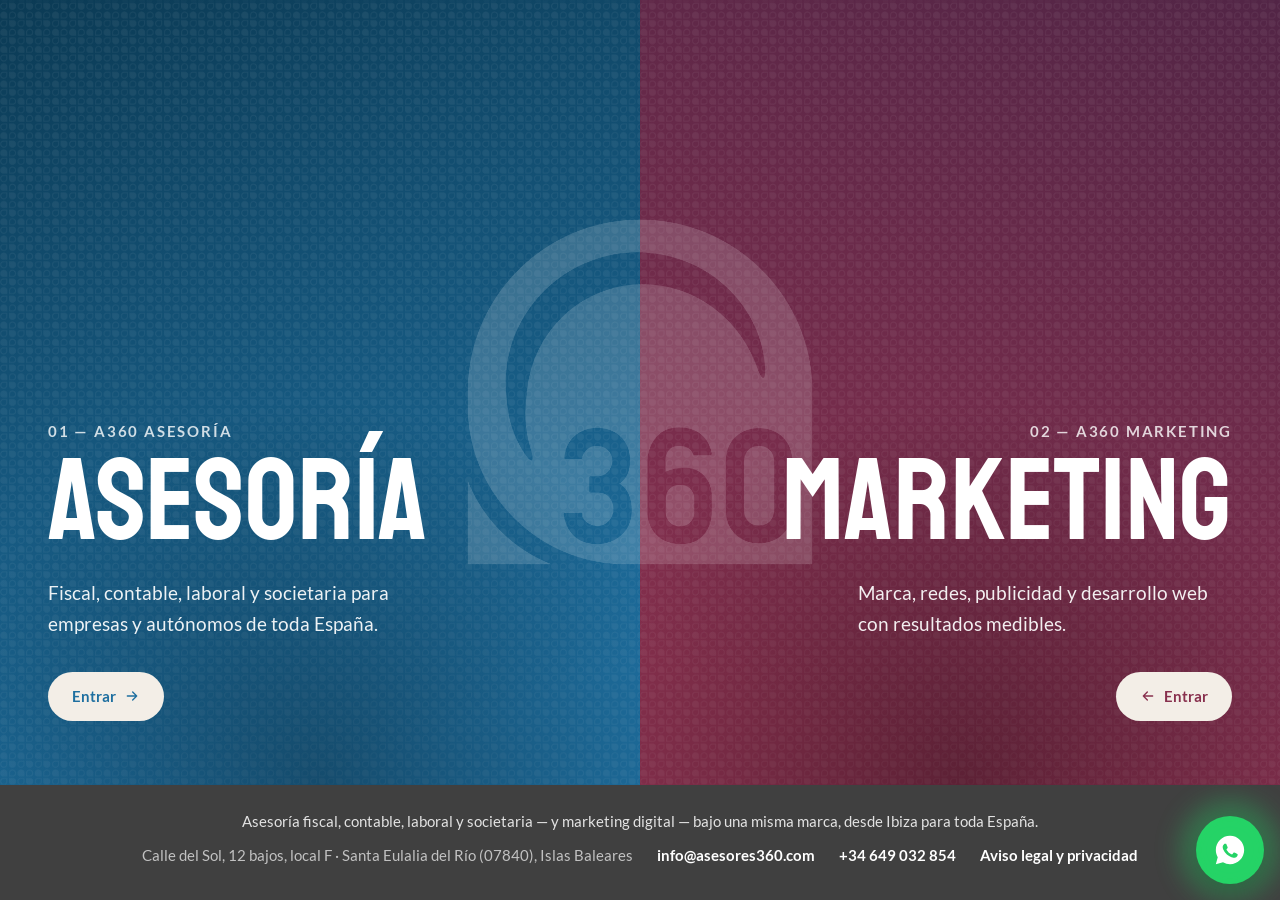
<file: index.html>
<!doctype html>
<html lang="es">
<head>
<meta charset="utf-8">
<meta name="viewport" content="width=device-width, initial-scale=1">
<title>A360 · Asesoría y Marketing en España</title>
<meta name="description" content="A360, con sede en Ibiza y clientes en toda España. Dos mundos bajo una misma marca: asesoría fiscal, contable y laboral, y marketing digital. Elige a cuál quieres entrar.">
<link rel="canonical" href="https://www.asesores360.com/">
<link rel="icon" href="/favicon.ico" sizes="any">
<link rel="icon" href="/assets/img/favicon-192.png" type="image/png">
<link rel="apple-touch-icon" href="/assets/img/favicon-180.png">
<meta name="theme-color" content="#E95117">
<meta property="og:type" content="website">
<meta property="og:site_name" content="A360">
<meta property="og:title" content="A360 · Asesoría y Marketing en España">
<meta property="og:description" content="Dos mundos bajo una misma marca: asesoría y marketing. Elige a cuál quieres entrar.">
<meta property="og:image" content="https://www.asesores360.com/assets/img/og-puerta.jpg">
<meta property="og:url" content="https://www.asesores360.com/">
<meta property="og:locale" content="es_ES">
<meta name="twitter:card" content="summary_large_image">
<meta name="twitter:title" content="A360 · Asesoría y Marketing en España">
<meta name="twitter:description" content="Dos mundos bajo una misma marca: asesoría y marketing. Elige a cuál quieres entrar.">
<meta name="twitter:image" content="https://www.asesores360.com/assets/img/og-puerta.jpg">
<link rel="stylesheet" href="/assets/css/base.css">
<link rel="stylesheet" href="/assets/css/puerta.css">
<script type="application/ld+json">
{
  "@context": "https://schema.org",
  "@type": "Organization",
  "@id": "https://www.asesores360.com/#organizacion",
  "name": "A360",
  "legalName": "A360 Ibiza Asesores, S.L.",
  "taxID": "B16615999",
  "url": "https://www.asesores360.com/",
  "email": "info@asesores360.com",
  "telephone": "+34971339488",
  "contactPoint": {
    "@type": "ContactPoint",
    "contactType": "customer service",
    "telephone": "+34971339488",
    "url": "https://wa.me/34649032854"
  },
  "address": {
    "@type": "PostalAddress",
    "streetAddress": "Calle del Sol, 12 bajos, local F",
    "addressLocality": "Santa Eulalia del Río",
    "postalCode": "07840",
    "addressRegion": "Islas Baleares",
    "addressCountry": "ES"
  },
  "subOrganization": [
    { "@id": "https://www.asesores360.com/asesoria/#negocio" },
    { "@id": "https://www.asesores360.com/marketing/#negocio" }
  ]
}
</script>
</head>
<body class="puerta">

<a class="saltar-contenido" href="#contenido">Saltar al contenido</a>

<!-- Dos mitades: Asesoría / Marketing -->
<main id="contenido">
  <h1 class="sr-solo">A360 — elige entre Asesoría o Marketing</h1>
  <div class="puerta-split">

    <div class="puerta-logo" aria-hidden="true">
      <img src="/assets/img/logo-a360-blanco.png" width="973" height="973" alt="">
    </div>

    <p class="puerta-lema puerta-lema--asesoria">¿Cómo quieres marcar tu camino de éxito?</p>
    <p class="puerta-lema puerta-lema--marketing">De invisible a inolvidable</p>

    <a class="puerta-mitad puerta-mitad--asesoria" href="/asesoria/">
      <div class="puerta-mitad__contenido">
        <span class="puerta-mitad__eyebrow">01 — A360 Asesoría</span>
        <span class="puerta-mitad__titulo">Asesoría</span>
        <p class="puerta-mitad__descripcion">Fiscal, contable, laboral y societaria para empresas y autónomos de toda España.</p>
        <span class="puerta-mitad__entrar">Entrar<svg aria-hidden="true" viewBox="0 0 24 24"><path d="M5 12h14M13 6l6 6-6 6"/></svg></span>
      </div>
    </a>

    <a class="puerta-mitad puerta-mitad--marketing" href="/marketing/">
      <div class="puerta-mitad__contenido">
        <span class="puerta-mitad__eyebrow">02 — A360 Marketing</span>
        <span class="puerta-mitad__titulo">Marketing</span>
        <p class="puerta-mitad__descripcion">Marca, redes, publicidad y desarrollo web con resultados medibles.</p>
        <span class="puerta-mitad__entrar">Entrar<svg aria-hidden="true" viewBox="0 0 24 24"><path d="M19 12H5M11 6l-6 6 6 6"/></svg></span>
      </div>
    </a>

  </div>
</main>

<!-- Footer -->
<footer class="puerta-pie">
  <span class="puerta-pie__resumen">Asesoría fiscal, contable, laboral y societaria — y marketing digital — bajo una misma marca, desde Ibiza para toda España.</span>
  <span>Calle del Sol, 12 bajos, local F · Santa Eulalia del Río (07840), Islas Baleares</span>
  <a href="mailto:info@asesores360.com">info@asesores360.com</a>
  <a href="https://wa.me/34649032854" target="_blank" rel="noopener">+34 649 032 854</a>
  <a href="/legal.html">Aviso legal y privacidad</a>
</footer>

<!-- Botón flotante de WhatsApp -->
<a class="whatsapp-flotante" href="https://wa.me/34649032854?text=Hola%2C%20escribo%20desde%20la%20web%20de%20A360" target="_blank" rel="noopener" aria-label="Escríbenos por WhatsApp">
  <svg viewBox="0 0 24 24" aria-hidden="true"><path fill="#fff" d="M12 2C6.48 2 2 6.48 2 12c0 1.85.5 3.58 1.35 5.08L2 22l5.06-1.32A9.94 9.94 0 0 0 12 22c5.52 0 10-4.48 10-10S17.52 2 12 2Zm5.2 14.2c-.22.6-1.28 1.15-1.76 1.2-.45.06-1 .09-1.62-.1a13 13 0 0 1-1.48-.55c-2.6-1.12-4.3-3.75-4.43-3.92-.13-.17-1.06-1.41-1.06-2.69s.67-1.9.9-2.16c.24-.26.52-.32.7-.32l.5.01c.16 0 .37-.06.58.44.22.52.74 1.8.8 1.93.06.13.1.28.02.45-.08.17-.13.28-.26.43l-.39.46c-.13.13-.26.27-.11.53.15.26.67 1.11 1.44 1.8.99.89 1.83 1.16 2.09 1.29.26.13.41.11.56-.07.16-.17.65-.76.83-1.02.17-.26.35-.22.58-.13.24.09 1.52.72 1.78.85.26.13.43.2.5.3.06.11.06.62-.16 1.22Z"/></svg>
</a>

<script src="/assets/js/app.js" defer></script>
</body>
</html>
</file>
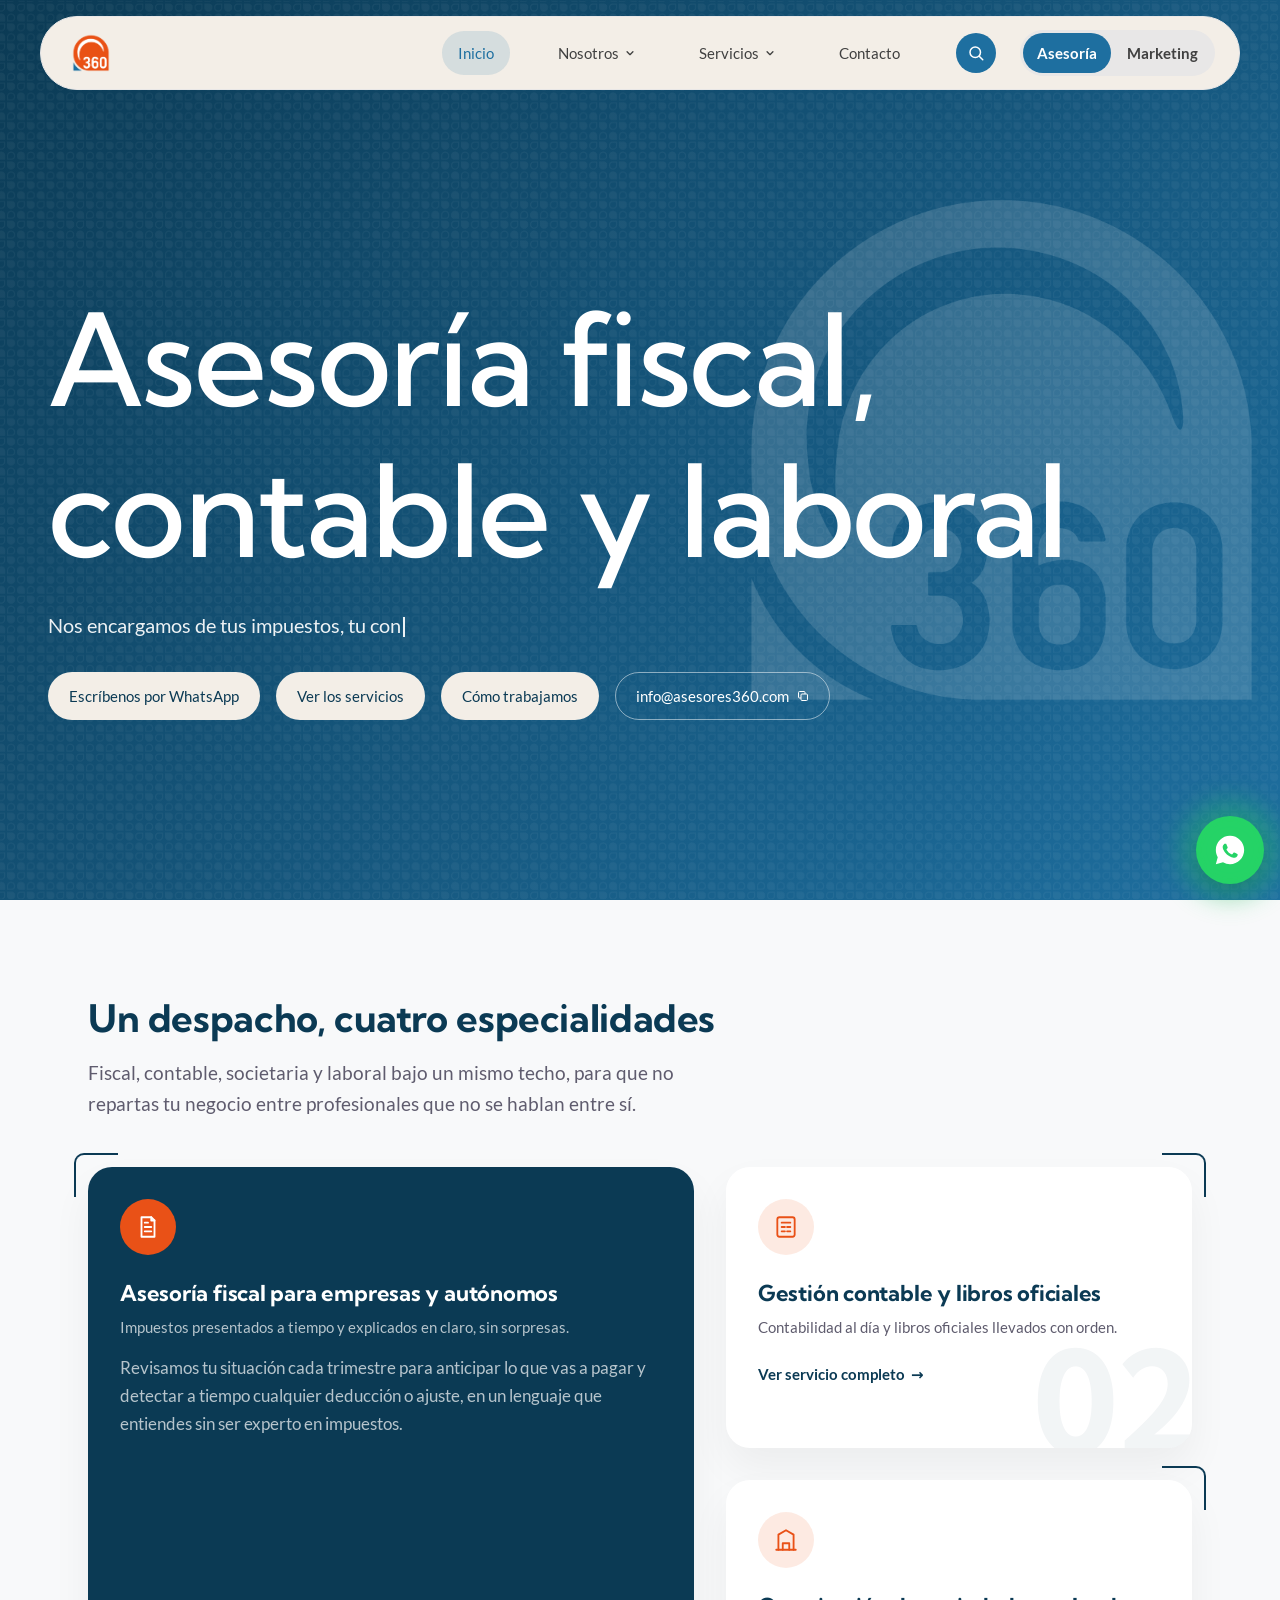
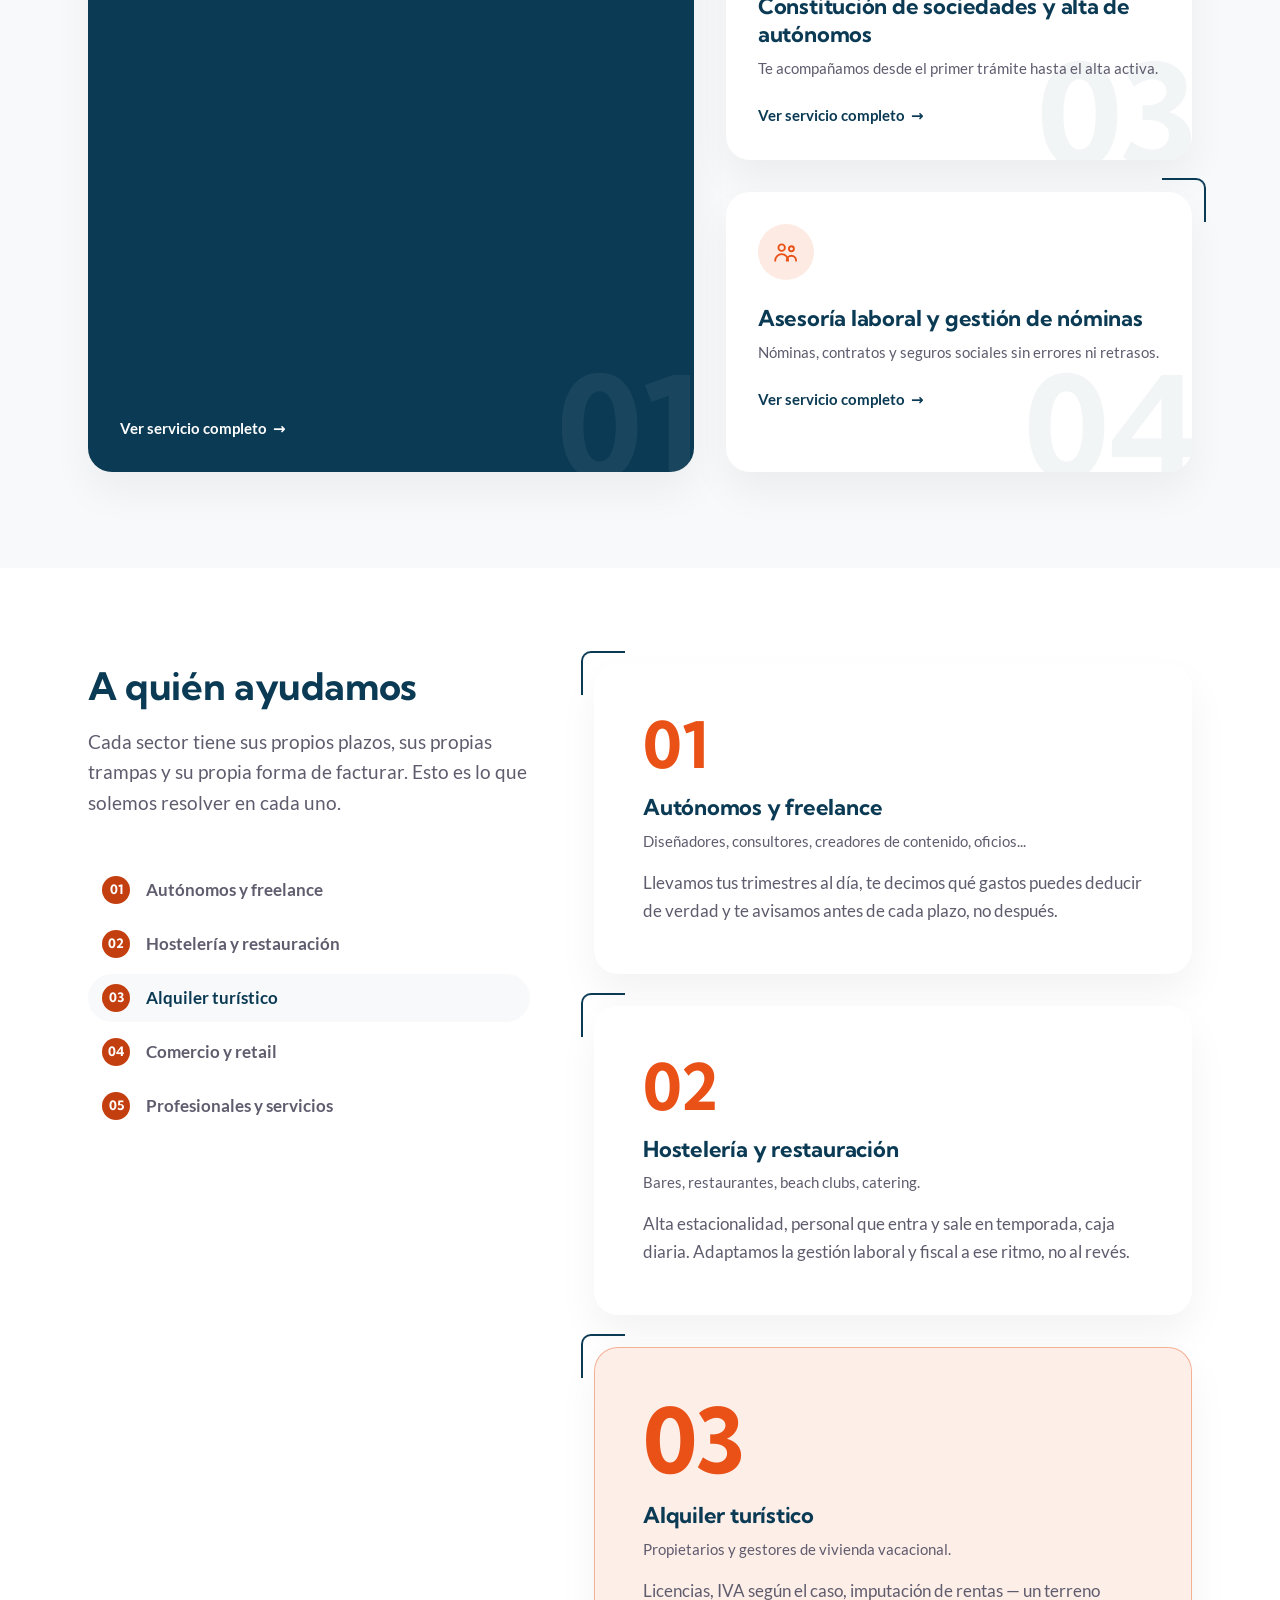
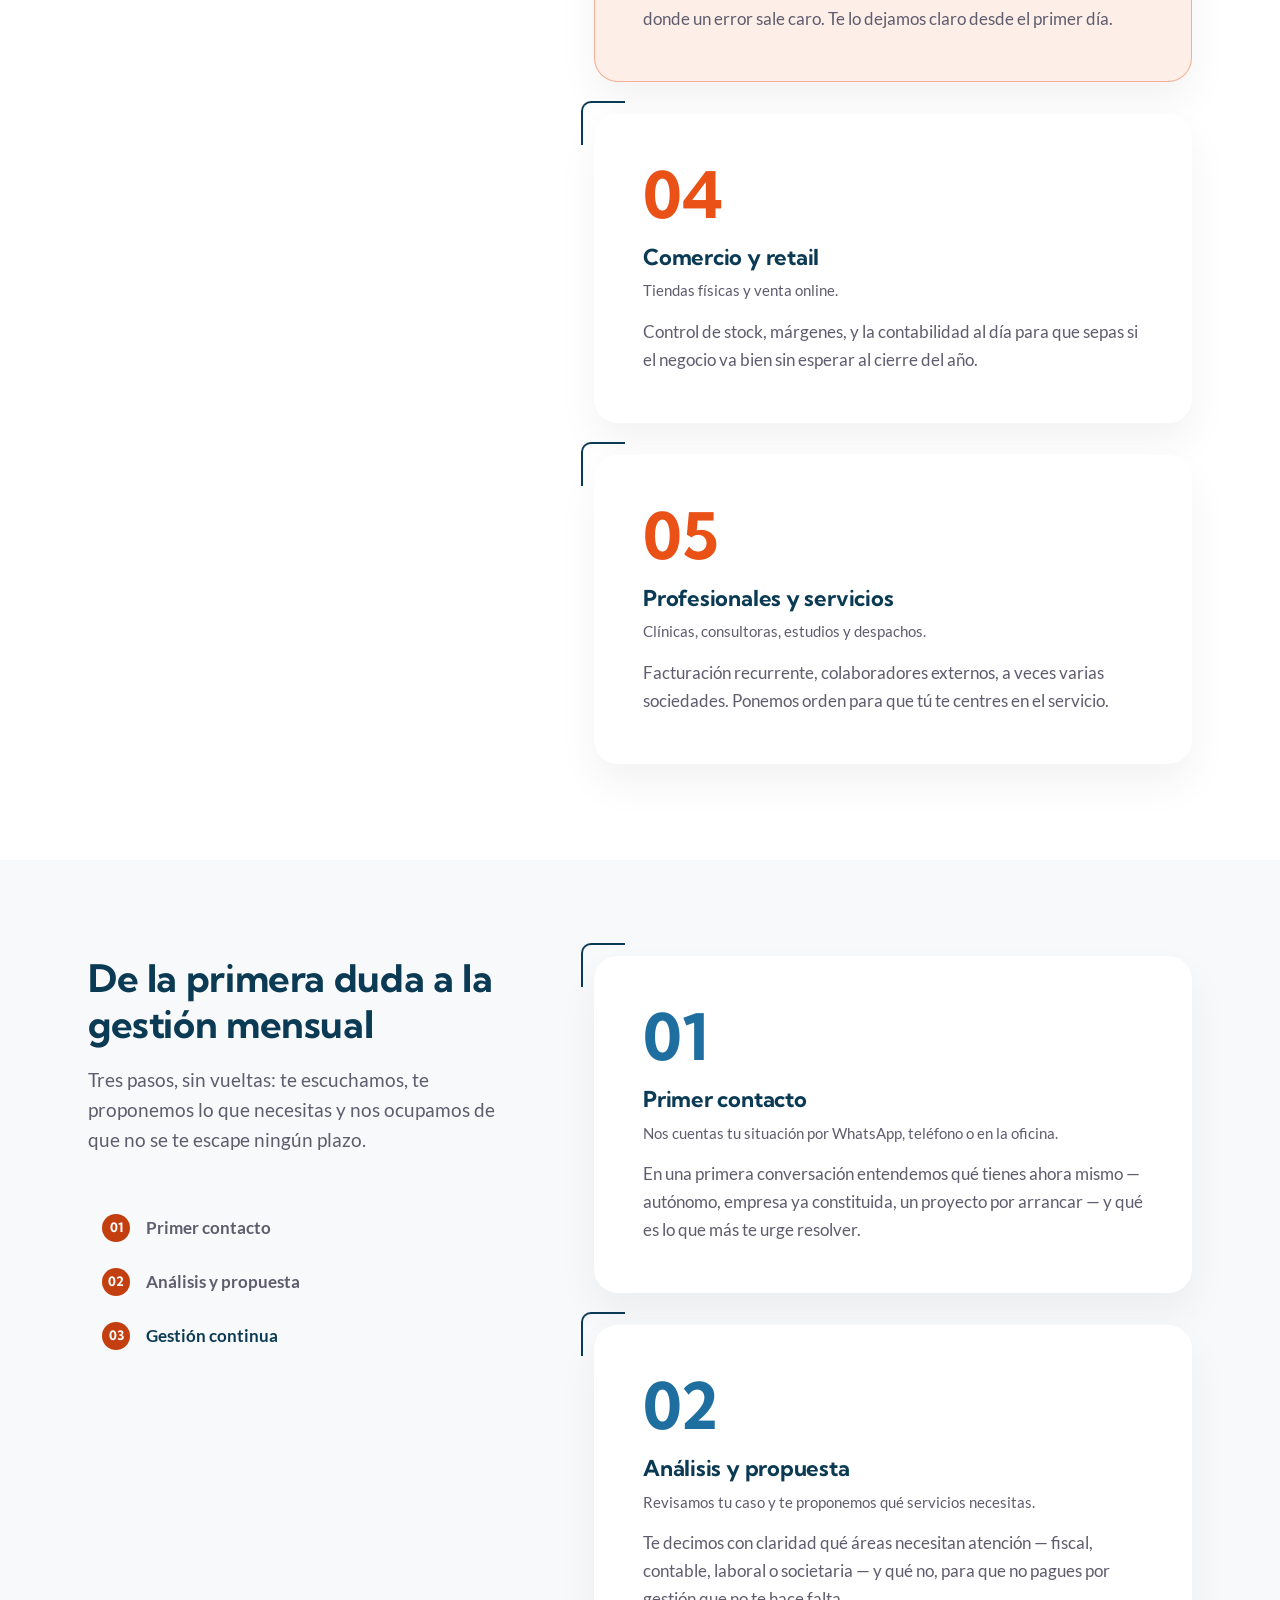
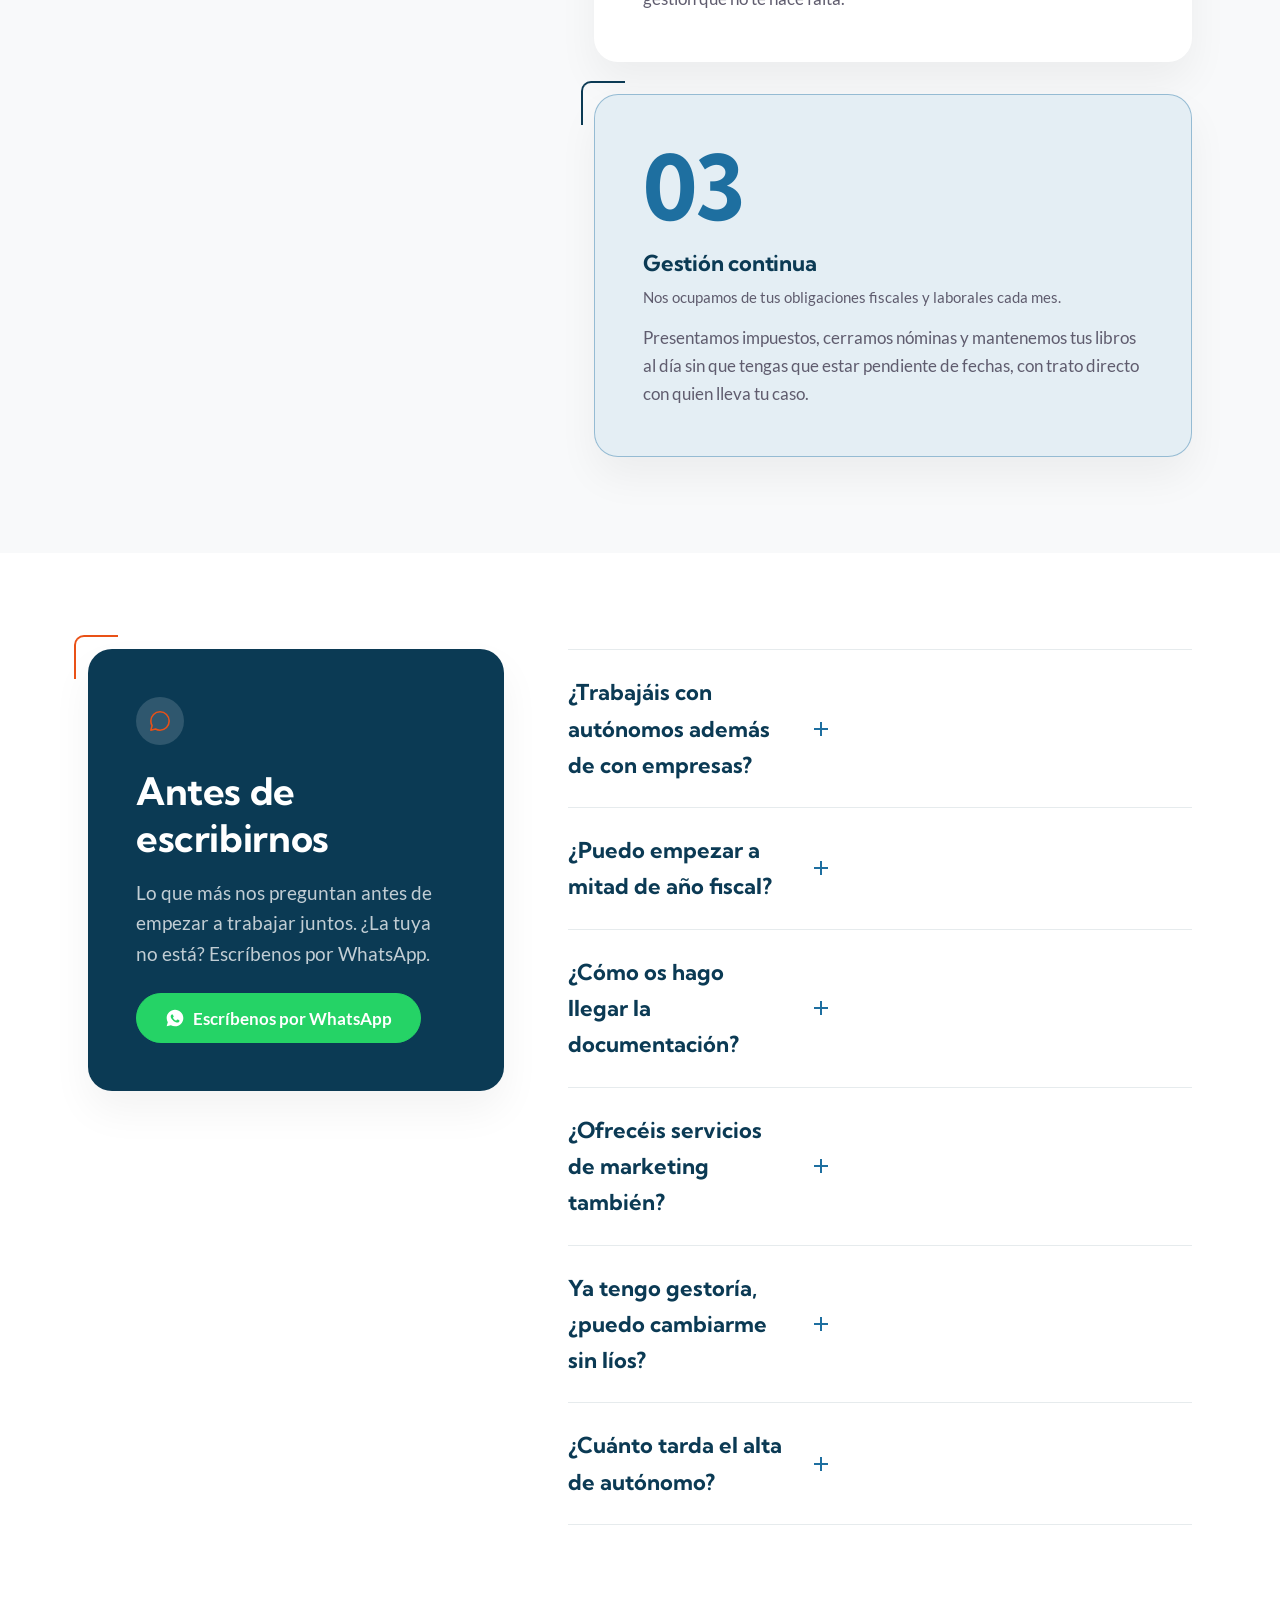
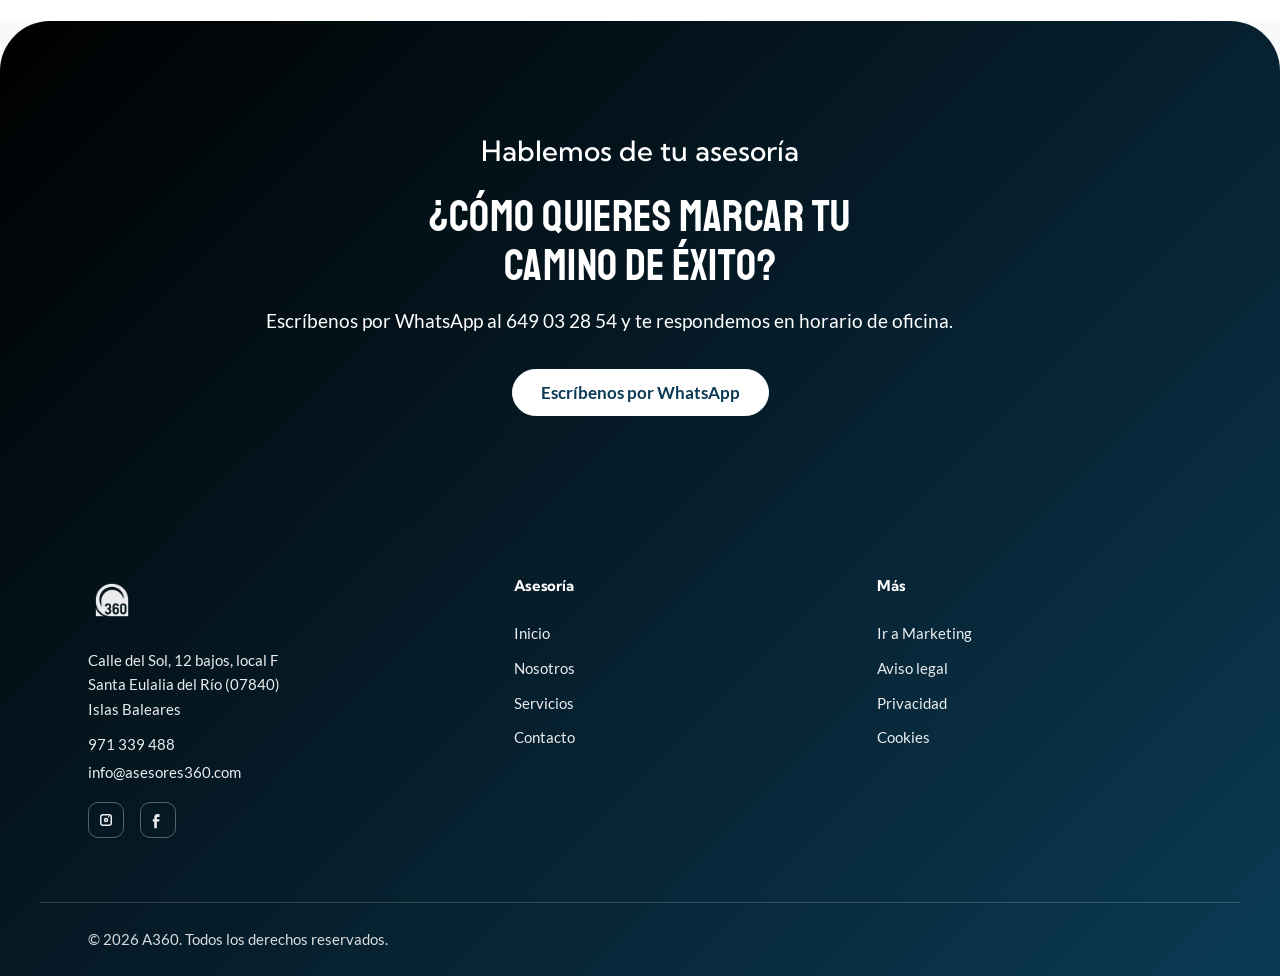
<file: asesoria/index.html>
<!doctype html>
<html lang="es">
<head>
<meta charset="utf-8">
<meta name="viewport" content="width=device-width, initial-scale=1">
<title>Asesoría fiscal, contable y laboral en España | A360</title>
<meta name="description" content="Asesoría fiscal, contable, laboral y de constitución de sociedades para autónomos y empresas de toda España, con sede en Ibiza. Escríbenos por WhatsApp o consulta nuestros servicios.">
<link rel="canonical" href="https://www.asesores360.com/asesoria/">
<link rel="icon" href="/favicon.ico" sizes="any">
<link rel="icon" href="/assets/img/favicon-192.png" type="image/png">
<link rel="apple-touch-icon" href="/assets/img/favicon-180.png">
<meta name="theme-color" content="#E95117">
<meta property="og:type" content="website">
<meta property="og:site_name" content="A360 Asesoría">
<meta property="og:title" content="Asesoría fiscal, contable y laboral en España | A360">
<meta property="og:description" content="Asesoría fiscal, contable, laboral y de constitución de sociedades para toda España, con sede en Ibiza.">
<meta property="og:image" content="https://www.asesores360.com/assets/img/og-asesoria.jpg">
<meta property="og:url" content="https://www.asesores360.com/asesoria/">
<meta property="og:locale" content="es_ES">
<meta name="twitter:card" content="summary_large_image">
<meta name="twitter:title" content="Asesoría fiscal, contable y laboral en España | A360">
<meta name="twitter:description" content="Asesoría fiscal, contable, laboral y de constitución de sociedades para toda España, con sede en Ibiza.">
<meta name="twitter:image" content="https://www.asesores360.com/assets/img/og-asesoria.jpg">
<link rel="stylesheet" href="/assets/css/base.css">
<link rel="stylesheet" href="/assets/css/asesoria.css">
<script type="application/ld+json">
{
  "@context": "https://schema.org",
  "@type": "AccountingService",
  "@id": "https://www.asesores360.com/asesoria/#negocio",
  "parentOrganization": { "@id": "https://www.asesores360.com/#organizacion" },
  "name": "A360 Asesoría",
  "legalName": "A360 Ibiza Asesores, S.L.",
  "taxID": "B16615999",
  "image": "https://www.asesores360.com/assets/img/og-asesoria.jpg",
  "email": "info@asesores360.com",
  "telephone": "+34971339488",
  "contactPoint": {
    "@type": "ContactPoint",
    "contactType": "customer service",
    "telephone": "+34971339488",
    "url": "https://wa.me/34649032854"
  },
  "url": "https://www.asesores360.com/asesoria/",
  "areaServed": { "@type": "Country", "name": "España" },
  "address": {
    "@type": "PostalAddress",
    "streetAddress": "Calle del Sol, 12 bajos, local F",
    "addressLocality": "Santa Eulalia del Río",
    "postalCode": "07840",
    "addressRegion": "Islas Baleares",
    "addressCountry": "ES"
  }
}
</script>
<script type="application/ld+json">
{
  "@context": "https://schema.org",
  "@type": "FAQPage",
  "mainEntity": [
    {
      "@type": "Question",
      "name": "¿Trabajáis con autónomos además de con empresas?",
      "acceptedAnswer": { "@type": "Answer", "text": "Sí, llevamos la gestión fiscal y laboral tanto de autónomos como de empresas." }
    },
    {
      "@type": "Question",
      "name": "¿Puedo empezar a mitad de año fiscal?",
      "acceptedAnswer": { "@type": "Answer", "text": "Sí. Revisamos tu situación actual y continuamos la gestión desde donde esté." }
    },
    {
      "@type": "Question",
      "name": "¿Cómo os hago llegar la documentación?",
      "acceptedAnswer": { "@type": "Answer", "text": "Por correo, WhatsApp o en persona en la oficina de Santa Eulalia del Río." }
    },
    {
      "@type": "Question",
      "name": "¿Ofrecéis servicios de marketing también?",
      "acceptedAnswer": { "@type": "Answer", "text": "Sí, a través de A360 Marketing, nuestra división especializada." }
    },
    {
      "@type": "Question",
      "name": "Ya tengo gestoría, ¿puedo cambiarme sin líos?",
      "acceptedAnswer": { "@type": "Answer", "text": "Sí. Nos ocupamos de pedir el traspaso de tu documentación a la gestoría anterior; tú no tienes que hacer nada más que avisarnos." }
    },
    {
      "@type": "Question",
      "name": "¿Cuánto tarda el alta de autónomo?",
      "acceptedAnswer": { "@type": "Answer", "text": "Normalmente en un solo día hábil, si la documentación está completa." }
    }
  ]
}
</script>
<script type="application/ld+json">
{
  "@context": "https://schema.org",
  "@type": "BreadcrumbList",
  "itemListElement": [
    { "@type": "ListItem", "position": 1, "name": "Inicio", "item": "https://www.asesores360.com/" },
    { "@type": "ListItem", "position": 2, "name": "Asesoría", "item": "https://www.asesores360.com/asesoria/" }
  ]
}
</script>
</head>
<body class="asesoria">

<a class="saltar-contenido" href="#contenido">Saltar al contenido</a>

<!-- Nav -->
<div class="nav-flotante-envoltorio">
  <div class="nav-flotante">
    <a class="nav-flotante__logo" href="/asesoria/" aria-label="A360 Asesoría — inicio">
      <img class="nav-flotante__logo-img--color" src="/assets/img/logo-a360.png" width="973" height="973" alt="A360 Asesoría" loading="eager">
      <img class="nav-flotante__logo-img--blanco" src="/assets/img/logo-a360-blanco.png" width="973" height="973" alt="A360 Asesoría" loading="eager">
    </a>
    <div class="nav-flotante__derecha">
      <nav class="nav-flotante__nav" aria-label="Principal">
      <a href="/asesoria/" aria-current="page">Inicio</a>
      <div class="desplegable">
        <button class="desplegable__boton" type="button" aria-expanded="false" aria-haspopup="true" aria-controls="submenu-nosotros">
          Nosotros
          <svg class="desplegable__flecha" width="10" height="10" viewBox="0 0 12 12" aria-hidden="true"><path d="M2.5 4.5 6 8l3.5-3.5" fill="none" stroke="currentColor" stroke-width="1.6" stroke-linecap="round" stroke-linejoin="round"/></svg>
        </button>
        <div class="desplegable__panel" id="submenu-nosotros">
          <div class="desplegable__panel__interior">
            <a href="/asesoria/nosotros.html">Quiénes somos</a>
            <a href="/asesoria/nosotros.html#equipo">Nuestro equipo</a>
            <a href="/asesoria/nosotros.html#valores">Valores</a>
            <a href="/asesoria/nosotros.html#donde-estamos">Dónde estamos</a>
          </div>
        </div>
      </div>
      <div class="desplegable">
        <button class="desplegable__boton" type="button" aria-expanded="false" aria-haspopup="true" aria-controls="submenu-servicios">
          Servicios
          <svg class="desplegable__flecha" width="10" height="10" viewBox="0 0 12 12" aria-hidden="true"><path d="M2.5 4.5 6 8l3.5-3.5" fill="none" stroke="currentColor" stroke-width="1.6" stroke-linecap="round" stroke-linejoin="round"/></svg>
        </button>
        <div class="desplegable__panel" id="submenu-servicios">
          <div class="desplegable__panel__interior">
            <a href="/asesoria/servicios.html">Todos los servicios</a>
            <a href="/asesoria/servicios.html#fiscal">Asesoría fiscal</a>
            <a href="/asesoria/servicios.html#contable">Gestión contable</a>
            <a href="/asesoria/servicios.html#societaria">Constitución de sociedades</a>
            <a href="/asesoria/servicios.html#laboral">Asesoría laboral</a>
          </div>
        </div>
      </div>
      <a href="/asesoria/contacto.html">Contacto</a>
      </nav>
      <button class="busqueda-boton" type="button" data-busqueda-abrir aria-label="Buscar en la web">
        <svg width="18" height="18" viewBox="0 0 24 24" aria-hidden="true" fill="none" stroke-width="2" stroke-linecap="round" stroke-linejoin="round"><circle cx="11" cy="11" r="7"/><path d="m21 21-4.35-4.35"/></svg>
      </button>
      <div class="cambio-mundo-toggle cambio-mundo-toggle--nav" role="group" aria-label="Cambiar entre A360 Asesoría y A360 Marketing">
        <a href="/asesoria/" class="cambio-mundo-toggle__opcion cambio-mundo-toggle__opcion--asesoria" aria-current="true">Asesoría</a>
        <a href="/marketing/" class="cambio-mundo-toggle__opcion cambio-mundo-toggle__opcion--marketing">Marketing</a>
      </div>
      <button class="nav-flotante__movil-abrir" data-menu-abrir aria-expanded="false" aria-controls="menu-movil" aria-label="Abrir menú">
        <svg width="20" height="20" viewBox="0 0 24 24" aria-hidden="true"><rect y="5" width="24" height="2"/><rect y="11" width="24" height="2"/><rect y="17" width="24" height="2"/></svg>
      </button>
    </div>
  </div>
</div>

<!-- Menú móvil -->
<div class="menu-movil" id="menu-movil" data-abierto="false">
  <div class="menu-movil__cabecera">
    <span></span>
    <button class="menu-movil__cerrar" data-menu-cerrar aria-label="Cerrar menú">
      <svg width="24" height="24" viewBox="0 0 24 24" aria-hidden="true"><rect x="3" y="10.5" width="18" height="2" transform="rotate(45 12 12)" style="fill:var(--gris-tinta)"/><rect x="3" y="10.5" width="18" height="2" transform="rotate(-45 12 12)" style="fill:var(--gris-tinta)"/></svg>
    </button>
  </div>
  <nav class="menu-movil__nav" aria-label="Principal móvil">
    <a href="/asesoria/">Inicio</a>
    <div class="desplegable">
      <button class="desplegable__boton" type="button" aria-expanded="false" aria-haspopup="true" aria-controls="submenu-nosotros-m">
        Nosotros
        <svg class="desplegable__flecha" width="14" height="14" viewBox="0 0 12 12" aria-hidden="true"><path d="M2.5 4.5 6 8l3.5-3.5" fill="none" stroke="currentColor" stroke-width="1.6" stroke-linecap="round" stroke-linejoin="round"/></svg>
      </button>
      <div class="desplegable__panel" id="submenu-nosotros-m">
        <a href="/asesoria/nosotros.html">Quiénes somos</a>
        <a href="/asesoria/nosotros.html#equipo">Nuestro equipo</a>
        <a href="/asesoria/nosotros.html#valores">Valores</a>
        <a href="/asesoria/nosotros.html#donde-estamos">Dónde estamos</a>
      </div>
    </div>
    <div class="desplegable">
      <button class="desplegable__boton" type="button" aria-expanded="false" aria-haspopup="true" aria-controls="submenu-servicios-m">
        Servicios
        <svg class="desplegable__flecha" width="14" height="14" viewBox="0 0 12 12" aria-hidden="true"><path d="M2.5 4.5 6 8l3.5-3.5" fill="none" stroke="currentColor" stroke-width="1.6" stroke-linecap="round" stroke-linejoin="round"/></svg>
      </button>
      <div class="desplegable__panel" id="submenu-servicios-m">
        <a href="/asesoria/servicios.html">Todos los servicios</a>
        <a href="/asesoria/servicios.html#fiscal">Asesoría fiscal</a>
        <a href="/asesoria/servicios.html#contable">Gestión contable</a>
        <a href="/asesoria/servicios.html#societaria">Constitución de sociedades</a>
        <a href="/asesoria/servicios.html#laboral">Asesoría laboral</a>
      </div>
    </div>
    <a href="/asesoria/contacto.html">Contacto</a>
    <div class="cambio-mundo-toggle" role="group" aria-label="Cambiar entre A360 Asesoría y A360 Marketing">
      <a href="/asesoria/" class="cambio-mundo-toggle__opcion cambio-mundo-toggle__opcion--asesoria" aria-current="true">Asesoría</a>
      <a href="/marketing/" class="cambio-mundo-toggle__opcion cambio-mundo-toggle__opcion--marketing">Marketing</a>
    </div>
  </nav>
</div>

<!-- Búsqueda -->
<div class="busqueda-overlay" id="busqueda-overlay" data-abierto="false">
  <div class="busqueda-panel" role="dialog" aria-modal="true" aria-label="Buscar en la web">
    <div class="busqueda-panel__cabecera">
      <svg class="busqueda-panel__icono" width="20" height="20" viewBox="0 0 24 24" aria-hidden="true" fill="none" stroke-width="2" stroke-linecap="round" stroke-linejoin="round"><circle cx="11" cy="11" r="7"/><path d="m21 21-4.35-4.35"/></svg>
      <input class="busqueda-panel__input" type="search" id="busqueda-input" placeholder="Buscar páginas, servicios..." autocomplete="off" aria-label="Buscar en la web" role="combobox" aria-expanded="true" aria-autocomplete="list" aria-controls="busqueda-resultados">
      <button class="busqueda-panel__cerrar" type="button" data-busqueda-cerrar aria-label="Cerrar búsqueda">
        <svg width="18" height="18" viewBox="0 0 24 24" aria-hidden="true" fill="none" stroke-width="2" stroke-linecap="round" stroke-linejoin="round"><path d="M6 6l12 12M18 6 6 18"/></svg>
      </button>
    </div>
    <ul class="busqueda-panel__resultados" id="busqueda-resultados" role="listbox" aria-label="Resultados de búsqueda"></ul>
    <p class="busqueda-panel__vacio" id="busqueda-vacio" hidden>Sin resultados. Probá con otra palabra.</p>
  </div>
</div>

<main id="contenido">

<!-- Hero -->

  <section class="asesoria-hero">
    <div class="asesoria-hero__fondo" aria-hidden="true">
      <img class="asesoria-hero__fondo-logo" src="/assets/img/logo-a360-blanco.png" width="973" height="973" alt="">
    </div>
    <h1 class="asesoria-hero__titulo reveal">Asesoría fiscal,<br>contable y laboral</h1>
    <p class="asesoria-hero__linea asesoria-hero__linea--maquina" data-texto-maquina="Nos encargamos de tus impuestos, tu contabilidad y la gestión laboral de tu empresa o tu alta de autónomo, para que tú te concentres en hacer crecer tu negocio y no en el papeleo."><span class="asesoria-hero__cursor" aria-hidden="true"></span></p>
    <div class="asesoria-hero__pildoras reveal">
      <a class="pildora-a" href="https://wa.me/34649032854?text=Hola%2C%20escribo%20desde%20la%20web%20de%20A360%20Asesor%C3%ADa" target="_blank" rel="noopener">Escríbenos por WhatsApp</a>
      <a class="pildora-a" href="/asesoria/servicios.html">Ver los servicios</a>
      <a class="pildora-a" href="/asesoria/#como-trabajamos">Cómo trabajamos</a>
      <button class="pildora-a pildora-a--contorno" type="button" data-copiar-correo="info@asesores360.com">
        <span>info@asesores360.com</span>
        <svg width="12" height="12" viewBox="0 0 24 24" fill="none" aria-hidden="true"><rect x="8" y="8" width="13" height="13" rx="2" stroke="currentColor" stroke-width="2"/><path d="M16 8V5a2 2 0 0 0-2-2H5a2 2 0 0 0-2 2v9a2 2 0 0 0 2 2h3" stroke="currentColor" stroke-width="2"/></svg>
      </button>
    </div>
  </section>

  <section class="banda banda-gris" id="que-hacemos">
    <div class="contenedor">
      <h2 class="reveal">Un despacho, cuatro especialidades</h2>
      <p class="cuerpo-lg reveal" style="margin-top:var(--e-2);max-width:56ch">Fiscal, contable, societaria y laboral bajo un mismo techo, para que no repartas tu negocio entre profesionales que no se hablan entre sí.</p>
      <div class="bento-servicios" style="margin-top:var(--e-5)">
        <div class="servicio-grande servicio-grande--destacado reveal">
          <div class="servicio-grande__interior">
            <span class="servicio-grande__icono" aria-hidden="true">
              <svg viewBox="0 0 24 24"><path d="M6 3h9l3 3v15H6V3Z"/><path d="M15 3v3h3"/><path d="M9 12h6M9 16h6M9 8h3"/></svg>
            </span>
            <h3>Asesoría fiscal para empresas y autónomos</h3>
            <p class="menor">Impuestos presentados a tiempo y explicados en claro, sin sorpresas.</p>
            <p class="servicio-grande__extra">Revisamos tu situación cada trimestre para anticipar lo que vas a pagar y detectar a tiempo cualquier deducción o ajuste, en un lenguaje que entiendes sin ser experto en impuestos.</p>
            <a class="servicio-grande__enlace" href="/asesoria/servicios.html#fiscal">Ver servicio completo <span aria-hidden="true">→</span></a>
          </div>
        </div>
        <div class="servicio-grande reveal">
          <div class="servicio-grande__interior">
            <span class="servicio-grande__icono" aria-hidden="true">
              <svg viewBox="0 0 24 24"><rect x="4" y="3" width="16" height="18" rx="2"/><path d="M8 8h8M8 12h3M13 12h3M8 16h3M13 16h3"/></svg>
            </span>
            <h3>Gestión contable y libros oficiales</h3>
            <p class="menor">Contabilidad al día y libros oficiales llevados con orden.</p>
            <a class="servicio-grande__enlace" href="/asesoria/servicios.html#contable">Ver servicio completo <span aria-hidden="true">→</span></a>
          </div>
        </div>
        <div class="servicio-grande reveal">
          <div class="servicio-grande__interior">
            <span class="servicio-grande__icono" aria-hidden="true">
              <svg viewBox="0 0 24 24"><path d="M3 21h18"/><path d="M5 21V7l7-4 7 4v14"/><path d="M9 21v-6h6v6"/></svg>
            </span>
            <h3>Constitución de sociedades y alta de autónomos</h3>
            <p class="menor">Te acompañamos desde el primer trámite hasta el alta activa.</p>
            <a class="servicio-grande__enlace" href="/asesoria/servicios.html#societaria">Ver servicio completo <span aria-hidden="true">→</span></a>
          </div>
        </div>
        <div class="servicio-grande reveal">
          <div class="servicio-grande__interior">
            <span class="servicio-grande__icono" aria-hidden="true">
              <svg viewBox="0 0 24 24"><circle cx="8" cy="8" r="3"/><path d="M2 20c0-3.3 2.7-6 6-6s6 2.7 6 6"/><circle cx="17" cy="9" r="2.3"/><path d="M12.7 20c0-2.5 1.9-4.5 4.3-4.5s4.3 2 4.3 4.5"/></svg>
            </span>
            <h3>Asesoría laboral y gestión de nóminas</h3>
            <p class="menor">Nóminas, contratos y seguros sociales sin errores ni retrasos.</p>
            <a class="servicio-grande__enlace" href="/asesoria/servicios.html#laboral">Ver servicio completo <span aria-hidden="true">→</span></a>
          </div>
        </div>
      </div>
    </div>
  </section>

  <section class="banda banda-blanca" id="sectores">
    <div class="contenedor proceso__grid" data-scroll-activo>
      <div class="proceso__sticky">
        <h2 class="reveal">A quién ayudamos</h2>
        <p class="cuerpo-lg reveal" style="margin-top:var(--e-2)">Cada sector tiene sus propios plazos, sus propias trampas y su propia forma de facturar. Esto es lo que solemos resolver en cada uno.</p>
        <ol class="proceso__progreso" aria-hidden="true">
          <li class="proceso__marcador proceso__marcador--activo" data-paso="1"><span class="proceso__marcador__numero">01</span>Autónomos y freelance</li>
          <li class="proceso__marcador" data-paso="2"><span class="proceso__marcador__numero">02</span>Hostelería y restauración</li>
          <li class="proceso__marcador" data-paso="3"><span class="proceso__marcador__numero">03</span>Alquiler turístico</li>
          <li class="proceso__marcador" data-paso="4"><span class="proceso__marcador__numero">04</span>Comercio y retail</li>
          <li class="proceso__marcador" data-paso="5"><span class="proceso__marcador__numero">05</span>Profesionales y servicios</li>
        </ol>
      </div>
      <div class="proceso__pasos">
        <article class="proceso__paso reveal" data-paso="1">
          <span class="proceso__paso__numero">01</span>
          <h3>Autónomos y freelance</h3>
          <p class="menor">Diseñadores, consultores, creadores de contenido, oficios...</p>
          <p class="proceso__paso__extra">Llevamos tus trimestres al día, te decimos qué gastos puedes deducir de verdad y te avisamos antes de cada plazo, no después.</p>
        </article>
        <article class="proceso__paso reveal" data-paso="2">
          <span class="proceso__paso__numero">02</span>
          <h3>Hostelería y restauración</h3>
          <p class="menor">Bares, restaurantes, beach clubs, catering.</p>
          <p class="proceso__paso__extra">Alta estacionalidad, personal que entra y sale en temporada, caja diaria. Adaptamos la gestión laboral y fiscal a ese ritmo, no al revés.</p>
        </article>
        <article class="proceso__paso reveal" data-paso="3">
          <span class="proceso__paso__numero">03</span>
          <h3>Alquiler turístico</h3>
          <p class="menor">Propietarios y gestores de vivienda vacacional.</p>
          <p class="proceso__paso__extra">Licencias, IVA según el caso, imputación de rentas — un terreno donde un error sale caro. Te lo dejamos claro desde el primer día.</p>
        </article>
        <article class="proceso__paso reveal" data-paso="4">
          <span class="proceso__paso__numero">04</span>
          <h3>Comercio y retail</h3>
          <p class="menor">Tiendas físicas y venta online.</p>
          <p class="proceso__paso__extra">Control de stock, márgenes, y la contabilidad al día para que sepas si el negocio va bien sin esperar al cierre del año.</p>
        </article>
        <article class="proceso__paso reveal" data-paso="5">
          <span class="proceso__paso__numero">05</span>
          <h3>Profesionales y servicios</h3>
          <p class="menor">Clínicas, consultoras, estudios y despachos.</p>
          <p class="proceso__paso__extra">Facturación recurrente, colaboradores externos, a veces varias sociedades. Ponemos orden para que tú te centres en el servicio.</p>
        </article>
      </div>
    </div>
  </section>

  <section class="banda banda-gris" id="como-trabajamos">
    <div class="contenedor proceso__grid" data-scroll-activo>
      <div class="proceso__sticky">
        <h2 class="reveal">De la primera duda a la gestión mensual</h2>
        <p class="cuerpo-lg reveal" style="margin-top:var(--e-2)">Tres pasos, sin vueltas: te escuchamos, te proponemos lo que necesitas y nos ocupamos de que no se te escape ningún plazo.</p>
        <ol class="proceso__progreso" aria-hidden="true">
          <li class="proceso__marcador proceso__marcador--activo" data-paso="1"><span class="proceso__marcador__numero">01</span>Primer contacto</li>
          <li class="proceso__marcador" data-paso="2"><span class="proceso__marcador__numero">02</span>Análisis y propuesta</li>
          <li class="proceso__marcador" data-paso="3"><span class="proceso__marcador__numero">03</span>Gestión continua</li>
        </ol>
      </div>
      <div class="proceso__pasos">
        <article class="proceso__paso reveal" data-paso="1">
          <span class="proceso__paso__numero">01</span>
          <h3>Primer contacto</h3>
          <p class="menor">Nos cuentas tu situación por WhatsApp, teléfono o en la oficina.</p>
          <p class="proceso__paso__extra">En una primera conversación entendemos qué tienes ahora mismo — autónomo, empresa ya constituida, un proyecto por arrancar — y qué es lo que más te urge resolver.</p>
        </article>
        <article class="proceso__paso reveal" data-paso="2">
          <span class="proceso__paso__numero">02</span>
          <h3>Análisis y propuesta</h3>
          <p class="menor">Revisamos tu caso y te proponemos qué servicios necesitas.</p>
          <p class="proceso__paso__extra">Te decimos con claridad qué áreas necesitan atención — fiscal, contable, laboral o societaria — y qué no, para que no pagues por gestión que no te hace falta.</p>
        </article>
        <article class="proceso__paso reveal" data-paso="3">
          <span class="proceso__paso__numero">03</span>
          <h3>Gestión continua</h3>
          <p class="menor">Nos ocupamos de tus obligaciones fiscales y laborales cada mes.</p>
          <p class="proceso__paso__extra">Presentamos impuestos, cerramos nóminas y mantenemos tus libros al día sin que tengas que estar pendiente de fechas, con trato directo con quien lleva tu caso.</p>
        </article>
      </div>
    </div>
  </section>

  <section class="banda banda-blanca">
    <div class="contenedor faq-grid">
      <div class="faq-grid__intro reveal">
        <span class="faq-grid__intro__icono" aria-hidden="true">
          <svg viewBox="0 0 24 24" fill="none" stroke="var(--naranja)" stroke-width="1.7" stroke-linecap="round" stroke-linejoin="round"><path d="M12 2C6.48 2 2 6.48 2 12c0 1.85.5 3.58 1.35 5.08L2 22l5.06-1.32A9.94 9.94 0 0 0 12 22c5.52 0 10-4.48 10-10S17.52 2 12 2Z"/></svg>
        </span>
        <h2>Antes de escribirnos</h2>
        <p class="cuerpo-lg" style="margin-top:var(--e-2);max-width:34ch">Lo que más nos preguntan antes de empezar a trabajar juntos. ¿La tuya no está? Escríbenos por WhatsApp.</p>
        <a class="boton boton-oscuro faq-grid__whatsapp" href="https://wa.me/34649032854?text=Hola%2C%20escribo%20desde%20la%20web%20de%20A360%20Asesor%C3%ADa" target="_blank" rel="noopener">
          <svg viewBox="0 0 24 24" aria-hidden="true"><path d="M12 2C6.48 2 2 6.48 2 12c0 1.85.5 3.58 1.35 5.08L2 22l5.06-1.32A9.94 9.94 0 0 0 12 22c5.52 0 10-4.48 10-10S17.52 2 12 2Zm5.2 14.2c-.22.6-1.28 1.15-1.76 1.2-.45.06-1 .09-1.62-.1a13 13 0 0 1-1.48-.55c-2.6-1.12-4.3-3.75-4.43-3.92-.13-.17-1.06-1.41-1.06-2.69s.67-1.9.9-2.16c.24-.26.52-.32.7-.32l.5.01c.16 0 .37-.06.58.44.22.52.74 1.8.8 1.93.06.13.1.28.02.45-.08.17-.13.28-.26.43l-.39.46c-.13.13-.26.27-.11.53.15.26.67 1.11 1.44 1.8.99.89 1.83 1.16 2.09 1.29.26.13.41.11.56-.07.16-.17.65-.76.83-1.02.17-.26.35-.22.58-.13.24.09 1.52.72 1.78.85.26.13.43.2.5.3.06.11.06.62-.16 1.22Z"/></svg>
          Escríbenos por WhatsApp
        </a>
      </div>
      <div class="faq">
        <div class="acordeon__item">
          <button class="acordeon__pregunta" aria-expanded="false" aria-controls="faq-1" id="faq-1-boton"><span>¿Trabajáis con autónomos además de con empresas?</span><span class="acordeon__pregunta__icono" aria-hidden="true"></span></button>
          <div class="acordeon__respuesta" id="faq-1" role="region" aria-labelledby="faq-1-boton">
            <div class="acordeon__respuesta__interior">
              <p class="menor">Sí, llevamos la gestión fiscal y laboral tanto de autónomos como de empresas.</p>
            </div>
          </div>
        </div>
        <div class="acordeon__item">
          <button class="acordeon__pregunta" aria-expanded="false" aria-controls="faq-2" id="faq-2-boton"><span>¿Puedo empezar a mitad de año fiscal?</span><span class="acordeon__pregunta__icono" aria-hidden="true"></span></button>
          <div class="acordeon__respuesta" id="faq-2" role="region" aria-labelledby="faq-2-boton">
            <div class="acordeon__respuesta__interior">
              <p class="menor">Sí. Revisamos tu situación actual y continuamos la gestión desde donde esté.</p>
            </div>
          </div>
        </div>
        <div class="acordeon__item">
          <button class="acordeon__pregunta" aria-expanded="false" aria-controls="faq-3" id="faq-3-boton"><span>¿Cómo os hago llegar la documentación?</span><span class="acordeon__pregunta__icono" aria-hidden="true"></span></button>
          <div class="acordeon__respuesta" id="faq-3" role="region" aria-labelledby="faq-3-boton">
            <div class="acordeon__respuesta__interior">
              <p class="menor">Por correo, WhatsApp o en persona en la oficina de Santa Eulalia del Río.</p>
            </div>
          </div>
        </div>
        <div class="acordeon__item">
          <button class="acordeon__pregunta" aria-expanded="false" aria-controls="faq-4" id="faq-4-boton"><span>¿Ofrecéis servicios de marketing también?</span><span class="acordeon__pregunta__icono" aria-hidden="true"></span></button>
          <div class="acordeon__respuesta" id="faq-4" role="region" aria-labelledby="faq-4-boton">
            <div class="acordeon__respuesta__interior">
              <p class="menor">Sí, a través de A360 Marketing, nuestra división especializada. <a class="enlace-cuerpo" href="/marketing/">Conócela aquí</a>.</p>
            </div>
          </div>
        </div>
        <div class="acordeon__item">
          <button class="acordeon__pregunta" aria-expanded="false" aria-controls="faq-5" id="faq-5-boton"><span>Ya tengo gestoría, ¿puedo cambiarme sin líos?</span><span class="acordeon__pregunta__icono" aria-hidden="true"></span></button>
          <div class="acordeon__respuesta" id="faq-5" role="region" aria-labelledby="faq-5-boton">
            <div class="acordeon__respuesta__interior">
              <p class="menor">Sí. Nos ocupamos de pedir el traspaso de tu documentación a la gestoría anterior; tú no tienes que hacer nada más que avisarnos.</p>
            </div>
          </div>
        </div>
        <div class="acordeon__item">
          <button class="acordeon__pregunta" aria-expanded="false" aria-controls="faq-6" id="faq-6-boton"><span>¿Cuánto tarda el alta de autónomo?</span><span class="acordeon__pregunta__icono" aria-hidden="true"></span></button>
          <div class="acordeon__respuesta" id="faq-6" role="region" aria-labelledby="faq-6-boton">
            <div class="acordeon__respuesta__interior">
              <p class="menor">Normalmente en un solo día hábil, si la documentación está completa. Te decimos exactamente qué necesitamos antes de empezar.</p>
            </div>
          </div>
        </div>
      </div>
    </div>
  </section>


</main>

<div class="cierre-pie reveal">
  <section class="cierre-asesoria">
    <div class="contenedor cierre-asesoria__contenido">
      <p class="cierre-asesoria__previa">Hablemos de tu asesoría</p>
      <p class="cierre-asesoria__cartel">¿Cómo quieres marcar tu camino de éxito?</p>
      <p class="cuerpo-lg">Escríbenos por WhatsApp al 649 03 28 54 y te respondemos en horario de oficina.</p>
      <a class="boton boton-primario" href="https://wa.me/34649032854?text=Hola%2C%20escribo%20desde%20la%20web%20de%20A360%20Asesor%C3%ADa" target="_blank" rel="noopener">Escríbenos por WhatsApp</a>
    </div>
  </section>

<!-- Footer -->
<footer class="pie">
  <div class="contenedor pie__interior">
    <div>
      <a href="/asesoria/" aria-label="A360 Asesoría" style="display:inline-block;margin-bottom:var(--e-2)">
        <img src="/assets/img/logo-a360-blanco.png" width="973" height="973" alt="A360" loading="lazy" style="height:48px;width:auto">
      </a>
      <address>Calle del Sol, 12 bajos, local F<br>Santa Eulalia del Río (07840)<br>Islas Baleares</address>
      <p style="margin-top:8px"><a href="tel:+34971339488">971 339 488</a></p>
      <p><a href="mailto:info@asesores360.com">info@asesores360.com</a></p>
      <div class="pie__redes">
        <a href="https://www.instagram.com/a360_asesores" aria-label="A360 en Instagram" target="_blank" rel="noopener">
          <svg width="18" height="18" viewBox="0 0 24 24" aria-hidden="true"><path fill-rule="evenodd" clip-rule="evenodd" fill="#fff" d="M4 8a4 4 0 0 1 4-4h8a4 4 0 0 1 4 4v8a4 4 0 0 1-4 4H8a4 4 0 0 1-4-4V8Zm4-2a2 2 0 0 0-2 2v8a2 2 0 0 0 2 2h8a2 2 0 0 0 2-2V8a2 2 0 0 0-2-2H8Zm4 3a3 3 0 1 0 0 6 3 3 0 0 0 0-6Zm0 2a1 1 0 1 0 0 2 1 1 0 0 0 0-2Zm4.5-3.5a1 1 0 1 1-2 0 1 1 0 0 1 2 0Z"/></svg>
        </a>
        <a href="https://www.facebook.com/profile.php?id=61554791530195&amp;sk=reels_tab" aria-label="A360 en Facebook" target="_blank" rel="noopener">
          <svg width="18" height="18" viewBox="0 0 24 24" aria-hidden="true"><path fill="#fff" d="M14 8h-2c-.8 0-1.5.2-1.5 1.3V11H14l-.3 3H10.5v9H7V14H5v-3h2V8.7C7 6 8.3 4 11.5 4H14v4Z"/></svg>
        </a>
      </div>
    </div>
    <nav class="pie__nav" aria-label="Navegación de pie de página">
      <h3>Asesoría</h3>
      <a href="/asesoria/">Inicio</a>
      <a href="/asesoria/nosotros.html">Nosotros</a>
      <a href="/asesoria/servicios.html">Servicios</a>
      <a href="/asesoria/contacto.html">Contacto</a>
    </nav>
    <nav class="pie__nav" aria-label="Más enlaces">
      <h3>Más</h3>
      <a href="/marketing/">Ir a Marketing</a>
      <a href="/legal.html">Aviso legal</a>
      <a href="/legal.html#privacidad">Privacidad</a>
      <a href="/legal.html#cookies">Cookies</a>
    </nav>
  </div>
  <div class="contenedor pie__legal">
    <span>© <span data-anio></span> A360. Todos los derechos reservados.</span>
  </div>
</footer>
</div>

<!-- Botón flotante de WhatsApp -->
<a class="whatsapp-flotante" href="https://wa.me/34649032854?text=Hola%2C%20escribo%20desde%20la%20web%20de%20A360%20Asesor%C3%ADa" target="_blank" rel="noopener" aria-label="Escríbenos por WhatsApp">
  <svg viewBox="0 0 24 24" aria-hidden="true"><path fill="#fff" d="M12 2C6.48 2 2 6.48 2 12c0 1.85.5 3.58 1.35 5.08L2 22l5.06-1.32A9.94 9.94 0 0 0 12 22c5.52 0 10-4.48 10-10S17.52 2 12 2Zm5.2 14.2c-.22.6-1.28 1.15-1.76 1.2-.45.06-1 .09-1.62-.1a13 13 0 0 1-1.48-.55c-2.6-1.12-4.3-3.75-4.43-3.92-.13-.17-1.06-1.41-1.06-2.69s.67-1.9.9-2.16c.24-.26.52-.32.7-.32l.5.01c.16 0 .37-.06.58.44.22.52.74 1.8.8 1.93.06.13.1.28.02.45-.08.17-.13.28-.26.43l-.39.46c-.13.13-.26.27-.11.53.15.26.67 1.11 1.44 1.8.99.89 1.83 1.16 2.09 1.29.26.13.41.11.56-.07.16-.17.65-.76.83-1.02.17-.26.35-.22.58-.13.24.09 1.52.72 1.78.85.26.13.43.2.5.3.06.11.06.62-.16 1.22Z"/></svg>
</a>

<script src="/assets/js/app.js" defer></script>
</body>
</html>
</file>
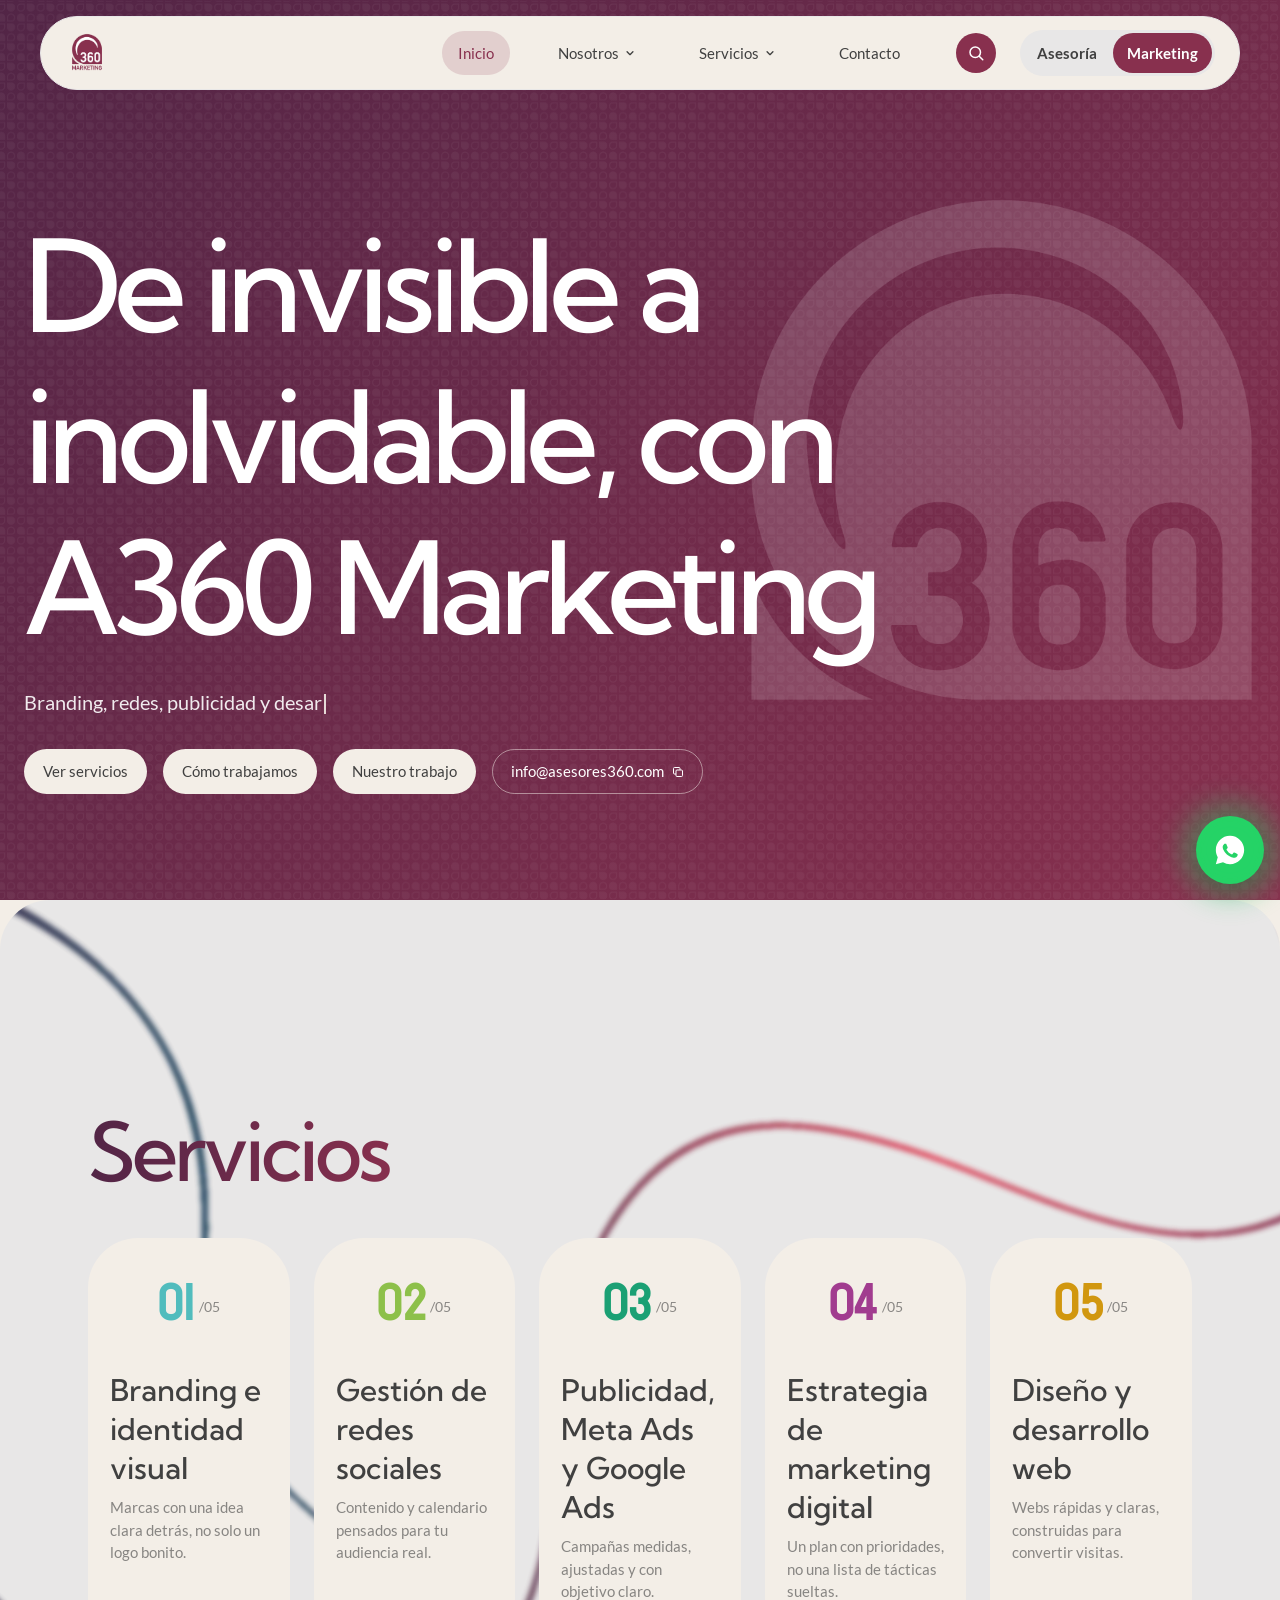
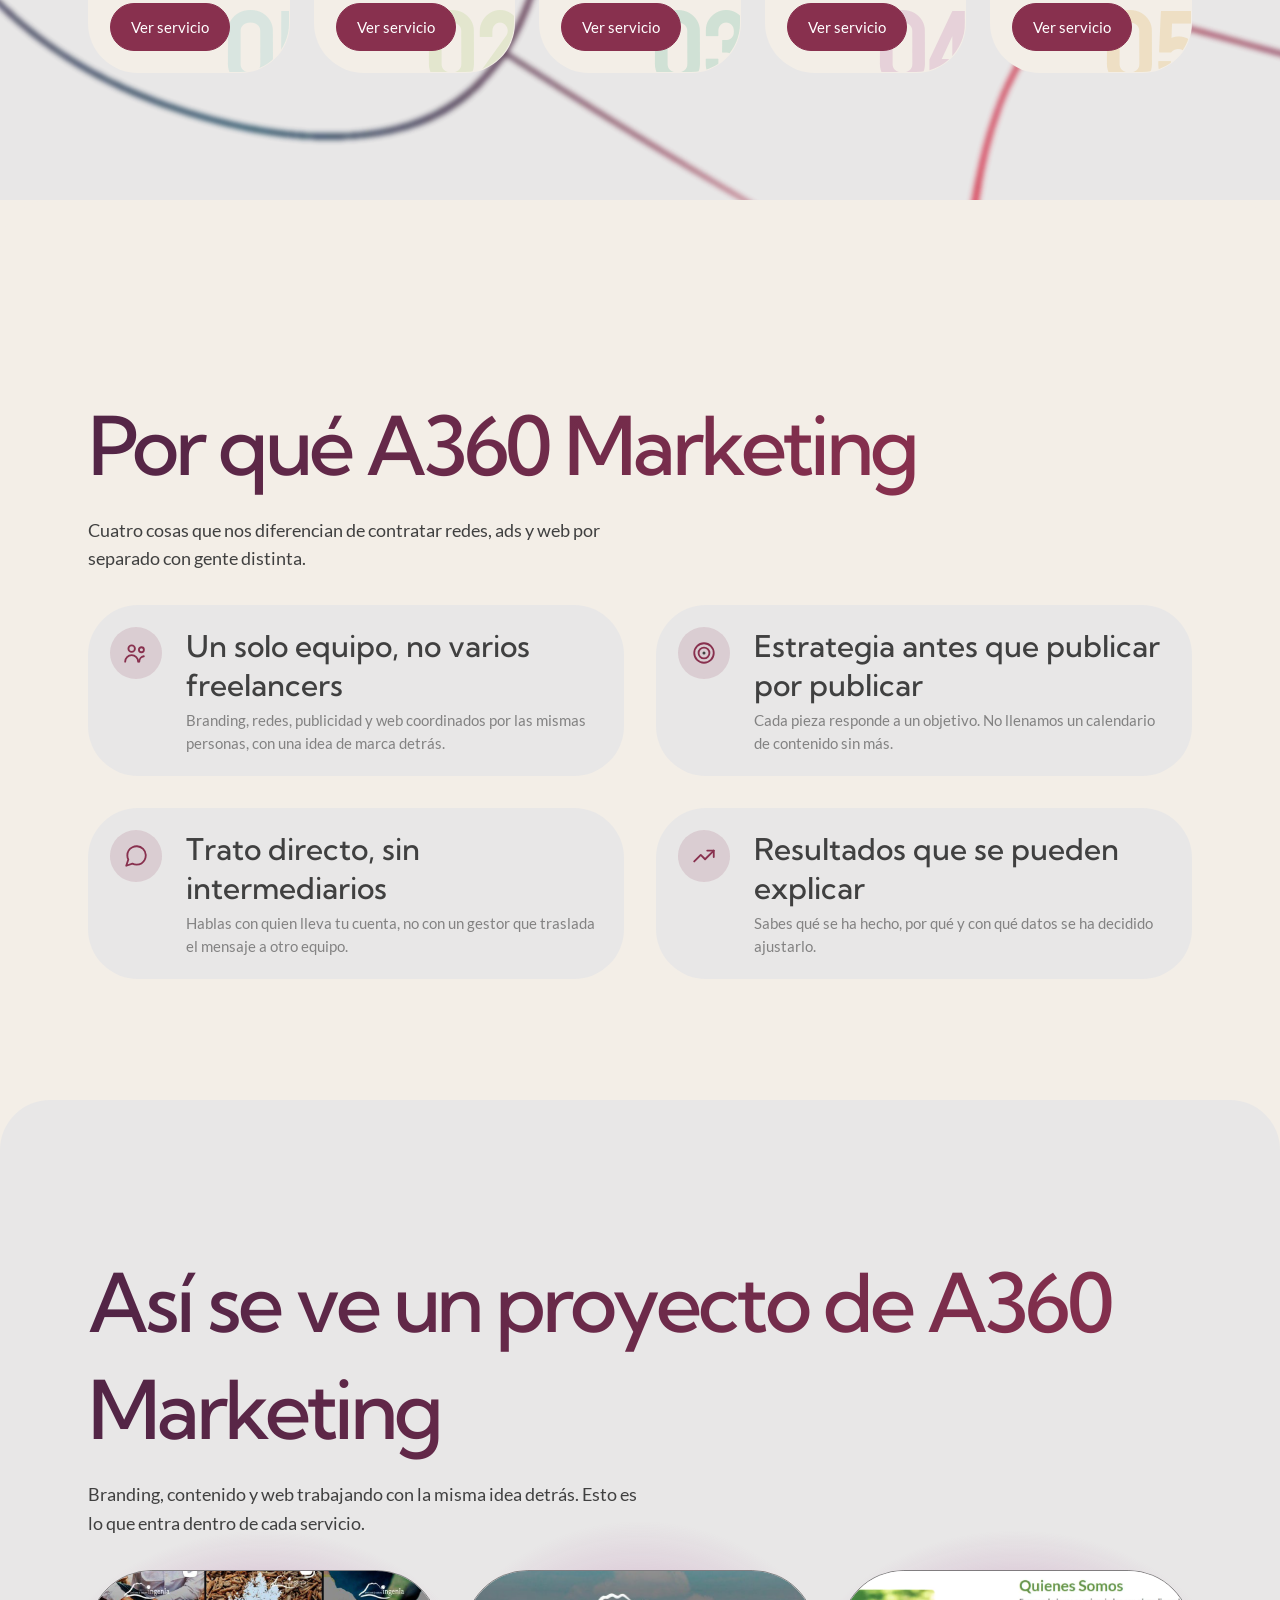
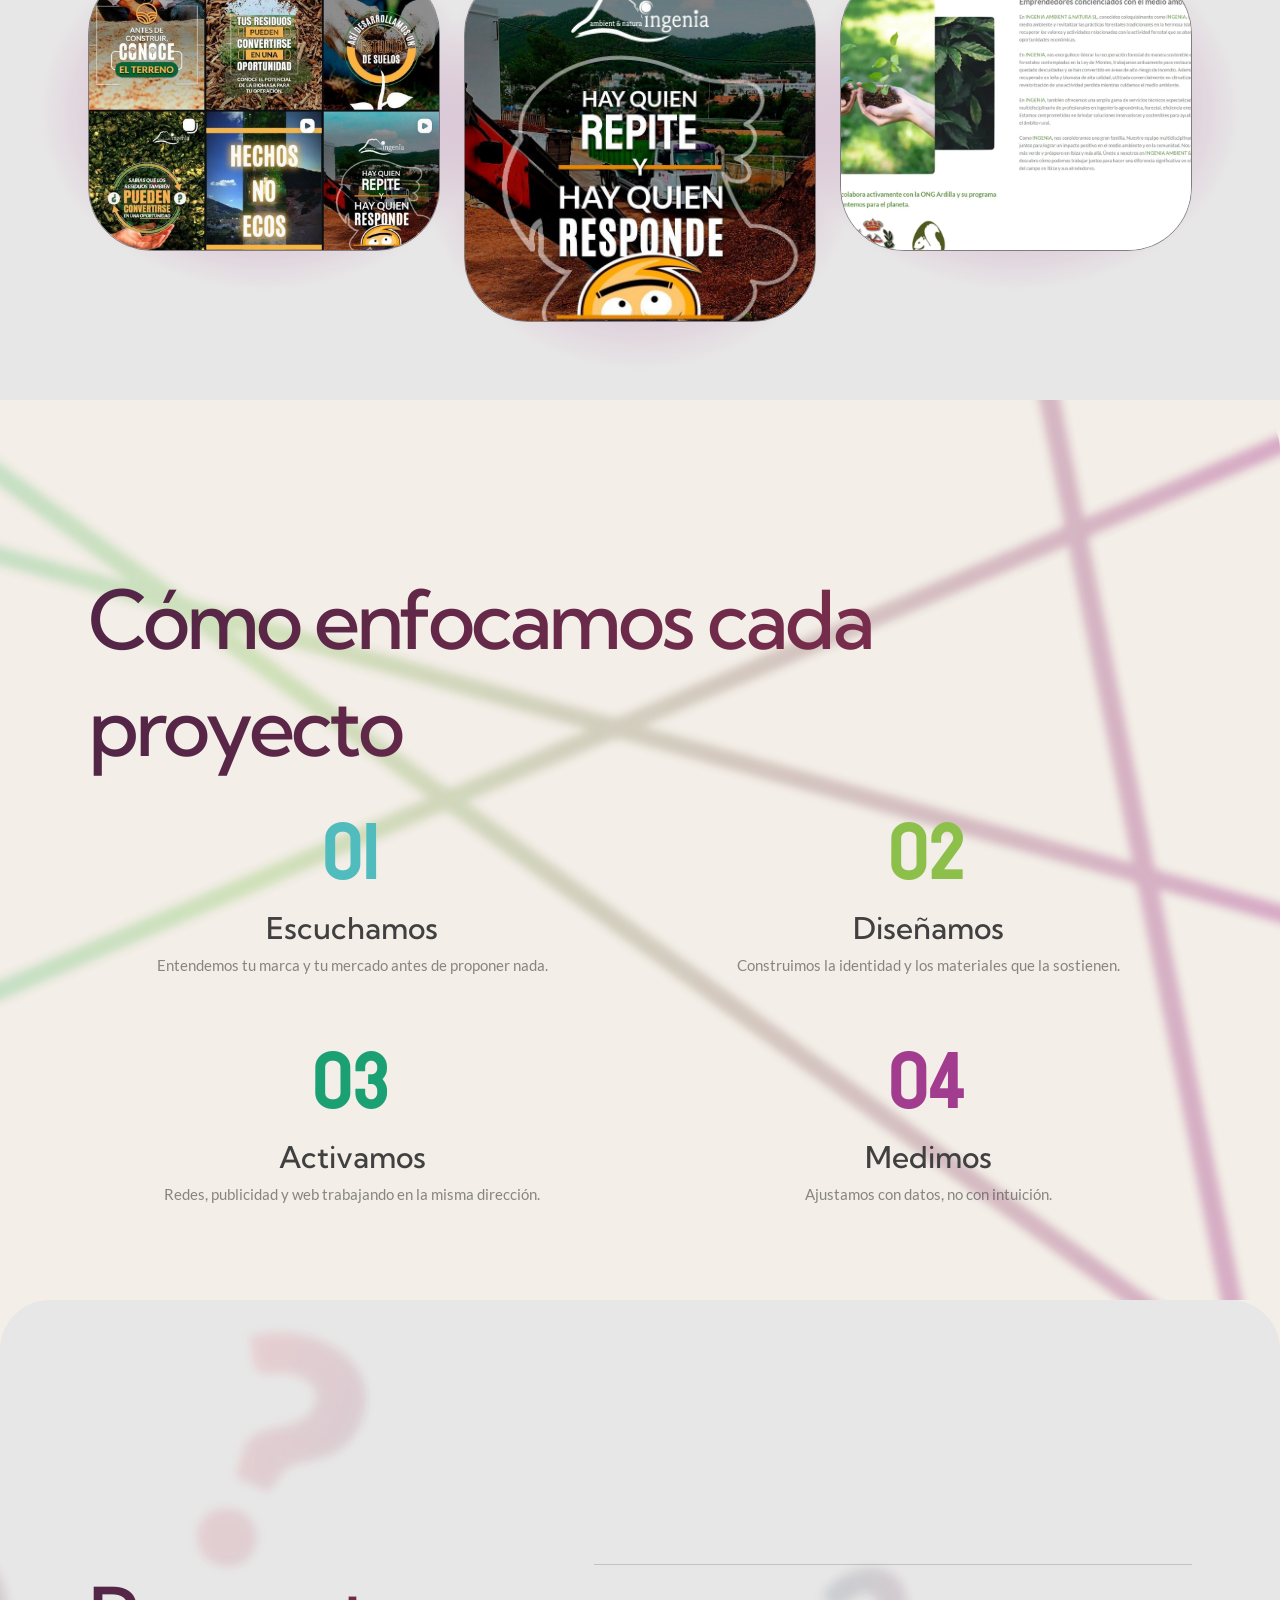
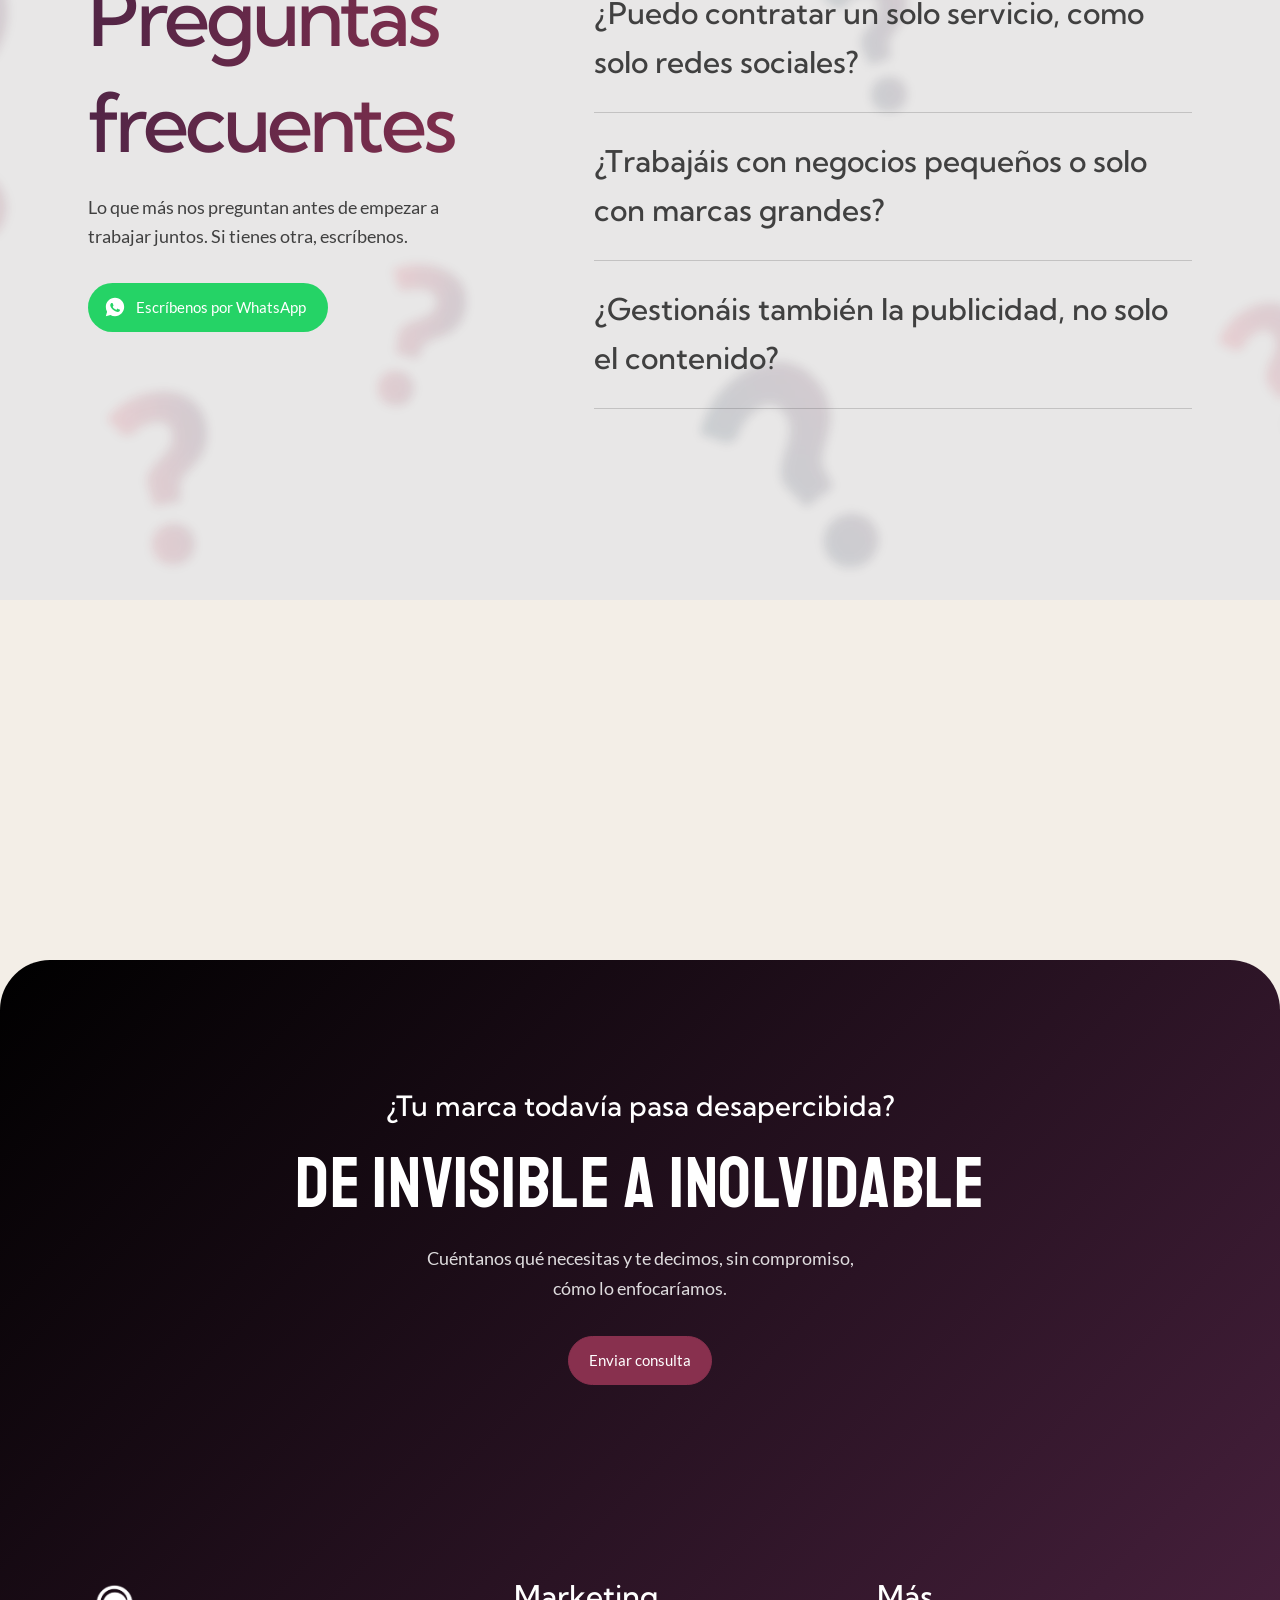
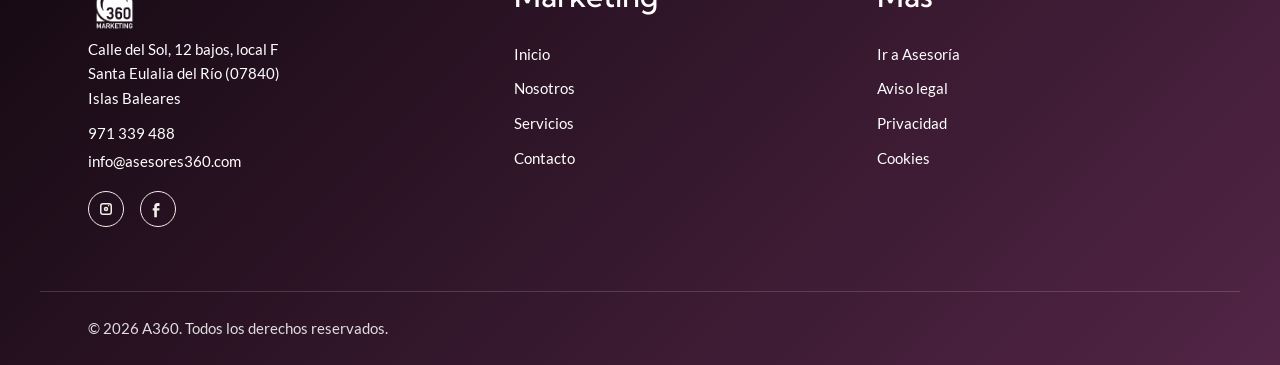
<file: marketing/index.html>
<!doctype html>
<html lang="es">
<head>
<meta charset="utf-8">
<meta name="viewport" content="width=device-width, initial-scale=1">
<link rel="preload" href="/assets/fonts/kumbh-sans-var.woff2" as="font" type="font/woff2" crossorigin>
<title>A360 Marketing · Branding, redes y publicidad en España</title>
<meta name="description" content="Branding, redes sociales, publicidad digital, estrategia y desarrollo web para marcas de toda España. A360 Marketing, división de A360 Asesores con sede en Santa Eulalia del Río, Ibiza.">
<link rel="canonical" href="https://www.asesores360.com/marketing/">
<link rel="icon" href="/favicon.ico" sizes="any">
<link rel="icon" href="/assets/img/favicon-192.png" type="image/png">
<link rel="apple-touch-icon" href="/assets/img/favicon-180.png">
<meta name="theme-color" content="#522546">
<meta property="og:type" content="website">
<meta property="og:site_name" content="A360 Marketing">
<meta property="og:title" content="A360 Marketing · Branding, redes y publicidad digital">
<meta property="og:description" content="Branding, redes sociales, publicidad digital, estrategia y desarrollo web para marcas de toda España.">
<meta property="og:image" content="https://www.asesores360.com/assets/img/og-marketing.jpg">
<meta property="og:url" content="https://www.asesores360.com/marketing/">
<meta property="og:locale" content="es_ES">
<meta name="twitter:card" content="summary_large_image">
<meta name="twitter:title" content="A360 Marketing · Branding, redes y publicidad digital">
<meta name="twitter:description" content="Branding, redes sociales, publicidad digital, estrategia y desarrollo web para marcas de toda España.">
<meta name="twitter:image" content="https://www.asesores360.com/assets/img/og-marketing.jpg">
<link rel="stylesheet" href="/assets/css/base.css">
<link rel="stylesheet" href="/assets/css/marketing.css">
<script type="application/ld+json">
{
  "@context": "https://schema.org",
  "@type": "MarketingAgency",
  "@id": "https://www.asesores360.com/marketing/#negocio",
  "parentOrganization": { "@id": "https://www.asesores360.com/#organizacion" },
  "name": "A360 Marketing",
  "legalName": "A360 Ibiza Asesores, S.L.",
  "taxID": "B16615999",
  "image": "https://www.asesores360.com/assets/img/og-marketing.jpg",
  "email": "info@asesores360.com",
  "telephone": "+34971339488",
  "contactPoint": {
    "@type": "ContactPoint",
    "contactType": "customer service",
    "telephone": "+34971339488",
    "url": "https://wa.me/34649032854"
  },
  "url": "https://www.asesores360.com/marketing/",
  "foundingDate": "2024",
  "areaServed": { "@type": "Country", "name": "España" },
  "address": {
    "@type": "PostalAddress",
    "streetAddress": "Calle del Sol, 12 bajos, local F",
    "addressLocality": "Santa Eulalia del Río",
    "postalCode": "07840",
    "addressRegion": "Islas Baleares",
    "addressCountry": "ES"
  }
}
</script>
<script type="application/ld+json">
{
  "@context": "https://schema.org",
  "@type": "FAQPage",
  "mainEntity": [
    {
      "@type": "Question",
      "name": "¿Puedo contratar un solo servicio, como solo redes sociales?",
      "acceptedAnswer": { "@type": "Answer", "text": "Sí. Los cinco servicios se contratan por separado o como estrategia conjunta, según lo que necesite tu marca en cada momento." }
    },
    {
      "@type": "Question",
      "name": "¿Trabajáis con negocios pequeños o solo con marcas grandes?",
      "acceptedAnswer": { "@type": "Answer", "text": "Trabajamos con emprendedores, autónomos y empresas de cualquier tamaño en toda España que quieran ganar presencia digital." }
    },
    {
      "@type": "Question",
      "name": "¿Gestionáis también la publicidad, no solo el contenido?",
      "acceptedAnswer": { "@type": "Answer", "text": "Sí, configuramos y ajustamos campañas de Meta Ads y Google Ads, además del contenido orgánico de tus redes." }
    }
  ]
}
</script>
<script type="application/ld+json">
{
  "@context": "https://schema.org",
  "@type": "BreadcrumbList",
  "itemListElement": [
    { "@type": "ListItem", "position": 1, "name": "Inicio", "item": "https://www.asesores360.com/" },
    { "@type": "ListItem", "position": 2, "name": "Marketing", "item": "https://www.asesores360.com/marketing/" }
  ]
}
</script>
</head>
<body class="marketing">

<a class="saltar-contenido" href="#contenido">Saltar al contenido</a>

<!-- Nav -->
<div class="nav-flotante-envoltorio">
  <div class="nav-flotante">
    <a class="nav-flotante__logo" href="/marketing/" aria-label="A360 Marketing — inicio">
      <img class="nav-flotante__logo-img--azul" src="/assets/img/logo-marketing-azul.png" width="488" height="572" alt="A360 Marketing" loading="eager">
      <img class="nav-flotante__logo-img--blanco" src="/assets/img/logo-marketing-blanco.png" width="973" height="1101" alt="A360 Marketing" loading="eager">
    </a>
    <div class="nav-flotante__derecha">
      <nav class="nav-flotante__nav" aria-label="Principal">
      <a href="/marketing/" aria-current="page">Inicio</a>
      <div class="desplegable">
        <button class="desplegable__boton" type="button" aria-expanded="false" aria-haspopup="true" aria-controls="submenu-nosotros">
          Nosotros
          <svg class="desplegable__flecha" width="10" height="10" viewBox="0 0 12 12" aria-hidden="true"><path d="M2.5 4.5 6 8l3.5-3.5" fill="none" stroke="currentColor" stroke-width="1.6" stroke-linecap="round" stroke-linejoin="round"/></svg>
        </button>
        <div class="desplegable__panel" id="submenu-nosotros">
          <div class="desplegable__panel__interior">
            <a href="/marketing/nosotros.html">Quiénes somos</a>
            <a href="/marketing/nosotros.html#mision-vision">Misión y visión</a>
            <a href="/marketing/nosotros.html#valores">Valores</a>
            <a href="/marketing/nosotros.html#donde-trabajamos">Dónde trabajamos</a>
          </div>
        </div>
      </div>
      <div class="desplegable">
        <button class="desplegable__boton" type="button" aria-expanded="false" aria-haspopup="true" aria-controls="submenu-servicios">
          Servicios
          <svg class="desplegable__flecha" width="10" height="10" viewBox="0 0 12 12" aria-hidden="true"><path d="M2.5 4.5 6 8l3.5-3.5" fill="none" stroke="currentColor" stroke-width="1.6" stroke-linecap="round" stroke-linejoin="round"/></svg>
        </button>
        <div class="desplegable__panel" id="submenu-servicios">
          <div class="desplegable__panel__interior">
            <a href="/marketing/servicios.html">Todos los servicios</a>
            <a href="/marketing/servicios.html#servicio-01">Branding e identidad visual</a>
            <a href="/marketing/servicios.html#servicio-02">Gestión de redes sociales</a>
            <a href="/marketing/servicios.html#servicio-03">Publicidad, Meta Ads y Google Ads</a>
            <a href="/marketing/servicios.html#servicio-04">Estrategia de marketing digital</a>
            <a href="/marketing/servicios.html#servicio-05">Diseño y desarrollo web</a>
          </div>
        </div>
      </div>
      <a href="/marketing/contacto.html">Contacto</a>
      </nav>
      <button class="busqueda-boton" type="button" data-busqueda-abrir aria-label="Buscar en la web">
        <svg width="18" height="18" viewBox="0 0 24 24" aria-hidden="true" fill="none" stroke-width="2" stroke-linecap="round" stroke-linejoin="round"><circle cx="11" cy="11" r="7"/><path d="m21 21-4.35-4.35"/></svg>
      </button>
      <div class="cambio-mundo-toggle cambio-mundo-toggle--nav" role="group" aria-label="Cambiar entre A360 Asesoría y A360 Marketing">
        <a href="/asesoria/" class="cambio-mundo-toggle__opcion cambio-mundo-toggle__opcion--asesoria">Asesoría</a>
        <a href="/marketing/" class="cambio-mundo-toggle__opcion cambio-mundo-toggle__opcion--marketing" aria-current="true">Marketing</a>
      </div>
      <button class="nav-flotante__movil-abrir" data-menu-abrir aria-expanded="false" aria-controls="menu-movil" aria-label="Abrir menú">
        <svg width="20" height="20" viewBox="0 0 24 24" aria-hidden="true"><rect y="5" width="24" height="2"/><rect y="11" width="24" height="2"/><rect y="17" width="24" height="2"/></svg>
      </button>
    </div>
  </div>
</div>

<!-- Menú móvil -->
<div class="menu-movil" id="menu-movil" data-abierto="false">
  <div class="menu-movil__cabecera">
    <span></span>
    <button class="menu-movil__cerrar" data-menu-cerrar aria-label="Cerrar menú">
      <svg width="24" height="24" viewBox="0 0 24 24" aria-hidden="true"><rect x="3" y="10.5" width="18" height="2" transform="rotate(45 12 12)" style="fill:var(--mk-tinta)"/><rect x="3" y="10.5" width="18" height="2" transform="rotate(-45 12 12)" style="fill:var(--mk-tinta)"/></svg>
    </button>
  </div>
  <nav class="menu-movil__nav" aria-label="Principal móvil">
    <a href="/marketing/">Inicio</a>
    <div class="desplegable">
      <button class="desplegable__boton" type="button" aria-expanded="false" aria-haspopup="true" aria-controls="submenu-nosotros-m">
        Nosotros
        <svg class="desplegable__flecha" width="14" height="14" viewBox="0 0 12 12" aria-hidden="true"><path d="M2.5 4.5 6 8l3.5-3.5" fill="none" stroke="currentColor" stroke-width="1.6" stroke-linecap="round" stroke-linejoin="round"/></svg>
      </button>
      <div class="desplegable__panel" id="submenu-nosotros-m">
        <a href="/marketing/nosotros.html">Quiénes somos</a>
        <a href="/marketing/nosotros.html#mision-vision">Misión y visión</a>
        <a href="/marketing/nosotros.html#valores">Valores</a>
        <a href="/marketing/nosotros.html#donde-trabajamos">Dónde trabajamos</a>
      </div>
    </div>
    <div class="desplegable">
      <button class="desplegable__boton" type="button" aria-expanded="false" aria-haspopup="true" aria-controls="submenu-servicios-m">
        Servicios
        <svg class="desplegable__flecha" width="14" height="14" viewBox="0 0 12 12" aria-hidden="true"><path d="M2.5 4.5 6 8l3.5-3.5" fill="none" stroke="currentColor" stroke-width="1.6" stroke-linecap="round" stroke-linejoin="round"/></svg>
      </button>
      <div class="desplegable__panel" id="submenu-servicios-m">
        <a href="/marketing/servicios.html">Todos los servicios</a>
        <a href="/marketing/servicios.html#servicio-01">Branding e identidad visual</a>
        <a href="/marketing/servicios.html#servicio-02">Gestión de redes sociales</a>
        <a href="/marketing/servicios.html#servicio-03">Publicidad, Meta Ads y Google Ads</a>
        <a href="/marketing/servicios.html#servicio-04">Estrategia de marketing digital</a>
        <a href="/marketing/servicios.html#servicio-05">Diseño y desarrollo web</a>
      </div>
    </div>
    <a href="/marketing/contacto.html">Contacto</a>
    <div class="cambio-mundo-toggle" role="group" aria-label="Cambiar entre A360 Asesoría y A360 Marketing">
      <a href="/asesoria/" class="cambio-mundo-toggle__opcion cambio-mundo-toggle__opcion--asesoria">Asesoría</a>
      <a href="/marketing/" class="cambio-mundo-toggle__opcion cambio-mundo-toggle__opcion--marketing" aria-current="true">Marketing</a>
    </div>
  </nav>
</div>

<!-- Búsqueda -->
<div class="busqueda-overlay" id="busqueda-overlay" data-abierto="false">
  <div class="busqueda-panel" role="dialog" aria-modal="true" aria-label="Buscar en la web">
    <div class="busqueda-panel__cabecera">
      <svg class="busqueda-panel__icono" width="20" height="20" viewBox="0 0 24 24" aria-hidden="true" fill="none" stroke-width="2" stroke-linecap="round" stroke-linejoin="round"><circle cx="11" cy="11" r="7"/><path d="m21 21-4.35-4.35"/></svg>
      <input class="busqueda-panel__input" type="search" id="busqueda-input" placeholder="Buscar páginas, servicios..." autocomplete="off" aria-label="Buscar en la web" role="combobox" aria-expanded="true" aria-autocomplete="list" aria-controls="busqueda-resultados">
      <button class="busqueda-panel__cerrar" type="button" data-busqueda-cerrar aria-label="Cerrar búsqueda">
        <svg width="18" height="18" viewBox="0 0 24 24" aria-hidden="true" fill="none" stroke-width="2" stroke-linecap="round" stroke-linejoin="round"><path d="M6 6l12 12M18 6 6 18"/></svg>
      </button>
    </div>
    <ul class="busqueda-panel__resultados" id="busqueda-resultados" role="listbox" aria-label="Resultados de búsqueda"></ul>
    <p class="busqueda-panel__vacio" id="busqueda-vacio" hidden>Sin resultados. Probá con otra palabra.</p>
  </div>
</div>

<main id="contenido">

<!-- Hero -->

  <section class="marketing-hero">
    <div class="marketing-hero__fondo" aria-hidden="true">
      <img class="marketing-hero__fondo-logo" src="/assets/img/logo-a360-blanco.png" width="973" height="973" alt="">
    </div>

    <h1 class="marketing-hero__titulo reveal">De invisible a inolvidable, con <span style="white-space:nowrap">A360 Marketing</span></h1>
    <p class="marketing-hero__linea marketing-hero__linea--maquina" data-texto-maquina="Branding, redes, publicidad y desarrollo web para marcas de toda España que quieren dejar de pasar desapercibidas."><span class="marketing-hero__cursor" aria-hidden="true"></span></p>
    <div class="marketing-hero__pildoras reveal">
      <a class="pildora-mk" href="/marketing/servicios.html">Ver servicios</a>
      <a class="pildora-mk" href="/marketing/#enfoque">Cómo trabajamos</a>
      <a class="pildora-mk" href="/marketing/#trabajo">Nuestro trabajo</a>
      <button class="pildora-mk pildora-mk--contorno" type="button" data-copiar-correo="info@asesores360.com">
        <span>info@asesores360.com</span>
        <svg width="12" height="12" viewBox="0 0 24 24" fill="none" aria-hidden="true"><rect x="8" y="8" width="13" height="13" rx="2" stroke="currentColor" stroke-width="2"/><path d="M16 8V5a2 2 0 0 0-2-2H5a2 2 0 0 0-2 2v9a2 2 0 0 0 2 2h3" stroke="currentColor" stroke-width="2"/></svg>
      </button>
    </div>
  </section>

  <section class="banda mk-seccion-compacta">
    <div class="mk-fondo-decorativo" aria-hidden="true">
      <img src="/assets/img/fondo-servicios-mk.webp" alt="" loading="lazy" width="1992" height="1152">
    </div>
    <div class="contenedor">
      <h2 class="reveal mk-titulo-degradado">Servicios</h2>
      <div class="servicios-marketing" style="margin-top:var(--e-4)">
        <div class="servicio-panel-mk reveal">
          <span class="servicio-panel-mk__numero">01</span>
          <h3>Branding e identidad visual</h3>
          <p class="menor">Marcas con una idea clara detrás, no solo un logo bonito.</p>
          <a class="boton-mk-coral" href="/marketing/servicios.html">Ver servicio</a>
        </div>
        <div class="servicio-panel-mk reveal">
          <span class="servicio-panel-mk__numero">02</span>
          <h3>Gestión de redes sociales</h3>
          <p class="menor">Contenido y calendario pensados para tu audiencia real.</p>
          <a class="boton-mk-coral" href="/marketing/servicios.html">Ver servicio</a>
        </div>
        <div class="servicio-panel-mk reveal">
          <span class="servicio-panel-mk__numero">03</span>
          <h3>Publicidad, Meta Ads y Google Ads</h3>
          <p class="menor">Campañas medidas, ajustadas y con objetivo claro.</p>
          <a class="boton-mk-coral" href="/marketing/servicios.html">Ver servicio</a>
        </div>
        <div class="servicio-panel-mk reveal">
          <span class="servicio-panel-mk__numero">04</span>
          <h3>Estrategia de marketing digital</h3>
          <p class="menor">Un plan con prioridades, no una lista de tácticas sueltas.</p>
          <a class="boton-mk-coral" href="/marketing/servicios.html">Ver servicio</a>
        </div>
        <div class="servicio-panel-mk reveal">
          <span class="servicio-panel-mk__numero">05</span>
          <h3>Diseño y desarrollo web</h3>
          <p class="menor">Webs rápidas y claras, construidas para convertir visitas.</p>
          <a class="boton-mk-coral" href="/marketing/servicios.html">Ver servicio</a>
        </div>
      </div>
    </div>
  </section>

  <section class="banda banda-blanca mk-seccion-compacta">
    <div class="contenedor">
      <h2 class="reveal mk-titulo-degradado">Por qué A360 Marketing</h2>
      <p class="cuerpo-lg reveal" style="margin-top:var(--e-2);max-width:56ch">Cuatro cosas que nos diferencian de contratar redes, ads y web por separado con gente distinta.</p>
      <div class="mk-porque reveal" style="margin-top:var(--e-4)">
        <div class="mk-porque__item">
          <span class="mk-porque__item__icono" aria-hidden="true"><svg viewBox="0 0 24 24"><circle cx="8" cy="8" r="3"/><path d="M2 20c0-3.3 2.7-6 6-6s6 2.7 6 6"/><circle cx="17" cy="9" r="2.3"/><path d="M15 20c0-2.6 1.9-4.7 4.2-5"/></svg></span>
          <div>
            <h3>Un solo equipo, no varios freelancers</h3>
            <p class="menor">Branding, redes, publicidad y web coordinados por las mismas personas, con una idea de marca detrás.</p>
          </div>
        </div>
        <div class="mk-porque__item">
          <span class="mk-porque__item__icono" aria-hidden="true"><svg viewBox="0 0 24 24"><circle cx="12" cy="12" r="9"/><circle cx="12" cy="12" r="5"/><circle cx="12" cy="12" r="1.4" fill="currentColor" stroke="none"/></svg></span>
          <div>
            <h3>Estrategia antes que publicar por publicar</h3>
            <p class="menor">Cada pieza responde a un objetivo. No llenamos un calendario de contenido sin más.</p>
          </div>
        </div>
        <div class="mk-porque__item">
          <span class="mk-porque__item__icono" aria-hidden="true"><svg viewBox="0 0 24 24"><path d="M21 11.5a8.4 8.4 0 0 1-.9 3.8 8.5 8.5 0 0 1-7.6 4.7 8.4 8.4 0 0 1-3.8-.9L3 21l1.9-5.7a8.4 8.4 0 0 1-.9-3.8 8.5 8.5 0 0 1 4.7-7.6 8.4 8.4 0 0 1 3.8-.9h.5a8.48 8.48 0 0 1 8 8v.5Z"/></svg></span>
          <div>
            <h3>Trato directo, sin intermediarios</h3>
            <p class="menor">Hablas con quien lleva tu cuenta, no con un gestor que traslada el mensaje a otro equipo.</p>
          </div>
        </div>
        <div class="mk-porque__item">
          <span class="mk-porque__item__icono" aria-hidden="true"><svg viewBox="0 0 24 24"><path d="M3 17l6-6 4 4 8-8"/><path d="M15 7h6v6"/></svg></span>
          <div>
            <h3>Resultados que se pueden explicar</h3>
            <p class="menor">Sabes qué se ha hecho, por qué y con qué datos se ha decidido ajustarlo.</p>
          </div>
        </div>
      </div>
    </div>
  </section>

  <section class="banda mk-seccion-compacta" id="trabajo">
    <div class="contenedor">
      <h2 class="reveal mk-titulo-degradado">Así se ve un proyecto de A360 Marketing</h2>
      <p class="cuerpo-lg reveal" style="margin-top:var(--e-2);max-width:56ch">Branding, contenido y web trabajando con la misma idea detrás. Esto es lo que entra dentro de cada servicio.</p>
      <div class="trabajo-mk reveal" style="margin-top:var(--e-4)">
        <div class="trabajo-mk__pieza" style="aspect-ratio:5/4">
          <img class="trabajo-mk__foto" draggable="false" src="/assets/img/fotos/ingenia-grid-redes.jpg" width="1080" height="1870" alt="Identidad de marca aplicada a una cuadrícula de publicaciones, proyecto real de A360 Marketing" loading="lazy">
        </div>
        <div class="trabajo-mk__pieza" style="aspect-ratio:1/1">
          <img class="trabajo-mk__foto" draggable="false" src="/assets/img/fotos/26_07_01_PORTADA.jpg" width="720" height="1280" alt="Publicación para redes sociales, proyecto real de A360 Marketing" loading="lazy">
        </div>
        <div class="trabajo-mk__pieza" style="aspect-ratio:5/4">
          <img class="trabajo-mk__foto" draggable="false" src="/assets/img/fotos/trabajo-mk-diseno-web.webp" width="1600" height="743" alt="Diseño de página web, proyecto real de A360 Marketing" loading="lazy">
        </div>
      </div>
    </div>
  </section>

  <section class="banda banda-blanca mk-seccion-compacta" id="enfoque">
    <div class="mk-fondo-decorativo" aria-hidden="true">
      <img src="/assets/img/fondo-pasos-mk.webp" alt="" loading="lazy" width="1920" height="920">
    </div>
    <div class="contenedor">
      <h2 class="mk-titulo-degradado">Cómo enfocamos cada proyecto</h2>
      <div class="enfoque-mk" style="margin-top:var(--e-4)">
        <div class="enfoque-mk__item">
          <span class="enfoque-mk__item__numero">01</span>
          <h3>Escuchamos</h3>
          <p class="menor">Entendemos tu marca y tu mercado antes de proponer nada.</p>
        </div>
        <div class="enfoque-mk__item">
          <span class="enfoque-mk__item__numero">02</span>
          <h3>Diseñamos</h3>
          <p class="menor">Construimos la identidad y los materiales que la sostienen.</p>
        </div>
        <div class="enfoque-mk__item">
          <span class="enfoque-mk__item__numero">03</span>
          <h3>Activamos</h3>
          <p class="menor">Redes, publicidad y web trabajando en la misma dirección.</p>
        </div>
        <div class="enfoque-mk__item">
          <span class="enfoque-mk__item__numero">04</span>
          <h3>Medimos</h3>
          <p class="menor">Ajustamos con datos, no con intuición.</p>
        </div>
      </div>
    </div>
  </section>

  <section class="banda mk-seccion-compacta">
    <div class="mk-fondo-decorativo" aria-hidden="true">
      <img src="/assets/img/fondo-preguntas-mk.webp" alt="" loading="lazy" width="1840" height="980">
    </div>
    <div class="contenedor faq-mk-grid">
      <div class="faq-mk-intro">
        <h2 class="reveal mk-titulo-degradado">Preguntas frecuentes</h2>
        <p class="cuerpo-lg reveal" style="margin-top:var(--e-2);max-width:38ch">Lo que más nos preguntan antes de empezar a trabajar juntos. Si tienes otra, escríbenos.</p>
        <a class="mk-boton-whatsapp reveal" href="https://wa.me/34649032854?text=Hola%2C%20escribo%20desde%20la%20web%20de%20A360%20Marketing" target="_blank" rel="noopener" style="margin-top:var(--e-4)">
          <svg viewBox="0 0 24 24" aria-hidden="true"><path d="M12 2C6.48 2 2 6.48 2 12c0 1.85.5 3.58 1.35 5.08L2 22l5.06-1.32A9.94 9.94 0 0 0 12 22c5.52 0 10-4.48 10-10S17.52 2 12 2Zm5.2 14.2c-.22.6-1.28 1.15-1.76 1.2-.45.06-1 .09-1.62-.1a13 13 0 0 1-1.48-.55c-2.6-1.12-4.3-3.75-4.43-3.92-.13-.17-1.06-1.41-1.06-2.69s.67-1.9.9-2.16c.24-.26.52-.32.7-.32l.5.01c.16 0 .37-.06.58.44.22.52.74 1.8.8 1.93.06.13.1.28.02.45-.08.17-.13.28-.26.43l-.39.46c-.13.13-.26.27-.11.53.15.26.67 1.11 1.44 1.8.99.89 1.83 1.16 2.09 1.29.26.13.41.11.56-.07.16-.17.65-.76.83-1.02.17-.26.35-.22.58-.13.24.09 1.52.72 1.78.85.26.13.43.2.5.3.06.11.06.62-.16 1.22Z"/></svg>
          Escríbenos por WhatsApp
        </a>
      </div>
      <div class="faq-mk">
        <div class="acordeon__item">
          <button class="acordeon__pregunta" aria-expanded="false" aria-controls="mk-faq-1" id="mk-faq-1-boton">¿Puedo contratar un solo servicio, como solo redes sociales?</button>
          <div class="acordeon__respuesta" id="mk-faq-1" role="region" aria-labelledby="mk-faq-1-boton">
            <div class="acordeon__respuesta__interior">
              <p>Sí. Los cinco servicios se contratan por separado o como estrategia conjunta, según lo que necesite tu marca en cada momento.</p>
            </div>
          </div>
        </div>
        <div class="acordeon__item">
          <button class="acordeon__pregunta" aria-expanded="false" aria-controls="mk-faq-2" id="mk-faq-2-boton">¿Trabajáis con negocios pequeños o solo con marcas grandes?</button>
          <div class="acordeon__respuesta" id="mk-faq-2" role="region" aria-labelledby="mk-faq-2-boton">
            <div class="acordeon__respuesta__interior">
              <p>Trabajamos con emprendedores, autónomos y empresas de cualquier tamaño en toda España que quieran ganar presencia digital.</p>
            </div>
          </div>
        </div>
        <div class="acordeon__item">
          <button class="acordeon__pregunta" aria-expanded="false" aria-controls="mk-faq-4" id="mk-faq-4-boton">¿Gestionáis también la publicidad, no solo el contenido?</button>
          <div class="acordeon__respuesta" id="mk-faq-4" role="region" aria-labelledby="mk-faq-4-boton">
            <div class="acordeon__respuesta__interior">
              <p>Sí, configuramos y ajustamos campañas de Meta Ads y Google Ads, además del contenido orgánico de tus redes.</p>
            </div>
          </div>
        </div>
      </div>
    </div>
  </section>

</main>

<!-- Footer -->
<footer class="pie reveal">
  <div class="contenedor cierre-marketing__contenido">
    <p class="cierre-marketing__previa">¿Tu marca todavía pasa desapercibida?</p>
    <p class="cierre-marketing__cartel">De invisible a inolvidable</p>
    <p class="cierre-marketing__linea">Cuéntanos qué necesitas y te decimos, sin compromiso, cómo lo enfocaríamos.</p>
    <a class="boton-mk-coral" href="/marketing/contacto.html">Enviar consulta</a>
  </div>
  <div class="contenedor pie__interior">
    <div>
      <a href="/marketing/" aria-label="A360 Marketing" class="pie__marca" style="margin-bottom:var(--e-2)">
        <img src="/assets/img/logo-marketing-blanco.png" width="973" height="1101" alt="A360 Marketing" loading="lazy">
      </a>
      <address>Calle del Sol, 12 bajos, local F<br>Santa Eulalia del Río (07840)<br>Islas Baleares</address>
      <p style="margin-top:8px"><a href="tel:+34971339488">971 339 488</a></p>
      <p><a href="mailto:info@asesores360.com">info@asesores360.com</a></p>
      <div class="pie__redes">
        <a href="https://www.instagram.com/a360_marketing" aria-label="A360 en Instagram" target="_blank" rel="noopener">
          <svg width="18" height="18" viewBox="0 0 24 24" aria-hidden="true"><path fill-rule="evenodd" clip-rule="evenodd" fill="#fff" d="M4 8a4 4 0 0 1 4-4h8a4 4 0 0 1 4 4v8a4 4 0 0 1-4 4H8a4 4 0 0 1-4-4V8Zm4-2a2 2 0 0 0-2 2v8a2 2 0 0 0 2 2h8a2 2 0 0 0 2-2V8a2 2 0 0 0-2-2H8Zm4 3a3 3 0 1 0 0 6 3 3 0 0 0 0-6Zm0 2a1 1 0 1 0 0 2 1 1 0 0 0 0-2Zm4.5-3.5a1 1 0 1 1-2 0 1 1 0 0 1 2 0Z"/></svg>
        </a>
        <a href="https://www.facebook.com/profile.php?id=61554791530195&amp;sk=reels_tab" aria-label="A360 en Facebook" target="_blank" rel="noopener">
          <svg width="18" height="18" viewBox="0 0 24 24" aria-hidden="true"><path fill="#fff" d="M14 8h-2c-.8 0-1.5.2-1.5 1.3V11H14l-.3 3H10.5v9H7V14H5v-3h2V8.7C7 6 8.3 4 11.5 4H14v4Z"/></svg>
        </a>
      </div>
    </div>
    <nav class="pie__nav" aria-label="Navegación de pie de página">
      <h3>Marketing</h3>
      <a href="/marketing/">Inicio</a>
      <a href="/marketing/nosotros.html">Nosotros</a>
      <a href="/marketing/servicios.html">Servicios</a>
      <a href="/marketing/contacto.html">Contacto</a>
    </nav>
    <nav class="pie__nav" aria-label="Más enlaces">
      <h3>Más</h3>
      <a href="/asesoria/">Ir a Asesoría</a>
      <a href="/legal.html">Aviso legal</a>
      <a href="/legal.html#privacidad">Privacidad</a>
      <a href="/legal.html#cookies">Cookies</a>
    </nav>
  </div>
  <div class="contenedor pie__legal">
    <span>© <span data-anio></span> A360. Todos los derechos reservados.</span>
  </div>
</footer>

<!-- Botón flotante de WhatsApp -->
<a class="whatsapp-flotante" href="https://wa.me/34649032854?text=Hola%2C%20escribo%20desde%20la%20web%20de%20A360%20Marketing" target="_blank" rel="noopener" aria-label="Escríbenos por WhatsApp">
  <svg viewBox="0 0 24 24" aria-hidden="true"><path fill="#fff" d="M12 2C6.48 2 2 6.48 2 12c0 1.85.5 3.58 1.35 5.08L2 22l5.06-1.32A9.94 9.94 0 0 0 12 22c5.52 0 10-4.48 10-10S17.52 2 12 2Zm5.2 14.2c-.22.6-1.28 1.15-1.76 1.2-.45.06-1 .09-1.62-.1a13 13 0 0 1-1.48-.55c-2.6-1.12-4.3-3.75-4.43-3.92-.13-.17-1.06-1.41-1.06-2.69s.67-1.9.9-2.16c.24-.26.52-.32.7-.32l.5.01c.16 0 .37-.06.58.44.22.52.74 1.8.8 1.93.06.13.1.28.02.45-.08.17-.13.28-.26.43l-.39.46c-.13.13-.26.27-.11.53.15.26.67 1.11 1.44 1.8.99.89 1.83 1.16 2.09 1.29.26.13.41.11.56-.07.16-.17.65-.76.83-1.02.17-.26.35-.22.58-.13.24.09 1.52.72 1.78.85.26.13.43.2.5.3.06.11.06.62-.16 1.22Z"/></svg>
</a>

<script src="/assets/js/app.js" defer></script>
</body>
</html>
</file>
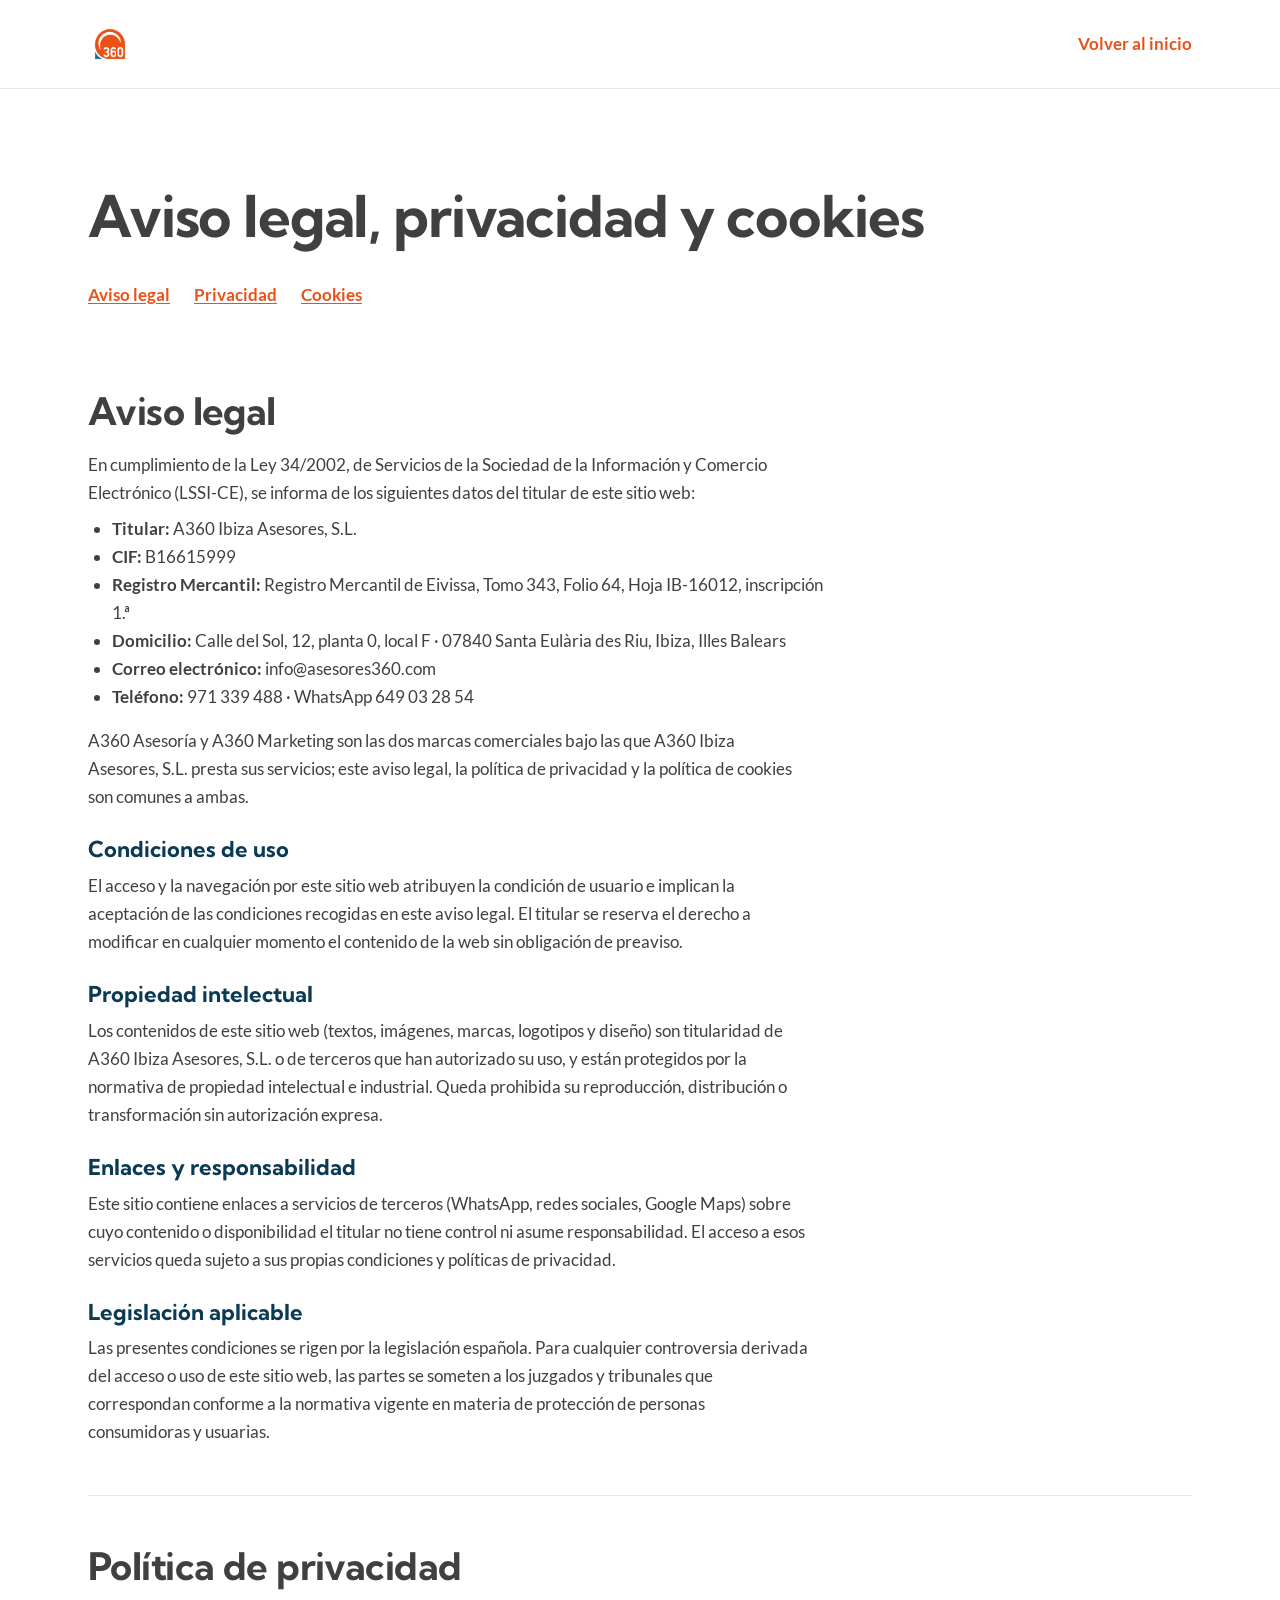
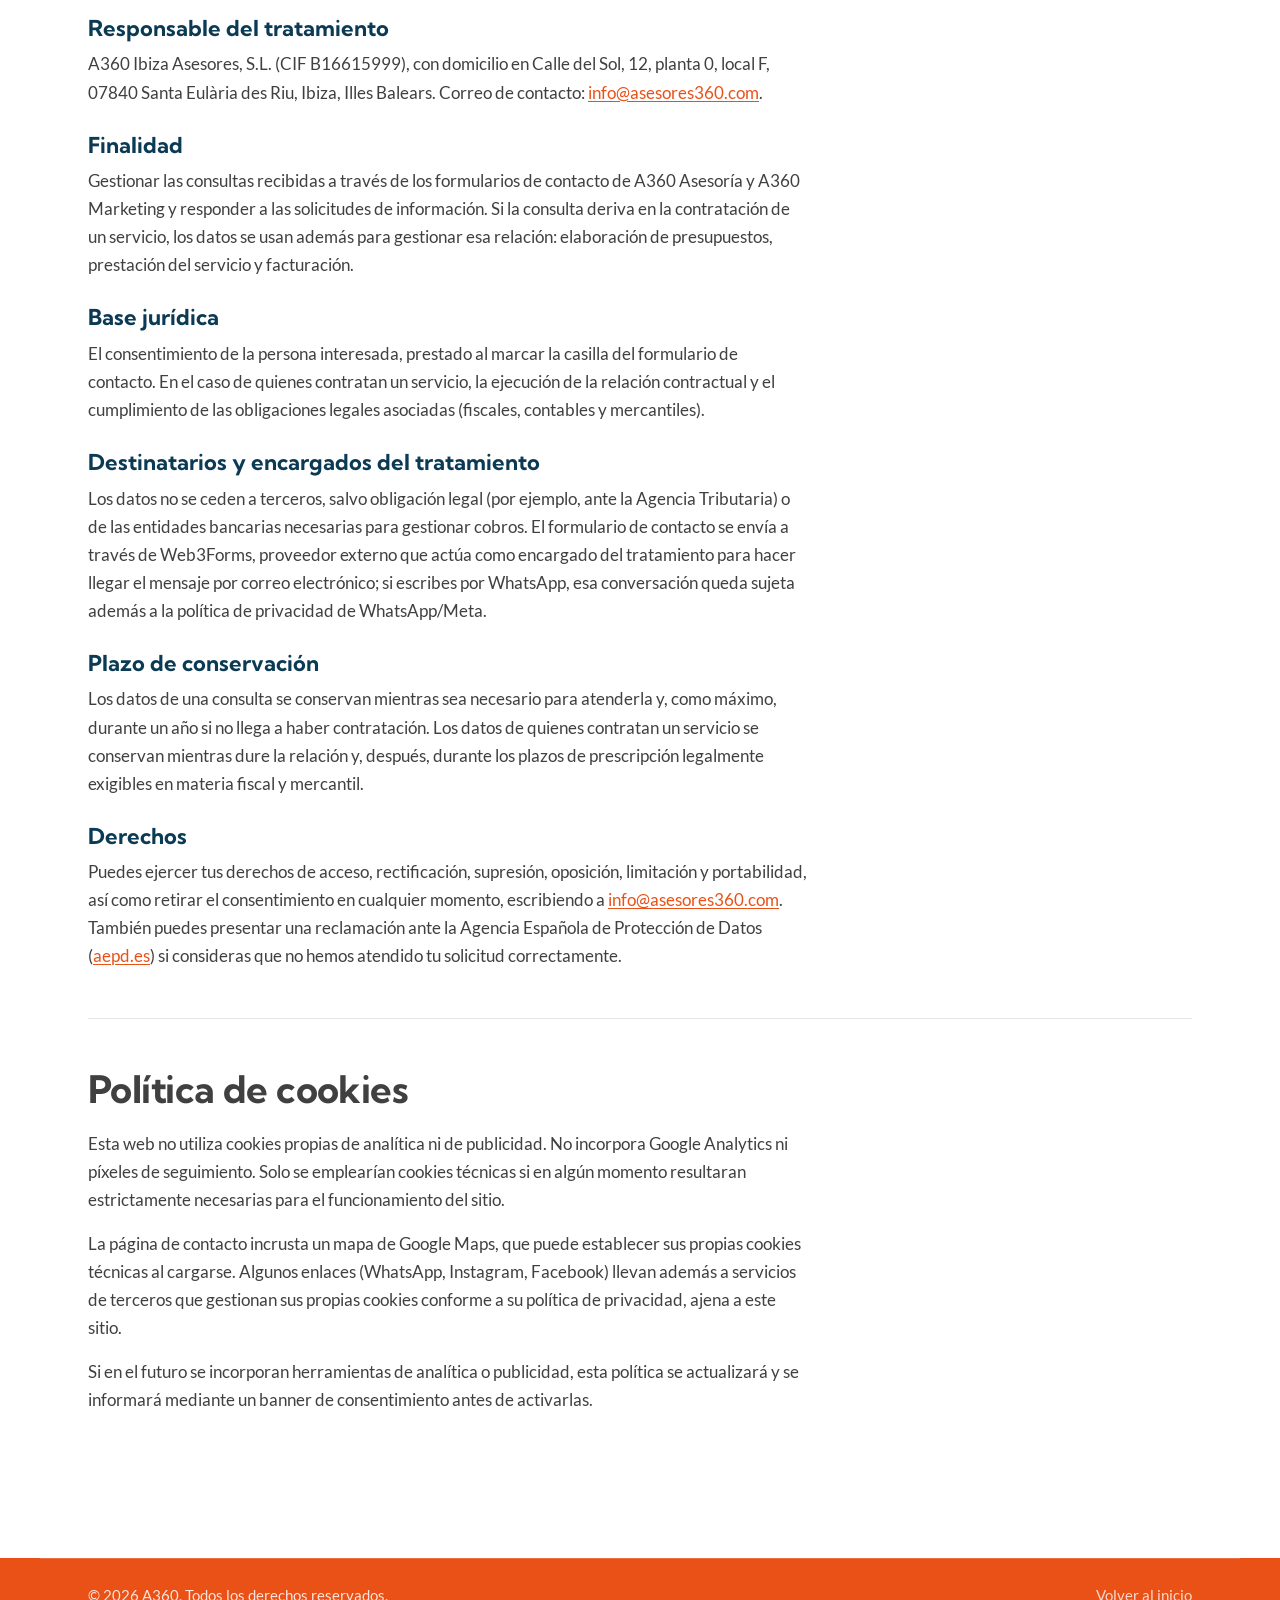
<file: legal.html>
<!doctype html>
<html lang="es">
<head>
<meta charset="utf-8">
<meta name="viewport" content="width=device-width, initial-scale=1">
<title>Aviso legal, privacidad y cookies · A360</title>
<meta name="description" content="Aviso legal, política de privacidad y política de cookies de A360, Santa Eulalia del Río, Ibiza.">
<link rel="canonical" href="https://www.asesores360.com/legal.html">
<link rel="icon" href="/favicon.ico" sizes="any">
<link rel="icon" href="/assets/img/favicon-192.png" type="image/png">
<link rel="apple-touch-icon" href="/assets/img/favicon-180.png">
<meta name="theme-color" content="#E95117">
<meta property="og:type" content="website">
<meta property="og:site_name" content="A360">
<meta property="og:title" content="Aviso legal, privacidad y cookies · A360">
<meta property="og:description" content="Aviso legal, política de privacidad y política de cookies de A360, Santa Eulalia del Río, Ibiza.">
<meta property="og:image" content="https://www.asesores360.com/assets/img/og-puerta.jpg">
<meta property="og:url" content="https://www.asesores360.com/legal.html">
<meta property="og:locale" content="es_ES">
<meta name="twitter:card" content="summary">
<meta name="twitter:title" content="Aviso legal, privacidad y cookies · A360">
<meta name="twitter:description" content="Aviso legal, política de privacidad y política de cookies de A360, Santa Eulalia del Río, Ibiza.">
<link rel="stylesheet" href="/assets/css/base.css">
<style>
  body.legal { padding-top: 88px; }
  body.legal h1, body.legal h2 { color: var(--gris-tinta); }
  .legal-cabecera { border-bottom: 1px solid var(--gris-claro); }
  .legal-cabecera__interior { display:flex; align-items:center; justify-content:space-between; height:88px; }
  .legal-nav-ancla { display:flex; gap: var(--e-3); flex-wrap:wrap; margin-block: var(--e-4); }
  .legal-nav-ancla a { font-weight:700; color: var(--naranja); text-decoration: underline; text-underline-offset: 2px; }
  .legal-seccion { padding-block: var(--e-5); border-top: 1px solid var(--gris-claro); }
  .legal-seccion:first-of-type { border-top: 0; }
  .legal-seccion h2 { margin-bottom: var(--e-2); }
  .legal-seccion h3 { margin-top: var(--e-3); margin-bottom: var(--e-1); }
  .legal-seccion p, .legal-seccion li { max-width: 72ch; }
  .legal-seccion ul { margin-top: var(--e-1); padding-left: var(--e-3); list-style: disc; }
</style>
</head>
<body class="legal">

<a class="saltar-contenido" href="#contenido">Saltar al contenido</a>

<!-- Cabecera -->
<header class="cabecera legal-cabecera">
  <div class="contenedor legal-cabecera__interior">
    <a href="/" aria-label="A360 — inicio">
      <img src="/assets/img/logo-a360.png" width="656" height="656" alt="A360" loading="eager" style="height:44px;width:auto">
    </a>
    <a href="/" style="font-weight:700;color:var(--naranja)">Volver al inicio</a>
  </div>
</header>

<main id="contenido" class="contenedor banda">
  <h1>Aviso legal, privacidad y cookies</h1>
  <nav class="legal-nav-ancla" aria-label="Secciones de esta página">
    <a href="#aviso-legal">Aviso legal</a>
    <a href="#privacidad">Privacidad</a>
    <a href="#cookies">Cookies</a>
  </nav>


  <section class="legal-seccion" id="aviso-legal">
    <h2>Aviso legal</h2>
    <p>En cumplimiento de la Ley 34/2002, de Servicios de la Sociedad de la Información y Comercio Electrónico (LSSI-CE), se informa de los siguientes datos del titular de este sitio web:</p>
    <ul>
      <li><strong>Titular:</strong> A360 Ibiza Asesores, S.L.</li>
      <li><strong>CIF:</strong> B16615999</li>
      <li><strong>Registro Mercantil:</strong> Registro Mercantil de Eivissa, Tomo 343, Folio 64, Hoja IB-16012, inscripción 1.ª</li>
      <li><strong>Domicilio:</strong> Calle del Sol, 12, planta 0, local F · 07840 Santa Eulària des Riu, Ibiza, Illes Balears</li>
      <li><strong>Correo electrónico:</strong> <a href="mailto:info@asesores360.com">info@asesores360.com</a></li>
      <li><strong>Teléfono:</strong> 971 339 488 · WhatsApp 649 03 28 54</li>
    </ul>
    <p style="margin-top:var(--e-2)">A360 Asesoría y A360 Marketing son las dos marcas comerciales bajo las que A360 Ibiza Asesores, S.L. presta sus servicios; este aviso legal, la política de privacidad y la política de cookies son comunes a ambas.</p>
    <h3>Condiciones de uso</h3>
    <p>El acceso y la navegación por este sitio web atribuyen la condición de usuario e implican la aceptación de las condiciones recogidas en este aviso legal. El titular se reserva el derecho a modificar en cualquier momento el contenido de la web sin obligación de preaviso.</p>
    <h3>Propiedad intelectual</h3>
    <p>Los contenidos de este sitio web (textos, imágenes, marcas, logotipos y diseño) son titularidad de A360 Ibiza Asesores, S.L. o de terceros que han autorizado su uso, y están protegidos por la normativa de propiedad intelectual e industrial. Queda prohibida su reproducción, distribución o transformación sin autorización expresa.</p>
    <h3>Enlaces y responsabilidad</h3>
    <p>Este sitio contiene enlaces a servicios de terceros (WhatsApp, redes sociales, Google Maps) sobre cuyo contenido o disponibilidad el titular no tiene control ni asume responsabilidad. El acceso a esos servicios queda sujeto a sus propias condiciones y políticas de privacidad.</p>
    <h3>Legislación aplicable</h3>
    <p>Las presentes condiciones se rigen por la legislación española. Para cualquier controversia derivada del acceso o uso de este sitio web, las partes se someten a los juzgados y tribunales que correspondan conforme a la normativa vigente en materia de protección de personas consumidoras y usuarias.</p>
  </section>

  <section class="legal-seccion" id="privacidad">
    <h2>Política de privacidad</h2>
    <h3>Responsable del tratamiento</h3>
    <p>A360 Ibiza Asesores, S.L. (CIF B16615999), con domicilio en Calle del Sol, 12, planta 0, local F, 07840 Santa Eulària des Riu, Ibiza, Illes Balears. Correo de contacto: <a class="enlace-cuerpo" href="mailto:info@asesores360.com" style="color:var(--naranja);text-decoration:underline;text-underline-offset:2px">info@asesores360.com</a>.</p>
    <h3>Finalidad</h3>
    <p>Gestionar las consultas recibidas a través de los formularios de contacto de A360 Asesoría y A360 Marketing y responder a las solicitudes de información. Si la consulta deriva en la contratación de un servicio, los datos se usan además para gestionar esa relación: elaboración de presupuestos, prestación del servicio y facturación.</p>
    <h3>Base jurídica</h3>
    <p>El consentimiento de la persona interesada, prestado al marcar la casilla del formulario de contacto. En el caso de quienes contratan un servicio, la ejecución de la relación contractual y el cumplimiento de las obligaciones legales asociadas (fiscales, contables y mercantiles).</p>
    <h3>Destinatarios y encargados del tratamiento</h3>
    <p>Los datos no se ceden a terceros, salvo obligación legal (por ejemplo, ante la Agencia Tributaria) o de las entidades bancarias necesarias para gestionar cobros. El formulario de contacto se envía a través de Web3Forms, proveedor externo que actúa como encargado del tratamiento para hacer llegar el mensaje por correo electrónico; si escribes por WhatsApp, esa conversación queda sujeta además a la política de privacidad de WhatsApp/Meta.</p>
    <h3>Plazo de conservación</h3>
    <p>Los datos de una consulta se conservan mientras sea necesario para atenderla y, como máximo, durante un año si no llega a haber contratación. Los datos de quienes contratan un servicio se conservan mientras dure la relación y, después, durante los plazos de prescripción legalmente exigibles en materia fiscal y mercantil.</p>
    <h3>Derechos</h3>
    <p>Puedes ejercer tus derechos de acceso, rectificación, supresión, oposición, limitación y portabilidad, así como retirar el consentimiento en cualquier momento, escribiendo a <a class="enlace-cuerpo" href="mailto:info@asesores360.com" style="color:var(--naranja);text-decoration:underline;text-underline-offset:2px">info@asesores360.com</a>. También puedes presentar una reclamación ante la Agencia Española de Protección de Datos (<a class="enlace-cuerpo" href="https://www.aepd.es" target="_blank" rel="noopener" style="color:var(--naranja);text-decoration:underline;text-underline-offset:2px">aepd.es</a>) si consideras que no hemos atendido tu solicitud correctamente.</p>
  </section>

  <section class="legal-seccion" id="cookies">
    <h2>Política de cookies</h2>
    <p>Esta web no utiliza cookies propias de analítica ni de publicidad. No incorpora Google Analytics ni píxeles de seguimiento. Solo se emplearían cookies técnicas si en algún momento resultaran estrictamente necesarias para el funcionamiento del sitio.</p>
    <p style="margin-top:var(--e-2)">La página de contacto incrusta un mapa de Google Maps, que puede establecer sus propias cookies técnicas al cargarse. Algunos enlaces (WhatsApp, Instagram, Facebook) llevan además a servicios de terceros que gestionan sus propias cookies conforme a su política de privacidad, ajena a este sitio.</p>
    <p style="margin-top:var(--e-2)">Si en el futuro se incorporan herramientas de analítica o publicidad, esta política se actualizará y se informará mediante un banner de consentimiento antes de activarlas.</p>
  </section>
</main>

<!-- Footer -->
<footer class="pie" style="background:var(--naranja)">
  <div class="contenedor pie__legal">
    <span>© <span data-anio></span> A360. Todos los derechos reservados.</span>
    <a href="/" style="color:#fff">Volver al inicio</a>
  </div>
</footer>

<script src="/assets/js/app.js" defer></script>
</body>
</html>
</file>
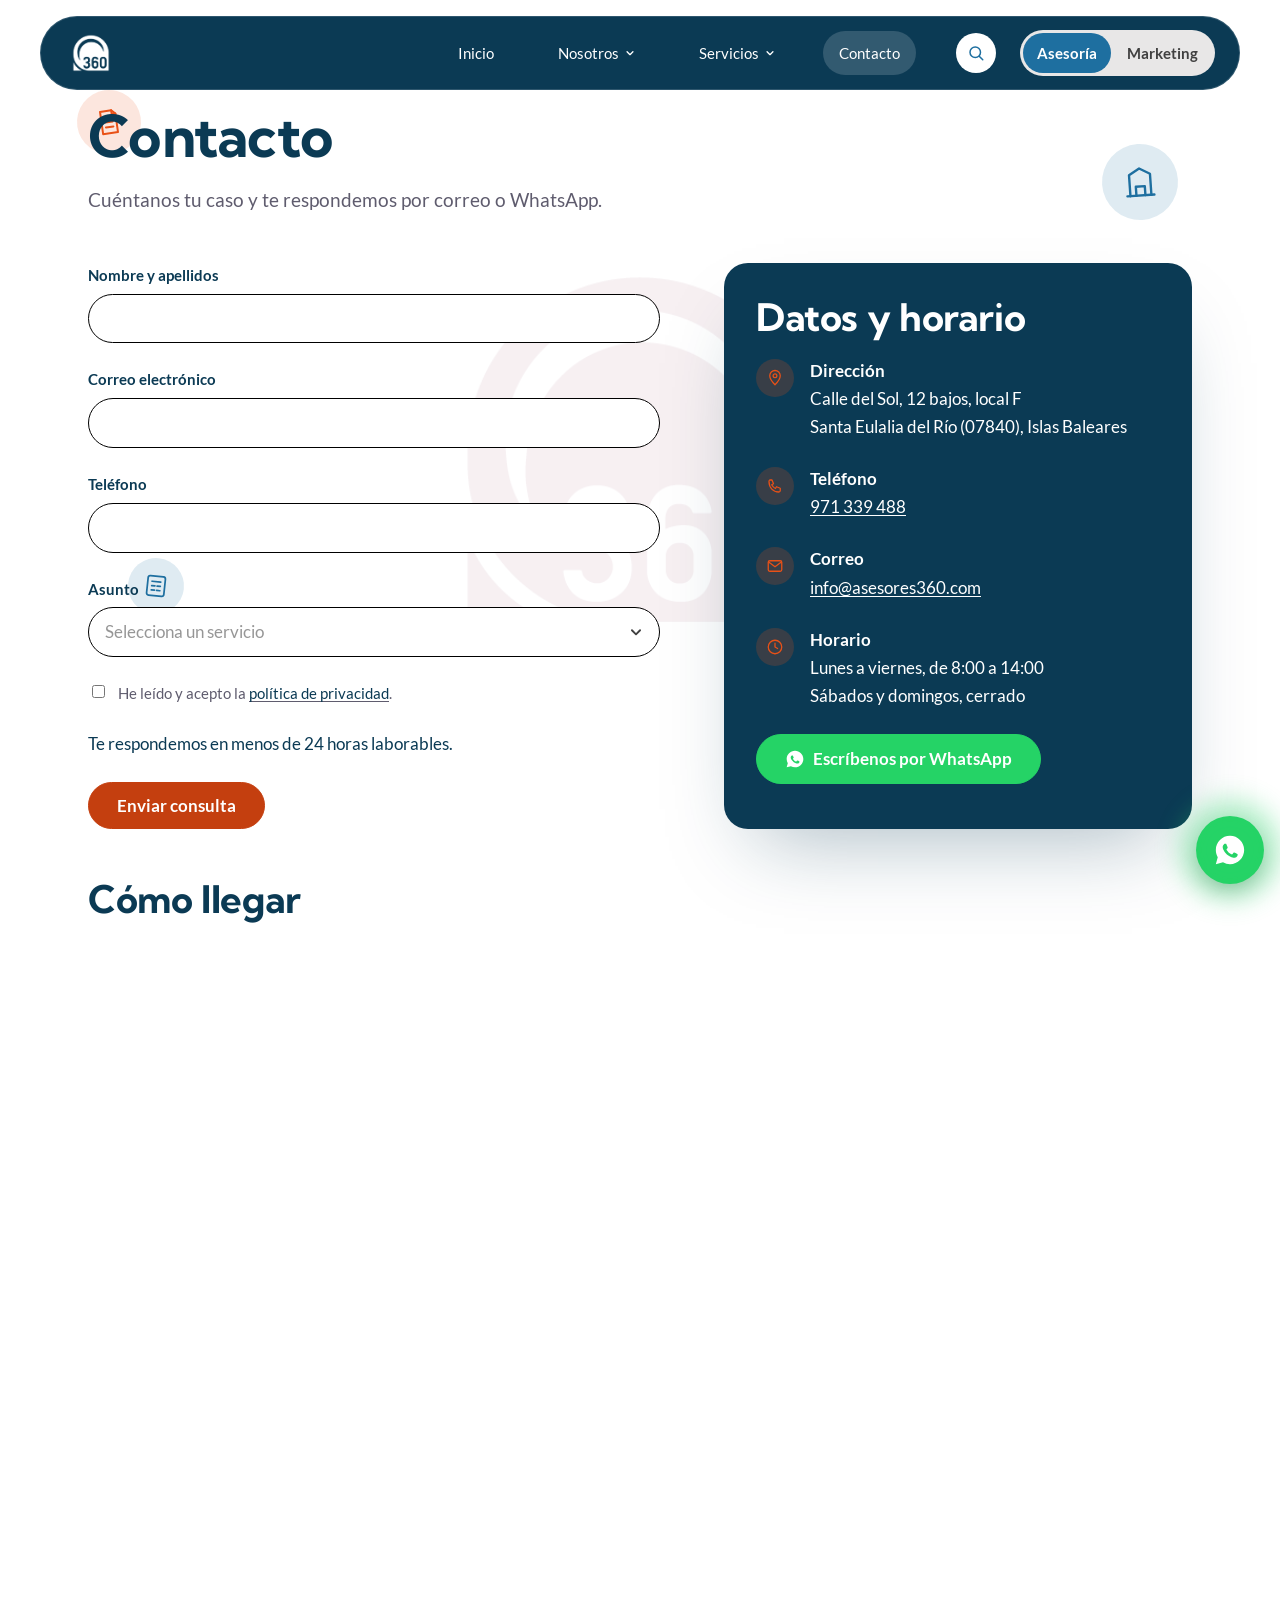
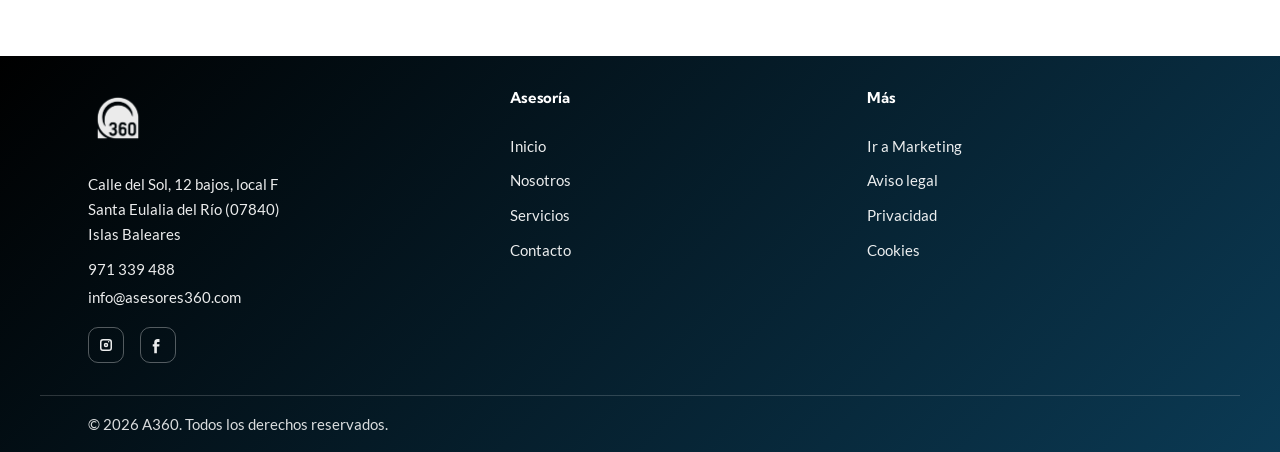
<file: asesoria/contacto.html>
<!doctype html>
<html lang="es">
<head>
<meta charset="utf-8">
<meta name="viewport" content="width=device-width, initial-scale=1">
<title>Contacto | Asesoría fiscal y laboral en España · A360</title>
<meta name="description" content="Escríbenos por WhatsApp o rellena el formulario. A360 Asesoría, Calle del Sol 12, Santa Eulalia del Río, Ibiza.">
<link rel="canonical" href="https://www.asesores360.com/asesoria/contacto.html">
<link rel="icon" href="/favicon.ico" sizes="any">
<link rel="icon" href="/assets/img/favicon-192.png" type="image/png">
<link rel="apple-touch-icon" href="/assets/img/favicon-180.png">
<meta name="theme-color" content="#E95117">
<meta property="og:type" content="website">
<meta property="og:site_name" content="A360 Asesoría">
<meta property="og:title" content="Contacto | Asesoría fiscal y laboral en España · A360">
<meta property="og:description" content="Escríbenos por WhatsApp o rellena el formulario de contacto.">
<meta property="og:image" content="https://www.asesores360.com/assets/img/og-asesoria.jpg">
<meta property="og:url" content="https://www.asesores360.com/asesoria/contacto.html">
<meta property="og:locale" content="es_ES">
<meta name="twitter:card" content="summary_large_image">
<meta name="twitter:title" content="Contacto | Asesoría fiscal y laboral en España · A360">
<meta name="twitter:description" content="Escríbenos por WhatsApp o rellena el formulario de contacto.">
<meta name="twitter:image" content="https://www.asesores360.com/assets/img/og-asesoria.jpg">
<link rel="stylesheet" href="/assets/css/base.css">
<link rel="stylesheet" href="/assets/css/asesoria.css">
<script type="application/ld+json">
{
  "@context": "https://schema.org",
  "@type": "AccountingService",
  "@id": "https://www.asesores360.com/asesoria/#negocio",
  "parentOrganization": { "@id": "https://www.asesores360.com/#organizacion" },
  "name": "A360 Asesoría",
  "legalName": "A360 Ibiza Asesores, S.L.",
  "taxID": "B16615999",
  "image": "https://www.asesores360.com/assets/img/og-asesoria.jpg",
  "email": "info@asesores360.com",
  "telephone": "+34971339488",
  "contactPoint": {
    "@type": "ContactPoint",
    "contactType": "customer service",
    "telephone": "+34971339488",
    "url": "https://wa.me/34649032854"
  },
  "url": "https://www.asesores360.com/asesoria/contacto.html",
  "areaServed": { "@type": "Country", "name": "España" },
  "address": {
    "@type": "PostalAddress",
    "streetAddress": "Calle del Sol, 12 bajos, local F",
    "addressLocality": "Santa Eulalia del Río",
    "postalCode": "07840",
    "addressRegion": "Islas Baleares",
    "addressCountry": "ES"
  },
  "geo": {
    "@type": "GeoCoordinates",
    "latitude": 38.9851037,
    "longitude": 1.5319422
  },
  "openingHoursSpecification": [
    { "@type": "OpeningHoursSpecification", "dayOfWeek": ["Monday", "Tuesday", "Wednesday", "Thursday", "Friday"], "opens": "08:00", "closes": "14:00" }
  ]
}
</script>
<script type="application/ld+json">
{
  "@context": "https://schema.org",
  "@type": "BreadcrumbList",
  "itemListElement": [
    { "@type": "ListItem", "position": 1, "name": "Inicio", "item": "https://www.asesores360.com/asesoria/" },
    { "@type": "ListItem", "position": 2, "name": "Contacto", "item": "https://www.asesores360.com/asesoria/contacto.html" }
  ]
}
</script>
</head>
<body class="asesoria">

<a class="saltar-contenido" href="#contenido">Saltar al contenido</a>

<!-- Nav -->
<div class="nav-flotante-envoltorio">
  <div class="nav-flotante">
    <a class="nav-flotante__logo" href="/asesoria/" aria-label="A360 Asesoría — inicio">
      <img class="nav-flotante__logo-img--color" src="/assets/img/logo-a360.png" width="973" height="973" alt="A360 Asesoría" loading="eager">
      <img class="nav-flotante__logo-img--blanco" src="/assets/img/logo-a360-blanco.png" width="973" height="973" alt="A360 Asesoría" loading="eager">
    </a>
    <div class="nav-flotante__derecha">
      <nav class="nav-flotante__nav" aria-label="Principal">
      <a href="/asesoria/">Inicio</a>
      <div class="desplegable">
        <button class="desplegable__boton" type="button" aria-expanded="false" aria-haspopup="true" aria-controls="submenu-nosotros">
          Nosotros
          <svg class="desplegable__flecha" width="10" height="10" viewBox="0 0 12 12" aria-hidden="true"><path d="M2.5 4.5 6 8l3.5-3.5" fill="none" stroke="currentColor" stroke-width="1.6" stroke-linecap="round" stroke-linejoin="round"/></svg>
        </button>
        <div class="desplegable__panel" id="submenu-nosotros">
          <div class="desplegable__panel__interior">
            <a href="/asesoria/nosotros.html">Quiénes somos</a>
            <a href="/asesoria/nosotros.html#equipo">Nuestro equipo</a>
            <a href="/asesoria/nosotros.html#valores">Valores</a>
            <a href="/asesoria/nosotros.html#donde-estamos">Dónde estamos</a>
          </div>
        </div>
      </div>
      <div class="desplegable">
        <button class="desplegable__boton" type="button" aria-expanded="false" aria-haspopup="true" aria-controls="submenu-servicios">
          Servicios
          <svg class="desplegable__flecha" width="10" height="10" viewBox="0 0 12 12" aria-hidden="true"><path d="M2.5 4.5 6 8l3.5-3.5" fill="none" stroke="currentColor" stroke-width="1.6" stroke-linecap="round" stroke-linejoin="round"/></svg>
        </button>
        <div class="desplegable__panel" id="submenu-servicios">
          <div class="desplegable__panel__interior">
            <a href="/asesoria/servicios.html">Todos los servicios</a>
            <a href="/asesoria/servicios.html#fiscal">Asesoría fiscal</a>
            <a href="/asesoria/servicios.html#contable">Gestión contable</a>
            <a href="/asesoria/servicios.html#societaria">Constitución de sociedades</a>
            <a href="/asesoria/servicios.html#laboral">Asesoría laboral</a>
          </div>
        </div>
      </div>
      <a href="/asesoria/contacto.html" aria-current="page">Contacto</a>
      </nav>
      <button class="busqueda-boton" type="button" data-busqueda-abrir aria-label="Buscar en la web">
        <svg width="18" height="18" viewBox="0 0 24 24" aria-hidden="true" fill="none" stroke-width="2" stroke-linecap="round" stroke-linejoin="round"><circle cx="11" cy="11" r="7"/><path d="m21 21-4.35-4.35"/></svg>
      </button>
      <div class="cambio-mundo-toggle cambio-mundo-toggle--nav" role="group" aria-label="Cambiar entre A360 Asesoría y A360 Marketing">
        <a href="/asesoria/" class="cambio-mundo-toggle__opcion cambio-mundo-toggle__opcion--asesoria" aria-current="true">Asesoría</a>
        <a href="/marketing/" class="cambio-mundo-toggle__opcion cambio-mundo-toggle__opcion--marketing">Marketing</a>
      </div>
      <button class="nav-flotante__movil-abrir" data-menu-abrir aria-expanded="false" aria-controls="menu-movil" aria-label="Abrir menú">
        <svg width="20" height="20" viewBox="0 0 24 24" aria-hidden="true"><rect y="5" width="24" height="2"/><rect y="11" width="24" height="2"/><rect y="17" width="24" height="2"/></svg>
      </button>
    </div>
  </div>
</div>

<!-- Menú móvil -->
<div class="menu-movil" id="menu-movil" data-abierto="false">
  <div class="menu-movil__cabecera">
    <span></span>
    <button class="menu-movil__cerrar" data-menu-cerrar aria-label="Cerrar menú">
      <svg width="24" height="24" viewBox="0 0 24 24" aria-hidden="true"><rect x="3" y="10.5" width="18" height="2" transform="rotate(45 12 12)" style="fill:var(--gris-tinta)"/><rect x="3" y="10.5" width="18" height="2" transform="rotate(-45 12 12)" style="fill:var(--gris-tinta)"/></svg>
    </button>
  </div>
  <nav class="menu-movil__nav" aria-label="Principal móvil">
    <a href="/asesoria/">Inicio</a>
    <div class="desplegable">
      <button class="desplegable__boton" type="button" aria-expanded="false" aria-haspopup="true" aria-controls="submenu-nosotros-m">
        Nosotros
        <svg class="desplegable__flecha" width="14" height="14" viewBox="0 0 12 12" aria-hidden="true"><path d="M2.5 4.5 6 8l3.5-3.5" fill="none" stroke="currentColor" stroke-width="1.6" stroke-linecap="round" stroke-linejoin="round"/></svg>
      </button>
      <div class="desplegable__panel" id="submenu-nosotros-m">
        <a href="/asesoria/nosotros.html">Quiénes somos</a>
        <a href="/asesoria/nosotros.html#equipo">Nuestro equipo</a>
        <a href="/asesoria/nosotros.html#valores">Valores</a>
        <a href="/asesoria/nosotros.html#donde-estamos">Dónde estamos</a>
      </div>
    </div>
    <div class="desplegable">
      <button class="desplegable__boton" type="button" aria-expanded="false" aria-haspopup="true" aria-controls="submenu-servicios-m">
        Servicios
        <svg class="desplegable__flecha" width="14" height="14" viewBox="0 0 12 12" aria-hidden="true"><path d="M2.5 4.5 6 8l3.5-3.5" fill="none" stroke="currentColor" stroke-width="1.6" stroke-linecap="round" stroke-linejoin="round"/></svg>
      </button>
      <div class="desplegable__panel" id="submenu-servicios-m">
        <a href="/asesoria/servicios.html">Todos los servicios</a>
        <a href="/asesoria/servicios.html#fiscal">Asesoría fiscal</a>
        <a href="/asesoria/servicios.html#contable">Gestión contable</a>
        <a href="/asesoria/servicios.html#societaria">Constitución de sociedades</a>
        <a href="/asesoria/servicios.html#laboral">Asesoría laboral</a>
      </div>
    </div>
    <a href="/asesoria/contacto.html">Contacto</a>
    <div class="cambio-mundo-toggle" role="group" aria-label="Cambiar entre A360 Asesoría y A360 Marketing">
      <a href="/asesoria/" class="cambio-mundo-toggle__opcion cambio-mundo-toggle__opcion--asesoria" aria-current="true">Asesoría</a>
      <a href="/marketing/" class="cambio-mundo-toggle__opcion cambio-mundo-toggle__opcion--marketing">Marketing</a>
    </div>
  </nav>
</div>

<!-- Búsqueda -->
<div class="busqueda-overlay" id="busqueda-overlay" data-abierto="false">
  <div class="busqueda-panel" role="dialog" aria-modal="true" aria-label="Buscar en la web">
    <div class="busqueda-panel__cabecera">
      <svg class="busqueda-panel__icono" width="20" height="20" viewBox="0 0 24 24" aria-hidden="true" fill="none" stroke-width="2" stroke-linecap="round" stroke-linejoin="round"><circle cx="11" cy="11" r="7"/><path d="m21 21-4.35-4.35"/></svg>
      <input class="busqueda-panel__input" type="search" id="busqueda-input" placeholder="Buscar páginas, servicios..." autocomplete="off" aria-label="Buscar en la web" role="combobox" aria-expanded="true" aria-autocomplete="list" aria-controls="busqueda-resultados">
      <button class="busqueda-panel__cerrar" type="button" data-busqueda-cerrar aria-label="Cerrar búsqueda">
        <svg width="18" height="18" viewBox="0 0 24 24" aria-hidden="true" fill="none" stroke-width="2" stroke-linecap="round" stroke-linejoin="round"><path d="M6 6l12 12M18 6 6 18"/></svg>
      </button>
    </div>
    <ul class="busqueda-panel__resultados" id="busqueda-resultados" role="listbox" aria-label="Resultados de búsqueda"></ul>
    <p class="busqueda-panel__vacio" id="busqueda-vacio" hidden>Sin resultados. Probá con otra palabra.</p>
  </div>
</div>

<main id="contenido">
  <!-- id="contacto": destino de los CTA "Consultar este servicio" de Servicios -->
  <section class="banda banda-blanca" id="contacto">
    <div class="marca-agua marca-agua--centrada" aria-hidden="true">
      <img src="/assets/img/logo-a360-azul.png" width="973" height="973" alt="">
    </div>
    <div class="contacto-iconos-flotantes" aria-hidden="true">
      <span class="contacto-iconos-flotantes__pieza"><svg viewBox="0 0 24 24"><path d="M6 3h9l3 3v15H6V3Z"/><path d="M15 3v3h3"/><path d="M9 12h6M9 16h6M9 8h3"/></svg></span>
      <span class="contacto-iconos-flotantes__pieza"><svg viewBox="0 0 24 24"><rect x="4" y="3" width="16" height="18" rx="2"/><path d="M8 8h8M8 12h3M13 12h3M8 16h3M13 16h3"/></svg></span>
      <span class="contacto-iconos-flotantes__pieza"><svg viewBox="0 0 24 24"><path d="M3 21h18"/><path d="M5 21V7l7-4 7 4v14"/><path d="M9 21v-6h6v6"/></svg></span>
      <span class="contacto-iconos-flotantes__pieza"><svg viewBox="0 0 24 24"><circle cx="8" cy="8" r="3"/><path d="M2 20c0-3.3 2.7-6 6-6s6 2.7 6 6"/><circle cx="17" cy="9" r="2.3"/><path d="M12.7 20c0-2.5 1.9-4.5 4.3-4.5s4.3 2 4.3 4.5"/></svg></span>
    </div>
    <div class="contenedor">
      <h1 class="reveal">Contacto</h1>
      <p class="cuerpo-lg reveal" style="margin-top:var(--e-2)">Cuéntanos tu caso y te respondemos por correo o WhatsApp.</p>

      <div class="contacto-grid" style="margin-top:var(--e-5)">
        <form class="reveal" data-formulario-contacto novalidate>
          <div class="campo">
            <label for="nombre">Nombre y apellidos</label>
            <input type="text" id="nombre" name="nombre" required autocomplete="name">
            <span class="campo__error" role="alert"></span>
          </div>
          <div class="campo">
            <label for="correo">Correo electrónico</label>
            <input type="email" id="correo" name="correo" required autocomplete="email">
            <span class="campo__error" role="alert"></span>
          </div>
          <div class="campo">
            <label for="telefono">Teléfono</label>
            <input type="tel" id="telefono" name="telefono" required autocomplete="tel">
            <span class="campo__error" role="alert"></span>
          </div>
          <div class="campo">
            <label for="asunto">Asunto</label>
            <select id="asunto" name="asunto" required>
              <option value="">Selecciona un servicio</option>
              <option>Asesoría fiscal para empresas y autónomos</option>
              <option>Gestión contable y libros oficiales</option>
              <option>Constitución de sociedades y alta de autónomos</option>
              <option>Asesoría laboral y gestión de nóminas</option>
              <option>Otro</option>
            </select>
            <span class="campo__error" role="alert"></span>
          </div>
          <div class="campo-trampa" aria-hidden="true">
            <label for="trampa">No rellenar este campo</label>
            <input type="text" id="trampa" name="trampa" data-trampa tabindex="-1" autocomplete="off">
          </div>

          <div class="campo-consentimiento">
            <input type="checkbox" id="consentimiento" name="consentimiento" required>
            <label for="consentimiento">He leído y acepto la <a class="enlace-cuerpo" href="/legal.html#privacidad" target="_blank" rel="noopener">política de privacidad</a>.</label>
          </div>

          <p class="formulario__nota">Te respondemos en menos de 24 horas laborables.</p>
          <button class="boton boton-primario" type="submit">Enviar consulta</button>
          <p class="formulario__estado" role="status" data-visible="false"></p>
        </form>

        <aside class="contacto-panel reveal">
          <h2>Datos y horario</h2>
          <div class="contacto-dato">
            <span class="contacto-dato__icono" aria-hidden="true">
              <svg viewBox="0 0 24 24"><path d="M12 21s7-7.2 7-12a7 7 0 1 0-14 0c0 4.8 7 12 7 12Z"/><circle cx="12" cy="9" r="2.5"/></svg>
            </span>
            <p><strong>Dirección</strong><br>Calle del Sol, 12 bajos, local F<br>Santa Eulalia del Río (07840), Islas Baleares</p>
          </div>
          <div class="contacto-dato">
            <span class="contacto-dato__icono" aria-hidden="true">
              <svg viewBox="0 0 24 24"><path d="M5 4h3l2 5-2.4 1.4a11.5 11.5 0 0 0 5 5L14 13l5 2v3a2 2 0 0 1-2 2C9.6 20 4 14.4 4 6a2 2 0 0 1 1-2Z"/></svg>
            </span>
            <p><strong>Teléfono</strong><br><a href="tel:+34971339488">971 339 488</a></p>
          </div>
          <div class="contacto-dato">
            <span class="contacto-dato__icono" aria-hidden="true">
              <svg viewBox="0 0 24 24"><rect x="3" y="5" width="18" height="14" rx="2"/><path d="m4 7 8 6 8-6"/></svg>
            </span>
            <p><strong>Correo</strong><br><a href="mailto:info@asesores360.com">info@asesores360.com</a></p>
          </div>
          <div class="contacto-dato">
            <span class="contacto-dato__icono" aria-hidden="true">
              <svg viewBox="0 0 24 24"><circle cx="12" cy="12" r="9"/><path d="M12 7v5l3.5 2"/></svg>
            </span>
            <p><strong>Horario</strong><br>Lunes a viernes, de 8:00 a 14:00<br>Sábados y domingos, cerrado</p>
          </div>
          <a class="boton boton-oscuro contacto-panel__whatsapp" href="https://wa.me/34649032854?text=Hola%2C%20escribo%20desde%20la%20web%20de%20A360%20Asesor%C3%ADa" target="_blank" rel="noopener">
            <svg viewBox="0 0 24 24" aria-hidden="true"><path d="M12 2C6.48 2 2 6.48 2 12c0 1.85.5 3.58 1.35 5.08L2 22l5.06-1.32A9.94 9.94 0 0 0 12 22c5.52 0 10-4.48 10-10S17.52 2 12 2Zm5.2 14.2c-.22.6-1.28 1.15-1.76 1.2-.45.06-1 .09-1.62-.1a13 13 0 0 1-1.48-.55c-2.6-1.12-4.3-3.75-4.43-3.92-.13-.17-1.06-1.41-1.06-2.69s.67-1.9.9-2.16c.24-.26.52-.32.7-.32l.5.01c.16 0 .37-.06.58.44.22.52.74 1.8.8 1.93.06.13.1.28.02.45-.08.17-.13.28-.26.43l-.39.46c-.13.13-.26.27-.11.53.15.26.67 1.11 1.44 1.8.99.89 1.83 1.16 2.09 1.29.26.13.41.11.56-.07.16-.17.65-.76.83-1.02.17-.26.35-.22.58-.13.24.09 1.52.72 1.78.85.26.13.43.2.5.3.06.11.06.62-.16 1.22Z"/></svg>
            Escríbenos por WhatsApp
          </a>
        </aside>
      </div>

      <div class="contacto-mapa reveal" id="como-llegar" style="margin-top:var(--e-5);scroll-margin-top:104px">
        <h2>Cómo llegar</h2>
        <div class="contacto-mapa__marco">
          <iframe src="https://www.google.com/maps/embed?pb=!1m18!1m12!1m3!1d3101.3237092000236!2d1.52936727605261!3d38.98510784152389!2m3!1f0!2f0!3f0!3m2!1i1024!2i768!4f13.1!3m3!1m2!1s0x65024faee818915%3A0xd1331f897152531e!2sA360%20Ibiza%20Asesores!5e0!3m2!1ses-419!2sco!4v1792000667070!5m2!1ses-419!2sco" width="100%" height="100%" style="border:0" loading="lazy" referrerpolicy="no-referrer-when-downgrade" title="Ubicación de A360 en el mapa — Calle del Sol, 12, Santa Eulalia del Río"></iframe>
        </div>
      </div>
    </div>
  </section>
</main>

<!-- Footer -->
<footer class="pie pie--compacto reveal">
  <div class="contenedor pie__interior">
    <div>
      <a href="/asesoria/" aria-label="A360 Asesoría" style="display:inline-block;margin-bottom:var(--e-2)">
        <img src="/assets/img/logo-a360-blanco.png" width="973" height="973" alt="A360" loading="lazy" style="height:60px;width:auto">
      </a>
      <address>Calle del Sol, 12 bajos, local F<br>Santa Eulalia del Río (07840)<br>Islas Baleares</address>
      <p style="margin-top:8px"><a href="tel:+34971339488">971 339 488</a></p>
      <p><a href="mailto:info@asesores360.com">info@asesores360.com</a></p>
      <div class="pie__redes">
        <a href="https://www.instagram.com/a360_asesores" aria-label="A360 en Instagram" target="_blank" rel="noopener">
          <svg width="18" height="18" viewBox="0 0 24 24" aria-hidden="true"><path fill-rule="evenodd" clip-rule="evenodd" fill="#fff" d="M4 8a4 4 0 0 1 4-4h8a4 4 0 0 1 4 4v8a4 4 0 0 1-4 4H8a4 4 0 0 1-4-4V8Zm4-2a2 2 0 0 0-2 2v8a2 2 0 0 0 2 2h8a2 2 0 0 0 2-2V8a2 2 0 0 0-2-2H8Zm4 3a3 3 0 1 0 0 6 3 3 0 0 0 0-6Zm0 2a1 1 0 1 0 0 2 1 1 0 0 0 0-2Zm4.5-3.5a1 1 0 1 1-2 0 1 1 0 0 1 2 0Z"/></svg>
        </a>
        <a href="https://www.facebook.com/profile.php?id=61554791530195&amp;sk=reels_tab" aria-label="A360 en Facebook" target="_blank" rel="noopener">
          <svg width="18" height="18" viewBox="0 0 24 24" aria-hidden="true"><path fill="#fff" d="M14 8h-2c-.8 0-1.5.2-1.5 1.3V11H14l-.3 3H10.5v9H7V14H5v-3h2V8.7C7 6 8.3 4 11.5 4H14v4Z"/></svg>
        </a>
      </div>
    </div>
    <nav class="pie__nav" aria-label="Navegación de pie de página">
      <h3>Asesoría</h3>
      <a href="/asesoria/">Inicio</a>
      <a href="/asesoria/nosotros.html">Nosotros</a>
      <a href="/asesoria/servicios.html">Servicios</a>
      <a href="/asesoria/contacto.html">Contacto</a>
    </nav>
    <nav class="pie__nav" aria-label="Más enlaces">
      <h3>Más</h3>
      <a href="/marketing/">Ir a Marketing</a>
      <a href="/legal.html">Aviso legal</a>
      <a href="/legal.html#privacidad">Privacidad</a>
      <a href="/legal.html#cookies">Cookies</a>
    </nav>
  </div>
  <div class="contenedor pie__legal">
    <span>© <span data-anio></span> A360. Todos los derechos reservados.</span>
  </div>
</footer>

<!-- Botón flotante de WhatsApp -->
<a class="whatsapp-flotante" href="https://wa.me/34649032854?text=Hola%2C%20escribo%20desde%20la%20web%20de%20A360%20Asesor%C3%ADa" target="_blank" rel="noopener" aria-label="Escríbenos por WhatsApp">
  <svg viewBox="0 0 24 24" aria-hidden="true"><path fill="#fff" d="M12 2C6.48 2 2 6.48 2 12c0 1.85.5 3.58 1.35 5.08L2 22l5.06-1.32A9.94 9.94 0 0 0 12 22c5.52 0 10-4.48 10-10S17.52 2 12 2Zm5.2 14.2c-.22.6-1.28 1.15-1.76 1.2-.45.06-1 .09-1.62-.1a13 13 0 0 1-1.48-.55c-2.6-1.12-4.3-3.75-4.43-3.92-.13-.17-1.06-1.41-1.06-2.69s.67-1.9.9-2.16c.24-.26.52-.32.7-.32l.5.01c.16 0 .37-.06.58.44.22.52.74 1.8.8 1.93.06.13.1.28.02.45-.08.17-.13.28-.26.43l-.39.46c-.13.13-.26.27-.11.53.15.26.67 1.11 1.44 1.8.99.89 1.83 1.16 2.09 1.29.26.13.41.11.56-.07.16-.17.65-.76.83-1.02.17-.26.35-.22.58-.13.24.09 1.52.72 1.78.85.26.13.43.2.5.3.06.11.06.62-.16 1.22Z"/></svg>
</a>

<script src="/assets/js/app.js" defer></script>
</body>
</html>
</file>
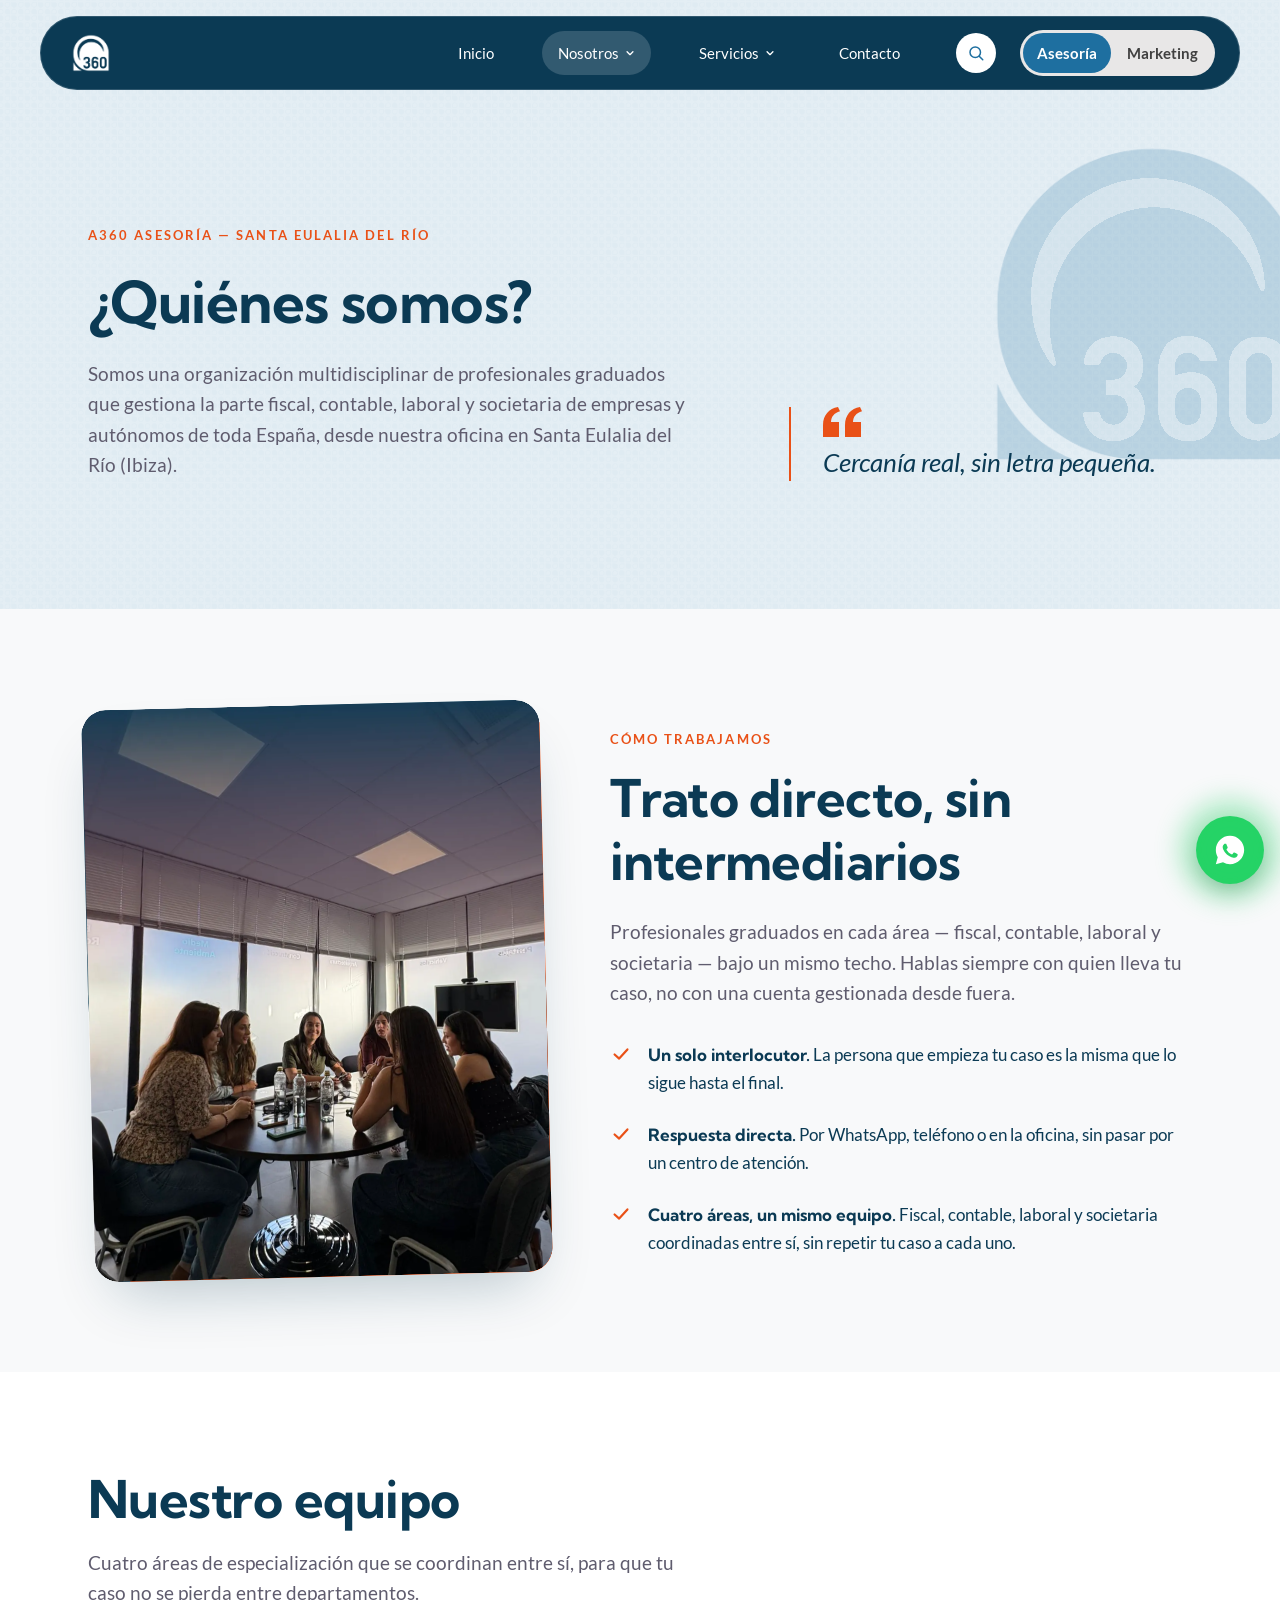
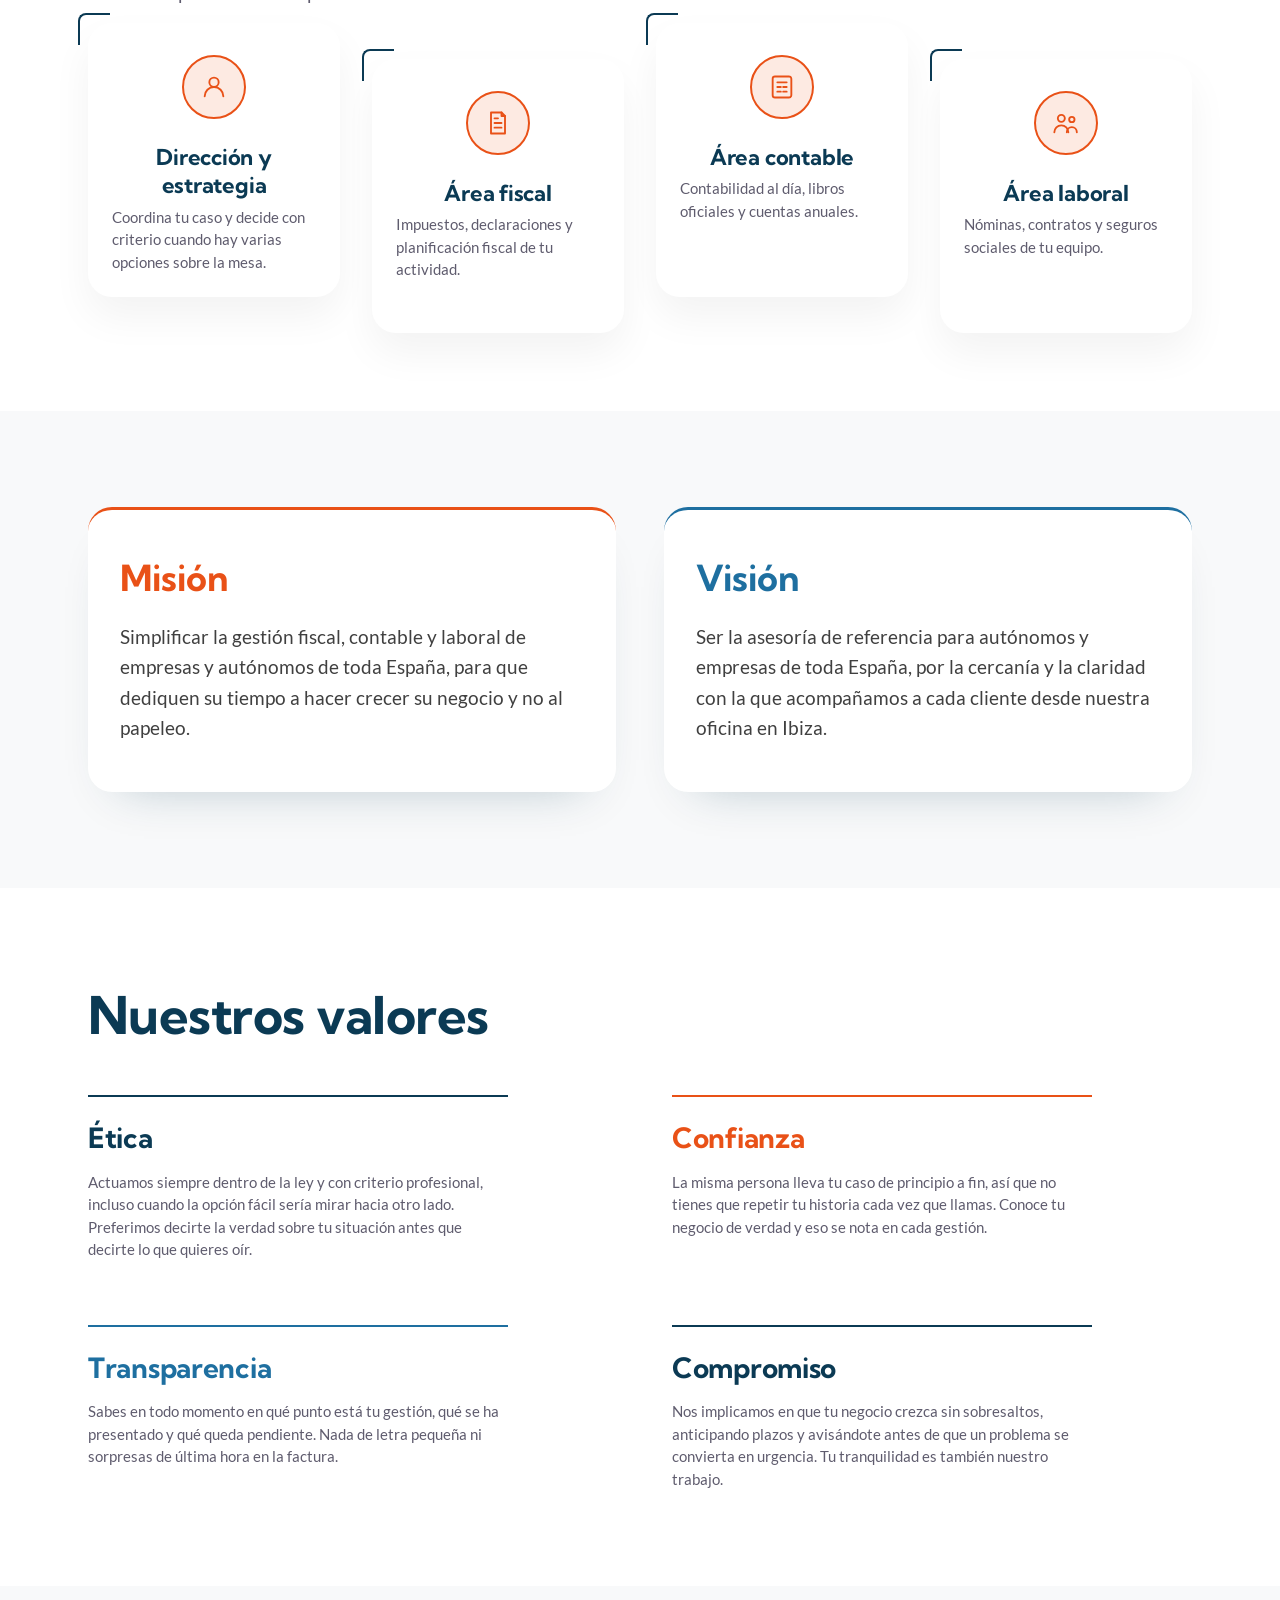
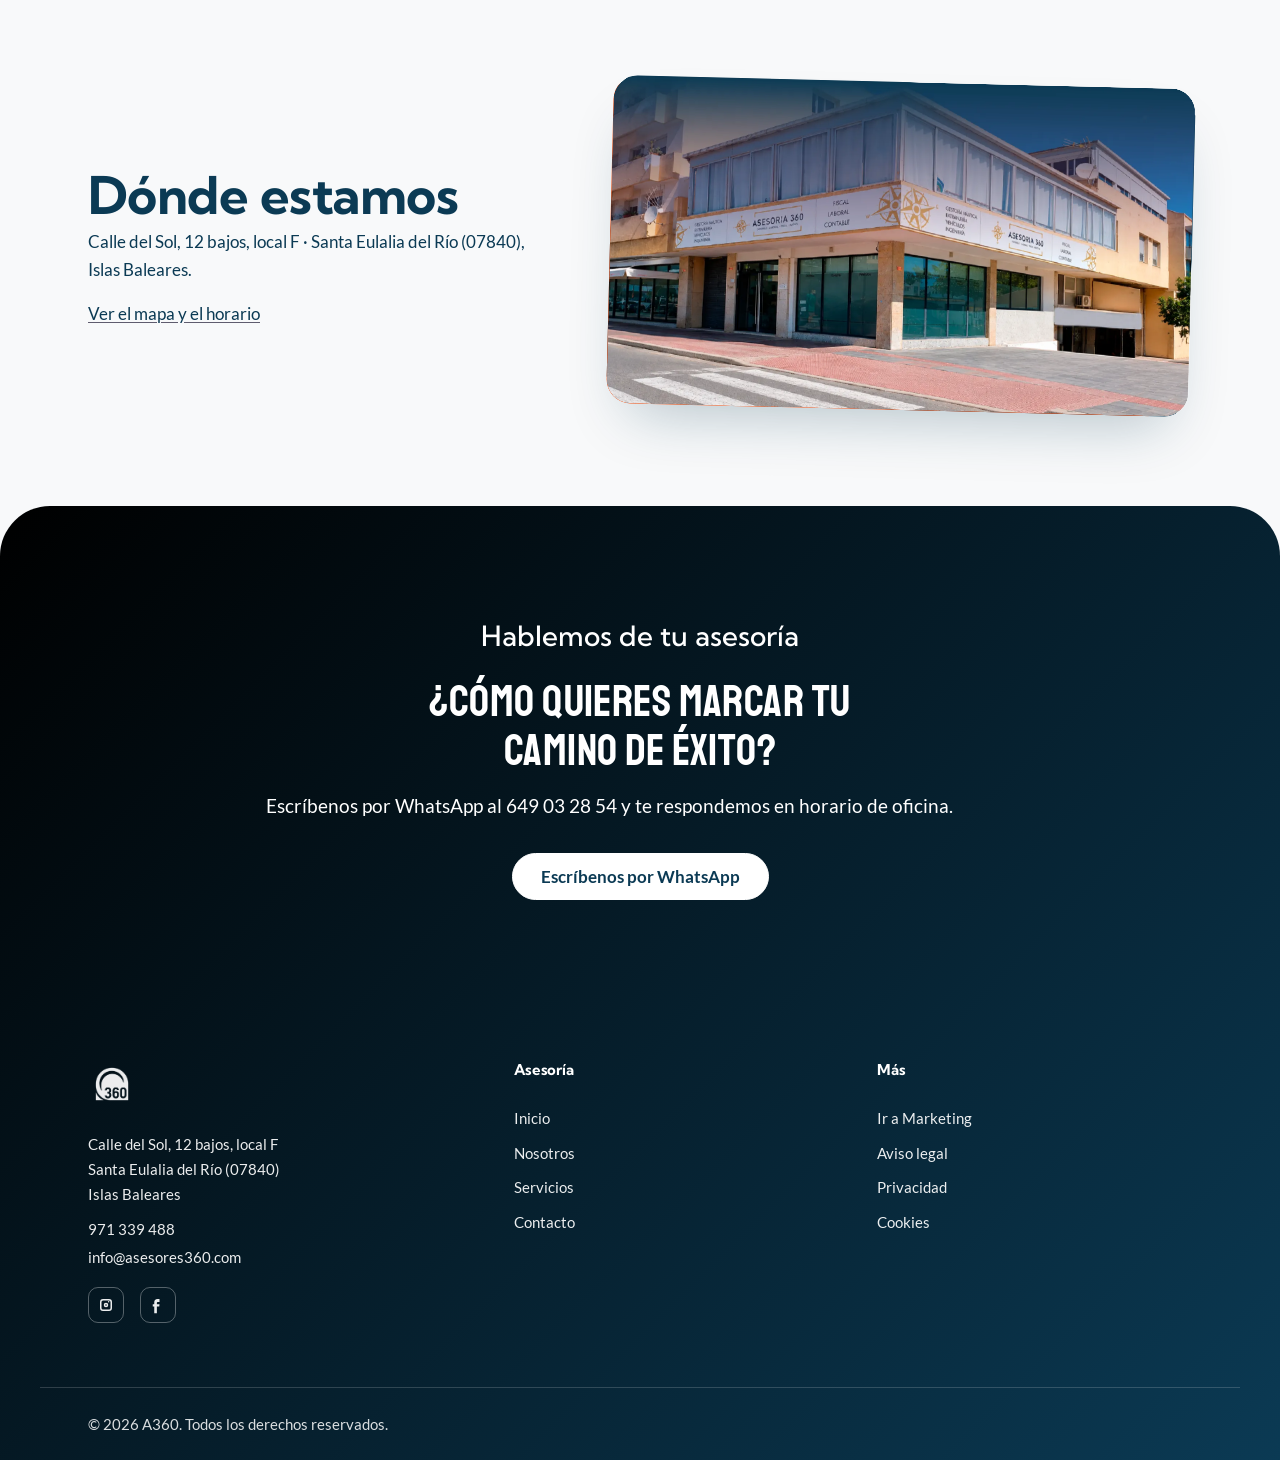
<file: asesoria/nosotros.html>
<!doctype html>
<html lang="es">
<head>
<meta charset="utf-8">
<meta name="viewport" content="width=device-width, initial-scale=1">
<title>Nuestro equipo de asesoría fiscal y laboral en España | A360</title>
<meta name="description" content="Conoce a A360 Asesoría: dónde estamos, cómo trabajamos y con qué valores gestionamos tu fiscalidad, contabilidad y laboral en Santa Eulalia del Río.">
<link rel="canonical" href="https://www.asesores360.com/asesoria/nosotros.html">
<link rel="icon" href="/favicon.ico" sizes="any">
<link rel="icon" href="/assets/img/favicon-192.png" type="image/png">
<link rel="apple-touch-icon" href="/assets/img/favicon-180.png">
<meta name="theme-color" content="#E95117">
<meta property="og:type" content="website">
<meta property="og:site_name" content="A360 Asesoría">
<meta property="og:title" content="Nuestro equipo de asesoría fiscal y laboral en España | A360">
<meta property="og:description" content="Dónde estamos y cómo trabajamos en A360 Asesoría, Santa Eulalia del Río.">
<meta property="og:image" content="https://www.asesores360.com/assets/img/og-asesoria.jpg">
<meta property="og:url" content="https://www.asesores360.com/asesoria/nosotros.html">
<meta property="og:locale" content="es_ES">
<meta name="twitter:card" content="summary_large_image">
<meta name="twitter:title" content="Nuestro equipo de asesoría fiscal y laboral en España | A360">
<meta name="twitter:description" content="Dónde estamos y cómo trabajamos en A360 Asesoría, Santa Eulalia del Río.">
<meta name="twitter:image" content="https://www.asesores360.com/assets/img/og-asesoria.jpg">
<link rel="stylesheet" href="/assets/css/base.css">
<link rel="stylesheet" href="/assets/css/asesoria.css">
<script type="application/ld+json">
{
  "@context": "https://schema.org",
  "@type": "BreadcrumbList",
  "itemListElement": [
    { "@type": "ListItem", "position": 1, "name": "Inicio", "item": "https://www.asesores360.com/asesoria/" },
    { "@type": "ListItem", "position": 2, "name": "Nosotros", "item": "https://www.asesores360.com/asesoria/nosotros.html" }
  ]
}
</script>
</head>
<body class="asesoria">

<a class="saltar-contenido" href="#contenido">Saltar al contenido</a>

<!-- Nav -->
<div class="nav-flotante-envoltorio">
  <div class="nav-flotante">
    <a class="nav-flotante__logo" href="/asesoria/" aria-label="A360 Asesoría — inicio">
      <img class="nav-flotante__logo-img--color" src="/assets/img/logo-a360.png" width="973" height="973" alt="A360 Asesoría" loading="eager">
      <img class="nav-flotante__logo-img--blanco" src="/assets/img/logo-a360-blanco.png" width="973" height="973" alt="A360 Asesoría" loading="eager">
    </a>
    <div class="nav-flotante__derecha">
      <nav class="nav-flotante__nav" aria-label="Principal">
      <a href="/asesoria/">Inicio</a>
      <div class="desplegable">
        <button class="desplegable__boton" type="button" aria-expanded="false" aria-haspopup="true" aria-controls="submenu-nosotros" aria-current="page">
          Nosotros
          <svg class="desplegable__flecha" width="10" height="10" viewBox="0 0 12 12" aria-hidden="true"><path d="M2.5 4.5 6 8l3.5-3.5" fill="none" stroke="currentColor" stroke-width="1.6" stroke-linecap="round" stroke-linejoin="round"/></svg>
        </button>
        <div class="desplegable__panel" id="submenu-nosotros">
          <div class="desplegable__panel__interior">
            <a href="/asesoria/nosotros.html">Quiénes somos</a>
            <a href="/asesoria/nosotros.html#equipo">Nuestro equipo</a>
            <a href="/asesoria/nosotros.html#valores">Valores</a>
            <a href="/asesoria/nosotros.html#donde-estamos">Dónde estamos</a>
          </div>
        </div>
      </div>
      <div class="desplegable">
        <button class="desplegable__boton" type="button" aria-expanded="false" aria-haspopup="true" aria-controls="submenu-servicios">
          Servicios
          <svg class="desplegable__flecha" width="10" height="10" viewBox="0 0 12 12" aria-hidden="true"><path d="M2.5 4.5 6 8l3.5-3.5" fill="none" stroke="currentColor" stroke-width="1.6" stroke-linecap="round" stroke-linejoin="round"/></svg>
        </button>
        <div class="desplegable__panel" id="submenu-servicios">
          <div class="desplegable__panel__interior">
            <a href="/asesoria/servicios.html">Todos los servicios</a>
            <a href="/asesoria/servicios.html#fiscal">Asesoría fiscal</a>
            <a href="/asesoria/servicios.html#contable">Gestión contable</a>
            <a href="/asesoria/servicios.html#societaria">Constitución de sociedades</a>
            <a href="/asesoria/servicios.html#laboral">Asesoría laboral</a>
          </div>
        </div>
      </div>
      <a href="/asesoria/contacto.html">Contacto</a>
      </nav>
      <button class="busqueda-boton" type="button" data-busqueda-abrir aria-label="Buscar en la web">
        <svg width="18" height="18" viewBox="0 0 24 24" aria-hidden="true" fill="none" stroke-width="2" stroke-linecap="round" stroke-linejoin="round"><circle cx="11" cy="11" r="7"/><path d="m21 21-4.35-4.35"/></svg>
      </button>
      <div class="cambio-mundo-toggle cambio-mundo-toggle--nav" role="group" aria-label="Cambiar entre A360 Asesoría y A360 Marketing">
        <a href="/asesoria/" class="cambio-mundo-toggle__opcion cambio-mundo-toggle__opcion--asesoria" aria-current="true">Asesoría</a>
        <a href="/marketing/" class="cambio-mundo-toggle__opcion cambio-mundo-toggle__opcion--marketing">Marketing</a>
      </div>
      <button class="nav-flotante__movil-abrir" data-menu-abrir aria-expanded="false" aria-controls="menu-movil" aria-label="Abrir menú">
        <svg width="20" height="20" viewBox="0 0 24 24" aria-hidden="true"><rect y="5" width="24" height="2"/><rect y="11" width="24" height="2"/><rect y="17" width="24" height="2"/></svg>
      </button>
    </div>
  </div>
</div>

<!-- Menú móvil -->
<div class="menu-movil" id="menu-movil" data-abierto="false">
  <div class="menu-movil__cabecera">
    <span></span>
    <button class="menu-movil__cerrar" data-menu-cerrar aria-label="Cerrar menú">
      <svg width="24" height="24" viewBox="0 0 24 24" aria-hidden="true"><rect x="3" y="10.5" width="18" height="2" transform="rotate(45 12 12)" style="fill:var(--gris-tinta)"/><rect x="3" y="10.5" width="18" height="2" transform="rotate(-45 12 12)" style="fill:var(--gris-tinta)"/></svg>
    </button>
  </div>
  <nav class="menu-movil__nav" aria-label="Principal móvil">
    <a href="/asesoria/">Inicio</a>
    <div class="desplegable">
      <button class="desplegable__boton" type="button" aria-expanded="false" aria-haspopup="true" aria-controls="submenu-nosotros-m">
        Nosotros
        <svg class="desplegable__flecha" width="14" height="14" viewBox="0 0 12 12" aria-hidden="true"><path d="M2.5 4.5 6 8l3.5-3.5" fill="none" stroke="currentColor" stroke-width="1.6" stroke-linecap="round" stroke-linejoin="round"/></svg>
      </button>
      <div class="desplegable__panel" id="submenu-nosotros-m">
        <a href="/asesoria/nosotros.html">Quiénes somos</a>
        <a href="/asesoria/nosotros.html#equipo">Nuestro equipo</a>
        <a href="/asesoria/nosotros.html#valores">Valores</a>
        <a href="/asesoria/nosotros.html#donde-estamos">Dónde estamos</a>
      </div>
    </div>
    <div class="desplegable">
      <button class="desplegable__boton" type="button" aria-expanded="false" aria-haspopup="true" aria-controls="submenu-servicios-m">
        Servicios
        <svg class="desplegable__flecha" width="14" height="14" viewBox="0 0 12 12" aria-hidden="true"><path d="M2.5 4.5 6 8l3.5-3.5" fill="none" stroke="currentColor" stroke-width="1.6" stroke-linecap="round" stroke-linejoin="round"/></svg>
      </button>
      <div class="desplegable__panel" id="submenu-servicios-m">
        <a href="/asesoria/servicios.html">Todos los servicios</a>
        <a href="/asesoria/servicios.html#fiscal">Asesoría fiscal</a>
        <a href="/asesoria/servicios.html#contable">Gestión contable</a>
        <a href="/asesoria/servicios.html#societaria">Constitución de sociedades</a>
        <a href="/asesoria/servicios.html#laboral">Asesoría laboral</a>
      </div>
    </div>
    <a href="/asesoria/contacto.html">Contacto</a>
    <div class="cambio-mundo-toggle" role="group" aria-label="Cambiar entre A360 Asesoría y A360 Marketing">
      <a href="/asesoria/" class="cambio-mundo-toggle__opcion cambio-mundo-toggle__opcion--asesoria" aria-current="true">Asesoría</a>
      <a href="/marketing/" class="cambio-mundo-toggle__opcion cambio-mundo-toggle__opcion--marketing">Marketing</a>
    </div>
  </nav>
</div>

<!-- Búsqueda -->
<div class="busqueda-overlay" id="busqueda-overlay" data-abierto="false">
  <div class="busqueda-panel" role="dialog" aria-modal="true" aria-label="Buscar en la web">
    <div class="busqueda-panel__cabecera">
      <svg class="busqueda-panel__icono" width="20" height="20" viewBox="0 0 24 24" aria-hidden="true" fill="none" stroke-width="2" stroke-linecap="round" stroke-linejoin="round"><circle cx="11" cy="11" r="7"/><path d="m21 21-4.35-4.35"/></svg>
      <input class="busqueda-panel__input" type="search" id="busqueda-input" placeholder="Buscar páginas, servicios..." autocomplete="off" aria-label="Buscar en la web" role="combobox" aria-expanded="true" aria-autocomplete="list" aria-controls="busqueda-resultados">
      <button class="busqueda-panel__cerrar" type="button" data-busqueda-cerrar aria-label="Cerrar búsqueda">
        <svg width="18" height="18" viewBox="0 0 24 24" aria-hidden="true" fill="none" stroke-width="2" stroke-linecap="round" stroke-linejoin="round"><path d="M6 6l12 12M18 6 6 18"/></svg>
      </button>
    </div>
    <ul class="busqueda-panel__resultados" id="busqueda-resultados" role="listbox" aria-label="Resultados de búsqueda"></ul>
    <p class="busqueda-panel__vacio" id="busqueda-vacio" hidden>Sin resultados. Probá con otra palabra.</p>
  </div>
</div>

<!-- Recolorea el logo a los dos azules de marca: cuerpo en azul-acero, anillo/360 en un azul más claro -->
<svg width="0" height="0" style="position:absolute" aria-hidden="true">
  <filter id="logo-duotono" color-interpolation-filters="sRGB">
    <feColorMatrix type="matrix" values="0.299 0.587 0.114 0 0  0.299 0.587 0.114 0 0  0.299 0.587 0.114 0 0  0 0 0 1 0" result="gris"/>
    <feComponentTransfer in="gris">
      <feFuncR type="discrete" tableValues="0.043 0.118 0.647"/>
      <feFuncG type="discrete" tableValues="0.227 0.435 0.773"/>
      <feFuncB type="discrete" tableValues="0.329 0.627 0.851"/>
    </feComponentTransfer>
  </filter>
</svg>

<main id="contenido">

  <section class="quienes-somos-hero">
    <div class="quienes-somos-hero__fondo" aria-hidden="true">
      <img class="quienes-somos-hero__fondo-logo" src="/assets/img/logo-a360.png" width="973" height="973" alt="">
    </div>
    <div class="contenedor quienes-somos-hero__grid">
      <div>
        <span class="quienes-somos-hero__eyebrow reveal">A360 Asesoría — Santa Eulalia del Río</span>
        <h1 class="reveal">¿Quiénes somos?</h1>
        <p class="cuerpo-lg reveal" style="margin-top:var(--e-3)">Somos una organización multidisciplinar de profesionales graduados que gestiona la parte fiscal, contable, laboral y societaria de empresas y autónomos de toda España, desde nuestra oficina en Santa Eulalia del Río (Ibiza).</p>
      </div>
      <blockquote class="quienes-somos-hero__cita reveal">
        <svg class="quienes-somos-hero__cita__comilla" viewBox="0 0 32 24" aria-hidden="true"><path d="M0 24V14.5C0 6.5 4.8 1.2 12 0l1.6 3.4C8.8 4.8 6.4 8 6.4 12h6.4v12H0Zm17.6 0V14.5c0-8 4.8-13.3 12-14.5l1.6 3.4c-4.8 1.4-7.2 4.6-7.2 8.6h6.4v12H17.6Z"/></svg>
        <p>Cercanía real, sin letra pequeña.</p>
      </blockquote>
    </div>
  </section>

  <section class="banda banda-gris">
    <div class="contenedor split-asimetrico">
      <div class="split-asimetrico__foto reveal">
        <div class="split-asimetrico__marco">
          <div class="split-asimetrico__recorte">
            <img class="nosotros-foto" style="aspect-ratio:4/5" src="/assets/img/fotos/foto-equipo-asesoria.webp" width="1199" height="1600" alt="Equipo de A360 reunido en una sala de trabajo" loading="lazy">
          </div>
        </div>
      </div>
      <div class="reveal">
        <span class="trato-directo__eyebrow">Cómo trabajamos</span>
        <h2>Trato directo, sin intermediarios</h2>
        <p class="cuerpo-lg" style="margin-top:var(--e-3)">Profesionales graduados en cada área — fiscal, contable, laboral y societaria — bajo un mismo techo. Hablas siempre con quien lleva tu caso, no con una cuenta gestionada desde fuera.</p>
        <ul class="trato-directo__lista">
          <li>
            <svg viewBox="0 0 24 24" aria-hidden="true"><path d="M5 12.5 10 17 19 7"/></svg>
            <div><strong>Un solo interlocutor.</strong> La persona que empieza tu caso es la misma que lo sigue hasta el final.</div>
          </li>
          <li>
            <svg viewBox="0 0 24 24" aria-hidden="true"><path d="M5 12.5 10 17 19 7"/></svg>
            <div><strong>Respuesta directa.</strong> Por WhatsApp, teléfono o en la oficina, sin pasar por un centro de atención.</div>
          </li>
          <li>
            <svg viewBox="0 0 24 24" aria-hidden="true"><path d="M5 12.5 10 17 19 7"/></svg>
            <div><strong>Cuatro áreas, un mismo equipo.</strong> Fiscal, contable, laboral y societaria coordinadas entre sí, sin repetir tu caso a cada uno.</div>
          </li>
        </ul>
      </div>
    </div>
  </section>

  <section class="banda banda-blanca" id="equipo">
    <div class="contenedor">
      <h2 class="reveal">Nuestro equipo</h2>
      <p class="cuerpo-lg reveal" style="margin-top:var(--e-2);max-width:56ch">Cuatro áreas de especialización que se coordinan entre sí, para que tu caso no se pierda entre departamentos.</p>
      <div class="equipo-grid reveal" style="margin-top:var(--e-4)">
        <div class="equipo-tarjeta">
          <span class="equipo-tarjeta__avatar" aria-hidden="true">
            <svg viewBox="0 0 24 24"><circle cx="12" cy="8" r="4"/><path d="M4 20c0-4.4 3.6-8 8-8s8 3.6 8 8"/></svg>
          </span>
          <h3>Dirección y estrategia</h3>
          <p class="menor">Coordina tu caso y decide con criterio cuando hay varias opciones sobre la mesa.</p>
        </div>
        <div class="equipo-tarjeta">
          <span class="equipo-tarjeta__avatar" aria-hidden="true">
            <svg viewBox="0 0 24 24"><path d="M6 3h9l3 3v15H6V3Z"/><path d="M15 3v3h3"/><path d="M9 12h6M9 16h6M9 8h3"/></svg>
          </span>
          <h3>Área fiscal</h3>
          <p class="menor">Impuestos, declaraciones y planificación fiscal de tu actividad.</p>
        </div>
        <div class="equipo-tarjeta">
          <span class="equipo-tarjeta__avatar" aria-hidden="true">
            <svg viewBox="0 0 24 24"><rect x="4" y="3" width="16" height="18" rx="2"/><path d="M8 8h8M8 12h3M13 12h3M8 16h3M13 16h3"/></svg>
          </span>
          <h3>Área contable</h3>
          <p class="menor">Contabilidad al día, libros oficiales y cuentas anuales.</p>
        </div>
        <div class="equipo-tarjeta">
          <span class="equipo-tarjeta__avatar" aria-hidden="true">
            <svg viewBox="0 0 24 24"><circle cx="8" cy="8" r="3"/><path d="M2 20c0-3.3 2.7-6 6-6s6 2.7 6 6"/><circle cx="17" cy="9" r="2.3"/><path d="M12.7 20c0-2.5 1.9-4.5 4.3-4.5s4.3 2 4.3 4.5"/></svg>
          </span>
          <h3>Área laboral</h3>
          <p class="menor">Nóminas, contratos y seguros sociales de tu equipo.</p>
        </div>
      </div>
    </div>
  </section>

  <section class="banda banda-gris">
    <div class="contenedor mision-vision-grid">
      <div class="mision-vision__item reveal">
        <span class="mision-vision__etiqueta">Misión</span>
        <p class="mision-vision__texto">Simplificar la gestión fiscal, contable y laboral de empresas y autónomos de toda España, para que dediquen su tiempo a hacer crecer su negocio y no al papeleo.</p>
      </div>
      <div class="mision-vision__item mision-vision__item--vision reveal">
        <span class="mision-vision__etiqueta">Visión</span>
        <p class="mision-vision__texto">Ser la asesoría de referencia para autónomos y empresas de toda España, por la cercanía y la claridad con la que acompañamos a cada cliente desde nuestra oficina en Ibiza.</p>
      </div>
    </div>
  </section>

  <section class="banda banda-blanca" id="valores">
    <div class="contenedor">
      <h2 class="reveal">Nuestros valores</h2>
      <div class="valores-manifiesto" style="margin-top:var(--e-5)">
        <div class="valor-item reveal">
          <h3 class="valor-item__palabra">Ética</h3>
          <p class="menor">Actuamos siempre dentro de la ley y con criterio profesional, incluso cuando la opción fácil sería mirar hacia otro lado. Preferimos decirte la verdad sobre tu situación antes que decirte lo que quieres oír.</p>
        </div>
        <div class="valor-item reveal">
          <h3 class="valor-item__palabra">Confianza</h3>
          <p class="menor">La misma persona lleva tu caso de principio a fin, así que no tienes que repetir tu historia cada vez que llamas. Conoce tu negocio de verdad y eso se nota en cada gestión.</p>
        </div>
        <div class="valor-item reveal">
          <h3 class="valor-item__palabra">Transparencia</h3>
          <p class="menor">Sabes en todo momento en qué punto está tu gestión, qué se ha presentado y qué queda pendiente. Nada de letra pequeña ni sorpresas de última hora en la factura.</p>
        </div>
        <div class="valor-item reveal">
          <h3 class="valor-item__palabra">Compromiso</h3>
          <p class="menor">Nos implicamos en que tu negocio crezca sin sobresaltos, anticipando plazos y avisándote antes de que un problema se convierta en urgencia. Tu tranquilidad es también nuestro trabajo.</p>
        </div>
      </div>
    </div>
  </section>

  <section class="banda banda-gris" id="donde-estamos">
    <div class="contenedor split-asimetrico">
      <div class="reveal">
        <h2>Dónde estamos</h2>
        <p>Calle del Sol, 12 bajos, local F · Santa Eulalia del Río (07840), Islas Baleares.</p>
        <p style="margin-top:var(--e-2)"><a class="enlace-cuerpo" href="/asesoria/contacto.html#como-llegar">Ver el mapa y el horario</a></p>
      </div>
      <div class="split-asimetrico__foto reveal">
        <div class="split-asimetrico__marco">
          <div class="split-asimetrico__recorte">
            <img class="nosotros-foto" style="aspect-ratio:16/9" src="/assets/img/fotos/foto-oficina-asesoria.webp" width="1600" height="900" alt="Fachada de la oficina de A360 en Santa Eulalia del Río" loading="lazy">
          </div>
        </div>
      </div>
    </div>
  </section>


</main>

<div class="cierre-pie reveal">
  <section class="cierre-asesoria">
    <div class="contenedor cierre-asesoria__contenido">
      <p class="cierre-asesoria__previa">Hablemos de tu asesoría</p>
      <p class="cierre-asesoria__cartel">¿Cómo quieres marcar tu camino de éxito?</p>
      <p class="cuerpo-lg">Escríbenos por WhatsApp al 649 03 28 54 y te respondemos en horario de oficina.</p>
      <a class="boton boton-primario" href="https://wa.me/34649032854?text=Hola%2C%20escribo%20desde%20la%20web%20de%20A360%20Asesor%C3%ADa" target="_blank" rel="noopener">Escríbenos por WhatsApp</a>
    </div>
  </section>

<!-- Footer -->
<footer class="pie">
  <div class="contenedor pie__interior">
    <div>
      <a href="/asesoria/" aria-label="A360 Asesoría" style="display:inline-block;margin-bottom:var(--e-2)">
        <img src="/assets/img/logo-a360-blanco.png" width="973" height="973" alt="A360" loading="lazy" style="height:48px;width:auto">
      </a>
      <address>Calle del Sol, 12 bajos, local F<br>Santa Eulalia del Río (07840)<br>Islas Baleares</address>
      <p style="margin-top:8px"><a href="tel:+34971339488">971 339 488</a></p>
      <p><a href="mailto:info@asesores360.com">info@asesores360.com</a></p>
      <div class="pie__redes">
        <a href="https://www.instagram.com/a360_asesores" aria-label="A360 en Instagram" target="_blank" rel="noopener">
          <svg width="18" height="18" viewBox="0 0 24 24" aria-hidden="true"><path fill-rule="evenodd" clip-rule="evenodd" fill="#fff" d="M4 8a4 4 0 0 1 4-4h8a4 4 0 0 1 4 4v8a4 4 0 0 1-4 4H8a4 4 0 0 1-4-4V8Zm4-2a2 2 0 0 0-2 2v8a2 2 0 0 0 2 2h8a2 2 0 0 0 2-2V8a2 2 0 0 0-2-2H8Zm4 3a3 3 0 1 0 0 6 3 3 0 0 0 0-6Zm0 2a1 1 0 1 0 0 2 1 1 0 0 0 0-2Zm4.5-3.5a1 1 0 1 1-2 0 1 1 0 0 1 2 0Z"/></svg>
        </a>
        <a href="https://www.facebook.com/profile.php?id=61554791530195&amp;sk=reels_tab" aria-label="A360 en Facebook" target="_blank" rel="noopener">
          <svg width="18" height="18" viewBox="0 0 24 24" aria-hidden="true"><path fill="#fff" d="M14 8h-2c-.8 0-1.5.2-1.5 1.3V11H14l-.3 3H10.5v9H7V14H5v-3h2V8.7C7 6 8.3 4 11.5 4H14v4Z"/></svg>
        </a>
      </div>
    </div>
    <nav class="pie__nav" aria-label="Navegación de pie de página">
      <h3>Asesoría</h3>
      <a href="/asesoria/">Inicio</a>
      <a href="/asesoria/nosotros.html">Nosotros</a>
      <a href="/asesoria/servicios.html">Servicios</a>
      <a href="/asesoria/contacto.html">Contacto</a>
    </nav>
    <nav class="pie__nav" aria-label="Más enlaces">
      <h3>Más</h3>
      <a href="/marketing/">Ir a Marketing</a>
      <a href="/legal.html">Aviso legal</a>
      <a href="/legal.html#privacidad">Privacidad</a>
      <a href="/legal.html#cookies">Cookies</a>
    </nav>
  </div>
  <div class="contenedor pie__legal">
    <span>© <span data-anio></span> A360. Todos los derechos reservados.</span>
  </div>
</footer>
</div>

<!-- Botón flotante de WhatsApp -->
<a class="whatsapp-flotante" href="https://wa.me/34649032854?text=Hola%2C%20escribo%20desde%20la%20web%20de%20A360%20Asesor%C3%ADa" target="_blank" rel="noopener" aria-label="Escríbenos por WhatsApp">
  <svg viewBox="0 0 24 24" aria-hidden="true"><path fill="#fff" d="M12 2C6.48 2 2 6.48 2 12c0 1.85.5 3.58 1.35 5.08L2 22l5.06-1.32A9.94 9.94 0 0 0 12 22c5.52 0 10-4.48 10-10S17.52 2 12 2Zm5.2 14.2c-.22.6-1.28 1.15-1.76 1.2-.45.06-1 .09-1.62-.1a13 13 0 0 1-1.48-.55c-2.6-1.12-4.3-3.75-4.43-3.92-.13-.17-1.06-1.41-1.06-2.69s.67-1.9.9-2.16c.24-.26.52-.32.7-.32l.5.01c.16 0 .37-.06.58.44.22.52.74 1.8.8 1.93.06.13.1.28.02.45-.08.17-.13.28-.26.43l-.39.46c-.13.13-.26.27-.11.53.15.26.67 1.11 1.44 1.8.99.89 1.83 1.16 2.09 1.29.26.13.41.11.56-.07.16-.17.65-.76.83-1.02.17-.26.35-.22.58-.13.24.09 1.52.72 1.78.85.26.13.43.2.5.3.06.11.06.62-.16 1.22Z"/></svg>
</a>

<script src="/assets/js/app.js" defer></script>
</body>
</html>
</file>
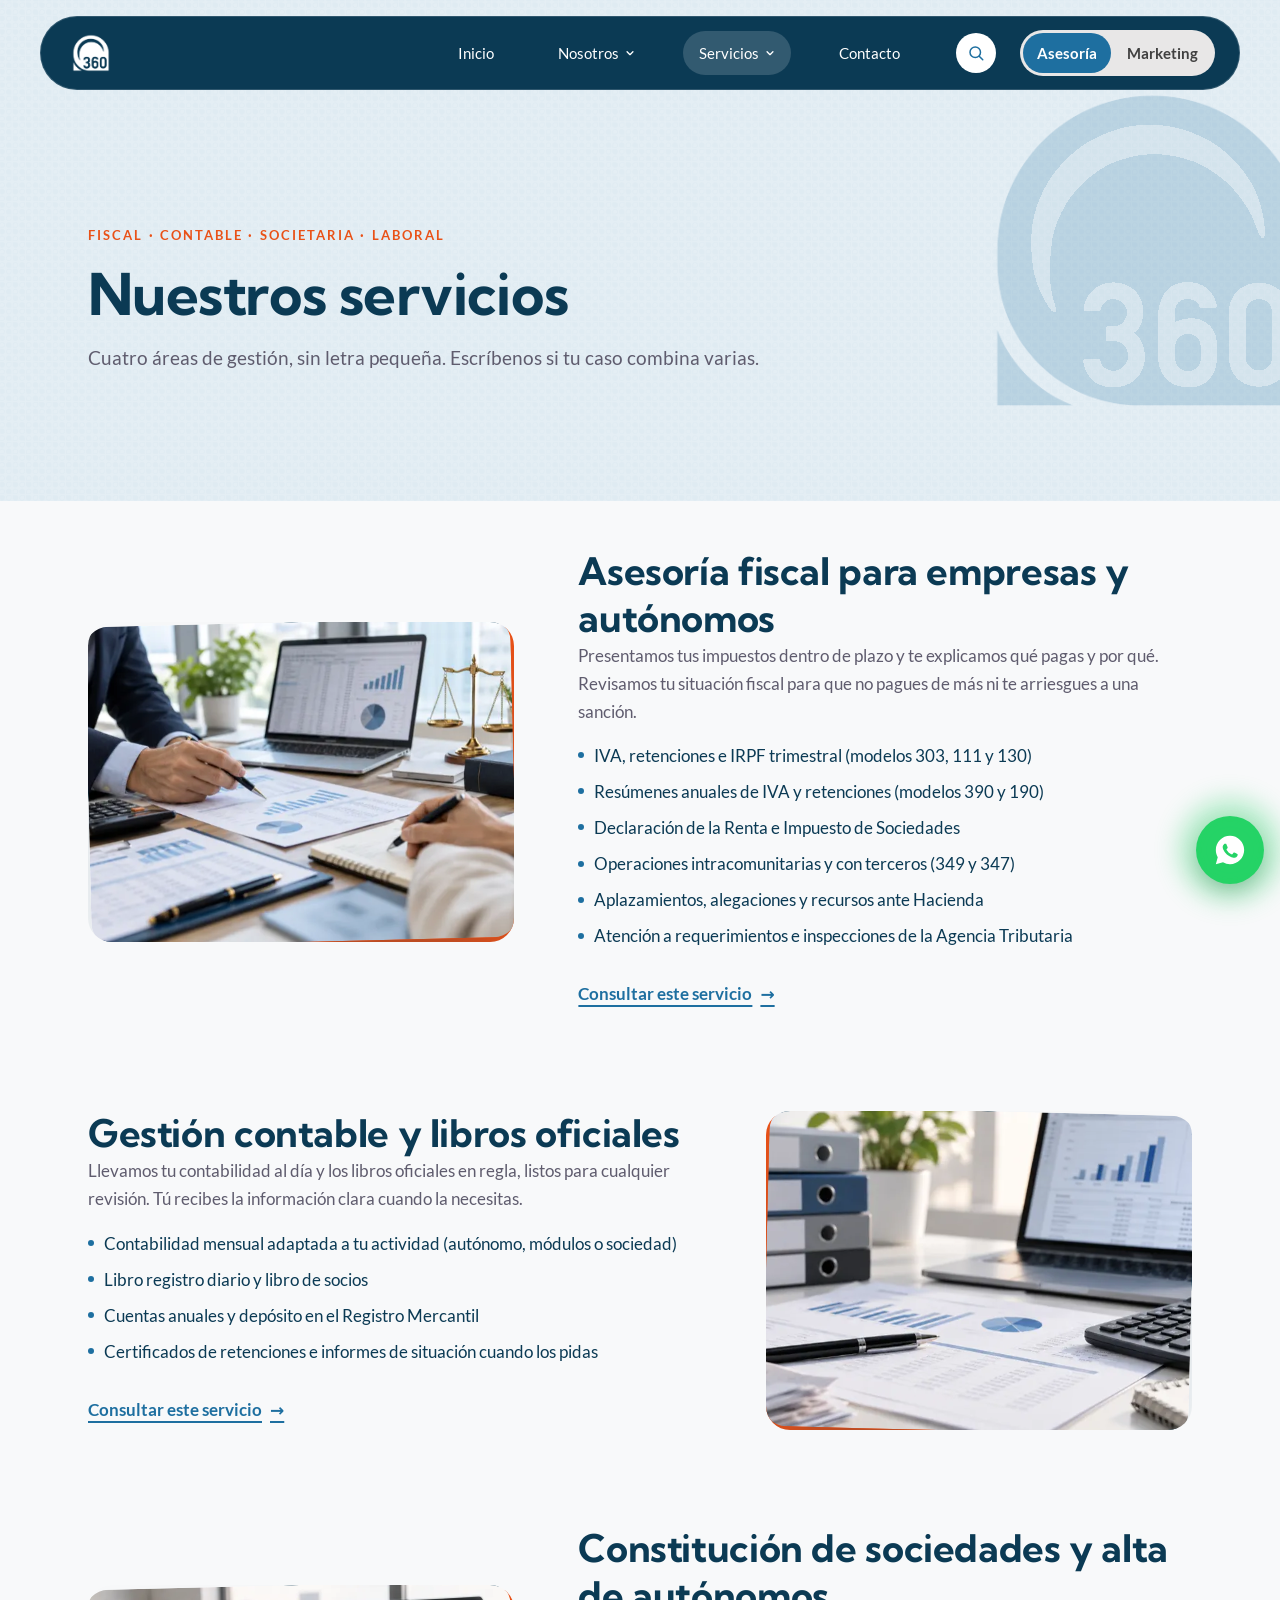
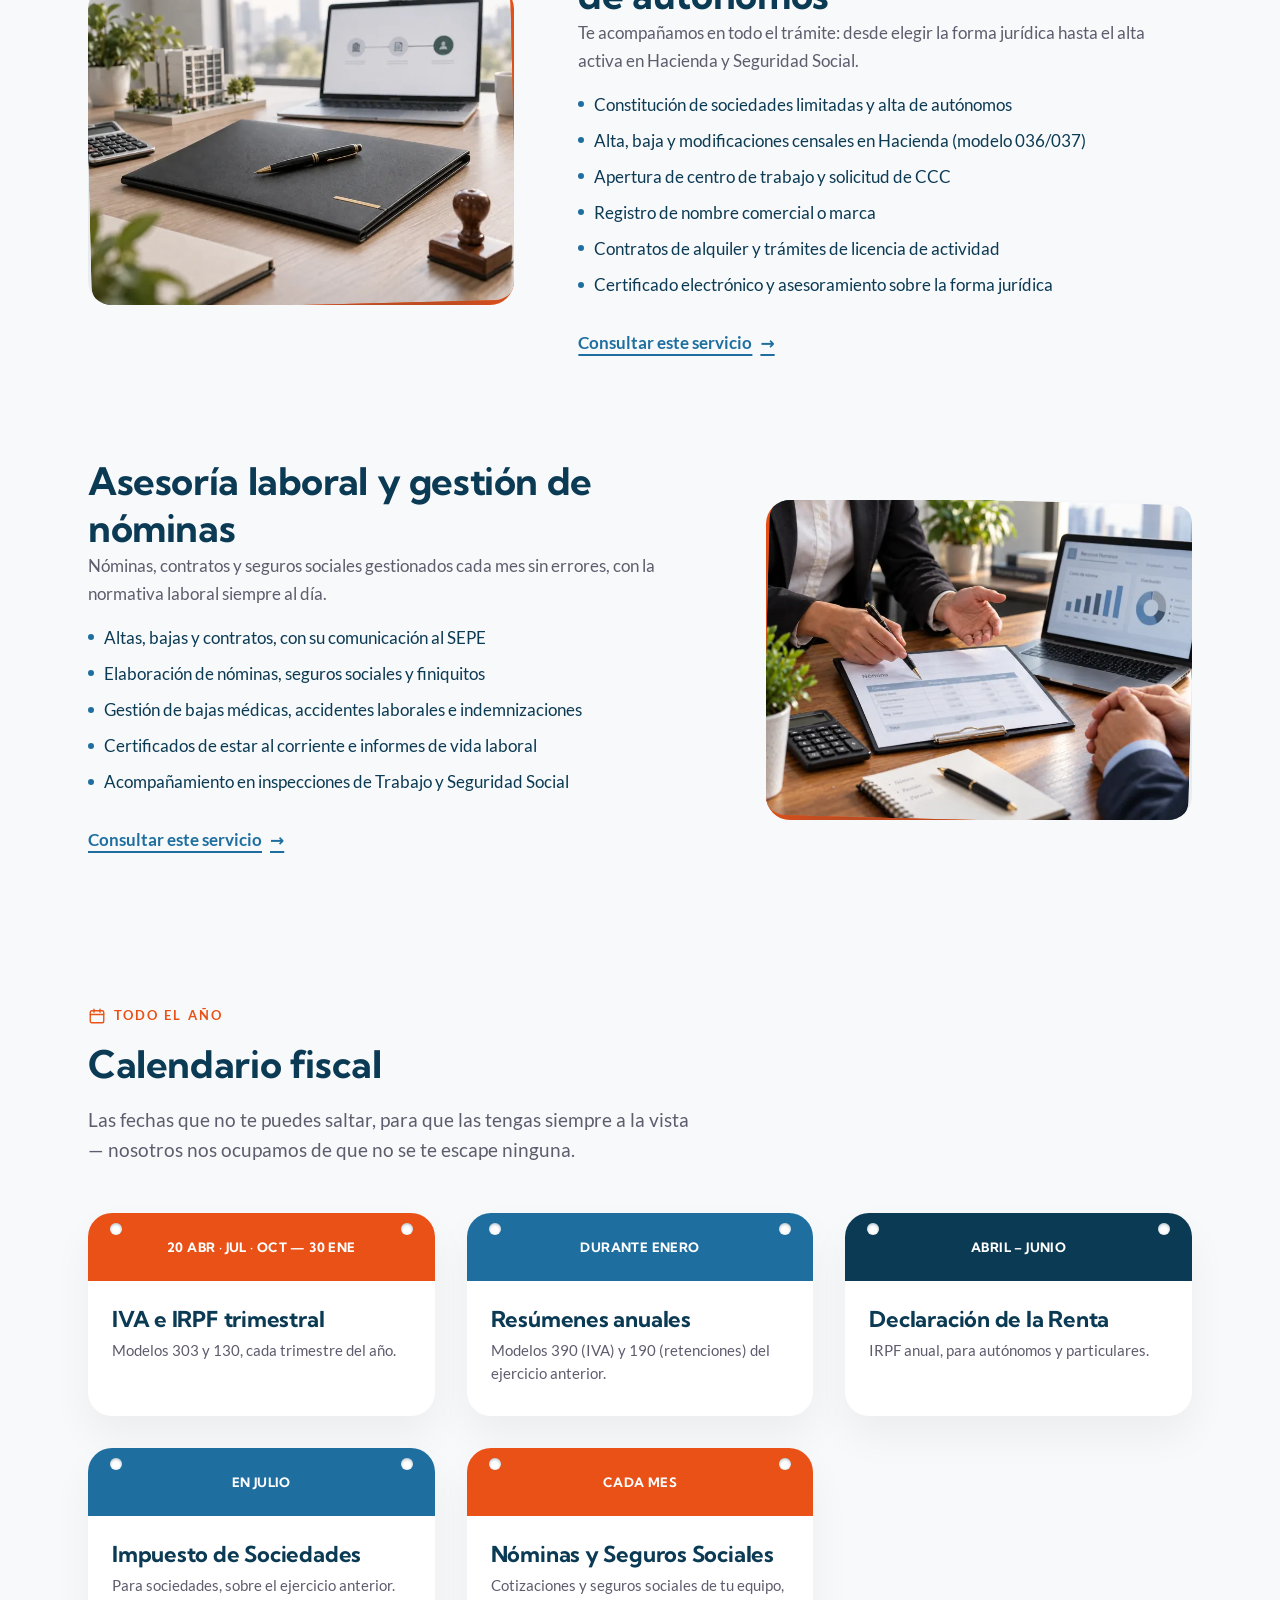
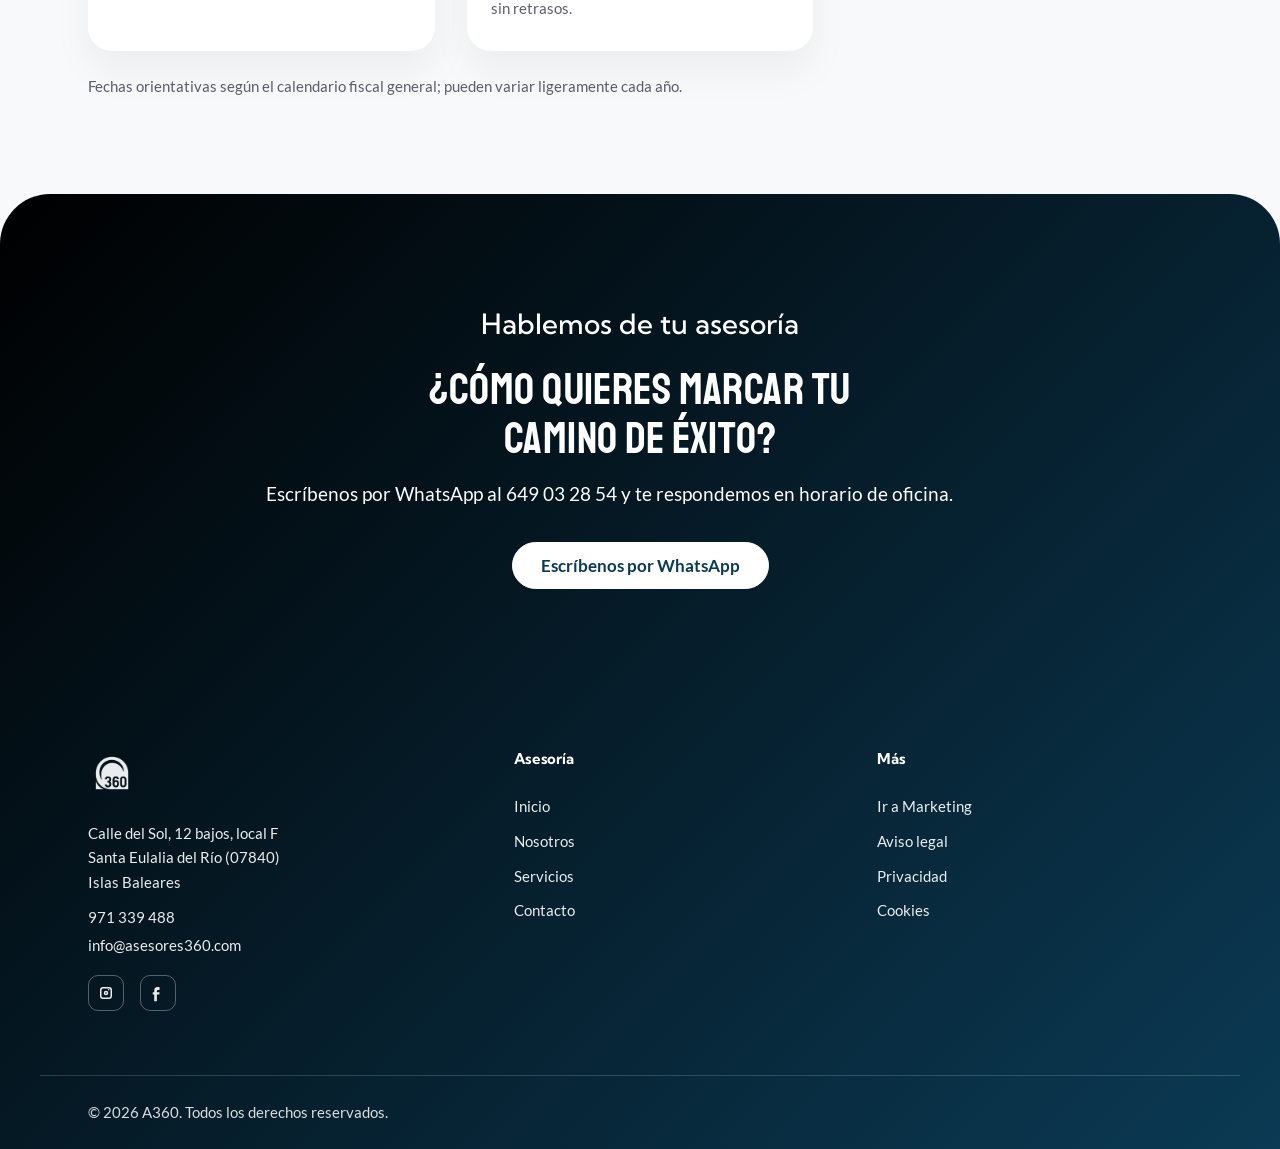
<file: asesoria/servicios.html>
<!doctype html>
<html lang="es">
<head>
<meta charset="utf-8">
<meta name="viewport" content="width=device-width, initial-scale=1">
<title>Servicios de asesoría fiscal, contable y laboral | A360</title>
<meta name="description" content="Asesoría fiscal, gestión contable, constitución de sociedades y asesoría laboral para empresas y autónomos de toda España, con sede en Ibiza.">
<link rel="canonical" href="https://www.asesores360.com/asesoria/servicios.html">
<link rel="icon" href="/favicon.ico" sizes="any">
<link rel="icon" href="/assets/img/favicon-192.png" type="image/png">
<link rel="apple-touch-icon" href="/assets/img/favicon-180.png">
<meta name="theme-color" content="#E95117">
<meta property="og:type" content="website">
<meta property="og:site_name" content="A360 Asesoría">
<meta property="og:title" content="Servicios de asesoría fiscal, contable y laboral | A360">
<meta property="og:description" content="Fiscal, contable, societaria y laboral: los cuatro servicios de A360 Asesoría.">
<meta property="og:image" content="https://www.asesores360.com/assets/img/og-asesoria.jpg">
<meta property="og:url" content="https://www.asesores360.com/asesoria/servicios.html">
<meta property="og:locale" content="es_ES">
<meta name="twitter:card" content="summary_large_image">
<meta name="twitter:title" content="Servicios de asesoría fiscal, contable y laboral | A360">
<meta name="twitter:description" content="Fiscal, contable, societaria y laboral: los cuatro servicios de A360 Asesoría.">
<meta name="twitter:image" content="https://www.asesores360.com/assets/img/og-asesoria.jpg">
<link rel="stylesheet" href="/assets/css/base.css">
<link rel="stylesheet" href="/assets/css/asesoria.css">
<script type="application/ld+json">
{
  "@context": "https://schema.org",
  "@type": "BreadcrumbList",
  "itemListElement": [
    { "@type": "ListItem", "position": 1, "name": "Inicio", "item": "https://www.asesores360.com/asesoria/" },
    { "@type": "ListItem", "position": 2, "name": "Servicios", "item": "https://www.asesores360.com/asesoria/servicios.html" }
  ]
}
</script>
</head>
<body class="asesoria">

<a class="saltar-contenido" href="#contenido">Saltar al contenido</a>

<!-- Nav -->
<div class="nav-flotante-envoltorio">
  <div class="nav-flotante">
    <a class="nav-flotante__logo" href="/asesoria/" aria-label="A360 Asesoría — inicio">
      <img class="nav-flotante__logo-img--color" src="/assets/img/logo-a360.png" width="973" height="973" alt="A360 Asesoría" loading="eager">
      <img class="nav-flotante__logo-img--blanco" src="/assets/img/logo-a360-blanco.png" width="973" height="973" alt="A360 Asesoría" loading="eager">
    </a>
    <div class="nav-flotante__derecha">
      <nav class="nav-flotante__nav" aria-label="Principal">
      <a href="/asesoria/">Inicio</a>
      <div class="desplegable">
        <button class="desplegable__boton" type="button" aria-expanded="false" aria-haspopup="true" aria-controls="submenu-nosotros">
          Nosotros
          <svg class="desplegable__flecha" width="10" height="10" viewBox="0 0 12 12" aria-hidden="true"><path d="M2.5 4.5 6 8l3.5-3.5" fill="none" stroke="currentColor" stroke-width="1.6" stroke-linecap="round" stroke-linejoin="round"/></svg>
        </button>
        <div class="desplegable__panel" id="submenu-nosotros">
          <div class="desplegable__panel__interior">
            <a href="/asesoria/nosotros.html">Quiénes somos</a>
            <a href="/asesoria/nosotros.html#equipo">Nuestro equipo</a>
            <a href="/asesoria/nosotros.html#valores">Valores</a>
            <a href="/asesoria/nosotros.html#donde-estamos">Dónde estamos</a>
          </div>
        </div>
      </div>
      <div class="desplegable">
        <button class="desplegable__boton" type="button" aria-expanded="false" aria-haspopup="true" aria-controls="submenu-servicios" aria-current="page">
          Servicios
          <svg class="desplegable__flecha" width="10" height="10" viewBox="0 0 12 12" aria-hidden="true"><path d="M2.5 4.5 6 8l3.5-3.5" fill="none" stroke="currentColor" stroke-width="1.6" stroke-linecap="round" stroke-linejoin="round"/></svg>
        </button>
        <div class="desplegable__panel" id="submenu-servicios">
          <div class="desplegable__panel__interior">
            <a href="/asesoria/servicios.html">Todos los servicios</a>
            <a href="/asesoria/servicios.html#fiscal">Asesoría fiscal</a>
            <a href="/asesoria/servicios.html#contable">Gestión contable</a>
            <a href="/asesoria/servicios.html#societaria">Constitución de sociedades</a>
            <a href="/asesoria/servicios.html#laboral">Asesoría laboral</a>
          </div>
        </div>
      </div>
      <a href="/asesoria/contacto.html">Contacto</a>
      </nav>
      <button class="busqueda-boton" type="button" data-busqueda-abrir aria-label="Buscar en la web">
        <svg width="18" height="18" viewBox="0 0 24 24" aria-hidden="true" fill="none" stroke-width="2" stroke-linecap="round" stroke-linejoin="round"><circle cx="11" cy="11" r="7"/><path d="m21 21-4.35-4.35"/></svg>
      </button>
      <div class="cambio-mundo-toggle cambio-mundo-toggle--nav" role="group" aria-label="Cambiar entre A360 Asesoría y A360 Marketing">
        <a href="/asesoria/" class="cambio-mundo-toggle__opcion cambio-mundo-toggle__opcion--asesoria" aria-current="true">Asesoría</a>
        <a href="/marketing/" class="cambio-mundo-toggle__opcion cambio-mundo-toggle__opcion--marketing">Marketing</a>
      </div>
      <button class="nav-flotante__movil-abrir" data-menu-abrir aria-expanded="false" aria-controls="menu-movil" aria-label="Abrir menú">
        <svg width="20" height="20" viewBox="0 0 24 24" aria-hidden="true"><rect y="5" width="24" height="2"/><rect y="11" width="24" height="2"/><rect y="17" width="24" height="2"/></svg>
      </button>
    </div>
  </div>
</div>

<!-- Menú móvil -->
<div class="menu-movil" id="menu-movil" data-abierto="false">
  <div class="menu-movil__cabecera">
    <span></span>
    <button class="menu-movil__cerrar" data-menu-cerrar aria-label="Cerrar menú">
      <svg width="24" height="24" viewBox="0 0 24 24" aria-hidden="true"><rect x="3" y="10.5" width="18" height="2" transform="rotate(45 12 12)" style="fill:var(--gris-tinta)"/><rect x="3" y="10.5" width="18" height="2" transform="rotate(-45 12 12)" style="fill:var(--gris-tinta)"/></svg>
    </button>
  </div>
  <nav class="menu-movil__nav" aria-label="Principal móvil">
    <a href="/asesoria/">Inicio</a>
    <div class="desplegable">
      <button class="desplegable__boton" type="button" aria-expanded="false" aria-haspopup="true" aria-controls="submenu-nosotros-m">
        Nosotros
        <svg class="desplegable__flecha" width="14" height="14" viewBox="0 0 12 12" aria-hidden="true"><path d="M2.5 4.5 6 8l3.5-3.5" fill="none" stroke="currentColor" stroke-width="1.6" stroke-linecap="round" stroke-linejoin="round"/></svg>
      </button>
      <div class="desplegable__panel" id="submenu-nosotros-m">
        <a href="/asesoria/nosotros.html">Quiénes somos</a>
        <a href="/asesoria/nosotros.html#equipo">Nuestro equipo</a>
        <a href="/asesoria/nosotros.html#valores">Valores</a>
        <a href="/asesoria/nosotros.html#donde-estamos">Dónde estamos</a>
      </div>
    </div>
    <div class="desplegable">
      <button class="desplegable__boton" type="button" aria-expanded="false" aria-haspopup="true" aria-controls="submenu-servicios-m">
        Servicios
        <svg class="desplegable__flecha" width="14" height="14" viewBox="0 0 12 12" aria-hidden="true"><path d="M2.5 4.5 6 8l3.5-3.5" fill="none" stroke="currentColor" stroke-width="1.6" stroke-linecap="round" stroke-linejoin="round"/></svg>
      </button>
      <div class="desplegable__panel" id="submenu-servicios-m">
        <a href="/asesoria/servicios.html">Todos los servicios</a>
        <a href="/asesoria/servicios.html#fiscal">Asesoría fiscal</a>
        <a href="/asesoria/servicios.html#contable">Gestión contable</a>
        <a href="/asesoria/servicios.html#societaria">Constitución de sociedades</a>
        <a href="/asesoria/servicios.html#laboral">Asesoría laboral</a>
      </div>
    </div>
    <a href="/asesoria/contacto.html">Contacto</a>
    <div class="cambio-mundo-toggle" role="group" aria-label="Cambiar entre A360 Asesoría y A360 Marketing">
      <a href="/asesoria/" class="cambio-mundo-toggle__opcion cambio-mundo-toggle__opcion--asesoria" aria-current="true">Asesoría</a>
      <a href="/marketing/" class="cambio-mundo-toggle__opcion cambio-mundo-toggle__opcion--marketing">Marketing</a>
    </div>
  </nav>
</div>

<!-- Búsqueda -->
<div class="busqueda-overlay" id="busqueda-overlay" data-abierto="false">
  <div class="busqueda-panel" role="dialog" aria-modal="true" aria-label="Buscar en la web">
    <div class="busqueda-panel__cabecera">
      <svg class="busqueda-panel__icono" width="20" height="20" viewBox="0 0 24 24" aria-hidden="true" fill="none" stroke-width="2" stroke-linecap="round" stroke-linejoin="round"><circle cx="11" cy="11" r="7"/><path d="m21 21-4.35-4.35"/></svg>
      <input class="busqueda-panel__input" type="search" id="busqueda-input" placeholder="Buscar páginas, servicios..." autocomplete="off" aria-label="Buscar en la web" role="combobox" aria-expanded="true" aria-autocomplete="list" aria-controls="busqueda-resultados">
      <button class="busqueda-panel__cerrar" type="button" data-busqueda-cerrar aria-label="Cerrar búsqueda">
        <svg width="18" height="18" viewBox="0 0 24 24" aria-hidden="true" fill="none" stroke-width="2" stroke-linecap="round" stroke-linejoin="round"><path d="M6 6l12 12M18 6 6 18"/></svg>
      </button>
    </div>
    <ul class="busqueda-panel__resultados" id="busqueda-resultados" role="listbox" aria-label="Resultados de búsqueda"></ul>
    <p class="busqueda-panel__vacio" id="busqueda-vacio" hidden>Sin resultados. Probá con otra palabra.</p>
  </div>
</div>

<!-- Recolorea el logo a los dos azules de marca: cuerpo en azul-acero, anillo/360 en un azul más claro -->
<svg width="0" height="0" style="position:absolute" aria-hidden="true">
  <filter id="logo-duotono" color-interpolation-filters="sRGB">
    <feColorMatrix type="matrix" values="0.299 0.587 0.114 0 0  0.299 0.587 0.114 0 0  0.299 0.587 0.114 0 0  0 0 0 1 0" result="gris"/>
    <feComponentTransfer in="gris">
      <feFuncR type="discrete" tableValues="0.043 0.118 0.647"/>
      <feFuncG type="discrete" tableValues="0.227 0.435 0.773"/>
      <feFuncB type="discrete" tableValues="0.329 0.627 0.851"/>
    </feComponentTransfer>
  </filter>
</svg>

<main id="contenido">

  <section class="banda servicios-hero">
    <div class="servicios-hero__fondo" aria-hidden="true">
      <img class="servicios-hero__fondo-logo" src="/assets/img/logo-a360.png" width="973" height="973" alt="">
    </div>
    <div class="contenedor">
      <span class="servicios-hero__eyebrow reveal">Fiscal · Contable · Societaria · Laboral</span>
      <h1 class="reveal">Nuestros servicios</h1>
      <p class="cuerpo-lg reveal" style="margin-top:var(--e-2)">Cuatro áreas de gestión, sin letra pequeña. Escríbenos si tu caso combina varias.</p>
    </div>
  </section>

  <div class="contenedor">

    <article class="servicio-bloque reveal" id="fiscal">
      <div class="servicio-bloque__panel servicio-bloque__panel--foto">
        <img class="servicio-bloque__foto" src="/assets/img/fotos/asesoria-fiscal.webp" width="800" height="450" alt="Revisión de impuestos y planificación fiscal" loading="lazy">
      </div>
      <div>
        <h2>Asesoría fiscal para empresas y autónomos</h2>
        <p>Presentamos tus impuestos dentro de plazo y te explicamos qué pagas y por qué. Revisamos tu situación fiscal para que no pagues de más ni te arriesgues a una sanción.</p>
        <ul class="servicio-bloque__lista">
          <li>IVA, retenciones e IRPF trimestral (modelos 303, 111 y 130)</li>
          <li>Resúmenes anuales de IVA y retenciones (modelos 390 y 190)</li>
          <li>Declaración de la Renta e Impuesto de Sociedades</li>
          <li>Operaciones intracomunitarias y con terceros (349 y 347)</li>
          <li>Aplazamientos, alegaciones y recursos ante Hacienda</li>
          <li>Atención a requerimientos e inspecciones de la Agencia Tributaria</li>
        </ul>
        <a class="servicio-bloque__consulta" href="/asesoria/contacto.html#contacto">Consultar este servicio<span aria-hidden="true">&rarr;</span></a>
      </div>
    </article>

    <article class="servicio-bloque servicio-bloque--invertido reveal" id="contable">
      <div class="servicio-bloque__panel servicio-bloque__panel--foto">
        <img class="servicio-bloque__foto" src="/assets/img/fotos/asesoria-contable.webp" width="800" height="450" alt="Gestión contable y libros oficiales al día" loading="lazy">
      </div>
      <div>
        <h2>Gestión contable y libros oficiales</h2>
        <p>Llevamos tu contabilidad al día y los libros oficiales en regla, listos para cualquier revisión. Tú recibes la información clara cuando la necesitas.</p>
        <ul class="servicio-bloque__lista">
          <li>Contabilidad mensual adaptada a tu actividad (autónomo, módulos o sociedad)</li>
          <li>Libro registro diario y libro de socios</li>
          <li>Cuentas anuales y depósito en el Registro Mercantil</li>
          <li>Certificados de retenciones e informes de situación cuando los pidas</li>
        </ul>
        <a class="servicio-bloque__consulta" href="/asesoria/contacto.html#contacto">Consultar este servicio<span aria-hidden="true">&rarr;</span></a>
      </div>
    </article>

    <article class="servicio-bloque reveal" id="societaria">
      <div class="servicio-bloque__panel servicio-bloque__panel--foto">
        <img class="servicio-bloque__foto" src="/assets/img/fotos/asesoria-societaria.webp" width="800" height="600" alt="Trámites de constitución de sociedades" loading="lazy">
      </div>
      <div>
        <h2>Constitución de sociedades y alta de autónomos</h2>
        <p>Te acompañamos en todo el trámite: desde elegir la forma jurídica hasta el alta activa en Hacienda y Seguridad Social.</p>
        <ul class="servicio-bloque__lista">
          <li>Constitución de sociedades limitadas y alta de autónomos</li>
          <li>Alta, baja y modificaciones censales en Hacienda (modelo 036/037)</li>
          <li>Apertura de centro de trabajo y solicitud de CCC</li>
          <li>Registro de nombre comercial o marca</li>
          <li>Contratos de alquiler y trámites de licencia de actividad</li>
          <li>Certificado electrónico y asesoramiento sobre la forma jurídica</li>
        </ul>
        <a class="servicio-bloque__consulta" href="/asesoria/contacto.html#contacto">Consultar este servicio<span aria-hidden="true">&rarr;</span></a>
      </div>
    </article>

    <article class="servicio-bloque servicio-bloque--invertido reveal" id="laboral">
      <div class="servicio-bloque__panel servicio-bloque__panel--foto">
        <img class="servicio-bloque__foto" src="/assets/img/fotos/asesoria-laboral.webp" width="800" height="600" alt="Gestión de nóminas y asesoría laboral" loading="lazy">
      </div>
      <div>
        <h2>Asesoría laboral y gestión de nóminas</h2>
        <p>Nóminas, contratos y seguros sociales gestionados cada mes sin errores, con la normativa laboral siempre al día.</p>
        <ul class="servicio-bloque__lista">
          <li>Altas, bajas y contratos, con su comunicación al SEPE</li>
          <li>Elaboración de nóminas, seguros sociales y finiquitos</li>
          <li>Gestión de bajas médicas, accidentes laborales e indemnizaciones</li>
          <li>Certificados de estar al corriente e informes de vida laboral</li>
          <li>Acompañamiento en inspecciones de Trabajo y Seguridad Social</li>
        </ul>
        <a class="servicio-bloque__consulta" href="/asesoria/contacto.html#contacto">Consultar este servicio<span aria-hidden="true">&rarr;</span></a>
      </div>
    </article>

  </div>

  <section class="banda banda-gris" id="calendario-fiscal">
    <div class="contenedor">
      <span class="calendario-fiscal__eyebrow reveal">
        <svg viewBox="0 0 24 24" aria-hidden="true"><rect x="3" y="5" width="18" height="16" rx="2"/><path d="M3 10h18M8 3v4M16 3v4"/></svg>
        Todo el año
      </span>
      <h2 class="reveal">Calendario fiscal</h2>
      <p class="cuerpo-lg reveal" style="margin-top:var(--e-2);max-width:56ch">Las fechas que no te puedes saltar, para que las tengas siempre a la vista — nosotros nos ocupamos de que no se te escape ninguna.</p>
      <div class="calendario-fiscal" style="margin-top:var(--e-5)">
        <div class="calendario-fiscal__item reveal">
          <div class="calendario-fiscal__pestana">
            <span>20 abr · jul · oct — 30 ene</span>
          </div>
          <div class="calendario-fiscal__cuerpo">
            <h3>IVA e IRPF trimestral</h3>
            <p class="menor">Modelos 303 y 130, cada trimestre del año.</p>
          </div>
        </div>
        <div class="calendario-fiscal__item reveal">
          <div class="calendario-fiscal__pestana">
            <span>Durante enero</span>
          </div>
          <div class="calendario-fiscal__cuerpo">
            <h3>Resúmenes anuales</h3>
            <p class="menor">Modelos 390 (IVA) y 190 (retenciones) del ejercicio anterior.</p>
          </div>
        </div>
        <div class="calendario-fiscal__item reveal">
          <div class="calendario-fiscal__pestana">
            <span>Abril – junio</span>
          </div>
          <div class="calendario-fiscal__cuerpo">
            <h3>Declaración de la Renta</h3>
            <p class="menor">IRPF anual, para autónomos y particulares.</p>
          </div>
        </div>
        <div class="calendario-fiscal__item reveal">
          <div class="calendario-fiscal__pestana">
            <span>En julio</span>
          </div>
          <div class="calendario-fiscal__cuerpo">
            <h3>Impuesto de Sociedades</h3>
            <p class="menor">Para sociedades, sobre el ejercicio anterior.</p>
          </div>
        </div>
        <div class="calendario-fiscal__item reveal">
          <div class="calendario-fiscal__pestana">
            <span>Cada mes</span>
          </div>
          <div class="calendario-fiscal__cuerpo">
            <h3>Nóminas y Seguros Sociales</h3>
            <p class="menor">Cotizaciones y seguros sociales de tu equipo, sin retrasos.</p>
          </div>
        </div>
      </div>
      <p class="menor" style="margin-top:var(--e-3)">Fechas orientativas según el calendario fiscal general; pueden variar ligeramente cada año.</p>
    </div>
  </section>

</main>

<div class="cierre-pie reveal">
  <section class="cierre-asesoria">
    <div class="contenedor cierre-asesoria__contenido">
      <p class="cierre-asesoria__previa">Hablemos de tu asesoría</p>
      <p class="cierre-asesoria__cartel">¿Cómo quieres marcar tu camino de éxito?</p>
      <p class="cuerpo-lg">Escríbenos por WhatsApp al 649 03 28 54 y te respondemos en horario de oficina.</p>
      <a class="boton boton-primario" href="https://wa.me/34649032854?text=Hola%2C%20escribo%20desde%20la%20web%20de%20A360%20Asesor%C3%ADa" target="_blank" rel="noopener">Escríbenos por WhatsApp</a>
    </div>
  </section>

<!-- Footer -->
<footer class="pie">
  <div class="contenedor pie__interior">
    <div>
      <a href="/asesoria/" aria-label="A360 Asesoría" style="display:inline-block;margin-bottom:var(--e-2)">
        <img src="/assets/img/logo-a360-blanco.png" width="973" height="973" alt="A360" loading="lazy" style="height:48px;width:auto">
      </a>
      <address>Calle del Sol, 12 bajos, local F<br>Santa Eulalia del Río (07840)<br>Islas Baleares</address>
      <p style="margin-top:8px"><a href="tel:+34971339488">971 339 488</a></p>
      <p><a href="mailto:info@asesores360.com">info@asesores360.com</a></p>
      <div class="pie__redes">
        <a href="https://www.instagram.com/a360_asesores" aria-label="A360 en Instagram" target="_blank" rel="noopener">
          <svg width="18" height="18" viewBox="0 0 24 24" aria-hidden="true"><path fill-rule="evenodd" clip-rule="evenodd" fill="#fff" d="M4 8a4 4 0 0 1 4-4h8a4 4 0 0 1 4 4v8a4 4 0 0 1-4 4H8a4 4 0 0 1-4-4V8Zm4-2a2 2 0 0 0-2 2v8a2 2 0 0 0 2 2h8a2 2 0 0 0 2-2V8a2 2 0 0 0-2-2H8Zm4 3a3 3 0 1 0 0 6 3 3 0 0 0 0-6Zm0 2a1 1 0 1 0 0 2 1 1 0 0 0 0-2Zm4.5-3.5a1 1 0 1 1-2 0 1 1 0 0 1 2 0Z"/></svg>
        </a>
        <a href="https://www.facebook.com/profile.php?id=61554791530195&amp;sk=reels_tab" aria-label="A360 en Facebook" target="_blank" rel="noopener">
          <svg width="18" height="18" viewBox="0 0 24 24" aria-hidden="true"><path fill="#fff" d="M14 8h-2c-.8 0-1.5.2-1.5 1.3V11H14l-.3 3H10.5v9H7V14H5v-3h2V8.7C7 6 8.3 4 11.5 4H14v4Z"/></svg>
        </a>
      </div>
    </div>
    <nav class="pie__nav" aria-label="Navegación de pie de página">
      <h3>Asesoría</h3>
      <a href="/asesoria/">Inicio</a>
      <a href="/asesoria/nosotros.html">Nosotros</a>
      <a href="/asesoria/servicios.html">Servicios</a>
      <a href="/asesoria/contacto.html">Contacto</a>
    </nav>
    <nav class="pie__nav" aria-label="Más enlaces">
      <h3>Más</h3>
      <a href="/marketing/">Ir a Marketing</a>
      <a href="/legal.html">Aviso legal</a>
      <a href="/legal.html#privacidad">Privacidad</a>
      <a href="/legal.html#cookies">Cookies</a>
    </nav>
  </div>
  <div class="contenedor pie__legal">
    <span>© <span data-anio></span> A360. Todos los derechos reservados.</span>
  </div>
</footer>
</div>

<!-- Botón flotante de WhatsApp -->
<a class="whatsapp-flotante" href="https://wa.me/34649032854?text=Hola%2C%20escribo%20desde%20la%20web%20de%20A360%20Asesor%C3%ADa" target="_blank" rel="noopener" aria-label="Escríbenos por WhatsApp">
  <svg viewBox="0 0 24 24" aria-hidden="true"><path fill="#fff" d="M12 2C6.48 2 2 6.48 2 12c0 1.85.5 3.58 1.35 5.08L2 22l5.06-1.32A9.94 9.94 0 0 0 12 22c5.52 0 10-4.48 10-10S17.52 2 12 2Zm5.2 14.2c-.22.6-1.28 1.15-1.76 1.2-.45.06-1 .09-1.62-.1a13 13 0 0 1-1.48-.55c-2.6-1.12-4.3-3.75-4.43-3.92-.13-.17-1.06-1.41-1.06-2.69s.67-1.9.9-2.16c.24-.26.52-.32.7-.32l.5.01c.16 0 .37-.06.58.44.22.52.74 1.8.8 1.93.06.13.1.28.02.45-.08.17-.13.28-.26.43l-.39.46c-.13.13-.26.27-.11.53.15.26.67 1.11 1.44 1.8.99.89 1.83 1.16 2.09 1.29.26.13.41.11.56-.07.16-.17.65-.76.83-1.02.17-.26.35-.22.58-.13.24.09 1.52.72 1.78.85.26.13.43.2.5.3.06.11.06.62-.16 1.22Z"/></svg>
</a>

<script src="/assets/js/app.js" defer></script>
</body>
</html>
</file>
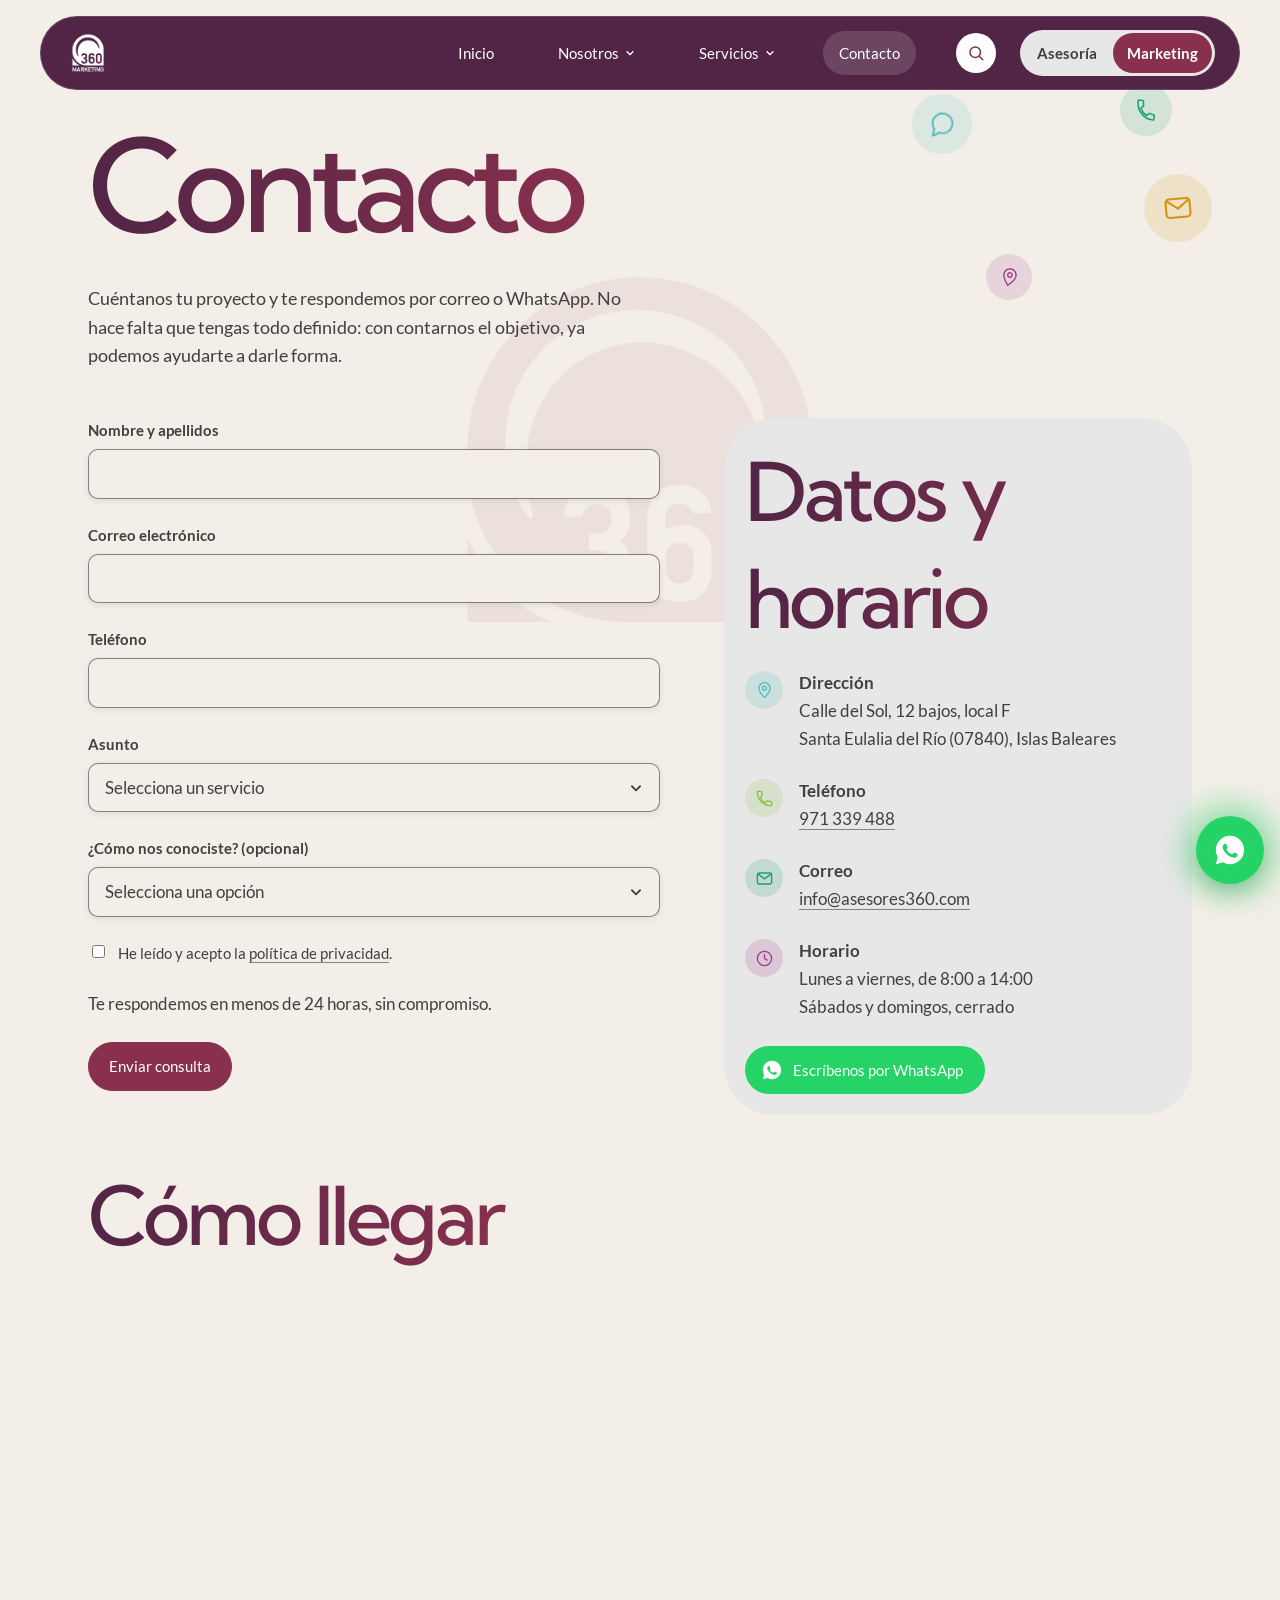
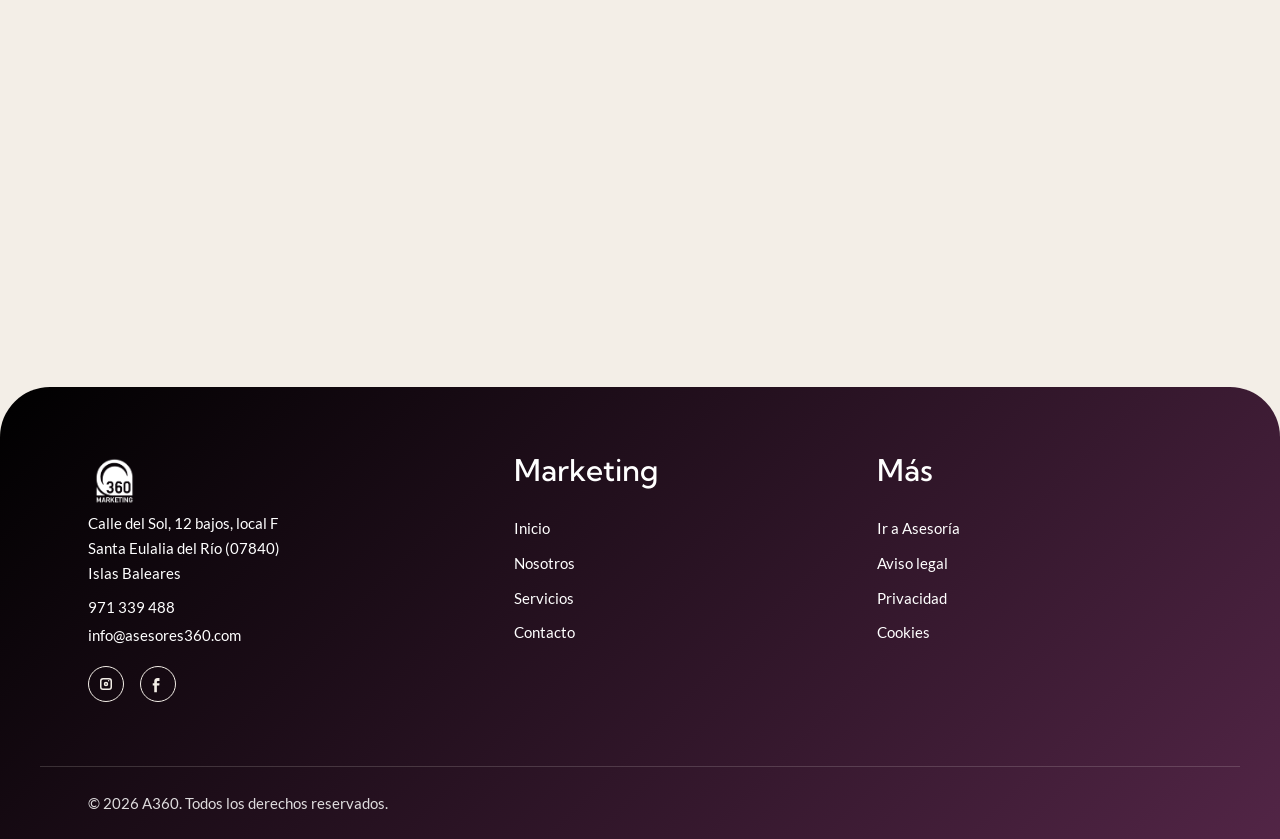
<file: marketing/contacto.html>
<!doctype html>
<html lang="es">
<head>
<meta charset="utf-8">
<meta name="viewport" content="width=device-width, initial-scale=1">
<link rel="preload" href="/assets/fonts/kumbh-sans-var.woff2" as="font" type="font/woff2" crossorigin>
<title>Contacto | Marketing digital en España · A360</title>
<meta name="description" content="Escríbenos por WhatsApp o rellena el formulario y te respondemos lo antes posible. A360 Marketing, Calle del Sol 12, Santa Eulalia del Río, Ibiza.">
<link rel="canonical" href="https://www.asesores360.com/marketing/contacto.html">
<link rel="icon" href="/favicon.ico" sizes="any">
<link rel="icon" href="/assets/img/favicon-192.png" type="image/png">
<link rel="apple-touch-icon" href="/assets/img/favicon-180.png">
<meta name="theme-color" content="#522546">
<meta property="og:type" content="website">
<meta property="og:site_name" content="A360 Marketing">
<meta property="og:title" content="Contacto | Marketing digital en España · A360">
<meta property="og:description" content="Escríbenos por WhatsApp o rellena el formulario de contacto.">
<meta property="og:image" content="https://www.asesores360.com/assets/img/og-marketing.jpg">
<meta property="og:url" content="https://www.asesores360.com/marketing/contacto.html">
<meta property="og:locale" content="es_ES">
<meta name="twitter:card" content="summary_large_image">
<meta name="twitter:title" content="Contacto | Marketing digital en España · A360">
<meta name="twitter:description" content="Escríbenos por WhatsApp o rellena el formulario de contacto.">
<meta name="twitter:image" content="https://www.asesores360.com/assets/img/og-marketing.jpg">
<link rel="stylesheet" href="/assets/css/base.css">
<link rel="stylesheet" href="/assets/css/marketing.css">
<script type="application/ld+json">
{
  "@context": "https://schema.org",
  "@type": "MarketingAgency",
  "@id": "https://www.asesores360.com/marketing/#negocio",
  "parentOrganization": { "@id": "https://www.asesores360.com/#organizacion" },
  "name": "A360 Marketing",
  "legalName": "A360 Ibiza Asesores, S.L.",
  "taxID": "B16615999",
  "image": "https://www.asesores360.com/assets/img/og-marketing.jpg",
  "email": "info@asesores360.com",
  "telephone": "+34971339488",
  "contactPoint": {
    "@type": "ContactPoint",
    "contactType": "customer service",
    "telephone": "+34971339488",
    "url": "https://wa.me/34649032854"
  },
  "url": "https://www.asesores360.com/marketing/contacto.html",
  "areaServed": { "@type": "Country", "name": "España" },
  "address": {
    "@type": "PostalAddress",
    "streetAddress": "Calle del Sol, 12 bajos, local F",
    "addressLocality": "Santa Eulalia del Río",
    "postalCode": "07840",
    "addressRegion": "Islas Baleares",
    "addressCountry": "ES"
  },
  "geo": {
    "@type": "GeoCoordinates",
    "latitude": 38.9851037,
    "longitude": 1.5319422
  },
  "openingHoursSpecification": [
    { "@type": "OpeningHoursSpecification", "dayOfWeek": ["Monday", "Tuesday", "Wednesday", "Thursday", "Friday"], "opens": "08:00", "closes": "14:00" }
  ]
}
</script>
<script type="application/ld+json">
{
  "@context": "https://schema.org",
  "@type": "BreadcrumbList",
  "itemListElement": [
    { "@type": "ListItem", "position": 1, "name": "Inicio", "item": "https://www.asesores360.com/marketing/" },
    { "@type": "ListItem", "position": 2, "name": "Contacto", "item": "https://www.asesores360.com/marketing/contacto.html" }
  ]
}
</script>
</head>
<body class="marketing">

<a class="saltar-contenido" href="#contenido">Saltar al contenido</a>

<!-- Nav -->
<div class="nav-flotante-envoltorio">
  <div class="nav-flotante">
    <a class="nav-flotante__logo" href="/marketing/" aria-label="A360 Marketing — inicio">
      <img class="nav-flotante__logo-img--azul" src="/assets/img/logo-marketing-azul.png" width="488" height="572" alt="A360 Marketing" loading="eager">
      <img class="nav-flotante__logo-img--blanco" src="/assets/img/logo-marketing-blanco.png" width="973" height="1101" alt="A360 Marketing" loading="eager">
    </a>
    <div class="nav-flotante__derecha">
      <nav class="nav-flotante__nav" aria-label="Principal">
      <a href="/marketing/">Inicio</a>
      <div class="desplegable">
        <button class="desplegable__boton" type="button" aria-expanded="false" aria-haspopup="true" aria-controls="submenu-nosotros">
          Nosotros
          <svg class="desplegable__flecha" width="10" height="10" viewBox="0 0 12 12" aria-hidden="true"><path d="M2.5 4.5 6 8l3.5-3.5" fill="none" stroke="currentColor" stroke-width="1.6" stroke-linecap="round" stroke-linejoin="round"/></svg>
        </button>
        <div class="desplegable__panel" id="submenu-nosotros">
          <div class="desplegable__panel__interior">
            <a href="/marketing/nosotros.html">Quiénes somos</a>
            <a href="/marketing/nosotros.html#mision-vision">Misión y visión</a>
            <a href="/marketing/nosotros.html#valores">Valores</a>
            <a href="/marketing/nosotros.html#donde-trabajamos">Dónde trabajamos</a>
          </div>
        </div>
      </div>
      <div class="desplegable">
        <button class="desplegable__boton" type="button" aria-expanded="false" aria-haspopup="true" aria-controls="submenu-servicios">
          Servicios
          <svg class="desplegable__flecha" width="10" height="10" viewBox="0 0 12 12" aria-hidden="true"><path d="M2.5 4.5 6 8l3.5-3.5" fill="none" stroke="currentColor" stroke-width="1.6" stroke-linecap="round" stroke-linejoin="round"/></svg>
        </button>
        <div class="desplegable__panel" id="submenu-servicios">
          <div class="desplegable__panel__interior">
            <a href="/marketing/servicios.html">Todos los servicios</a>
            <a href="/marketing/servicios.html#servicio-01">Branding e identidad visual</a>
            <a href="/marketing/servicios.html#servicio-02">Gestión de redes sociales</a>
            <a href="/marketing/servicios.html#servicio-03">Publicidad, Meta Ads y Google Ads</a>
            <a href="/marketing/servicios.html#servicio-04">Estrategia de marketing digital</a>
            <a href="/marketing/servicios.html#servicio-05">Diseño y desarrollo web</a>
          </div>
        </div>
      </div>
      <a href="/marketing/contacto.html" aria-current="page">Contacto</a>
      </nav>
      <button class="busqueda-boton" type="button" data-busqueda-abrir aria-label="Buscar en la web">
        <svg width="18" height="18" viewBox="0 0 24 24" aria-hidden="true" fill="none" stroke-width="2" stroke-linecap="round" stroke-linejoin="round"><circle cx="11" cy="11" r="7"/><path d="m21 21-4.35-4.35"/></svg>
      </button>
      <div class="cambio-mundo-toggle cambio-mundo-toggle--nav" role="group" aria-label="Cambiar entre A360 Asesoría y A360 Marketing">
        <a href="/asesoria/" class="cambio-mundo-toggle__opcion cambio-mundo-toggle__opcion--asesoria">Asesoría</a>
        <a href="/marketing/" class="cambio-mundo-toggle__opcion cambio-mundo-toggle__opcion--marketing" aria-current="true">Marketing</a>
      </div>
      <button class="nav-flotante__movil-abrir" data-menu-abrir aria-expanded="false" aria-controls="menu-movil" aria-label="Abrir menú">
        <svg width="20" height="20" viewBox="0 0 24 24" aria-hidden="true"><rect y="5" width="24" height="2"/><rect y="11" width="24" height="2"/><rect y="17" width="24" height="2"/></svg>
      </button>
    </div>
  </div>
</div>

<!-- Menú móvil -->
<div class="menu-movil" id="menu-movil" data-abierto="false">
  <div class="menu-movil__cabecera">
    <span></span>
    <button class="menu-movil__cerrar" data-menu-cerrar aria-label="Cerrar menú">
      <svg width="24" height="24" viewBox="0 0 24 24" aria-hidden="true"><rect x="3" y="10.5" width="18" height="2" transform="rotate(45 12 12)" style="fill:var(--mk-tinta)"/><rect x="3" y="10.5" width="18" height="2" transform="rotate(-45 12 12)" style="fill:var(--mk-tinta)"/></svg>
    </button>
  </div>
  <nav class="menu-movil__nav" aria-label="Principal móvil">
    <a href="/marketing/">Inicio</a>
    <div class="desplegable">
      <button class="desplegable__boton" type="button" aria-expanded="false" aria-haspopup="true" aria-controls="submenu-nosotros-m">
        Nosotros
        <svg class="desplegable__flecha" width="14" height="14" viewBox="0 0 12 12" aria-hidden="true"><path d="M2.5 4.5 6 8l3.5-3.5" fill="none" stroke="currentColor" stroke-width="1.6" stroke-linecap="round" stroke-linejoin="round"/></svg>
      </button>
      <div class="desplegable__panel" id="submenu-nosotros-m">
        <a href="/marketing/nosotros.html">Quiénes somos</a>
        <a href="/marketing/nosotros.html#mision-vision">Misión y visión</a>
        <a href="/marketing/nosotros.html#valores">Valores</a>
        <a href="/marketing/nosotros.html#donde-trabajamos">Dónde trabajamos</a>
      </div>
    </div>
    <div class="desplegable">
      <button class="desplegable__boton" type="button" aria-expanded="false" aria-haspopup="true" aria-controls="submenu-servicios-m">
        Servicios
        <svg class="desplegable__flecha" width="14" height="14" viewBox="0 0 12 12" aria-hidden="true"><path d="M2.5 4.5 6 8l3.5-3.5" fill="none" stroke="currentColor" stroke-width="1.6" stroke-linecap="round" stroke-linejoin="round"/></svg>
      </button>
      <div class="desplegable__panel" id="submenu-servicios-m">
        <a href="/marketing/servicios.html">Todos los servicios</a>
        <a href="/marketing/servicios.html#servicio-01">Branding e identidad visual</a>
        <a href="/marketing/servicios.html#servicio-02">Gestión de redes sociales</a>
        <a href="/marketing/servicios.html#servicio-03">Publicidad, Meta Ads y Google Ads</a>
        <a href="/marketing/servicios.html#servicio-04">Estrategia de marketing digital</a>
        <a href="/marketing/servicios.html#servicio-05">Diseño y desarrollo web</a>
      </div>
    </div>
    <a href="/marketing/contacto.html">Contacto</a>
    <div class="cambio-mundo-toggle" role="group" aria-label="Cambiar entre A360 Asesoría y A360 Marketing">
      <a href="/asesoria/" class="cambio-mundo-toggle__opcion cambio-mundo-toggle__opcion--asesoria">Asesoría</a>
      <a href="/marketing/" class="cambio-mundo-toggle__opcion cambio-mundo-toggle__opcion--marketing" aria-current="true">Marketing</a>
    </div>
  </nav>
</div>

<!-- Búsqueda -->
<div class="busqueda-overlay" id="busqueda-overlay" data-abierto="false">
  <div class="busqueda-panel" role="dialog" aria-modal="true" aria-label="Buscar en la web">
    <div class="busqueda-panel__cabecera">
      <svg class="busqueda-panel__icono" width="20" height="20" viewBox="0 0 24 24" aria-hidden="true" fill="none" stroke-width="2" stroke-linecap="round" stroke-linejoin="round"><circle cx="11" cy="11" r="7"/><path d="m21 21-4.35-4.35"/></svg>
      <input class="busqueda-panel__input" type="search" id="busqueda-input" placeholder="Buscar páginas, servicios..." autocomplete="off" aria-label="Buscar en la web" role="combobox" aria-expanded="true" aria-autocomplete="list" aria-controls="busqueda-resultados">
      <button class="busqueda-panel__cerrar" type="button" data-busqueda-cerrar aria-label="Cerrar búsqueda">
        <svg width="18" height="18" viewBox="0 0 24 24" aria-hidden="true" fill="none" stroke-width="2" stroke-linecap="round" stroke-linejoin="round"><path d="M6 6l12 12M18 6 6 18"/></svg>
      </button>
    </div>
    <ul class="busqueda-panel__resultados" id="busqueda-resultados" role="listbox" aria-label="Resultados de búsqueda"></ul>
    <p class="busqueda-panel__vacio" id="busqueda-vacio" hidden>Sin resultados. Probá con otra palabra.</p>
  </div>
</div>

<main id="contenido">
  <section class="banda banda-blanca mk-seccion-libre">
    <div class="mk-marca-agua mk-marca-agua--centrada" aria-hidden="true">
      <img src="/assets/img/logo-a360-azul.png" width="973" height="973" alt="">
    </div>
    <div class="contenedor">
      <div class="mk-contacto-hero">
        <div class="mk-contacto-hero-iconos" aria-hidden="true">
          <span class="mk-contacto-hero-iconos__pieza"><svg viewBox="0 0 24 24"><path d="M21 11.5a8.4 8.4 0 0 1-.9 3.8 8.5 8.5 0 0 1-7.6 4.7 8.4 8.4 0 0 1-3.8-.9L3 21l1.9-5.7a8.4 8.4 0 0 1-.9-3.8 8.5 8.5 0 0 1 4.7-7.6 8.4 8.4 0 0 1 3.8-.9h.5a8.48 8.48 0 0 1 8 8v.5Z"/></svg></span>
          <span class="mk-contacto-hero-iconos__pieza"><svg viewBox="0 0 24 24"><path d="M6.6 10.8c1.4 2.8 3.8 5.2 6.6 6.6l2.2-2.2c.3-.3.7-.4 1-.2 1.1.4 2.3.6 3.6.6.6 0 1 .4 1 1V20c0 .6-.4 1-1 1C10.6 21 3 13.4 3 4c0-.6.4-1 1-1h3.4c.6 0 1 .4 1 1 0 1.3.2 2.5.6 3.6.1.4 0 .8-.2 1L6.6 10.8Z"/></svg></span>
          <span class="mk-contacto-hero-iconos__pieza"><svg viewBox="0 0 24 24"><rect x="3" y="5" width="18" height="14" rx="2.5"/><path d="M4 6.5l8 6 8-6"/></svg></span>
          <span class="mk-contacto-hero-iconos__pieza"><svg viewBox="0 0 24 24"><path d="M12 21s7-7.5 7-12a7 7 0 1 0-14 0c0 4.5 7 12 7 12Z"/><circle cx="12" cy="9" r="2.5"/></svg></span>
        </div>
        <h1 class="reveal mk-titulo-degradado">Contacto</h1>
        <p class="cuerpo-lg reveal" style="margin-top:var(--e-2);max-width:56ch">Cuéntanos tu proyecto y te respondemos por correo o WhatsApp. No hace falta que tengas todo definido: con contarnos el objetivo, ya podemos ayudarte a darle forma.</p>
      </div>

      <div class="contacto-grid-mk" style="margin-top:var(--e-5)">
        <form class="reveal" data-formulario-contacto novalidate>
          <div class="campo">
            <label for="nombre">Nombre y apellidos</label>
            <input type="text" id="nombre" name="nombre" required autocomplete="name">
            <span class="campo__error" role="alert"></span>
          </div>
          <div class="campo">
            <label for="correo">Correo electrónico</label>
            <input type="email" id="correo" name="correo" required autocomplete="email">
            <span class="campo__error" role="alert"></span>
          </div>
          <div class="campo">
            <label for="telefono">Teléfono</label>
            <input type="tel" id="telefono" name="telefono" required autocomplete="tel">
            <span class="campo__error" role="alert"></span>
          </div>
          <div class="campo">
            <label for="asunto">Asunto</label>
            <select id="asunto" name="asunto" required>
              <option value="">Selecciona un servicio</option>
              <option>Branding e identidad visual</option>
              <option>Gestión de redes sociales</option>
              <option>Publicidad digital — Meta Ads y Google Ads</option>
              <option>Estrategia de marketing digital</option>
              <option>Diseño y desarrollo web</option>
              <option>Otro</option>
            </select>
            <span class="campo__error" role="alert"></span>
          </div>
          <div class="campo">
            <label for="conociste">¿Cómo nos conociste? (opcional)</label>
            <select id="conociste" name="conociste">
              <option value="">Selecciona una opción</option>
              <option>Instagram o Facebook</option>
              <option>Google</option>
              <option>Recomendación</option>
              <option>Ya soy cliente de A360 Asesoría</option>
              <option>Otro</option>
            </select>
          </div>
          <div class="campo-trampa" aria-hidden="true">
            <label for="trampa">No rellenar este campo</label>
            <input type="text" id="trampa" name="trampa" data-trampa tabindex="-1" autocomplete="off">
          </div>

          <div class="campo-consentimiento">
            <input type="checkbox" id="consentimiento" name="consentimiento" required>
            <label for="consentimiento">He leído y acepto la <a class="enlace-cuerpo" href="/legal.html#privacidad" target="_blank" rel="noopener">política de privacidad</a>.</label>
          </div>

          <p class="formulario__nota">Te respondemos en menos de 24 horas, sin compromiso.</p>
          <button class="boton-mk-coral" type="submit">Enviar consulta</button>
          <p class="formulario__estado" role="status" data-visible="false"></p>
        </form>

        <aside class="contacto-panel-mk reveal">
          <h2 class="mk-titulo-degradado">Datos y horario</h2>
          <div class="mk-contacto-dato">
            <span class="mk-contacto-dato__icono" aria-hidden="true"><svg viewBox="0 0 24 24"><path d="M12 21s7-7.5 7-12a7 7 0 1 0-14 0c0 4.5 7 12 7 12Z"/><circle cx="12" cy="9" r="2.5"/></svg></span>
            <p><strong>Dirección</strong><br>Calle del Sol, 12 bajos, local F<br>Santa Eulalia del Río (07840), Islas Baleares</p>
          </div>
          <div class="mk-contacto-dato">
            <span class="mk-contacto-dato__icono" aria-hidden="true"><svg viewBox="0 0 24 24"><path d="M6.6 10.8c1.4 2.8 3.8 5.2 6.6 6.6l2.2-2.2c.3-.3.7-.4 1-.2 1.1.4 2.3.6 3.6.6.6 0 1 .4 1 1V20c0 .6-.4 1-1 1C10.6 21 3 13.4 3 4c0-.6.4-1 1-1h3.4c.6 0 1 .4 1 1 0 1.3.2 2.5.6 3.6.1.4 0 .8-.2 1L6.6 10.8Z"/></svg></span>
            <p><strong>Teléfono</strong><br><a href="tel:+34971339488">971 339 488</a></p>
          </div>
          <div class="mk-contacto-dato">
            <span class="mk-contacto-dato__icono" aria-hidden="true"><svg viewBox="0 0 24 24"><rect x="3" y="5" width="18" height="14" rx="2.5"/><path d="M4 6.5l8 6 8-6"/></svg></span>
            <p><strong>Correo</strong><br><a href="mailto:info@asesores360.com">info@asesores360.com</a></p>
          </div>
          <div class="mk-contacto-dato">
            <span class="mk-contacto-dato__icono" aria-hidden="true"><svg viewBox="0 0 24 24"><circle cx="12" cy="12" r="9"/><path d="M12 7v5l3.5 2"/></svg></span>
            <p><strong>Horario</strong><br>Lunes a viernes, de 8:00 a 14:00<br>Sábados y domingos, cerrado</p>
          </div>
          <a class="mk-boton-whatsapp" style="margin-top:var(--e-3)" href="https://wa.me/34649032854?text=Hola%2C%20escribo%20desde%20la%20web%20de%20A360%20Marketing" target="_blank" rel="noopener">
            <svg viewBox="0 0 24 24" aria-hidden="true"><path d="M12 2C6.48 2 2 6.48 2 12c0 1.85.5 3.58 1.35 5.08L2 22l5.06-1.32A9.94 9.94 0 0 0 12 22c5.52 0 10-4.48 10-10S17.52 2 12 2Zm5.2 14.2c-.22.6-1.28 1.15-1.76 1.2-.45.06-1 .09-1.62-.1a13 13 0 0 1-1.48-.55c-2.6-1.12-4.3-3.75-4.43-3.92-.13-.17-1.06-1.41-1.06-2.69s.67-1.9.9-2.16c.24-.26.52-.32.7-.32l.5.01c.16 0 .37-.06.58.44.22.52.74 1.8.8 1.93.06.13.1.28.02.45-.08.17-.13.28-.26.43l-.39.46c-.13.13-.26.27-.11.53.15.26.67 1.11 1.44 1.8.99.89 1.83 1.16 2.09 1.29.26.13.41.11.56-.07.16-.17.65-.76.83-1.02.17-.26.35-.22.58-.13.24.09 1.52.72 1.78.85.26.13.43.2.5.3.06.11.06.62-.16 1.22Z"/></svg>
            Escríbenos por WhatsApp
          </a>
        </aside>
      </div>

      <div class="contacto-mapa reveal" style="margin-top:var(--e-5)">
        <h2 class="mk-titulo-degradado">Cómo llegar</h2>
        <div class="contacto-mapa__marco">
          <iframe src="https://www.google.com/maps/embed?pb=!1m18!1m12!1m3!1d3101.3237092000236!2d1.52936727605261!3d38.98510784152389!2m3!1f0!2f0!3f0!3m2!1i1024!2i768!4f13.1!3m3!1m2!1s0x65024faee818915%3A0xd1331f897152531e!2sA360%20Ibiza%20Asesores!5e0!3m2!1ses-419!2sco!4v1792000667070!5m2!1ses-419!2sco" width="100%" height="100%" style="border:0" loading="lazy" referrerpolicy="no-referrer-when-downgrade" title="Ubicación de A360 en el mapa — Calle del Sol, 12, Santa Eulalia del Río"></iframe>
        </div>
      </div>
    </div>
  </section>
</main>

<!-- Footer -->
<footer class="pie reveal">
  <div class="contenedor pie__interior">
    <div>
      <a href="/marketing/" aria-label="A360 Marketing" class="pie__marca" style="margin-bottom:var(--e-2)">
        <img src="/assets/img/logo-marketing-blanco.png" width="973" height="1101" alt="A360 Marketing" loading="lazy">
      </a>
      <address>Calle del Sol, 12 bajos, local F<br>Santa Eulalia del Río (07840)<br>Islas Baleares</address>
      <p style="margin-top:8px"><a href="tel:+34971339488">971 339 488</a></p>
      <p><a href="mailto:info@asesores360.com">info@asesores360.com</a></p>
      <div class="pie__redes">
        <a href="https://www.instagram.com/a360_marketing" aria-label="A360 en Instagram" target="_blank" rel="noopener">
          <svg width="18" height="18" viewBox="0 0 24 24" aria-hidden="true"><path fill-rule="evenodd" clip-rule="evenodd" fill="#fff" d="M4 8a4 4 0 0 1 4-4h8a4 4 0 0 1 4 4v8a4 4 0 0 1-4 4H8a4 4 0 0 1-4-4V8Zm4-2a2 2 0 0 0-2 2v8a2 2 0 0 0 2 2h8a2 2 0 0 0 2-2V8a2 2 0 0 0-2-2H8Zm4 3a3 3 0 1 0 0 6 3 3 0 0 0 0-6Zm0 2a1 1 0 1 0 0 2 1 1 0 0 0 0-2Zm4.5-3.5a1 1 0 1 1-2 0 1 1 0 0 1 2 0Z"/></svg>
        </a>
        <a href="https://www.facebook.com/profile.php?id=61554791530195&amp;sk=reels_tab" aria-label="A360 en Facebook" target="_blank" rel="noopener">
          <svg width="18" height="18" viewBox="0 0 24 24" aria-hidden="true"><path fill="#fff" d="M14 8h-2c-.8 0-1.5.2-1.5 1.3V11H14l-.3 3H10.5v9H7V14H5v-3h2V8.7C7 6 8.3 4 11.5 4H14v4Z"/></svg>
        </a>
      </div>
    </div>
    <nav class="pie__nav" aria-label="Navegación de pie de página">
      <h3>Marketing</h3>
      <a href="/marketing/">Inicio</a>
      <a href="/marketing/nosotros.html">Nosotros</a>
      <a href="/marketing/servicios.html">Servicios</a>
      <a href="/marketing/contacto.html">Contacto</a>
    </nav>
    <nav class="pie__nav" aria-label="Más enlaces">
      <h3>Más</h3>
      <a href="/asesoria/">Ir a Asesoría</a>
      <a href="/legal.html">Aviso legal</a>
      <a href="/legal.html#privacidad">Privacidad</a>
      <a href="/legal.html#cookies">Cookies</a>
    </nav>
  </div>
  <div class="contenedor pie__legal">
    <span>© <span data-anio></span> A360. Todos los derechos reservados.</span>
  </div>
</footer>

<!-- Botón flotante de WhatsApp -->
<a class="whatsapp-flotante" href="https://wa.me/34649032854?text=Hola%2C%20escribo%20desde%20la%20web%20de%20A360%20Marketing" target="_blank" rel="noopener" aria-label="Escríbenos por WhatsApp">
  <svg viewBox="0 0 24 24" aria-hidden="true"><path fill="#fff" d="M12 2C6.48 2 2 6.48 2 12c0 1.85.5 3.58 1.35 5.08L2 22l5.06-1.32A9.94 9.94 0 0 0 12 22c5.52 0 10-4.48 10-10S17.52 2 12 2Zm5.2 14.2c-.22.6-1.28 1.15-1.76 1.2-.45.06-1 .09-1.62-.1a13 13 0 0 1-1.48-.55c-2.6-1.12-4.3-3.75-4.43-3.92-.13-.17-1.06-1.41-1.06-2.69s.67-1.9.9-2.16c.24-.26.52-.32.7-.32l.5.01c.16 0 .37-.06.58.44.22.52.74 1.8.8 1.93.06.13.1.28.02.45-.08.17-.13.28-.26.43l-.39.46c-.13.13-.26.27-.11.53.15.26.67 1.11 1.44 1.8.99.89 1.83 1.16 2.09 1.29.26.13.41.11.56-.07.16-.17.65-.76.83-1.02.17-.26.35-.22.58-.13.24.09 1.52.72 1.78.85.26.13.43.2.5.3.06.11.06.62-.16 1.22Z"/></svg>
</a>

<script src="/assets/js/app.js" defer></script>
</body>
</html>
</file>
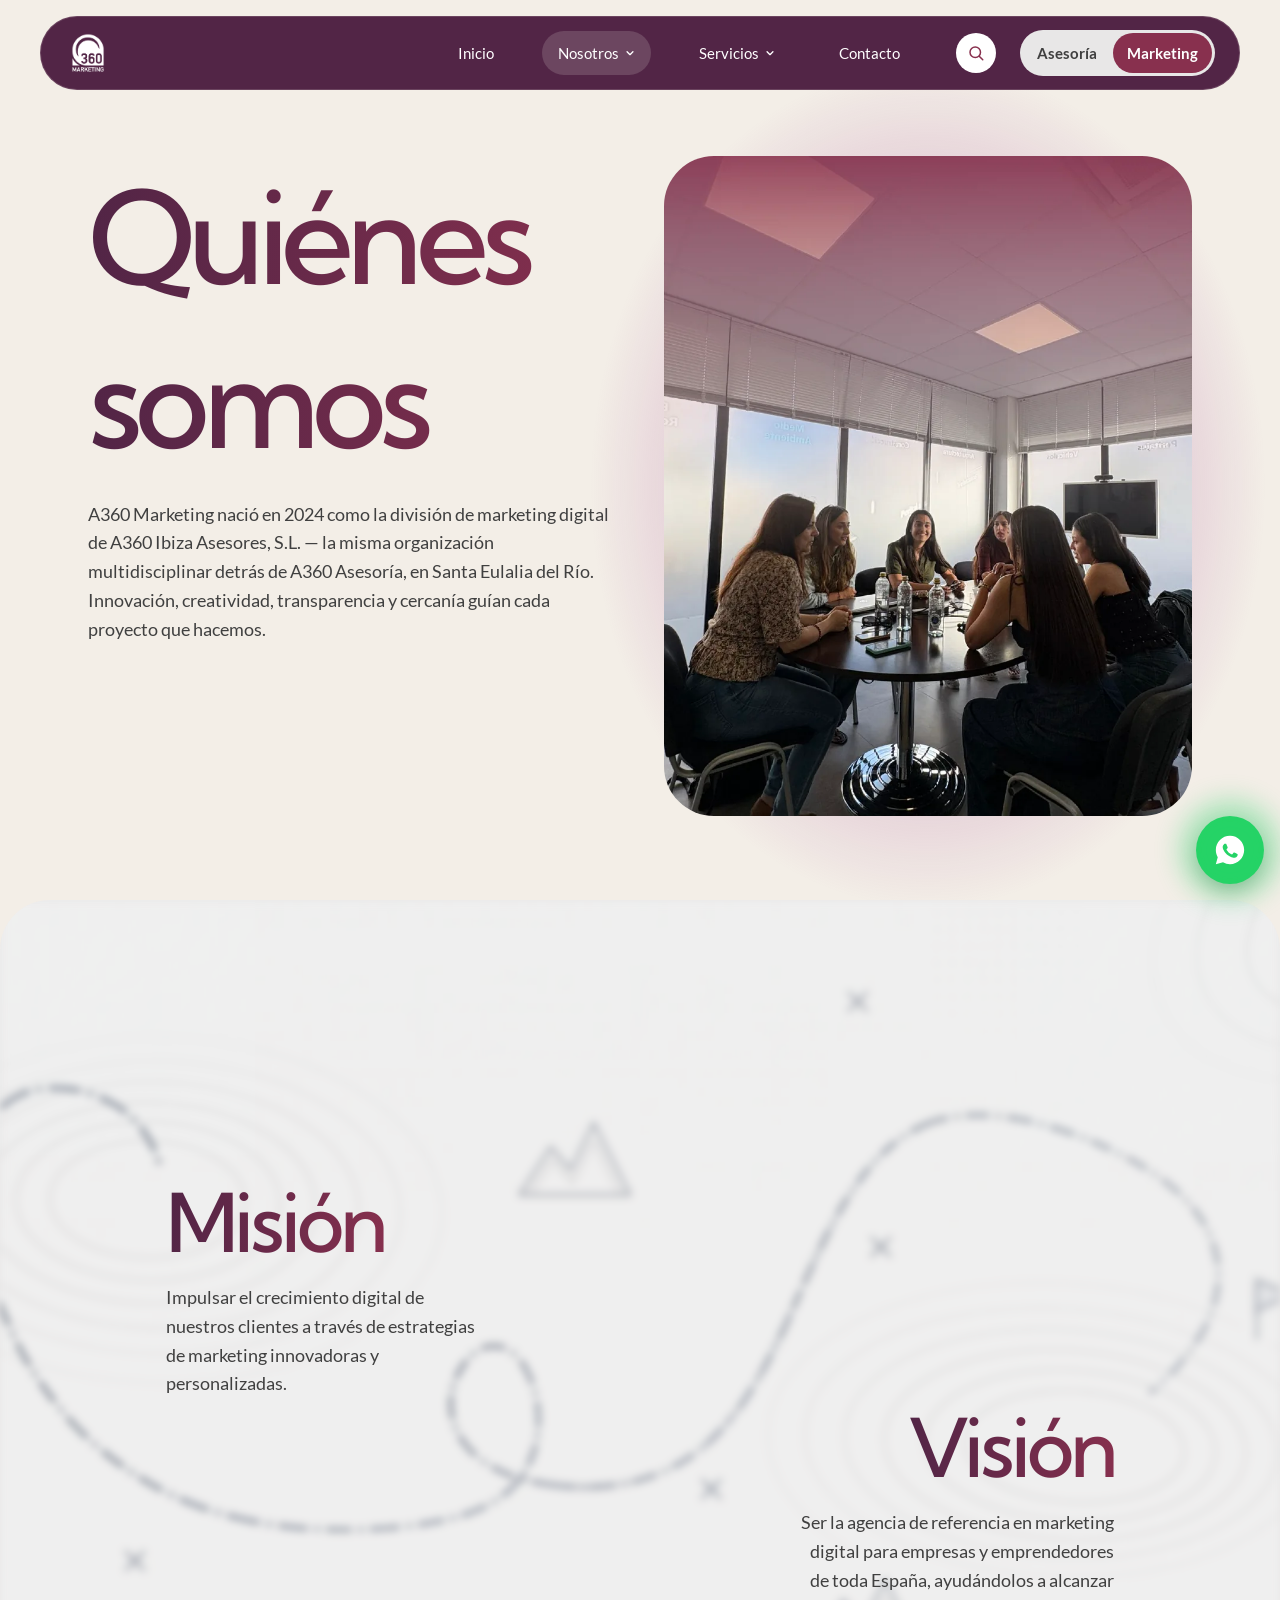
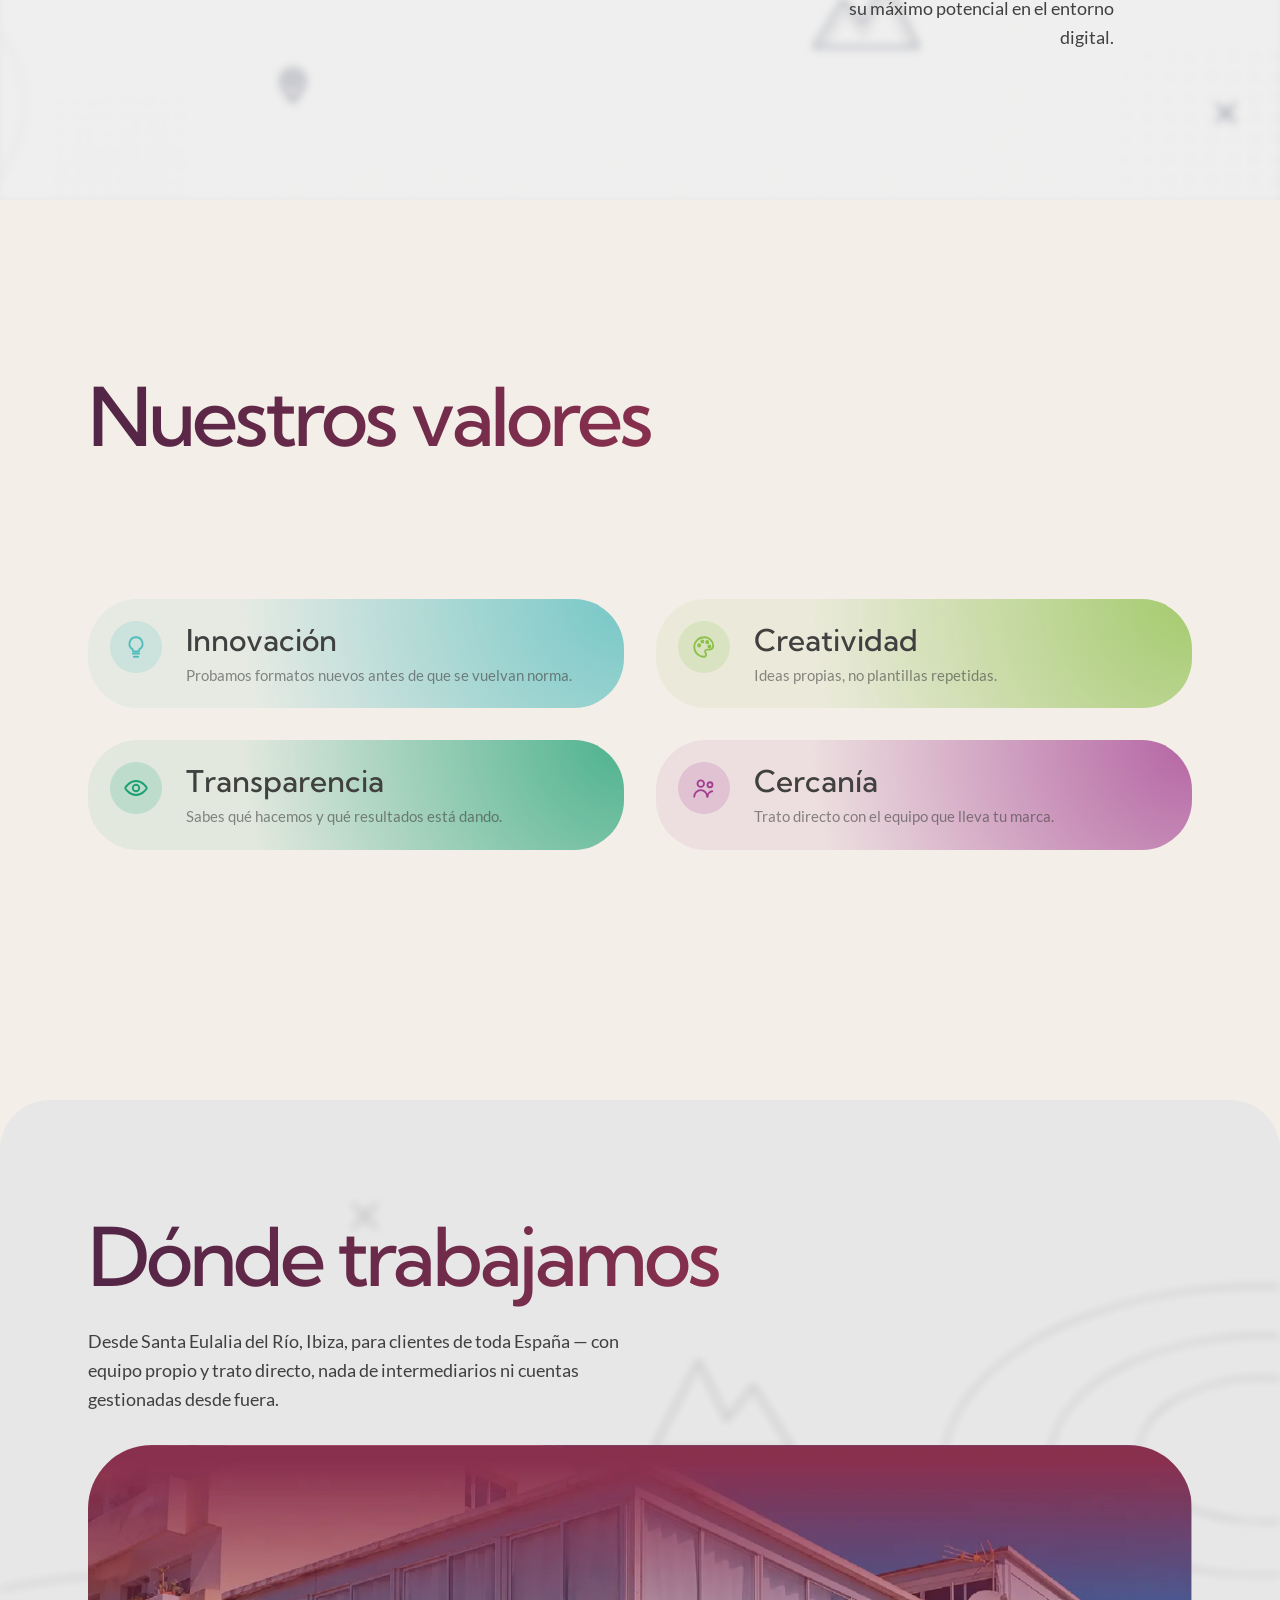
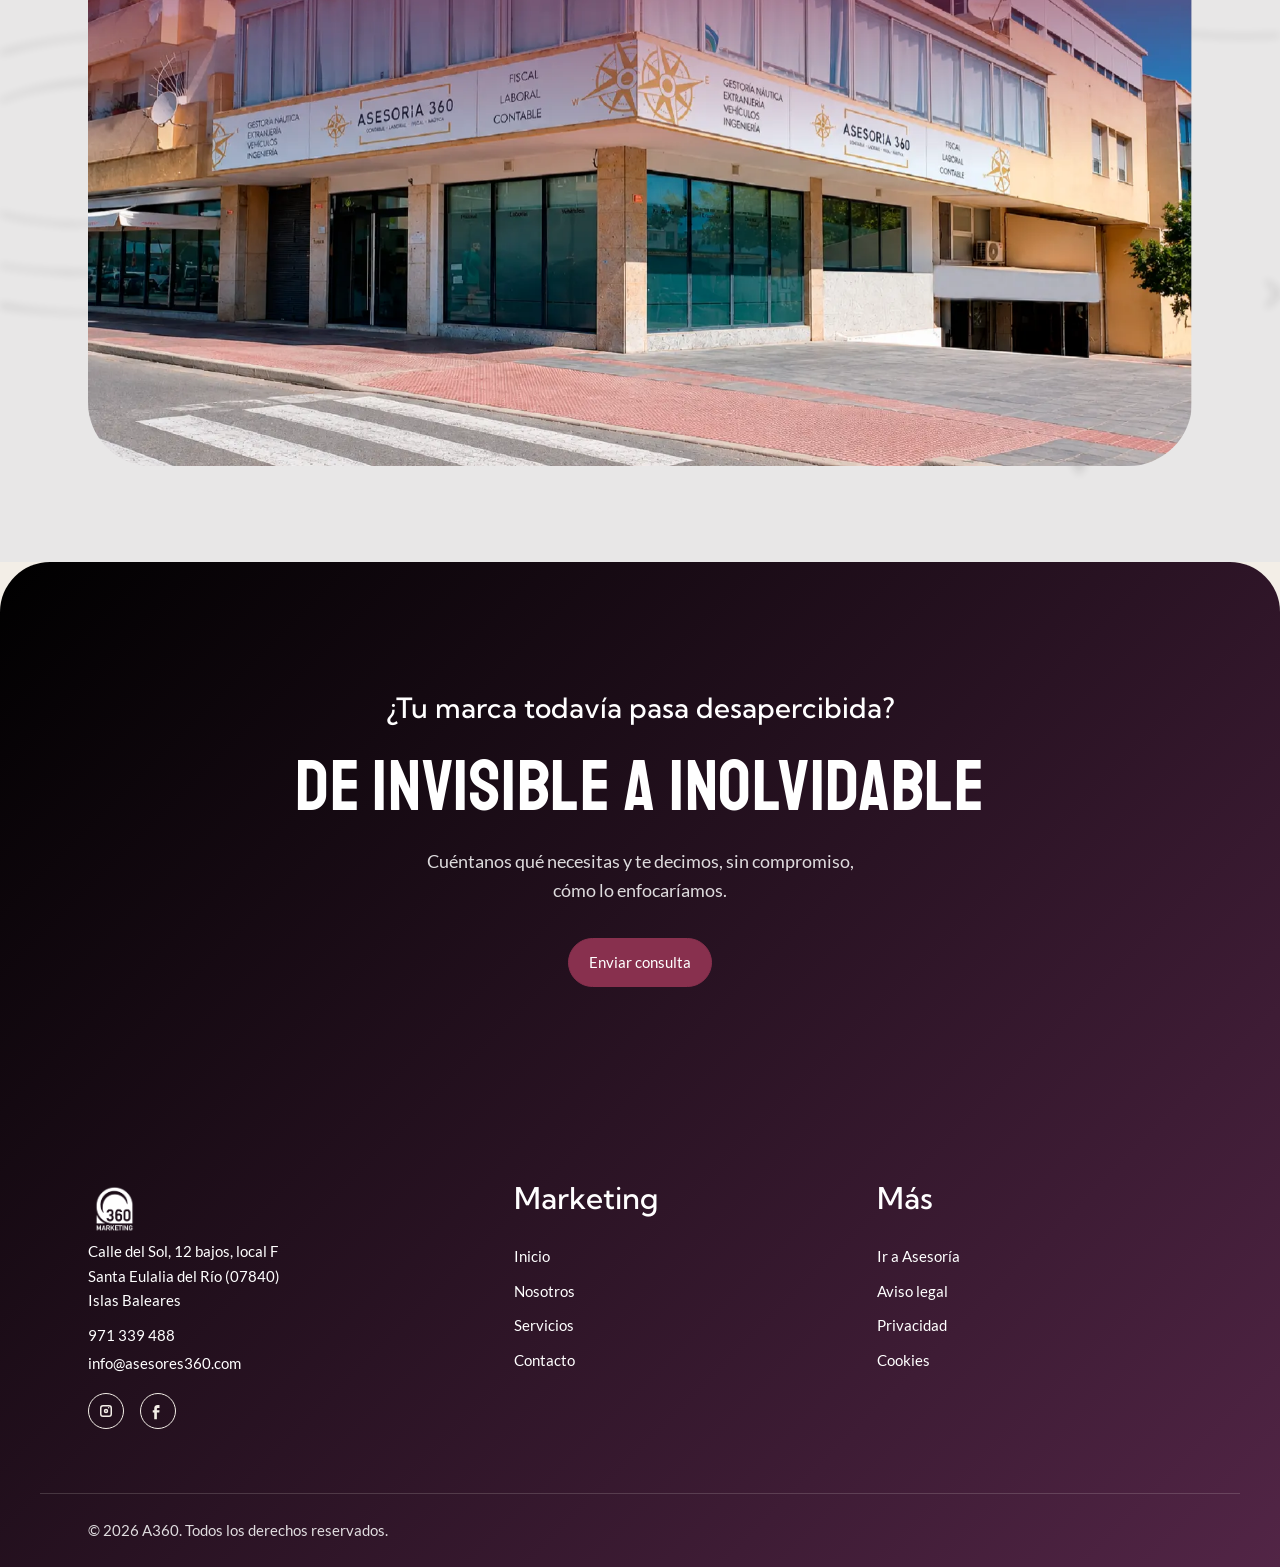
<file: marketing/nosotros.html>
<!doctype html>
<html lang="es">
<head>
<meta charset="utf-8">
<meta name="viewport" content="width=device-width, initial-scale=1">
<link rel="preload" href="/assets/fonts/kumbh-sans-var.woff2" as="font" type="font/woff2" crossorigin>
<title>Nuestro equipo de marketing digital en España | A360</title>
<meta name="description" content="A360 Marketing nació en 2024 como división de A360 Asesores. Conoce nuestro equipo, nuestros valores y cómo trabajamos para marcas de toda España desde Santa Eulalia del Río, Ibiza.">
<link rel="canonical" href="https://www.asesores360.com/marketing/nosotros.html">
<link rel="icon" href="/favicon.ico" sizes="any">
<link rel="icon" href="/assets/img/favicon-192.png" type="image/png">
<link rel="apple-touch-icon" href="/assets/img/favicon-180.png">
<meta name="theme-color" content="#522546">
<meta property="og:type" content="website">
<meta property="og:site_name" content="A360 Marketing">
<meta property="og:title" content="Nuestro equipo de marketing digital en España | A360">
<meta property="og:description" content="A360 Marketing nació en 2024 como división de A360 Asesores.">
<meta property="og:image" content="https://www.asesores360.com/assets/img/og-marketing.jpg">
<meta property="og:url" content="https://www.asesores360.com/marketing/nosotros.html">
<meta property="og:locale" content="es_ES">
<meta name="twitter:card" content="summary_large_image">
<meta name="twitter:title" content="Nuestro equipo de marketing digital en España | A360">
<meta name="twitter:description" content="A360 Marketing nació en 2024 como división de A360 Asesores.">
<meta name="twitter:image" content="https://www.asesores360.com/assets/img/og-marketing.jpg">
<link rel="stylesheet" href="/assets/css/base.css">
<link rel="stylesheet" href="/assets/css/marketing.css">
<script type="application/ld+json">
{
  "@context": "https://schema.org",
  "@type": "BreadcrumbList",
  "itemListElement": [
    { "@type": "ListItem", "position": 1, "name": "Inicio", "item": "https://www.asesores360.com/marketing/" },
    { "@type": "ListItem", "position": 2, "name": "Nosotros", "item": "https://www.asesores360.com/marketing/nosotros.html" }
  ]
}
</script>
</head>
<body class="marketing">

<a class="saltar-contenido" href="#contenido">Saltar al contenido</a>

<!-- Nav -->
<div class="nav-flotante-envoltorio">
  <div class="nav-flotante">
    <a class="nav-flotante__logo" href="/marketing/" aria-label="A360 Marketing — inicio">
      <img class="nav-flotante__logo-img--azul" src="/assets/img/logo-marketing-azul.png" width="488" height="572" alt="A360 Marketing" loading="eager">
      <img class="nav-flotante__logo-img--blanco" src="/assets/img/logo-marketing-blanco.png" width="973" height="1101" alt="A360 Marketing" loading="eager">
    </a>
    <div class="nav-flotante__derecha">
      <nav class="nav-flotante__nav" aria-label="Principal">
      <a href="/marketing/">Inicio</a>
      <div class="desplegable">
        <button class="desplegable__boton" type="button" aria-expanded="false" aria-haspopup="true" aria-controls="submenu-nosotros" aria-current="page">
          Nosotros
          <svg class="desplegable__flecha" width="10" height="10" viewBox="0 0 12 12" aria-hidden="true"><path d="M2.5 4.5 6 8l3.5-3.5" fill="none" stroke="currentColor" stroke-width="1.6" stroke-linecap="round" stroke-linejoin="round"/></svg>
        </button>
        <div class="desplegable__panel" id="submenu-nosotros">
          <div class="desplegable__panel__interior">
            <a href="/marketing/nosotros.html">Quiénes somos</a>
            <a href="/marketing/nosotros.html#mision-vision">Misión y visión</a>
            <a href="/marketing/nosotros.html#valores">Valores</a>
            <a href="/marketing/nosotros.html#donde-trabajamos">Dónde trabajamos</a>
          </div>
        </div>
      </div>
      <div class="desplegable">
        <button class="desplegable__boton" type="button" aria-expanded="false" aria-haspopup="true" aria-controls="submenu-servicios">
          Servicios
          <svg class="desplegable__flecha" width="10" height="10" viewBox="0 0 12 12" aria-hidden="true"><path d="M2.5 4.5 6 8l3.5-3.5" fill="none" stroke="currentColor" stroke-width="1.6" stroke-linecap="round" stroke-linejoin="round"/></svg>
        </button>
        <div class="desplegable__panel" id="submenu-servicios">
          <div class="desplegable__panel__interior">
            <a href="/marketing/servicios.html">Todos los servicios</a>
            <a href="/marketing/servicios.html#servicio-01">Branding e identidad visual</a>
            <a href="/marketing/servicios.html#servicio-02">Gestión de redes sociales</a>
            <a href="/marketing/servicios.html#servicio-03">Publicidad, Meta Ads y Google Ads</a>
            <a href="/marketing/servicios.html#servicio-04">Estrategia de marketing digital</a>
            <a href="/marketing/servicios.html#servicio-05">Diseño y desarrollo web</a>
          </div>
        </div>
      </div>
      <a href="/marketing/contacto.html">Contacto</a>
      </nav>
      <button class="busqueda-boton" type="button" data-busqueda-abrir aria-label="Buscar en la web">
        <svg width="18" height="18" viewBox="0 0 24 24" aria-hidden="true" fill="none" stroke-width="2" stroke-linecap="round" stroke-linejoin="round"><circle cx="11" cy="11" r="7"/><path d="m21 21-4.35-4.35"/></svg>
      </button>
      <div class="cambio-mundo-toggle cambio-mundo-toggle--nav" role="group" aria-label="Cambiar entre A360 Asesoría y A360 Marketing">
        <a href="/asesoria/" class="cambio-mundo-toggle__opcion cambio-mundo-toggle__opcion--asesoria">Asesoría</a>
        <a href="/marketing/" class="cambio-mundo-toggle__opcion cambio-mundo-toggle__opcion--marketing" aria-current="true">Marketing</a>
      </div>
      <button class="nav-flotante__movil-abrir" data-menu-abrir aria-expanded="false" aria-controls="menu-movil" aria-label="Abrir menú">
        <svg width="20" height="20" viewBox="0 0 24 24" aria-hidden="true"><rect y="5" width="24" height="2"/><rect y="11" width="24" height="2"/><rect y="17" width="24" height="2"/></svg>
      </button>
    </div>
  </div>
</div>

<!-- Menú móvil -->
<div class="menu-movil" id="menu-movil" data-abierto="false">
  <div class="menu-movil__cabecera">
    <span></span>
    <button class="menu-movil__cerrar" data-menu-cerrar aria-label="Cerrar menú">
      <svg width="24" height="24" viewBox="0 0 24 24" aria-hidden="true"><rect x="3" y="10.5" width="18" height="2" transform="rotate(45 12 12)" style="fill:var(--mk-tinta)"/><rect x="3" y="10.5" width="18" height="2" transform="rotate(-45 12 12)" style="fill:var(--mk-tinta)"/></svg>
    </button>
  </div>
  <nav class="menu-movil__nav" aria-label="Principal móvil">
    <a href="/marketing/">Inicio</a>
    <div class="desplegable">
      <button class="desplegable__boton" type="button" aria-expanded="false" aria-haspopup="true" aria-controls="submenu-nosotros-m">
        Nosotros
        <svg class="desplegable__flecha" width="14" height="14" viewBox="0 0 12 12" aria-hidden="true"><path d="M2.5 4.5 6 8l3.5-3.5" fill="none" stroke="currentColor" stroke-width="1.6" stroke-linecap="round" stroke-linejoin="round"/></svg>
      </button>
      <div class="desplegable__panel" id="submenu-nosotros-m">
        <a href="/marketing/nosotros.html">Quiénes somos</a>
        <a href="/marketing/nosotros.html#mision-vision">Misión y visión</a>
        <a href="/marketing/nosotros.html#valores">Valores</a>
        <a href="/marketing/nosotros.html#donde-trabajamos">Dónde trabajamos</a>
      </div>
    </div>
    <div class="desplegable">
      <button class="desplegable__boton" type="button" aria-expanded="false" aria-haspopup="true" aria-controls="submenu-servicios-m">
        Servicios
        <svg class="desplegable__flecha" width="14" height="14" viewBox="0 0 12 12" aria-hidden="true"><path d="M2.5 4.5 6 8l3.5-3.5" fill="none" stroke="currentColor" stroke-width="1.6" stroke-linecap="round" stroke-linejoin="round"/></svg>
      </button>
      <div class="desplegable__panel" id="submenu-servicios-m">
        <a href="/marketing/servicios.html">Todos los servicios</a>
        <a href="/marketing/servicios.html#servicio-01">Branding e identidad visual</a>
        <a href="/marketing/servicios.html#servicio-02">Gestión de redes sociales</a>
        <a href="/marketing/servicios.html#servicio-03">Publicidad, Meta Ads y Google Ads</a>
        <a href="/marketing/servicios.html#servicio-04">Estrategia de marketing digital</a>
        <a href="/marketing/servicios.html#servicio-05">Diseño y desarrollo web</a>
      </div>
    </div>
    <a href="/marketing/contacto.html">Contacto</a>
    <div class="cambio-mundo-toggle" role="group" aria-label="Cambiar entre A360 Asesoría y A360 Marketing">
      <a href="/asesoria/" class="cambio-mundo-toggle__opcion cambio-mundo-toggle__opcion--asesoria">Asesoría</a>
      <a href="/marketing/" class="cambio-mundo-toggle__opcion cambio-mundo-toggle__opcion--marketing" aria-current="true">Marketing</a>
    </div>
  </nav>
</div>

<!-- Búsqueda -->
<div class="busqueda-overlay" id="busqueda-overlay" data-abierto="false">
  <div class="busqueda-panel" role="dialog" aria-modal="true" aria-label="Buscar en la web">
    <div class="busqueda-panel__cabecera">
      <svg class="busqueda-panel__icono" width="20" height="20" viewBox="0 0 24 24" aria-hidden="true" fill="none" stroke-width="2" stroke-linecap="round" stroke-linejoin="round"><circle cx="11" cy="11" r="7"/><path d="m21 21-4.35-4.35"/></svg>
      <input class="busqueda-panel__input" type="search" id="busqueda-input" placeholder="Buscar páginas, servicios..." autocomplete="off" aria-label="Buscar en la web" role="combobox" aria-expanded="true" aria-autocomplete="list" aria-controls="busqueda-resultados">
      <button class="busqueda-panel__cerrar" type="button" data-busqueda-cerrar aria-label="Cerrar búsqueda">
        <svg width="18" height="18" viewBox="0 0 24 24" aria-hidden="true" fill="none" stroke-width="2" stroke-linecap="round" stroke-linejoin="round"><path d="M6 6l12 12M18 6 6 18"/></svg>
      </button>
    </div>
    <ul class="busqueda-panel__resultados" id="busqueda-resultados" role="listbox" aria-label="Resultados de búsqueda"></ul>
    <p class="busqueda-panel__vacio" id="busqueda-vacio" hidden>Sin resultados. Probá con otra palabra.</p>
  </div>
</div>

<main id="contenido">

  <section class="banda banda-blanca mk-seccion-compacta">
    <div class="contenedor nosotros-mk-grid">
      <div class="reveal">
        <h1 class="mk-titulo-degradado">Quiénes somos</h1>
        <p class="cuerpo-lg" style="margin-top:var(--e-2)">A360 Marketing nació en 2024 como la división de marketing digital de A360 Ibiza Asesores, S.L. — la misma organización multidisciplinar detrás de A360 Asesoría, en Santa Eulalia del Río. Innovación, creatividad, transparencia y cercanía guían cada proyecto que hacemos.</p>
      </div>
      <div class="nosotros-mk-forma reveal">
        <img class="nosotros-mk-forma__foto" style="aspect-ratio:4/5" src="/assets/img/fotos/foto-equipo-mk.webp" width="890" height="1186" alt="Equipo de A360 Marketing reunido en una sala de trabajo" loading="lazy">
      </div>
    </div>
  </section>

  <section class="banda banda-blanca mk-seccion-compacta" id="mision-vision">
    <div class="mk-fondo-decorativo mk-fondo-decorativo--tenue" aria-hidden="true">
      <img src="/assets/img/fondo-mision-vision-mk.webp" alt="" loading="lazy" width="2752" height="1536">
    </div>
    <div class="mk-mision-vision">
      <div class="mk-mision-vision__item mk-mision-vision__item--mision reveal">
        <h2 class="mk-titulo-degradado">Misión</h2>
        <p class="cuerpo-lg" style="margin-top:6px;max-width:38ch">Impulsar el crecimiento digital de nuestros clientes a través de estrategias de marketing innovadoras y personalizadas.</p>
      </div>
      <div class="mk-mision-vision__item mk-mision-vision__item--vision reveal">
        <h2 class="mk-titulo-degradado">Visión</h2>
        <p class="cuerpo-lg" style="margin-top:6px;max-width:38ch">Ser la agencia de referencia en marketing digital para empresas y emprendedores de toda España, ayudándolos a alcanzar su máximo potencial en el entorno digital.</p>
      </div>
    </div>
  </section>

  <section class="banda mk-seccion-compacta mk-valores-seccion" id="valores">
    <div class="contenedor">
      <h2 class="mk-titulo-degradado">Nuestros valores</h2>
      <div class="mk-valores">
        <div class="mk-valores__item reveal">
          <span class="mk-valores__icono" aria-hidden="true">
            <svg viewBox="0 0 24 24"><path d="M9 18h6M10 21h4M12 3a6 6 0 0 0-3.5 10.9c.5.4.8 1 .8 1.6V16h5.4v-.5c0-.6.3-1.2.8-1.6A6 6 0 0 0 12 3Z"/></svg>
          </span>
          <div>
            <h3>Innovación</h3>
            <p class="menor">Probamos formatos nuevos antes de que se vuelvan norma.</p>
          </div>
        </div>
        <div class="mk-valores__item reveal">
          <span class="mk-valores__icono" aria-hidden="true">
            <svg viewBox="0 0 24 24"><path d="M12 3a9 9 0 1 0 0 18c1.1 0 2-.9 2-2 0-.5-.2-1-.5-1.3-.3-.4-.5-.8-.5-1.3 0-1.1.9-2 2-2h1.5A3.5 3.5 0 0 0 20.5 11 8 8 0 0 0 12 3Z"/><circle cx="7.5" cy="10.5" r="1"/><circle cx="10.5" cy="7" r="1"/><circle cx="15" cy="7.5" r="1"/><circle cx="17" cy="11.5" r="1"/></svg>
          </span>
          <div>
            <h3>Creatividad</h3>
            <p class="menor">Ideas propias, no plantillas repetidas.</p>
          </div>
        </div>
        <div class="mk-valores__item reveal">
          <span class="mk-valores__icono" aria-hidden="true">
            <svg viewBox="0 0 24 24"><path d="M2 12s3.5-6.5 10-6.5S22 12 22 12s-3.5 6.5-10 6.5S2 12 2 12Z"/><circle cx="12" cy="12" r="3"/></svg>
          </span>
          <div>
            <h3>Transparencia</h3>
            <p class="menor">Sabes qué hacemos y qué resultados está dando.</p>
          </div>
        </div>
        <div class="mk-valores__item reveal">
          <span class="mk-valores__icono" aria-hidden="true">
            <svg viewBox="0 0 24 24"><circle cx="9" cy="8" r="3"/><path d="M3 20c0-3.3 2.7-6 6-6s6 2.7 6 6"/><circle cx="17.5" cy="9" r="2.3"/><path d="M15.3 20c0-2.6 1.9-4.7 4.2-5"/></svg>
          </span>
          <div>
            <h3>Cercanía</h3>
            <p class="menor">Trato directo con el equipo que lleva tu marca.</p>
          </div>
        </div>
      </div>
    </div>
  </section>

  <section class="banda banda-blanca mk-seccion-libre" id="donde-trabajamos">
    <div class="mk-fondo-decorativo mk-fondo-decorativo--tenue" aria-hidden="true">
      <img src="/assets/img/fondo-donde-estamos-mk.webp" alt="" loading="lazy" width="1864" height="971">
    </div>
    <div class="contenedor">
      <h2 class="reveal mk-titulo-degradado">Dónde trabajamos</h2>
      <p class="cuerpo-lg reveal" style="margin-top:var(--e-2);max-width:56ch">Desde Santa Eulalia del Río, Ibiza, para clientes de toda España — con equipo propio y trato directo, nada de intermediarios ni cuentas gestionadas desde fuera.</p>
      <div class="mk-foto-donde-trabajamos reveal" style="margin-top:var(--e-4)">
        <img class="mk-foto-kenburns" src="/assets/img/fotos/foto-oficina-mk.webp" width="1600" height="901" alt="Fachada de la oficina de A360 en Santa Eulalia del Río" loading="lazy">
      </div>
    </div>
  </section>

</main>

<!-- Footer -->
<footer class="pie reveal">
  <div class="contenedor cierre-marketing__contenido">
    <p class="cierre-marketing__previa">¿Tu marca todavía pasa desapercibida?</p>
    <p class="cierre-marketing__cartel">De invisible a inolvidable</p>
    <p class="cierre-marketing__linea">Cuéntanos qué necesitas y te decimos, sin compromiso, cómo lo enfocaríamos.</p>
    <a class="boton-mk-coral" href="/marketing/contacto.html">Enviar consulta</a>
  </div>
  <div class="contenedor pie__interior">
    <div>
      <a href="/marketing/" aria-label="A360 Marketing" class="pie__marca" style="margin-bottom:var(--e-2)">
        <img src="/assets/img/logo-marketing-blanco.png" width="973" height="1101" alt="A360 Marketing" loading="lazy">
      </a>
      <address>Calle del Sol, 12 bajos, local F<br>Santa Eulalia del Río (07840)<br>Islas Baleares</address>
      <p style="margin-top:8px"><a href="tel:+34971339488">971 339 488</a></p>
      <p><a href="mailto:info@asesores360.com">info@asesores360.com</a></p>
      <div class="pie__redes">
        <a href="https://www.instagram.com/a360_marketing" aria-label="A360 en Instagram" target="_blank" rel="noopener">
          <svg width="18" height="18" viewBox="0 0 24 24" aria-hidden="true"><path fill-rule="evenodd" clip-rule="evenodd" fill="#fff" d="M4 8a4 4 0 0 1 4-4h8a4 4 0 0 1 4 4v8a4 4 0 0 1-4 4H8a4 4 0 0 1-4-4V8Zm4-2a2 2 0 0 0-2 2v8a2 2 0 0 0 2 2h8a2 2 0 0 0 2-2V8a2 2 0 0 0-2-2H8Zm4 3a3 3 0 1 0 0 6 3 3 0 0 0 0-6Zm0 2a1 1 0 1 0 0 2 1 1 0 0 0 0-2Zm4.5-3.5a1 1 0 1 1-2 0 1 1 0 0 1 2 0Z"/></svg>
        </a>
        <a href="https://www.facebook.com/profile.php?id=61554791530195&amp;sk=reels_tab" aria-label="A360 en Facebook" target="_blank" rel="noopener">
          <svg width="18" height="18" viewBox="0 0 24 24" aria-hidden="true"><path fill="#fff" d="M14 8h-2c-.8 0-1.5.2-1.5 1.3V11H14l-.3 3H10.5v9H7V14H5v-3h2V8.7C7 6 8.3 4 11.5 4H14v4Z"/></svg>
        </a>
      </div>
    </div>
    <nav class="pie__nav" aria-label="Navegación de pie de página">
      <h3>Marketing</h3>
      <a href="/marketing/">Inicio</a>
      <a href="/marketing/nosotros.html">Nosotros</a>
      <a href="/marketing/servicios.html">Servicios</a>
      <a href="/marketing/contacto.html">Contacto</a>
    </nav>
    <nav class="pie__nav" aria-label="Más enlaces">
      <h3>Más</h3>
      <a href="/asesoria/">Ir a Asesoría</a>
      <a href="/legal.html">Aviso legal</a>
      <a href="/legal.html#privacidad">Privacidad</a>
      <a href="/legal.html#cookies">Cookies</a>
    </nav>
  </div>
  <div class="contenedor pie__legal">
    <span>© <span data-anio></span> A360. Todos los derechos reservados.</span>
  </div>
</footer>

<!-- Botón flotante de WhatsApp -->
<a class="whatsapp-flotante" href="https://wa.me/34649032854?text=Hola%2C%20escribo%20desde%20la%20web%20de%20A360%20Marketing" target="_blank" rel="noopener" aria-label="Escríbenos por WhatsApp">
  <svg viewBox="0 0 24 24" aria-hidden="true"><path fill="#fff" d="M12 2C6.48 2 2 6.48 2 12c0 1.85.5 3.58 1.35 5.08L2 22l5.06-1.32A9.94 9.94 0 0 0 12 22c5.52 0 10-4.48 10-10S17.52 2 12 2Zm5.2 14.2c-.22.6-1.28 1.15-1.76 1.2-.45.06-1 .09-1.62-.1a13 13 0 0 1-1.48-.55c-2.6-1.12-4.3-3.75-4.43-3.92-.13-.17-1.06-1.41-1.06-2.69s.67-1.9.9-2.16c.24-.26.52-.32.7-.32l.5.01c.16 0 .37-.06.58.44.22.52.74 1.8.8 1.93.06.13.1.28.02.45-.08.17-.13.28-.26.43l-.39.46c-.13.13-.26.27-.11.53.15.26.67 1.11 1.44 1.8.99.89 1.83 1.16 2.09 1.29.26.13.41.11.56-.07.16-.17.65-.76.83-1.02.17-.26.35-.22.58-.13.24.09 1.52.72 1.78.85.26.13.43.2.5.3.06.11.06.62-.16 1.22Z"/></svg>
</a>

<script src="/assets/js/app.js" defer></script>
</body>
</html>
</file>
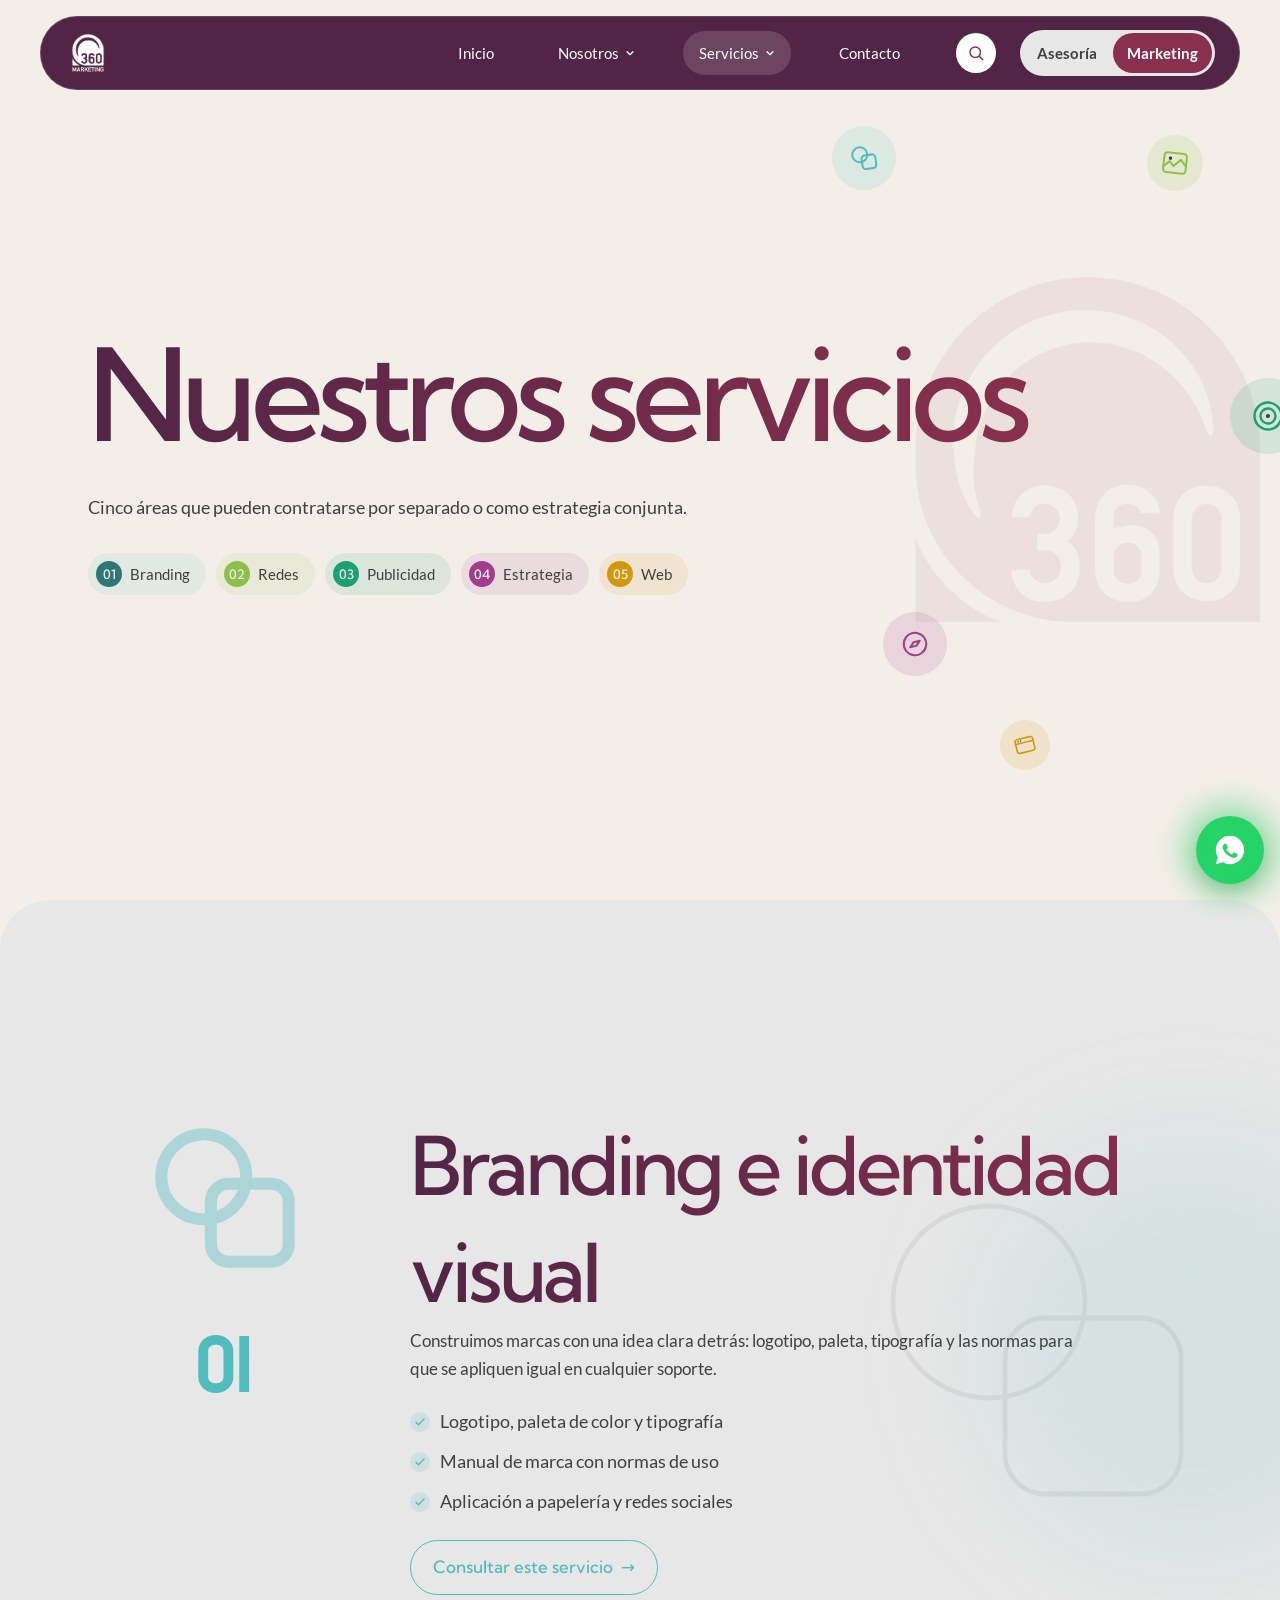
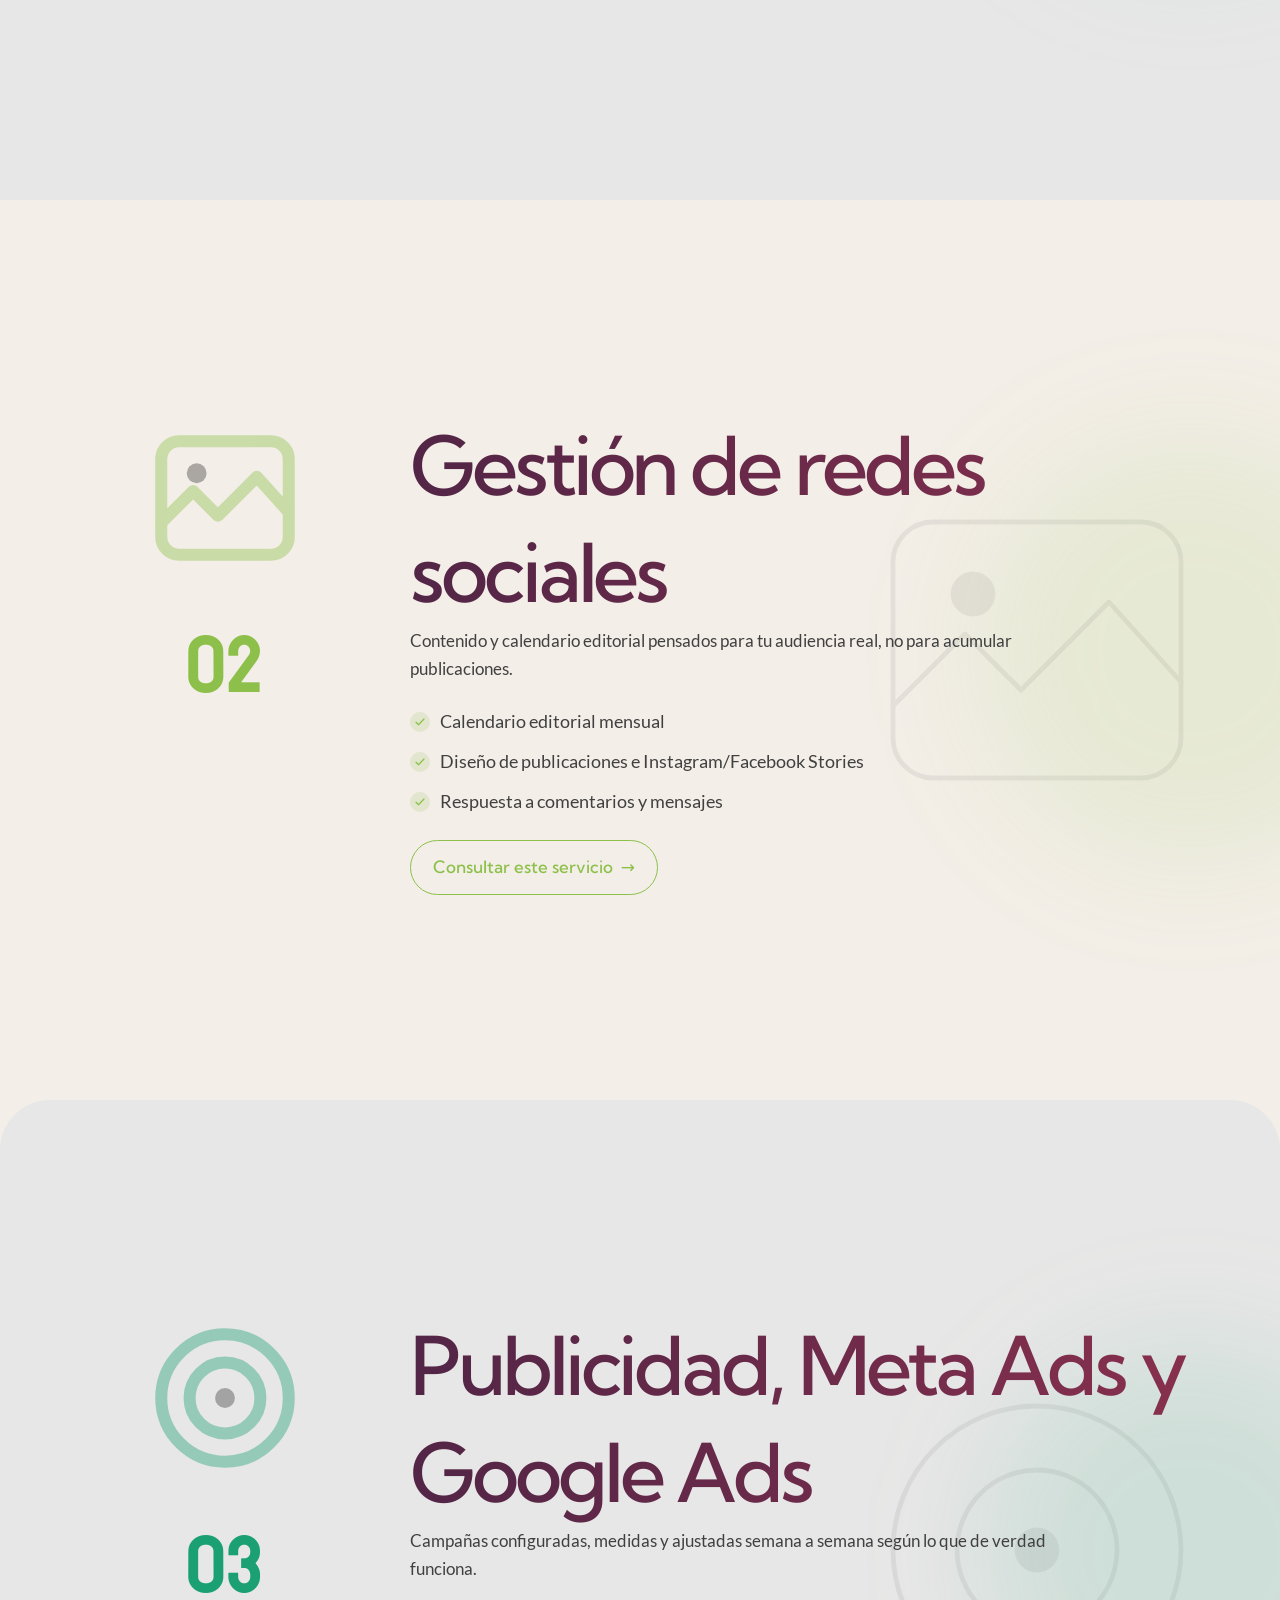
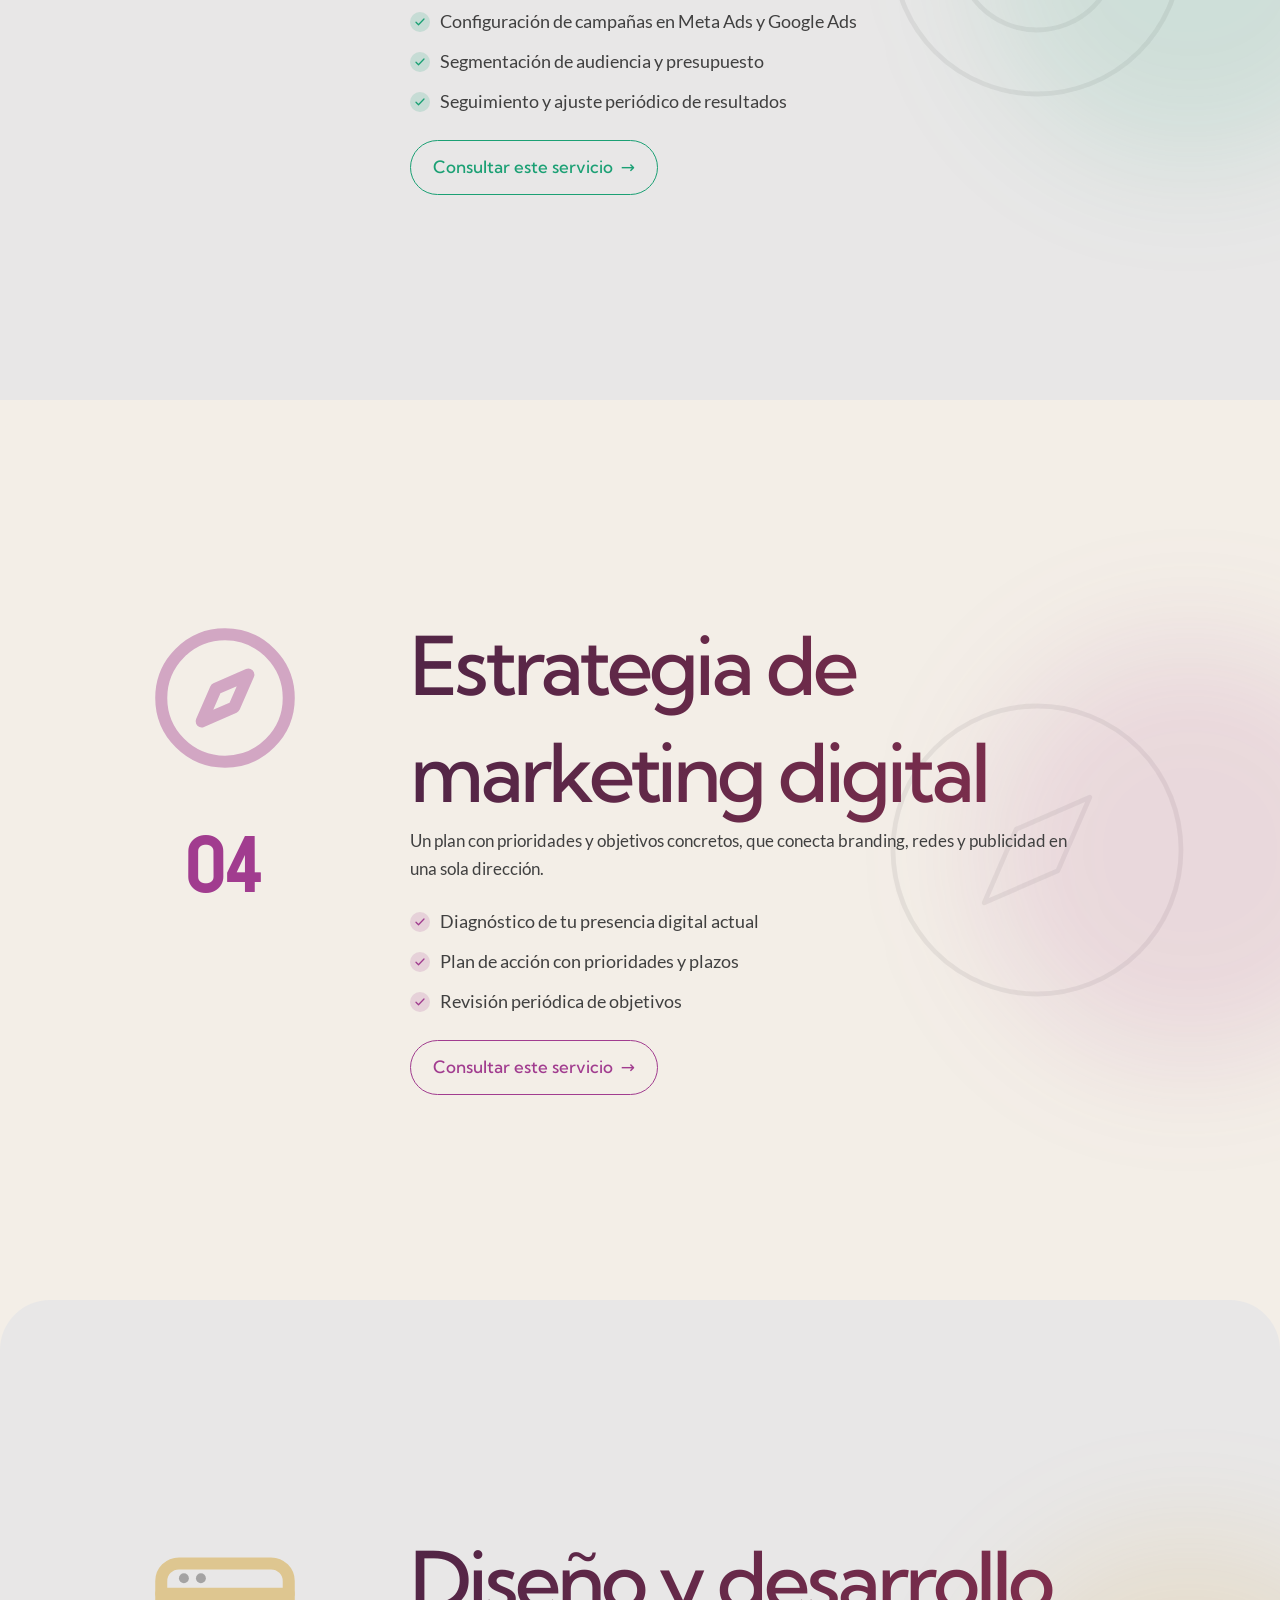
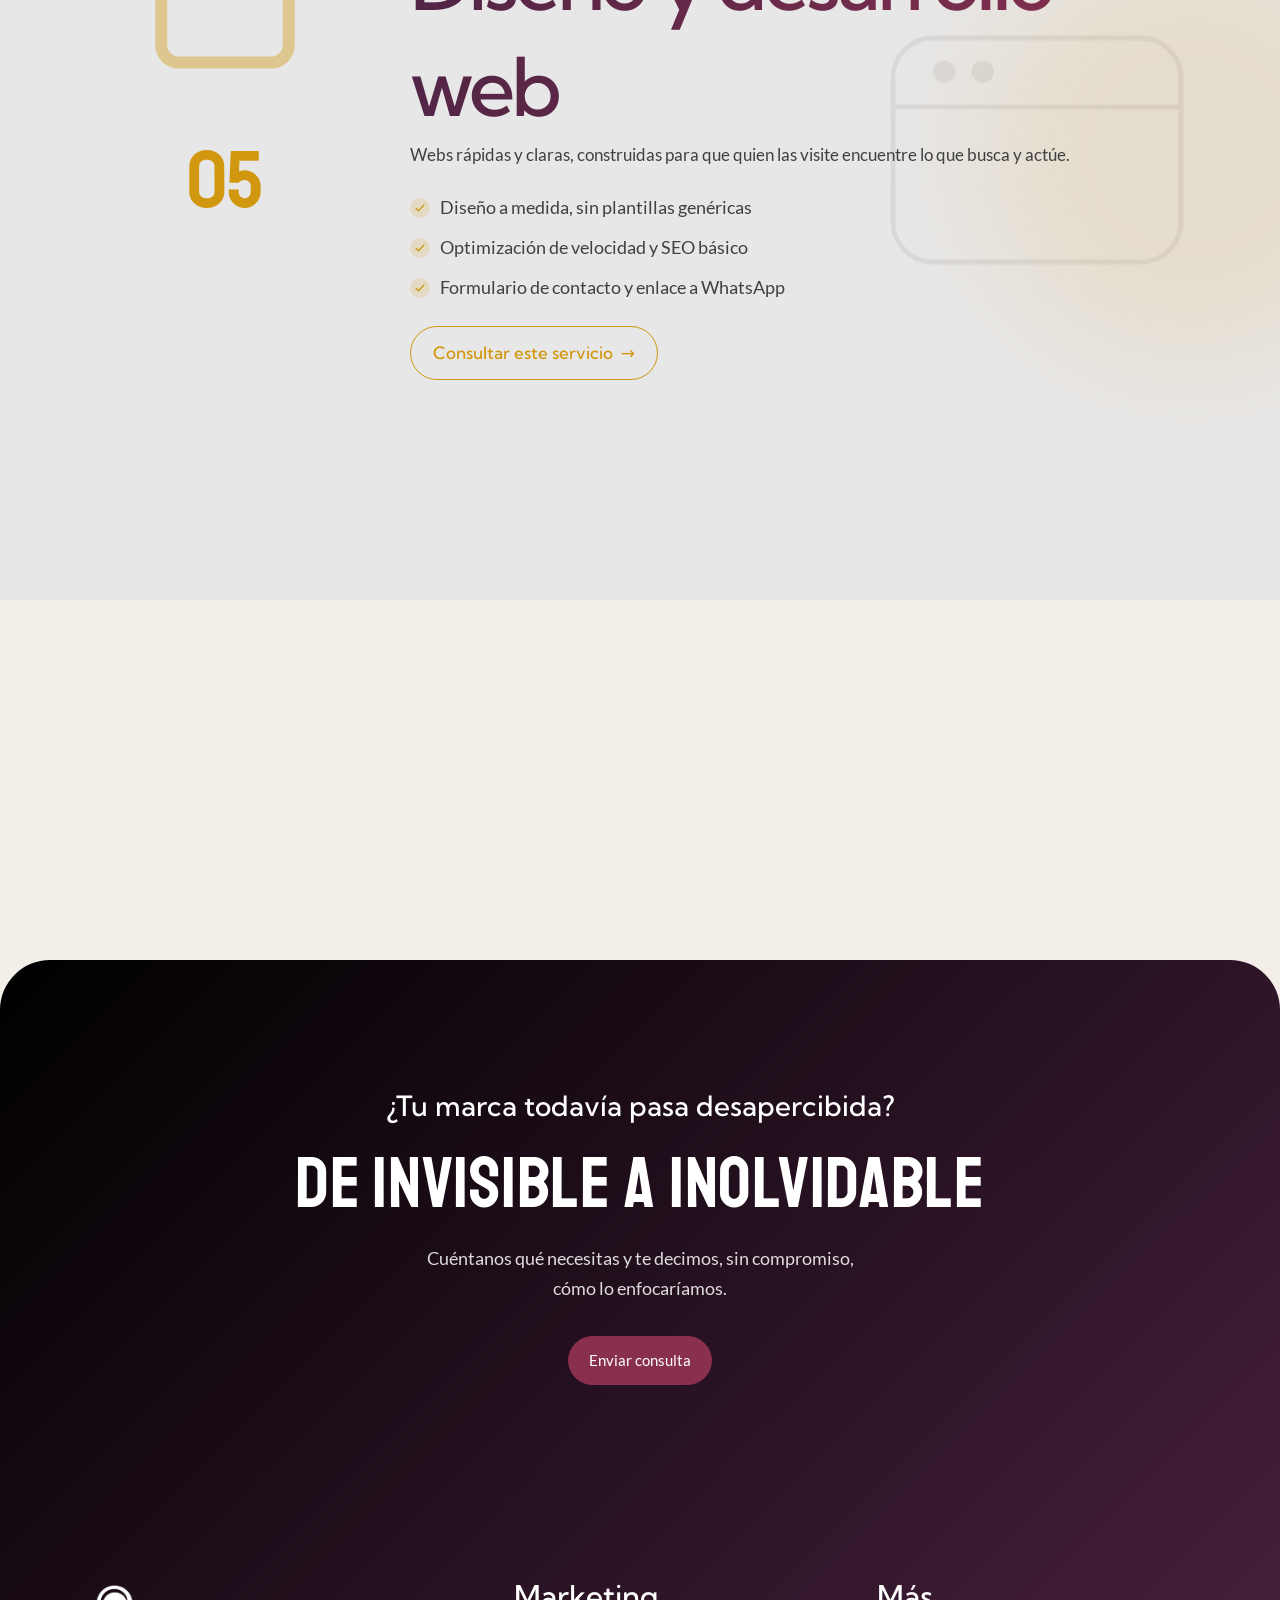
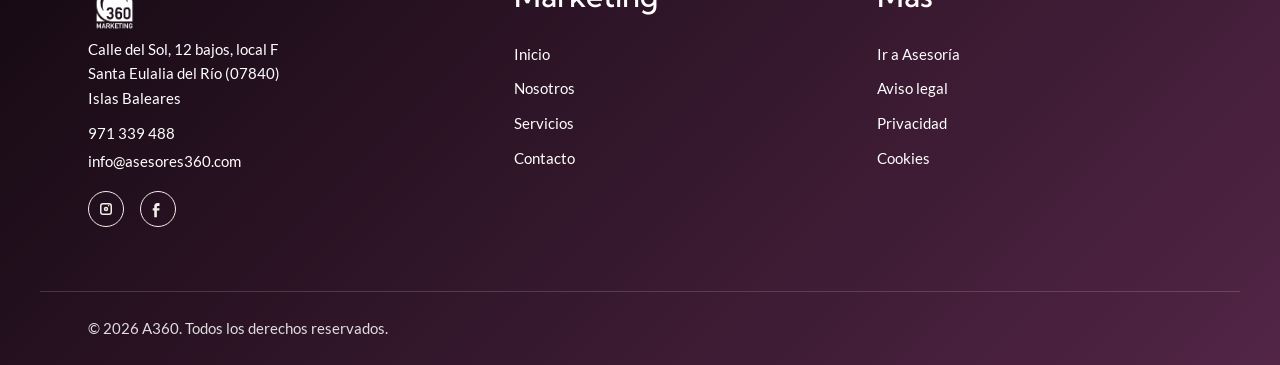
<file: marketing/servicios.html>
<!doctype html>
<html lang="es">
<head>
<meta charset="utf-8">
<meta name="viewport" content="width=device-width, initial-scale=1">
<link rel="preload" href="/assets/fonts/kumbh-sans-var.woff2" as="font" type="font/woff2" crossorigin>
<title>Servicios de marketing digital y diseño web | A360</title>
<meta name="description" content="Branding, redes sociales, publicidad digital, estrategia de marketing y desarrollo web: los cinco servicios de A360 Marketing para marcas de toda España, explicados uno a uno.">
<link rel="canonical" href="https://www.asesores360.com/marketing/servicios.html">
<link rel="icon" href="/favicon.ico" sizes="any">
<link rel="icon" href="/assets/img/favicon-192.png" type="image/png">
<link rel="apple-touch-icon" href="/assets/img/favicon-180.png">
<meta name="theme-color" content="#522546">
<meta property="og:type" content="website">
<meta property="og:site_name" content="A360 Marketing">
<meta property="og:title" content="Servicios de marketing digital y diseño web | A360">
<meta property="og:description" content="Branding, redes, publicidad digital, estrategia y desarrollo web.">
<meta property="og:image" content="https://www.asesores360.com/assets/img/og-marketing.jpg">
<meta property="og:url" content="https://www.asesores360.com/marketing/servicios.html">
<meta property="og:locale" content="es_ES">
<meta name="twitter:card" content="summary_large_image">
<meta name="twitter:title" content="Servicios de marketing digital y diseño web | A360">
<meta name="twitter:description" content="Branding, redes, publicidad digital, estrategia y desarrollo web.">
<meta name="twitter:image" content="https://www.asesores360.com/assets/img/og-marketing.jpg">
<link rel="stylesheet" href="/assets/css/base.css">
<link rel="stylesheet" href="/assets/css/marketing.css">
<script type="application/ld+json">
{
  "@context": "https://schema.org",
  "@type": "BreadcrumbList",
  "itemListElement": [
    { "@type": "ListItem", "position": 1, "name": "Inicio", "item": "https://www.asesores360.com/marketing/" },
    { "@type": "ListItem", "position": 2, "name": "Servicios", "item": "https://www.asesores360.com/marketing/servicios.html" }
  ]
}
</script>
</head>
<body class="marketing">

<a class="saltar-contenido" href="#contenido">Saltar al contenido</a>

<!-- Nav -->
<div class="nav-flotante-envoltorio">
  <div class="nav-flotante">
    <a class="nav-flotante__logo" href="/marketing/" aria-label="A360 Marketing — inicio">
      <img class="nav-flotante__logo-img--azul" src="/assets/img/logo-marketing-azul.png" width="488" height="572" alt="A360 Marketing" loading="eager">
      <img class="nav-flotante__logo-img--blanco" src="/assets/img/logo-marketing-blanco.png" width="973" height="1101" alt="A360 Marketing" loading="eager">
    </a>
    <div class="nav-flotante__derecha">
      <nav class="nav-flotante__nav" aria-label="Principal">
      <a href="/marketing/">Inicio</a>
      <div class="desplegable">
        <button class="desplegable__boton" type="button" aria-expanded="false" aria-haspopup="true" aria-controls="submenu-nosotros">
          Nosotros
          <svg class="desplegable__flecha" width="10" height="10" viewBox="0 0 12 12" aria-hidden="true"><path d="M2.5 4.5 6 8l3.5-3.5" fill="none" stroke="currentColor" stroke-width="1.6" stroke-linecap="round" stroke-linejoin="round"/></svg>
        </button>
        <div class="desplegable__panel" id="submenu-nosotros">
          <div class="desplegable__panel__interior">
            <a href="/marketing/nosotros.html">Quiénes somos</a>
            <a href="/marketing/nosotros.html#mision-vision">Misión y visión</a>
            <a href="/marketing/nosotros.html#valores">Valores</a>
            <a href="/marketing/nosotros.html#donde-trabajamos">Dónde trabajamos</a>
          </div>
        </div>
      </div>
      <div class="desplegable">
        <button class="desplegable__boton" type="button" aria-expanded="false" aria-haspopup="true" aria-controls="submenu-servicios" aria-current="page">
          Servicios
          <svg class="desplegable__flecha" width="10" height="10" viewBox="0 0 12 12" aria-hidden="true"><path d="M2.5 4.5 6 8l3.5-3.5" fill="none" stroke="currentColor" stroke-width="1.6" stroke-linecap="round" stroke-linejoin="round"/></svg>
        </button>
        <div class="desplegable__panel" id="submenu-servicios">
          <div class="desplegable__panel__interior">
            <a href="/marketing/servicios.html">Todos los servicios</a>
            <a href="/marketing/servicios.html#servicio-01">Branding e identidad visual</a>
            <a href="/marketing/servicios.html#servicio-02">Gestión de redes sociales</a>
            <a href="/marketing/servicios.html#servicio-03">Publicidad, Meta Ads y Google Ads</a>
            <a href="/marketing/servicios.html#servicio-04">Estrategia de marketing digital</a>
            <a href="/marketing/servicios.html#servicio-05">Diseño y desarrollo web</a>
          </div>
        </div>
      </div>
      <a href="/marketing/contacto.html">Contacto</a>
      </nav>
      <button class="busqueda-boton" type="button" data-busqueda-abrir aria-label="Buscar en la web">
        <svg width="18" height="18" viewBox="0 0 24 24" aria-hidden="true" fill="none" stroke-width="2" stroke-linecap="round" stroke-linejoin="round"><circle cx="11" cy="11" r="7"/><path d="m21 21-4.35-4.35"/></svg>
      </button>
      <div class="cambio-mundo-toggle cambio-mundo-toggle--nav" role="group" aria-label="Cambiar entre A360 Asesoría y A360 Marketing">
        <a href="/asesoria/" class="cambio-mundo-toggle__opcion cambio-mundo-toggle__opcion--asesoria">Asesoría</a>
        <a href="/marketing/" class="cambio-mundo-toggle__opcion cambio-mundo-toggle__opcion--marketing" aria-current="true">Marketing</a>
      </div>
      <button class="nav-flotante__movil-abrir" data-menu-abrir aria-expanded="false" aria-controls="menu-movil" aria-label="Abrir menú">
        <svg width="20" height="20" viewBox="0 0 24 24" aria-hidden="true"><rect y="5" width="24" height="2"/><rect y="11" width="24" height="2"/><rect y="17" width="24" height="2"/></svg>
      </button>
    </div>
  </div>
</div>

<!-- Menú móvil -->
<div class="menu-movil" id="menu-movil" data-abierto="false">
  <div class="menu-movil__cabecera">
    <span></span>
    <button class="menu-movil__cerrar" data-menu-cerrar aria-label="Cerrar menú">
      <svg width="24" height="24" viewBox="0 0 24 24" aria-hidden="true"><rect x="3" y="10.5" width="18" height="2" transform="rotate(45 12 12)" style="fill:var(--mk-tinta)"/><rect x="3" y="10.5" width="18" height="2" transform="rotate(-45 12 12)" style="fill:var(--mk-tinta)"/></svg>
    </button>
  </div>
  <nav class="menu-movil__nav" aria-label="Principal móvil">
    <a href="/marketing/">Inicio</a>
    <div class="desplegable">
      <button class="desplegable__boton" type="button" aria-expanded="false" aria-haspopup="true" aria-controls="submenu-nosotros-m">
        Nosotros
        <svg class="desplegable__flecha" width="14" height="14" viewBox="0 0 12 12" aria-hidden="true"><path d="M2.5 4.5 6 8l3.5-3.5" fill="none" stroke="currentColor" stroke-width="1.6" stroke-linecap="round" stroke-linejoin="round"/></svg>
      </button>
      <div class="desplegable__panel" id="submenu-nosotros-m">
        <a href="/marketing/nosotros.html">Quiénes somos</a>
        <a href="/marketing/nosotros.html#mision-vision">Misión y visión</a>
        <a href="/marketing/nosotros.html#valores">Valores</a>
        <a href="/marketing/nosotros.html#donde-trabajamos">Dónde trabajamos</a>
      </div>
    </div>
    <div class="desplegable">
      <button class="desplegable__boton" type="button" aria-expanded="false" aria-haspopup="true" aria-controls="submenu-servicios-m">
        Servicios
        <svg class="desplegable__flecha" width="14" height="14" viewBox="0 0 12 12" aria-hidden="true"><path d="M2.5 4.5 6 8l3.5-3.5" fill="none" stroke="currentColor" stroke-width="1.6" stroke-linecap="round" stroke-linejoin="round"/></svg>
      </button>
      <div class="desplegable__panel" id="submenu-servicios-m">
        <a href="/marketing/servicios.html">Todos los servicios</a>
        <a href="/marketing/servicios.html#servicio-01">Branding e identidad visual</a>
        <a href="/marketing/servicios.html#servicio-02">Gestión de redes sociales</a>
        <a href="/marketing/servicios.html#servicio-03">Publicidad, Meta Ads y Google Ads</a>
        <a href="/marketing/servicios.html#servicio-04">Estrategia de marketing digital</a>
        <a href="/marketing/servicios.html#servicio-05">Diseño y desarrollo web</a>
      </div>
    </div>
    <a href="/marketing/contacto.html">Contacto</a>
    <div class="cambio-mundo-toggle" role="group" aria-label="Cambiar entre A360 Asesoría y A360 Marketing">
      <a href="/asesoria/" class="cambio-mundo-toggle__opcion cambio-mundo-toggle__opcion--asesoria">Asesoría</a>
      <a href="/marketing/" class="cambio-mundo-toggle__opcion cambio-mundo-toggle__opcion--marketing" aria-current="true">Marketing</a>
    </div>
  </nav>
</div>

<!-- Búsqueda -->
<div class="busqueda-overlay" id="busqueda-overlay" data-abierto="false">
  <div class="busqueda-panel" role="dialog" aria-modal="true" aria-label="Buscar en la web">
    <div class="busqueda-panel__cabecera">
      <svg class="busqueda-panel__icono" width="20" height="20" viewBox="0 0 24 24" aria-hidden="true" fill="none" stroke-width="2" stroke-linecap="round" stroke-linejoin="round"><circle cx="11" cy="11" r="7"/><path d="m21 21-4.35-4.35"/></svg>
      <input class="busqueda-panel__input" type="search" id="busqueda-input" placeholder="Buscar páginas, servicios..." autocomplete="off" aria-label="Buscar en la web" role="combobox" aria-expanded="true" aria-autocomplete="list" aria-controls="busqueda-resultados">
      <button class="busqueda-panel__cerrar" type="button" data-busqueda-cerrar aria-label="Cerrar búsqueda">
        <svg width="18" height="18" viewBox="0 0 24 24" aria-hidden="true" fill="none" stroke-width="2" stroke-linecap="round" stroke-linejoin="round"><path d="M6 6l12 12M18 6 6 18"/></svg>
      </button>
    </div>
    <ul class="busqueda-panel__resultados" id="busqueda-resultados" role="listbox" aria-label="Resultados de búsqueda"></ul>
    <p class="busqueda-panel__vacio" id="busqueda-vacio" hidden>Sin resultados. Probá con otra palabra.</p>
  </div>
</div>

<main id="contenido">

  <section class="banda banda-blanca">
    <div class="mk-marca-agua" aria-hidden="true">
      <img src="/assets/img/logo-a360-azul.png" width="973" height="973" alt="">
    </div>
    <div class="mk-servicios-hero-iconos" aria-hidden="true">
      <span class="mk-servicios-hero-iconos__pieza"><svg viewBox="0 0 24 24"><circle cx="9" cy="9" r="6"/><rect x="10" y="10" width="11" height="11" rx="2.5"/></svg></span>
      <span class="mk-servicios-hero-iconos__pieza"><svg viewBox="0 0 24 24"><rect x="3" y="4" width="18" height="16" rx="2.5"/><path d="M3 15.5l4.5-4.5 3.5 3.5 5.5-5.5L21 14"/><circle cx="8" cy="8.5" r="1.4" fill="currentColor" stroke="none"/></svg></span>
      <span class="mk-servicios-hero-iconos__pieza"><svg viewBox="0 0 24 24"><circle cx="12" cy="12" r="9"/><circle cx="12" cy="12" r="5"/><circle cx="12" cy="12" r="1.4" fill="currentColor" stroke="none"/></svg></span>
      <span class="mk-servicios-hero-iconos__pieza"><svg viewBox="0 0 24 24"><circle cx="12" cy="12" r="9"/><path d="M15.3 8.7l-2 4.6-4.6 2 2-4.6 4.6-2Z"/></svg></span>
      <span class="mk-servicios-hero-iconos__pieza"><svg viewBox="0 0 24 24"><rect x="3" y="5" width="18" height="14" rx="2.5"/><path d="M3 9.3h18"/><circle cx="6.2" cy="7.1" r=".7" fill="currentColor" stroke="none"/><circle cx="8.6" cy="7.1" r=".7" fill="currentColor" stroke="none"/></svg></span>
    </div>
    <div class="contenedor">
      <h1 class="reveal mk-titulo-degradado">Nuestros servicios</h1>
      <p class="cuerpo-lg reveal" style="margin-top:var(--e-2)">Cinco áreas que pueden contratarse por separado o como estrategia conjunta.</p>
      <nav class="mk-servicios-chips reveal" style="margin-top:var(--e-4)" aria-label="Ir directo a un servicio">
        <a class="mk-servicios-chip" href="#servicio-01"><span>01</span>Branding</a>
        <a class="mk-servicios-chip" href="#servicio-02"><span>02</span>Redes</a>
        <a class="mk-servicios-chip" href="#servicio-03"><span>03</span>Publicidad</a>
        <a class="mk-servicios-chip" href="#servicio-04"><span>04</span>Estrategia</a>
        <a class="mk-servicios-chip" href="#servicio-05"><span>05</span>Web</a>
      </nav>
    </div>
  </section>

  <article class="servicio-bloque-mk" id="servicio-01">
    <div class="servicio-bloque-mk__marca-agua" aria-hidden="true"><svg viewBox="0 0 24 24"><circle cx="9" cy="9" r="6"/><rect x="10" y="10" width="11" height="11" rx="2.5"/></svg></div>
    <div class="contenedor servicio-bloque-mk__interior">
      <div class="servicio-bloque-mk__marca">
          <span class="servicio-bloque-mk__icono" aria-hidden="true"><svg viewBox="0 0 24 24"><circle cx="9" cy="9" r="6"/><rect x="10" y="10" width="11" height="11" rx="2.5"/></svg></span>
          <span class="servicio-bloque-mk__numero">01</span>
        </div>
      <div>
        <h2 class="mk-titulo-degradado">Branding e identidad visual</h2>
        <p>Construimos marcas con una idea clara detrás: logotipo, paleta, tipografía y las normas para que se apliquen igual en cualquier soporte.</p>
        <ul class="servicio-bloque-mk__lista">
          <li><span class="servicio-bloque-mk__check" aria-hidden="true"><svg viewBox="0 0 24 24"><path d="M4 12.5l5 5L20 6"/></svg></span>Logotipo, paleta de color y tipografía</li>
          <li><span class="servicio-bloque-mk__check" aria-hidden="true"><svg viewBox="0 0 24 24"><path d="M4 12.5l5 5L20 6"/></svg></span>Manual de marca con normas de uso</li>
          <li><span class="servicio-bloque-mk__check" aria-hidden="true"><svg viewBox="0 0 24 24"><path d="M4 12.5l5 5L20 6"/></svg></span>Aplicación a papelería y redes sociales</li>
        </ul>
        <a class="servicio-bloque-mk__cta" href="/marketing/contacto.html">Consultar este servicio<span aria-hidden="true">&rarr;</span></a>
      </div>
    </div>
  </article>

  <article class="servicio-bloque-mk" id="servicio-02">
    <div class="servicio-bloque-mk__marca-agua" aria-hidden="true"><svg viewBox="0 0 24 24"><rect x="3" y="4" width="18" height="16" rx="2.5"/><path d="M3 15.5l4.5-4.5 3.5 3.5 5.5-5.5L21 14"/><circle cx="8" cy="8.5" r="1.4" fill="currentColor" stroke="none"/></svg></div>
    <div class="contenedor servicio-bloque-mk__interior">
      <div class="servicio-bloque-mk__marca">
          <span class="servicio-bloque-mk__icono" aria-hidden="true"><svg viewBox="0 0 24 24"><rect x="3" y="4" width="18" height="16" rx="2.5"/><path d="M3 15.5l4.5-4.5 3.5 3.5 5.5-5.5L21 14"/><circle cx="8" cy="8.5" r="1.4" fill="currentColor" stroke="none"/></svg></span>
          <span class="servicio-bloque-mk__numero">02</span>
        </div>
      <div>
        <h2 class="mk-titulo-degradado">Gestión de redes sociales</h2>
        <p>Contenido y calendario editorial pensados para tu audiencia real, no para acumular publicaciones.</p>
        <ul class="servicio-bloque-mk__lista">
          <li><span class="servicio-bloque-mk__check" aria-hidden="true"><svg viewBox="0 0 24 24"><path d="M4 12.5l5 5L20 6"/></svg></span>Calendario editorial mensual</li>
          <li><span class="servicio-bloque-mk__check" aria-hidden="true"><svg viewBox="0 0 24 24"><path d="M4 12.5l5 5L20 6"/></svg></span>Diseño de publicaciones e Instagram/Facebook Stories</li>
          <li><span class="servicio-bloque-mk__check" aria-hidden="true"><svg viewBox="0 0 24 24"><path d="M4 12.5l5 5L20 6"/></svg></span>Respuesta a comentarios y mensajes</li>
        </ul>
        <a class="servicio-bloque-mk__cta" href="/marketing/contacto.html">Consultar este servicio<span aria-hidden="true">&rarr;</span></a>
      </div>
    </div>
  </article>

  <article class="servicio-bloque-mk" id="servicio-03">
    <div class="servicio-bloque-mk__marca-agua" aria-hidden="true"><svg viewBox="0 0 24 24"><circle cx="12" cy="12" r="9"/><circle cx="12" cy="12" r="5"/><circle cx="12" cy="12" r="1.4" fill="currentColor" stroke="none"/></svg></div>
    <div class="contenedor servicio-bloque-mk__interior">
      <div class="servicio-bloque-mk__marca">
          <span class="servicio-bloque-mk__icono" aria-hidden="true"><svg viewBox="0 0 24 24"><circle cx="12" cy="12" r="9"/><circle cx="12" cy="12" r="5"/><circle cx="12" cy="12" r="1.4" fill="currentColor" stroke="none"/></svg></span>
          <span class="servicio-bloque-mk__numero">03</span>
        </div>
      <div>
        <h2 class="mk-titulo-degradado">Publicidad, Meta Ads y Google Ads</h2>
        <p>Campañas configuradas, medidas y ajustadas semana a semana según lo que de verdad funciona.</p>
        <ul class="servicio-bloque-mk__lista">
          <li><span class="servicio-bloque-mk__check" aria-hidden="true"><svg viewBox="0 0 24 24"><path d="M4 12.5l5 5L20 6"/></svg></span>Configuración de campañas en Meta Ads y Google Ads</li>
          <li><span class="servicio-bloque-mk__check" aria-hidden="true"><svg viewBox="0 0 24 24"><path d="M4 12.5l5 5L20 6"/></svg></span>Segmentación de audiencia y presupuesto</li>
          <li><span class="servicio-bloque-mk__check" aria-hidden="true"><svg viewBox="0 0 24 24"><path d="M4 12.5l5 5L20 6"/></svg></span>Seguimiento y ajuste periódico de resultados</li>
        </ul>
        <a class="servicio-bloque-mk__cta" href="/marketing/contacto.html">Consultar este servicio<span aria-hidden="true">&rarr;</span></a>
      </div>
    </div>
  </article>

  <article class="servicio-bloque-mk" id="servicio-04">
    <div class="servicio-bloque-mk__marca-agua" aria-hidden="true"><svg viewBox="0 0 24 24"><circle cx="12" cy="12" r="9"/><path d="M15.3 8.7l-2 4.6-4.6 2 2-4.6 4.6-2Z"/></svg></div>
    <div class="contenedor servicio-bloque-mk__interior">
      <div class="servicio-bloque-mk__marca">
          <span class="servicio-bloque-mk__icono" aria-hidden="true"><svg viewBox="0 0 24 24"><circle cx="12" cy="12" r="9"/><path d="M15.3 8.7l-2 4.6-4.6 2 2-4.6 4.6-2Z"/></svg></span>
          <span class="servicio-bloque-mk__numero">04</span>
        </div>
      <div>
        <h2 class="mk-titulo-degradado">Estrategia de marketing digital</h2>
        <p>Un plan con prioridades y objetivos concretos, que conecta branding, redes y publicidad en una sola dirección.</p>
        <ul class="servicio-bloque-mk__lista">
          <li><span class="servicio-bloque-mk__check" aria-hidden="true"><svg viewBox="0 0 24 24"><path d="M4 12.5l5 5L20 6"/></svg></span>Diagnóstico de tu presencia digital actual</li>
          <li><span class="servicio-bloque-mk__check" aria-hidden="true"><svg viewBox="0 0 24 24"><path d="M4 12.5l5 5L20 6"/></svg></span>Plan de acción con prioridades y plazos</li>
          <li><span class="servicio-bloque-mk__check" aria-hidden="true"><svg viewBox="0 0 24 24"><path d="M4 12.5l5 5L20 6"/></svg></span>Revisión periódica de objetivos</li>
        </ul>
        <a class="servicio-bloque-mk__cta" href="/marketing/contacto.html">Consultar este servicio<span aria-hidden="true">&rarr;</span></a>
      </div>
    </div>
  </article>

  <article class="servicio-bloque-mk" id="servicio-05">
    <div class="servicio-bloque-mk__marca-agua" aria-hidden="true"><svg viewBox="0 0 24 24"><rect x="3" y="5" width="18" height="14" rx="2.5"/><path d="M3 9.3h18"/><circle cx="6.2" cy="7.1" r=".7" fill="currentColor" stroke="none"/><circle cx="8.6" cy="7.1" r=".7" fill="currentColor" stroke="none"/></svg></div>
    <div class="contenedor servicio-bloque-mk__interior">
      <div class="servicio-bloque-mk__marca">
          <span class="servicio-bloque-mk__icono" aria-hidden="true"><svg viewBox="0 0 24 24"><rect x="3" y="5" width="18" height="14" rx="2.5"/><path d="M3 9.3h18"/><circle cx="6.2" cy="7.1" r=".7" fill="currentColor" stroke="none"/><circle cx="8.6" cy="7.1" r=".7" fill="currentColor" stroke="none"/></svg></span>
          <span class="servicio-bloque-mk__numero">05</span>
        </div>
      <div>
        <h2 class="mk-titulo-degradado">Diseño y desarrollo web</h2>
        <p>Webs rápidas y claras, construidas para que quien las visite encuentre lo que busca y actúe.</p>
        <ul class="servicio-bloque-mk__lista">
          <li><span class="servicio-bloque-mk__check" aria-hidden="true"><svg viewBox="0 0 24 24"><path d="M4 12.5l5 5L20 6"/></svg></span>Diseño a medida, sin plantillas genéricas</li>
          <li><span class="servicio-bloque-mk__check" aria-hidden="true"><svg viewBox="0 0 24 24"><path d="M4 12.5l5 5L20 6"/></svg></span>Optimización de velocidad y SEO básico</li>
          <li><span class="servicio-bloque-mk__check" aria-hidden="true"><svg viewBox="0 0 24 24"><path d="M4 12.5l5 5L20 6"/></svg></span>Formulario de contacto y enlace a WhatsApp</li>
        </ul>
        <a class="servicio-bloque-mk__cta" href="/marketing/contacto.html">Consultar este servicio<span aria-hidden="true">&rarr;</span></a>
      </div>
    </div>
  </article>

</main>

<!-- Footer -->
<footer class="pie reveal">
  <div class="contenedor cierre-marketing__contenido">
    <p class="cierre-marketing__previa">¿Tu marca todavía pasa desapercibida?</p>
    <p class="cierre-marketing__cartel">De invisible a inolvidable</p>
    <p class="cierre-marketing__linea">Cuéntanos qué necesitas y te decimos, sin compromiso, cómo lo enfocaríamos.</p>
    <a class="boton-mk-coral" href="/marketing/contacto.html">Enviar consulta</a>
  </div>
  <div class="contenedor pie__interior">
    <div>
      <a href="/marketing/" aria-label="A360 Marketing" class="pie__marca" style="margin-bottom:var(--e-2)">
        <img src="/assets/img/logo-marketing-blanco.png" width="973" height="1101" alt="A360 Marketing" loading="lazy">
      </a>
      <address>Calle del Sol, 12 bajos, local F<br>Santa Eulalia del Río (07840)<br>Islas Baleares</address>
      <p style="margin-top:8px"><a href="tel:+34971339488">971 339 488</a></p>
      <p><a href="mailto:info@asesores360.com">info@asesores360.com</a></p>
      <div class="pie__redes">
        <a href="https://www.instagram.com/a360_marketing" aria-label="A360 en Instagram" target="_blank" rel="noopener">
          <svg width="18" height="18" viewBox="0 0 24 24" aria-hidden="true"><path fill-rule="evenodd" clip-rule="evenodd" fill="#fff" d="M4 8a4 4 0 0 1 4-4h8a4 4 0 0 1 4 4v8a4 4 0 0 1-4 4H8a4 4 0 0 1-4-4V8Zm4-2a2 2 0 0 0-2 2v8a2 2 0 0 0 2 2h8a2 2 0 0 0 2-2V8a2 2 0 0 0-2-2H8Zm4 3a3 3 0 1 0 0 6 3 3 0 0 0 0-6Zm0 2a1 1 0 1 0 0 2 1 1 0 0 0 0-2Zm4.5-3.5a1 1 0 1 1-2 0 1 1 0 0 1 2 0Z"/></svg>
        </a>
        <a href="https://www.facebook.com/profile.php?id=61554791530195&amp;sk=reels_tab" aria-label="A360 en Facebook" target="_blank" rel="noopener">
          <svg width="18" height="18" viewBox="0 0 24 24" aria-hidden="true"><path fill="#fff" d="M14 8h-2c-.8 0-1.5.2-1.5 1.3V11H14l-.3 3H10.5v9H7V14H5v-3h2V8.7C7 6 8.3 4 11.5 4H14v4Z"/></svg>
        </a>
      </div>
    </div>
    <nav class="pie__nav" aria-label="Navegación de pie de página">
      <h3>Marketing</h3>
      <a href="/marketing/">Inicio</a>
      <a href="/marketing/nosotros.html">Nosotros</a>
      <a href="/marketing/servicios.html">Servicios</a>
      <a href="/marketing/contacto.html">Contacto</a>
    </nav>
    <nav class="pie__nav" aria-label="Más enlaces">
      <h3>Más</h3>
      <a href="/asesoria/">Ir a Asesoría</a>
      <a href="/legal.html">Aviso legal</a>
      <a href="/legal.html#privacidad">Privacidad</a>
      <a href="/legal.html#cookies">Cookies</a>
    </nav>
  </div>
  <div class="contenedor pie__legal">
    <span>© <span data-anio></span> A360. Todos los derechos reservados.</span>
  </div>
</footer>

<!-- Botón flotante de WhatsApp -->
<a class="whatsapp-flotante" href="https://wa.me/34649032854?text=Hola%2C%20escribo%20desde%20la%20web%20de%20A360%20Marketing" target="_blank" rel="noopener" aria-label="Escríbenos por WhatsApp">
  <svg viewBox="0 0 24 24" aria-hidden="true"><path fill="#fff" d="M12 2C6.48 2 2 6.48 2 12c0 1.85.5 3.58 1.35 5.08L2 22l5.06-1.32A9.94 9.94 0 0 0 12 22c5.52 0 10-4.48 10-10S17.52 2 12 2Zm5.2 14.2c-.22.6-1.28 1.15-1.76 1.2-.45.06-1 .09-1.62-.1a13 13 0 0 1-1.48-.55c-2.6-1.12-4.3-3.75-4.43-3.92-.13-.17-1.06-1.41-1.06-2.69s.67-1.9.9-2.16c.24-.26.52-.32.7-.32l.5.01c.16 0 .37-.06.58.44.22.52.74 1.8.8 1.93.06.13.1.28.02.45-.08.17-.13.28-.26.43l-.39.46c-.13.13-.26.27-.11.53.15.26.67 1.11 1.44 1.8.99.89 1.83 1.16 2.09 1.29.26.13.41.11.56-.07.16-.17.65-.76.83-1.02.17-.26.35-.22.58-.13.24.09 1.52.72 1.78.85.26.13.43.2.5.3.06.11.06.62-.16 1.22Z"/></svg>
</a>

<script src="/assets/js/app.js" defer></script>
</body>
</html>
</file>
<file: assets/css/base.css>
/* Fuentes */
@font-face {
  font-family: 'Kumbh Sans';
  font-style: normal;
  font-weight: 400 700;
  font-display: swap;
  src: url('../fonts/kumbh-sans-var.woff2') format('woff2');
}

@font-face {
  font-family: 'Lato';
  font-style: normal;
  font-weight: 400;
  font-display: swap;
  src: url('../fonts/lato-regular.woff2') format('woff2');
}

@font-face {
  font-family: 'Lato';
  font-style: italic;
  font-weight: 400;
  font-display: swap;
  src: url('../fonts/lato-italic.woff2') format('woff2');
}

@font-face {
  font-family: 'Lato';
  font-style: normal;
  font-weight: 700;
  font-display: swap;
  src: url('../fonts/lato-bold.woff2') format('woff2');
}

@font-face {
  font-family: 'Staatliches';
  font-style: normal;
  font-weight: 400;
  font-display: swap;
  src: url('../fonts/staatliches-regular.woff2') format('woff2');
}

@font-face {
  font-family: 'Poetsen One';
  font-style: normal;
  font-weight: 400;
  font-display: swap;
  src: url('../fonts/poetsen-one-regular.woff2') format('woff2');
}

@font-face {
  font-family: 'Inter';
  font-style: normal;
  font-weight: 100 900;
  font-display: swap;
  src: url('../fonts/inter-var.woff2') format('woff2');
}

/* Variables globales (colores, tipografía, espaciados) */
:root {

  --naranja: #E95117;
  /* Variante de --naranja para texto claro pequeño/negrita sobre fondo naranja
     (botones, badges): el naranja de marca solo da 3.71:1 en esos casos,
     por debajo del 4.5:1 de WCAG AA. No sustituye a --naranja en el resto
     de usos (iconos, bordes, acentos grandes), donde el contraste no aplica. */
  --naranja-texto: #C43F0F;
  --naranja-texto-hover: #A8360C;
  --azul-acero: #1E6FA0;
  --azul-hondo: #0B3A54;
  --negro: #000000;

  --rojo-vivo: #F7374F;
  --vino: #88304E;
  --vino-hondo: #522546;
  --gris-tinta: #404040;
  --gris-claro: #E8E7E7;
  --lino: #F3EEE7;

  --turquesa: #51BCBD;
  --verde: #8DC04A;
  --verde-mar: #1BA074;
  --violeta: #A13C8F;
  --dorado: #D1970F;
  --dorado-oscuro: #A07C32;

  --lavado-azul: #E4EEF4;
  --lavado-hondo: #E7EBEE;
  --lavado-vino: #F3EAED;
  --lavado-naranja: #FDEEE8;

  --whatsapp: #25D366;
  --whatsapp-oscuro: #075E54;

  --blanco: #FFFFFF;

  --f-titulos: 'Kumbh Sans', system-ui, sans-serif;
  --f-cuerpo: 'Lato', system-ui, sans-serif;
  --f-cartel: 'Staatliches', system-ui, sans-serif;
  --f-versatil: 'Poetsen One', system-ui, sans-serif;

  --display-xl: clamp(64px, 12vw, 168px);
  --display: clamp(48px, 10vw, 140px);
  --titulo-1: clamp(34px, 4.5vw, 60px);
  --titulo-2: clamp(26px, 3vw, 38px);
  --titulo-3: 22px;
  --cuerpo-lg: 19px;
  --cuerpo: 17px;
  --menor: 15px;

  --medida-max: 68ch;

  --r-pildora: 999px;
  --r-panel: 24px;
  --r-medio: 12px;
  --r-nada: 0;
  --rotacion: 8deg;

  --e-1: 8px;
  --e-2: 16px;
  --e-3: 24px;
  --e-4: 32px;
  --e-5: 48px;
  --e-6: 64px;
  --e-7: 96px;
  --e-8: 128px;

  --ancho-max: 1200px;
  --canal-movil: 24px;
  --canal-escritorio: 48px;

  /* Alto real de la barra flotante del nav en móvil (10px + logo 44px + 10px
     + 2px de borde). Lo usa el menú desplegable para anclarse justo debajo
     sin taparla. Si cambia el alto del logo móvil, cambia este valor. */
  --alto-nav-movil: 66px;

  --dur-reveal: 520ms;
  --curva-reveal: cubic-bezier(.2, .7, .2, 1);
  --dur-hover: 140ms;
  --dur-panel: 180ms;
}

/* Reset y elementos base */
*, *::before, *::after { box-sizing: border-box; }

html {
  -webkit-text-size-adjust: 100%;
  /* Scroll suave para los enlaces de ancla (#contacto, #fiscal, chips de
     servicios...). El bloque de prefers-reduced-motion del final del archivo
     lo devuelve a `auto` para quien pide menos movimiento. */
  scroll-behavior: smooth;
}

body {

  overflow-x: hidden;
  margin: 0;
  background: var(--blanco);
  color: var(--gris-tinta);
  font-family: var(--f-cuerpo);
  font-size: var(--cuerpo);
  line-height: 1.65;
  -webkit-font-smoothing: antialiased;
}

img, picture, svg { display: block; max-width: 100%; }
img { height: auto; }

h1, h2, h3, h4, p, figure, blockquote { margin: 0; }

ul, ol { margin: 0; padding: 0; list-style: none; }

a { color: inherit; text-decoration: none; }

button {
  font: inherit;
  color: inherit;
  background: none;
  border: 0;
  padding: 0;
  cursor: pointer;
}

input, textarea, select {
  font: inherit;
  color: inherit;
}

h1, h2, h3, h4 {
  font-family: var(--f-titulos);
  font-weight: 700;
  color: var(--azul-hondo);
  /* Red de seguridad para pantallas estrechas: si una palabra larga no cabe
     en el ancho disponible, que la rompa ella sola en vez de desbordar la
     página (overflow-x). No afecta al resto de títulos, que ya caben. */
  overflow-wrap: break-word;
}

h1 { font-size: var(--titulo-1); line-height: 1.12; letter-spacing: -.02em; }
h2 { font-size: var(--titulo-2); line-height: 1.22; letter-spacing: -.015em; }
h3 { font-size: var(--titulo-3); line-height: 1.3; }

p {
  max-width: var(--medida-max);
  text-align: left;
}

.cuerpo-lg { font-size: var(--cuerpo-lg); line-height: 1.6; }
.menor { font-size: var(--menor); line-height: 1.5; }

:focus-visible {
  outline: 2px solid var(--azul-acero);
  outline-offset: 3px;
}

.saltar-contenido {
  position: absolute;
  left: var(--e-2);
  top: -100px;
  background: var(--azul-hondo);
  color: var(--blanco);
  padding: var(--e-2) var(--e-3);
  border-radius: var(--r-medio);
  z-index: 200;
  transition: top var(--dur-hover) ease;
}
.saltar-contenido:focus { top: var(--e-2); }

.sr-solo {
  position: absolute;
  width: 1px;
  height: 1px;
  padding: 0;
  margin: -1px;
  overflow: hidden;
  clip: rect(0, 0, 0, 0);
  white-space: nowrap;
  border: 0;
}

/* Toggle Asesoría / Marketing (nav) */
.cambio-mundo-toggle {
  display: inline-flex;
  align-items: center;
  gap: 2px;
  padding: 3px;
  border-radius: var(--r-pildora);
  background: var(--gris-claro);
  flex-shrink: 0;
}
.cambio-mundo-toggle .cambio-mundo-toggle__opcion {
  display: inline-flex;
  align-items: center;
  padding: 8px 14px;
  border-radius: var(--r-pildora);
  font-family: var(--f-cuerpo);
  font-weight: 600;
  font-size: var(--menor);
  color: var(--gris-tinta);
  text-decoration: none;
  white-space: nowrap;
  transition: background-color var(--dur-hover) ease, color var(--dur-hover) ease;
}
.cambio-mundo-toggle .cambio-mundo-toggle__opcion:not([aria-current="true"]):hover,
.cambio-mundo-toggle .cambio-mundo-toggle__opcion:not([aria-current="true"]):focus-visible {
  background: rgba(0, 0, 0, .08);
}
.cambio-mundo-toggle .cambio-mundo-toggle__opcion--asesoria[aria-current="true"] {
  background: var(--azul-acero);
  color: var(--blanco);
}
.cambio-mundo-toggle .cambio-mundo-toggle__opcion--marketing[aria-current="true"] {
  background: var(--vino);
  color: var(--blanco);
}
@media (max-width: 480px) {
  .cambio-mundo-toggle__opcion { padding: 8px 10px; font-size: 13px; }
}

@media (prefers-reduced-motion: reduce) {
  *, *::before, *::after {
    animation-duration: .001ms !important;
    animation-iteration-count: 1 !important;
    transition-duration: .001ms !important;
    scroll-behavior: auto !important;
  }
}

/* Utilidades de layout */
.contenedor {
  max-width: var(--ancho-max);
  margin-inline: auto;
  padding-inline: var(--canal-movil);
}

@media (min-width: 1024px) {
  .contenedor { padding-inline: var(--canal-escritorio); }
}

.banda { padding-block: var(--e-6); }
@media (min-width: 1024px) { .banda { padding-block: var(--e-7); } }

.banda-gris { background: var(--gris-claro); }
.banda-blanca { background: var(--blanco); }

/* Animación de entrada al hacer scroll */
.reveal {
  opacity: 0;
  transform: translateY(20px);
}
@media (prefers-reduced-motion: no-preference) {
  .reveal.en-vista {
    animation: reveal-entrada var(--dur-reveal) var(--curva-reveal) both;
    animation-delay: calc(var(--indice, 0) * 90ms);
  }
}
@keyframes reveal-entrada {
  from { opacity: 0; transform: translateY(20px); }
  to { opacity: 1; transform: translateY(0); }
}
@media (prefers-reduced-motion: reduce) {
  .reveal { opacity: 1; transform: none; }
}

/* Botones */
.boton {
  display: inline-flex;
  align-items: center;
  justify-content: center;
  gap: var(--e-1);
  border-radius: var(--r-pildora);
  padding: 14px 28px;
  font-family: var(--f-cuerpo);
  font-weight: 700;
  font-size: var(--cuerpo);
  line-height: 1;
  white-space: nowrap;
  transition: background-color var(--dur-hover) ease, color var(--dur-hover) ease, border-color var(--dur-hover) ease;
}

.boton-primario {
  background: var(--naranja-texto);
  color: var(--blanco);
  border: 1px solid var(--naranja-texto);
}
.boton-primario:hover, .boton-primario:focus-visible {
  background: var(--naranja-texto-hover);
  border-color: var(--naranja-texto-hover);
}

.boton-oscuro {
  background: var(--azul-hondo);
  color: var(--blanco);
  border: 1px solid var(--azul-hondo);
}
.boton-oscuro:hover, .boton-oscuro:focus-visible {
  background: #082a3d;
  border-color: #082a3d;
}

/* Cabecera simple (legal.html) */
.cabecera {
  position: fixed;
  inset-block-start: 0;
  inset-inline: 0;
  z-index: 100;
  background: var(--blanco);
  border-bottom: 1px solid transparent;
  transition: border-color var(--dur-panel) ease;
}

.cabecera.compacta {
  border-bottom-color: var(--gris-claro);
}

/* Menú móvil: panel desplegable compacto anclado justo debajo de la barra
   flotante del nav. No ocupa toda la pantalla ni se comporta como una página
   aparte; si el contenido no cabe, hace scroll dentro del propio panel. */
.menu-movil {
  position: fixed;
  inset-block-start: calc(var(--e-2) + var(--alto-nav-movil) + 8px);
  inset-block-end: auto;
  inset-inline: var(--canal-movil);
  z-index: 200;
  width: auto;
  max-width: 380px;
  margin-inline: auto;
  /* Nunca más alto que el espacio libre bajo el nav */
  max-height: calc(100svh - var(--alto-nav-movil) - var(--e-2) - var(--e-5));
  overflow-y: auto;
  overscroll-behavior: contain;
  background: var(--blanco);
  border: 1px solid var(--gris-claro);
  border-radius: var(--r-panel);
  box-shadow: 0 24px 48px -16px rgba(0, 0, 0, .28);
  display: flex;
  flex-direction: column;
  padding: var(--e-1) var(--e-3) var(--e-3);
  transform: translateY(-10px) scale(.97);
  transform-origin: top center;
  opacity: 0;
  pointer-events: none;
  transition: opacity 180ms ease, transform 180ms ease;
}
.menu-movil[data-abierto="true"] {
  opacity: 1;
  transform: translateY(0) scale(1);
  pointer-events: auto;
}

/* Solo queda el botón de cerrar, alineado a la derecha y discreto: la
   cabecera ya no tiene que sostener un logo como cuando era pantalla completa */
.menu-movil__cabecera {
  display: flex;
  align-items: center;
  justify-content: flex-end;
  min-height: 32px;
}

.menu-movil__cerrar {
  display: flex;
  align-items: center;
  justify-content: center;
  width: 32px;
  height: 32px;
  margin-inline-end: calc(var(--e-1) * -1);
}
.menu-movil__cerrar svg { width: 18px; height: 18px; }

/* Pestañas centradas, una debajo de otra y con área de pulsación amplia */
.menu-movil__nav {
  margin-top: 0;
  display: flex;
  flex-direction: column;
  align-items: stretch;
  gap: 2px;
  text-align: center;
}
.menu-movil__nav a {
  font-family: var(--f-titulos);
  font-weight: 700;
  font-size: var(--cuerpo-lg);
  color: var(--azul-hondo);
}
.menu-movil__nav > a {
  padding-block: 12px;
  border-radius: var(--r-medio);
  text-align: center;
}
/* Separador fino entre pestañas de primer nivel, para que se lean como lista */
.menu-movil__nav > a + a,
.menu-movil__nav > a + .desplegable,
.menu-movil__nav > .desplegable + a,
.menu-movil__nav > .desplegable + .desplegable {
  border-top: 1px solid var(--gris-claro);
}
/* El selector Asesoría/Marketing cierra el panel, centrado y con aire */
.menu-movil__nav .cambio-mundo-toggle {
  align-self: center;
  margin-top: var(--e-3);
}

@media (prefers-reduced-motion: reduce) {
  .menu-movil { transition: none; }
}

/* Nav en móvil: barra algo más baja y botones más contenidos, para que el
   logo, la búsqueda y la hamburguesa respiren en pantallas estrechas.
   Va prefijado con body.* para ganar a las reglas de cada hoja de sitio. */
@media (max-width: 899px) {
  body.asesoria .nav-flotante,
  body.marketing .nav-flotante {
    padding: 10px var(--e-2);
    gap: var(--e-2);
  }
  body.asesoria .nav-flotante__derecha,
  body.marketing .nav-flotante__derecha { gap: 10px; }

  body.asesoria .nav-flotante__logo img,
  body.marketing .nav-flotante__logo img,
  body.marketing .nav-flotante__logo svg { height: 44px; }

  body.asesoria .nav-flotante__movil-abrir,
  body.marketing .nav-flotante__movil-abrir,
  body.asesoria .busqueda-boton,
  body.marketing .busqueda-boton {
    width: 40px;
    height: 40px;
  }
  body.asesoria .nav-flotante__movil-abrir svg,
  body.marketing .nav-flotante__movil-abrir svg { width: 18px; height: 18px; }
}

/* Botón flotante de WhatsApp */
.whatsapp-flotante {
  position: fixed;
  inset-block-end: var(--e-2);
  inset-inline-end: var(--e-2);
  z-index: 150;
  width: 68px;
  height: 68px;
  border-radius: 50%;
  background: var(--whatsapp);
  display: flex;
  align-items: center;
  justify-content: center;
  box-shadow: 0 8px 24px -6px rgba(0, 0, 0, .35);
  transition: transform var(--dur-hover) ease, box-shadow var(--dur-hover) ease;
}
.whatsapp-flotante svg { width: 34px; height: 34px; position: relative; z-index: 1; }
@media (hover: hover) and (pointer: fine) {
  .whatsapp-flotante:hover { transform: scale(1.06); box-shadow: 0 10px 28px -6px rgba(0, 0, 0, .4); }
}
.whatsapp-flotante:focus-visible { outline: 3px solid var(--whatsapp-oscuro); outline-offset: 3px; }

/* Luz verde que "respira" detrás del botón; el botón en sí no se mueve */
.whatsapp-flotante::before {
  content: '';
  position: absolute;
  inset: -16px;
  z-index: 0;
  border-radius: 50%;
  background: var(--whatsapp);
  filter: blur(13px);
  opacity: .35;
  animation: whatsapp-respirar 3.6s ease-in-out infinite;
  pointer-events: none;
}
@keyframes whatsapp-respirar {
  0%, 100% { opacity: .16; transform: scale(.96); }
  50% { opacity: .3; transform: scale(1.04); }
}
@media (prefers-reduced-motion: reduce) {
  .whatsapp-flotante::before { animation: none; opacity: .4; }
}

/* Mini chat de WhatsApp (se abre al pulsar el botón flotante) */
.whatsapp-chat {
  position: fixed;
  inset-block-end: calc(68px + var(--e-2) + var(--e-2));
  inset-inline-end: var(--e-2);
  z-index: 150;
  width: 336px;
  max-width: calc(100vw - (var(--e-2) * 2));
  max-height: min(440px, calc(100vh - 68px - (var(--e-2) * 4)));
  display: flex;
  flex-direction: column;
  background: var(--blanco);
  border-radius: 18px;
  overflow: hidden;
  box-shadow: 0 24px 56px -16px rgba(0, 0, 0, .4);
  opacity: 0;
  transform: translateY(16px) scale(.97);
  pointer-events: none;
  transition: opacity .22s ease, transform .22s ease;
}
.whatsapp-chat[data-abierto="true"] {
  opacity: 1;
  transform: translateY(0) scale(1);
  pointer-events: auto;
}
@media (prefers-reduced-motion: reduce) {
  .whatsapp-chat { transition: opacity .15s ease; transform: none; }
}

.whatsapp-chat__cabecera {
  display: flex;
  align-items: center;
  gap: var(--e-2);
  padding: var(--e-2) var(--e-3);
  background: var(--whatsapp-oscuro);
  color: var(--blanco);
}
.whatsapp-chat__avatar {
  flex-shrink: 0;
  width: 38px;
  height: 38px;
  border-radius: 50%;
  background: rgba(255, 255, 255, .16);
  display: flex;
  align-items: center;
  justify-content: center;
}
.whatsapp-chat__avatar svg { width: 22px; height: 22px; }
.whatsapp-chat__info { flex: 1; min-width: 0; display: flex; flex-direction: column; line-height: 1.3; }
.whatsapp-chat__info strong { font-size: var(--menor); }
.whatsapp-chat__info small { font-size: 12px; opacity: .8; }
.whatsapp-chat__cerrar {
  flex-shrink: 0;
  width: 30px;
  height: 30px;
  border-radius: 50%;
  display: flex;
  align-items: center;
  justify-content: center;
  transition: background-color var(--dur-hover) ease;
}
.whatsapp-chat__cerrar svg { width: 16px; height: 16px; }
.whatsapp-chat__cerrar:hover, .whatsapp-chat__cerrar:focus-visible { background: rgba(255, 255, 255, .18); }

.whatsapp-chat__cuerpo {
  flex: 1;
  min-height: 80px;
  padding: var(--e-3);
  background: #E9E3DA;
  overflow-y: auto;
}
.whatsapp-chat__burbuja {
  max-width: 86%;
  padding: 10px 14px;
  background: var(--blanco);
  border-radius: 4px 14px 14px 14px;
  font-size: var(--menor);
  line-height: 1.4;
  color: var(--gris-tinta);
  box-shadow: 0 1px 2px rgba(0, 0, 0, .15);
}

.whatsapp-chat__compositor {
  display: flex;
  align-items: flex-end;
  gap: 8px;
  padding: 8px;
  background: var(--gris-claro);
  border-top: 1px solid rgba(0, 0, 0, .06);
}
.whatsapp-chat__campo {
  flex: 1;
  resize: none;
  max-height: 96px;
  padding: 9px 14px;
  border: none;
  border-radius: var(--r-pildora);
  background: var(--blanco);
  font-family: var(--f-cuerpo);
  font-size: var(--menor);
  color: var(--gris-tinta);
  line-height: 1.35;
}
.whatsapp-chat__campo:focus-visible { outline: 2px solid var(--whatsapp-oscuro); outline-offset: 1px; }
.whatsapp-chat__enviar {
  flex-shrink: 0;
  width: 38px;
  height: 38px;
  border-radius: 50%;
  background: var(--whatsapp);
  display: flex;
  align-items: center;
  justify-content: center;
  transition: background-color var(--dur-hover) ease;
}
.whatsapp-chat__enviar svg { width: 18px; height: 18px; }
.whatsapp-chat__enviar:hover, .whatsapp-chat__enviar:focus-visible { background: var(--whatsapp-oscuro); }

/* Acordeón (FAQ) */
.acordeon__item {
  border-top: 1px solid var(--gris-claro);
}
.acordeon__item:last-child { border-bottom: 1px solid var(--gris-claro); }

.acordeon__pregunta {
  width: 100%;
  display: flex;
  align-items: center;
  justify-content: space-between;
  gap: var(--e-3);
  padding-block: var(--e-3);
  text-align: left;
  font-family: var(--f-titulos);
  font-weight: 700;
  font-size: var(--titulo-3);
  color: var(--azul-hondo);
}

.acordeon__respuesta {
  overflow: hidden;
  max-height: 0;
  transition: max-height 220ms ease;
}
.acordeon__respuesta__interior {
  padding-block-end: var(--e-3);
  font-family: var(--f-cuerpo);
  color: var(--gris-tinta);
}

/* Formulario de contacto */
.campo { display: flex; flex-direction: column; gap: 6px; margin-bottom: var(--e-3); }

.campo label {
  font-family: var(--f-cuerpo);
  font-weight: 700;
  font-size: var(--menor);
  color: var(--azul-hondo);
}

.campo input,
.campo select,
.campo textarea {
  width: 100%;
  /* appearance:none desactiva el estilo nativo de iOS/Android (sombra
     interior, esquinas y tipografía del sistema en los select), que era lo
     que hacía que en móvil los campos y sus placeholders no se vieran igual
     que en escritorio. */
  -webkit-appearance: none;
  appearance: none;
  border: 1px solid var(--gris-claro);
  border-radius: var(--r-medio);
  padding: 12px 16px;
  /* Tipografía y métrica explícitas (no heredadas) para que el render sea el
     mismo en los dos tamaños. 17px además evita el zoom automático de iOS. */
  font-family: var(--f-cuerpo);
  font-size: var(--cuerpo);
  font-weight: 400;
  line-height: 1.4;
  background: var(--blanco);
  background-clip: padding-box;
  color: var(--gris-tinta);
}
.campo input:focus-visible,
.campo select:focus-visible,
.campo textarea:focus-visible {
  border-color: var(--azul-acero);
}

/* Placeholders: mismo estilo, tipografía y opacidad en móvil y en escritorio.
   Safari aplica por su cuenta una opacidad distinta, así que se fija a mano. */
.campo input::placeholder,
.campo textarea::placeholder,
.busqueda-panel__input::placeholder {
  font-family: var(--f-cuerpo);
  font-size: inherit;
  font-weight: 400;
  line-height: inherit;
  color: var(--gris-tinta);
  opacity: .55;
}
/* El select vacío hace de placeholder: mismo tratamiento que los input */
.campo select:invalid,
.campo select option[value=""] {
  color: rgba(64, 64, 64, .55);
}

/* Al quitar el estilo nativo hay que volver a dibujar la flecha del select */
.campo select {
  padding-inline-end: var(--e-5);
  background-image: url("data:image/svg+xml,%3Csvg xmlns='http://www.w3.org/2000/svg' viewBox='0 0 12 12'%3E%3Cpath d='M2.5 4.5 6 8l3.5-3.5' fill='none' stroke='%23404040' stroke-width='1.6' stroke-linecap='round' stroke-linejoin='round'/%3E%3C/svg%3E");
  background-repeat: no-repeat;
  background-position: right var(--e-2) center;
  background-size: 14px 14px;
}

.campo textarea { resize: vertical; min-height: 120px; }

.campo__error {
  font-size: var(--menor);
  color: var(--rojo-vivo);
  display: none;
}
.campo.con-error input,
.campo.con-error select,
.campo.con-error textarea {
  border-color: var(--rojo-vivo);
}
.campo.con-error .campo__error { display: block; }

.campo-consentimiento {
  display: flex;
  align-items: flex-start;
  gap: 10px;
  margin-bottom: var(--e-3);
}
.campo-consentimiento input { margin-top: 4px; }
.campo-consentimiento label { font-size: var(--menor); }

.formulario__nota {
  margin-block: var(--e-2) var(--e-3);
  font-weight: 500;
}

.formulario__estado {
  margin-top: var(--e-2);
  padding: var(--e-2) var(--e-3);
  border-radius: var(--r-medio);
  font-size: var(--menor);
  display: none;
}
.formulario__estado[data-visible="true"] { display: block; }
.formulario__estado[data-tipo="exito"] { background: rgba(27, 160, 116, .12); color: var(--verde-mar); }
.formulario__estado[data-tipo="error"] { background: var(--lavado-naranja); color: var(--vino-hondo); }

.campo-trampa {
  position: absolute;
  left: -9999px;
  width: 1px;
  height: 1px;
  overflow: hidden;
}

/* Pie de página */
.pie {
  position: relative;
  color: var(--blanco);
}
.pie__interior {
  display: grid;
  gap: var(--e-5);
  padding-block: var(--e-6);
}
@media (min-width: 768px) {
  .pie__interior { grid-template-columns: 1.2fr 1fr 1fr; }
}
.pie h3 {
  color: var(--blanco);
  font-size: var(--menor);
  text-transform: none;
  margin-bottom: var(--e-2);
}
.pie a, .pie address { font-size: var(--menor); opacity: .92; }
.pie address { font-style: normal; }
.pie__nav { display: flex; flex-direction: column; gap: 10px; }
.pie__redes { display: flex; gap: var(--e-2); margin-top: var(--e-2); }
.pie__redes a { width: 36px; height: 36px; display: flex; align-items: center; justify-content: center; border: 1px solid rgba(255,255,255,.35); border-radius: 50%; }
.pie__legal {
  border-top: 1px solid rgba(255,255,255,.2);
  padding-block: var(--e-3);
  display: flex;
  flex-wrap: wrap;
  gap: var(--e-2);
  justify-content: space-between;
  font-size: var(--menor);
  opacity: .85;
}

/* Variante compacta: para páginas sin bloque de cierre antes del footer,
   donde no hace falta un pie tan alto */
.pie--compacto .pie__interior { padding-block: var(--e-4); gap: var(--e-4); }
.pie--compacto .pie__legal { padding-block: var(--e-2); }

/* Nav: envoltorio del lado derecho, contiene los enlaces (.nav-flotante__nav),
   el botón de búsqueda, el selector de mundo y el botón de menú móvil, todos
   juntos. .nav-flotante solo tiene 2 hijos (logo y este envoltorio) con
   justify-content:space-between. */
.nav-flotante__derecha {
  display: flex;
  align-items: center;
  gap: var(--e-3);
}
/* Un poco más de aire entre "Contacto" y el botón de búsqueda que el gap
   general de .nav-flotante__derecha, sin agrandar la barra. */
@media (min-width: 900px) {
  .busqueda-boton { margin-inline-start: var(--e-2); }
}
/* Copia del selector Asesoría/Marketing que vive junto a la búsqueda,
   fuera de .nav-flotante__nav: se oculta en el mismo punto de corte
   (900px) para no amontonar el pie de página móvil, donde el cambio de
   mundo ya está disponible dentro del menú a pantalla completa. */
.cambio-mundo-toggle--nav { display: none; }
@media (min-width: 900px) {
  .cambio-mundo-toggle--nav { display: inline-flex; }
}
.busqueda-boton {
  display: flex;
  width: 40px;
  height: 40px;
  border-radius: 50%;
  align-items: center;
  justify-content: center;
  flex-shrink: 0;
  transition: background-color var(--dur-hover) ease;
}
.busqueda-boton svg { stroke: var(--blanco); }

/* Búsqueda: overlay a pantalla completa con un panel centrado tipo "command palette" */
.busqueda-overlay {
  position: fixed;
  inset: 0;
  z-index: 90;
  background: rgba(10, 10, 10, .55);
  display: flex;
  align-items: flex-start;
  justify-content: center;
  padding: 12vh 20px 20px;
  opacity: 0;
  visibility: hidden;
  transition: opacity .2s ease;
}
.busqueda-overlay[data-abierto="true"] {
  opacity: 1;
  visibility: visible;
}
.busqueda-panel {
  width: 100%;
  max-width: 560px;
  background: var(--blanco);
  border-radius: var(--r-panel);
  box-shadow: 0 30px 60px -20px rgba(0, 0, 0, .5);
  overflow: hidden;
  transform: translateY(-12px);
  transition: transform .2s ease;
}
.busqueda-overlay[data-abierto="true"] .busqueda-panel { transform: translateY(0); }
.busqueda-panel__cabecera {
  display: flex;
  align-items: center;
  gap: 12px;
  padding: 18px 20px;
  border-bottom: 1px solid var(--gris-claro);
}
.busqueda-panel__icono { flex-shrink: 0; stroke: var(--gris-tinta); opacity: .5; }
.busqueda-panel__input {
  flex: 1;
  border: none;
  outline: none;
  font: inherit;
  font-size: 17px;
  color: var(--gris-tinta);
  background: none;
}
.busqueda-panel__input::-webkit-search-cancel-button { display: none; }
.busqueda-panel__cerrar {
  flex-shrink: 0;
  display: flex;
  width: 28px;
  height: 28px;
  align-items: center;
  justify-content: center;
  border-radius: 50%;
  color: var(--gris-tinta);
  opacity: .6;
  transition: background-color var(--dur-hover) ease, opacity var(--dur-hover) ease;
}
.busqueda-panel__cerrar svg { stroke: currentColor; }
.busqueda-panel__cerrar:hover, .busqueda-panel__cerrar:focus-visible {
  background: var(--gris-claro);
  opacity: 1;
}
.busqueda-panel__resultados {
  max-height: 50vh;
  overflow-y: auto;
  padding: 8px;
}
.busqueda-panel__resultados:empty { padding: 0; }
.busqueda-panel__resultado a {
  display: block;
  padding: 10px 12px;
  border-radius: 12px;
  color: var(--gris-tinta);
}
.busqueda-panel__resultado a:hover,
.busqueda-panel__resultado a:focus-visible,
.busqueda-panel__resultado[aria-selected="true"] a { background: var(--gris-claro); }
.busqueda-panel__resultado-titulo { font-weight: 700; }
.busqueda-panel__resultado-titulo mark {
  background: none;
  color: var(--naranja-texto);
  font-weight: 700;
}
.busqueda-panel__vacio {
  padding: 24px 20px;
  text-align: center;
  color: var(--gris-tinta);
  opacity: .6;
}
@media (prefers-reduced-motion: reduce) {
  .busqueda-overlay, .busqueda-panel { transition: none; }
}

/* Placeholder de imagen (contenido pendiente) */
.placeholder-img {
  position: relative;
  display: flex;
  align-items: center;
  justify-content: center;
  text-align: center;
  padding: var(--e-3);
  color: var(--azul-hondo);
  font-family: var(--f-cuerpo);
  font-weight: 700;
  font-size: var(--menor);
  border: 1px dashed rgba(11, 58, 84, .35);
}

/* Transición de página al cambiar entre Asesoría y Marketing */
@view-transition {
  navigation: auto;
}
::view-transition-group(cambio-mundo) {
  animation-duration: .5s;
  animation-timing-function: cubic-bezier(.3, .1, .2, 1);
}
</file>
<file: assets/css/puerta.css>
/* Página de bienvenida (elige Asesoría o Marketing) */
body.puerta {
  min-height: 100dvh;
  display: flex;
  flex-direction: column;
  background: var(--gris-tinta);
}

body.puerta > main {
  display: flex;
  flex-direction: column;
  flex: 1;
}

.puerta-split {
  position: relative;
  flex: 1;
  display: flex;
  flex-direction: column;
  min-height: 620px;
}
@media (min-width: 720px) {
  .puerta-split { flex-direction: row; }
}

.puerta-mitad {
  position: relative;
  flex: 1 1 0%;
  display: flex;
  align-items: flex-end;
  padding: var(--e-5) var(--canal-movil) var(--e-6);
  overflow: hidden;
  isolation: isolate;
  color: var(--blanco);
  text-decoration: none;
  transition: flex-grow .5s cubic-bezier(.3, .1, .2, 1);
  animation: puerta-entra .6s cubic-bezier(.2, .7, .2, 1) both;
}
@media (min-width: 1024px) {
  .puerta-mitad { padding-inline: var(--canal-escritorio); }
}
.puerta-mitad--marketing { animation-delay: .1s; }

@keyframes puerta-entra {
  from { opacity: 0; transform: translateY(26px); }
  to { opacity: 1; transform: translateY(0); }
}

@media (hover: hover) and (pointer: fine) and (min-width: 720px) {
  .puerta-mitad:hover, .puerta-mitad:focus-visible { flex-grow: 4; }
  .puerta-mitad:hover .puerta-mitad__contenido,
  .puerta-mitad:focus-visible .puerta-mitad__contenido { opacity: 1; transform: translateY(0); }
  .puerta-split:has(.puerta-mitad:hover) .puerta-mitad:not(:hover) .puerta-mitad__contenido,
  .puerta-split:has(.puerta-mitad:focus-visible) .puerta-mitad:not(:focus-visible) .puerta-mitad__contenido {
    opacity: 0;
    transform: translateY(6px);
  }
  .puerta-split:has(.puerta-mitad:hover) .puerta-logo,
  .puerta-split:has(.puerta-mitad:focus-visible) .puerta-logo { transform: translate(-50%, -50%) scale(1.06); }
  .puerta-split:has(.puerta-mitad--asesoria:hover) .puerta-mitad__entrar,
  .puerta-split:has(.puerta-mitad--marketing:hover) .puerta-mitad__entrar { transform: scale(1.03); }

  .puerta-split:has(.puerta-mitad--asesoria:hover) .puerta-lema--asesoria,
  .puerta-split:has(.puerta-mitad--asesoria:focus-visible) .puerta-lema--asesoria,
  .puerta-split:has(.puerta-mitad--marketing:hover) .puerta-lema--marketing,
  .puerta-split:has(.puerta-mitad--marketing:focus-visible) .puerta-lema--marketing {
    opacity: 1;
  }
}

.puerta-mitad--asesoria { background: linear-gradient(160deg, var(--azul-hondo), var(--azul-acero) 88%); }
.puerta-mitad--marketing { background: linear-gradient(200deg, var(--vino-hondo), var(--vino) 88%); }

.puerta-mitad::before {
  content: '';
  position: absolute;
  inset: 0;
  z-index: 0;
  background-image: url('/assets/img/fondo-marca-mk.png');
  background-size: cover;
  background-position: center;
  opacity: .18;
  pointer-events: none;
}
.puerta-mitad::after {
  content: '';
  position: absolute;
  inset: 0;
  z-index: 0;
  background: radial-gradient(ellipse 90% 70% at 50% 100%, rgba(0, 0, 0, .32), transparent 70%);
  pointer-events: none;
}

.puerta-mitad--marketing { justify-content: flex-end; }
.puerta-mitad--marketing .puerta-mitad__contenido { text-align: right; align-items: flex-end; }
.puerta-mitad--marketing .puerta-mitad__entrar { flex-direction: row-reverse; }

.puerta-mitad__contenido {
  position: relative;
  z-index: 1;
  display: flex;
  flex-direction: column;
  align-items: flex-start;
  max-width: 100%;
  transition: opacity .35s ease, transform .35s ease;
}

.puerta-mitad__eyebrow {
  display: block;
  font-family: var(--f-cuerpo);
  font-weight: 700;
  font-size: var(--menor);
  letter-spacing: .12em;
  text-transform: uppercase;
  opacity: .8;
}

.puerta-mitad__titulo {
  display: block;
  margin-top: var(--e-1);
  font-family: var(--f-cartel);
  font-weight: 400;
  text-transform: uppercase;
  font-size: clamp(52px, 9vw, 132px);
  line-height: .88;
  letter-spacing: .006em;
}

.puerta-mitad__descripcion {
  margin-top: var(--e-3);
  font-family: var(--f-cuerpo);
  font-size: var(--cuerpo-lg);
  max-width: 34ch;
  opacity: .92;
}

.puerta-mitad__entrar {
  margin-top: var(--e-4);
  display: inline-flex;
  align-items: center;
  gap: 8px;
  padding: 12px 24px;
  border-radius: var(--r-pildora);
  background: var(--lino);
  font-family: var(--f-cuerpo);
  font-weight: 700;
  font-size: var(--menor);
  transition: gap .25s ease, transform .25s ease;
}
.puerta-mitad--asesoria .puerta-mitad__entrar { color: var(--azul-acero); }
.puerta-mitad--marketing .puerta-mitad__entrar { color: var(--vino); }
.puerta-mitad__entrar svg {
  width: 16px;
  height: 16px;
  fill: none;
  stroke: currentColor;
  stroke-width: 2;
  stroke-linecap: round;
  stroke-linejoin: round;
}
.puerta-mitad:hover .puerta-mitad__entrar,
.puerta-mitad:focus-visible .puerta-mitad__entrar { gap: 12px; }

.puerta-mitad:focus-visible { outline: 3px solid var(--blanco); outline-offset: -6px; }

/* Lema, centrado sobre la costura de las dos mitades: cada mitad tiene la suya,
   y solo se ve la del lado sobre el que estás (hover/foco). En móvil, donde las
   mitades no se expanden, no se muestra ninguna. */
.puerta-lema {
  position: absolute;
  z-index: 3;
  top: var(--e-4);
  left: 50%;
  transform: translateX(-50%) rotate(-2.5deg);
  margin: 0;
  padding: 8px 22px;
  white-space: nowrap;
  background: rgba(255, 255, 255, .1);
  backdrop-filter: blur(6px);
  border: 1px solid rgba(255, 255, 255, .3);
  border-radius: var(--r-pildora);
  color: var(--blanco);
  font-family: var(--f-versatil);
  font-size: clamp(13px, 1.6vw, 17px);
  letter-spacing: .01em;
  opacity: 0;
  transition: opacity .3s ease;
  pointer-events: none;
}
@media (max-width: 719px) {
  .puerta-lema { display: none; }
}

/* Logo central */
.puerta-logo {
  position: absolute;
  z-index: 2;
  top: 50%;
  left: 50%;
  width: clamp(140px, 40vw, 638px);
  height: clamp(140px, 40vw, 638px);
  transform: translate(-50%, -50%);
  pointer-events: none;
  opacity: 0;
  transition: transform .6s cubic-bezier(.2, .7, .2, 1);
  animation: puerta-logo-entra .5s ease .16s both;
}
.puerta-logo img { width: 100%; height: 100%; object-fit: contain; opacity: .16; }
@keyframes puerta-logo-entra {
  from { opacity: 0; }
  to { opacity: 1; }
}

@media (prefers-reduced-motion: reduce) {
  .puerta-mitad, .puerta-logo, .puerta-mitad__contenido { animation: none; transition: none; }
  .puerta-logo { opacity: 1; }
}

/* Pie de página */
.puerta-pie {
  padding: var(--e-3) var(--canal-movil) var(--e-4);
  text-align: center;
  font-size: var(--menor);
  color: rgba(255, 255, 255, .68);
  background: var(--gris-tinta);
  display: flex;
  flex-wrap: wrap;
  justify-content: center;
  gap: var(--e-1) var(--e-3);
}
@media (min-width: 1024px) {
  .puerta-pie { padding-inline: var(--canal-escritorio); }
}
.puerta-pie a { font-weight: 700; color: var(--blanco); }
.puerta-pie a:hover, .puerta-pie a:focus-visible { text-decoration: underline; }
.puerta-pie__resumen {
  flex-basis: 100%;
  color: rgba(255, 255, 255, .85);
  margin-bottom: 2px;
}

/* Página 404 */
.error-404 {
  flex: 1;
  display: flex;
  flex-direction: column;
  align-items: center;
  justify-content: center;
  text-align: center;
  padding: var(--e-6) var(--canal-movil);
  gap: var(--e-2);
}
.error-404__numero {
  font-family: var(--f-titulos);
  font-weight: 700;
  font-size: clamp(64px, 14vw, 140px);
  line-height: 1;
  color: var(--naranja);
  margin: 0;
}
.error-404 h1 { color: var(--blanco); margin: 0; }
.error-404__texto {
  color: rgba(255, 255, 255, .78);
  max-width: 46ch;
  margin: 0;
}
.error-404__botones {
  display: flex;
  flex-wrap: wrap;
  justify-content: center;
  gap: var(--e-2);
  margin-top: var(--e-2);
}
.error-404__inicio { margin-top: var(--e-1); }
.error-404__inicio a { color: rgba(255, 255, 255, .78); text-decoration: underline; text-underline-offset: 2px; }
.error-404__inicio a:hover, .error-404__inicio a:focus-visible { color: var(--blanco); }
</file>
<file: assets/css/asesoria.css>
/* Variables propias de Asesoría */
body.asesoria {
    --naranja-rgb: 233, 81, 23;
    --azul-acero-rgb: 30, 111, 160;
}

.asesoria a.enlace-cuerpo {
  color: var(--azul-acero);
  text-underline-offset: 2px;
  text-decoration: underline;
}

body.asesoria main > *:first-child:not(.asesoria-hero) {
  padding-top: 104px;
}
body.asesoria main > section {
  scroll-margin-top: 104px;
}

/* Nav */
.nav-flotante-envoltorio {
  position: fixed;
  inset-block-start: var(--e-2);
  inset-inline: 0;
  z-index: 100;
  display: flex;
  justify-content: center;
  padding-inline: var(--canal-movil);
}
.nav-flotante {
  width: 100%;
  max-width: var(--ancho-max);
  background: var(--lino);
  border: 1px solid var(--gris-claro);
  border-radius: var(--r-pildora);
  padding: 10px var(--e-3);
  display: flex;
  align-items: center;
  justify-content: space-between;
  gap: var(--e-3);
}
body.asesoria .nav-flotante.nav-flotante--oscura {
  background: var(--azul-hondo);
  border-color: rgba(255, 255, 255, .15);
}
.nav-flotante__logo .nav-flotante__logo-img--blanco { display: none; }
body.asesoria .nav-flotante--oscura .nav-flotante__logo .nav-flotante__logo-img--color { display: none; }
body.asesoria .nav-flotante--oscura .nav-flotante__logo .nav-flotante__logo-img--blanco { display: block; }
body.asesoria .nav-flotante--oscura .nav-flotante__nav > a { color: var(--blanco); }
body.asesoria .nav-flotante--oscura .nav-flotante__nav > a:hover,
body.asesoria .nav-flotante--oscura .nav-flotante__nav > a:focus-visible,
body.asesoria .nav-flotante--oscura .nav-flotante__nav > a[aria-current="page"] {
  background: rgba(255, 255, 255, .16);
  color: var(--blanco);
}
.nav-flotante,
.nav-flotante__nav a { transition: background-color .25s ease, border-color .25s ease, color .25s ease; }
.nav-flotante__logo img { height: 52px; width: auto; display: block; }
.nav-flotante__nav { display: none; align-items: center; gap: var(--e-4); }
@media (min-width: 900px) { .nav-flotante__nav { display: flex; } }
.nav-flotante__nav a {
  font-family: var(--f-cuerpo);
  font-weight: 500;
  font-size: var(--menor);
  color: var(--gris-tinta);
  padding: 10px 16px;
  border-radius: var(--r-pildora);
  transition: background-color var(--dur-hover) ease, color var(--dur-hover) ease;
}
.nav-flotante__nav a:hover, .nav-flotante__nav a:focus-visible { background: var(--gris-claro); color: var(--azul-acero); }
.nav-flotante__nav a[aria-current="page"] {
  background: rgba(var(--azul-acero-rgb), .14);
  color: var(--azul-acero);
}
/* El panel del menú móvil hereda el color de la barra del nav, para que se
   lea como una prolongación de ella y no como una capa ajena */
body.asesoria .menu-movil {
  background: var(--lino);
  border-color: var(--gris-claro);
}
body.asesoria .menu-movil__nav a { color: var(--gris-tinta); }
body.asesoria .menu-movil__nav > a:last-child { color: var(--azul-hondo); }
.nav-flotante__movil-abrir {
  display: flex;
  width: 44px; height: 44px;
  border-radius: 50%;
  background: var(--azul-acero);
  align-items: center;
  justify-content: center;
  transition: background-color var(--dur-hover) ease;
}
.nav-flotante__movil-abrir svg rect { fill: var(--blanco); transition: fill var(--dur-hover) ease; }
.nav-flotante__movil-abrir:hover,
.nav-flotante__movil-abrir:focus-visible { background: var(--gris-tinta); }
body.asesoria .nav-flotante--oscura .nav-flotante__movil-abrir { background: var(--blanco); }
body.asesoria .nav-flotante--oscura .nav-flotante__movil-abrir svg rect { fill: var(--azul-acero); }
body.asesoria .nav-flotante--oscura .nav-flotante__movil-abrir:hover,
body.asesoria .nav-flotante--oscura .nav-flotante__movil-abrir:focus-visible { background: var(--gris-claro); }
@media (min-width: 900px) { .nav-flotante__movil-abrir { display: none; } }

.busqueda-boton { background: var(--azul-acero); }
.busqueda-boton:hover, .busqueda-boton:focus-visible { background: var(--gris-tinta); }
body.asesoria .nav-flotante--oscura .busqueda-boton { background: var(--blanco); }
body.asesoria .nav-flotante--oscura .busqueda-boton svg { stroke: var(--azul-acero); }
body.asesoria .nav-flotante--oscura .busqueda-boton:hover,
body.asesoria .nav-flotante--oscura .busqueda-boton:focus-visible { background: var(--gris-claro); }

.desplegable__flecha { flex-shrink: 0; transition: transform var(--dur-hover) ease; }
.desplegable--abierto .desplegable__flecha { transform: rotate(180deg); }

.nav-flotante__nav .desplegable { position: relative; }
.nav-flotante__nav .desplegable:hover .desplegable__flecha,
.nav-flotante__nav .desplegable:focus-within .desplegable__flecha { transform: rotate(180deg); }

.nav-flotante__nav .desplegable__boton {
  display: inline-flex;
  align-items: center;
  gap: 6px;
  font-family: var(--f-cuerpo);
  font-weight: 500;
  font-size: var(--menor);
  color: var(--gris-tinta);
  padding: 10px 16px;
  border-radius: var(--r-pildora);
  transition: background-color var(--dur-hover) ease, color var(--dur-hover) ease;
}
.nav-flotante__nav .desplegable__boton:hover,
.nav-flotante__nav .desplegable__boton:focus-visible,
.nav-flotante__nav .desplegable--abierto .desplegable__boton,
.nav-flotante__nav .desplegable__boton[aria-current="page"] { background: var(--gris-claro); color: var(--azul-acero); }
body.asesoria .nav-flotante--oscura .nav-flotante__nav .desplegable__boton { color: var(--blanco); }
body.asesoria .nav-flotante--oscura .nav-flotante__nav .desplegable__boton:hover,
body.asesoria .nav-flotante--oscura .nav-flotante__nav .desplegable__boton:focus-visible,
body.asesoria .nav-flotante--oscura .nav-flotante__nav .desplegable--abierto .desplegable__boton,
body.asesoria .nav-flotante--oscura .nav-flotante__nav .desplegable__boton[aria-current="page"] {
  background: rgba(255, 255, 255, .16);
  color: var(--blanco);
}

.nav-flotante__nav .desplegable__panel {
  position: absolute;
  top: 100%;
  left: 50%;
  min-width: 250px;
  padding-top: 10px;
  transform: translate(-50%, 0);
  opacity: 0;
  pointer-events: none;
  transition: opacity var(--dur-hover) ease;
  z-index: 10;
}
.nav-flotante__nav .desplegable__panel__interior {
  background: var(--blanco);
  border: 1px solid var(--gris-claro);
  border-radius: var(--r-medio);
  padding: 8px;
  display: flex;
  flex-direction: column;
  gap: 2px;
  box-shadow: 0 20px 40px rgba(11, 58, 84, .16);
  transform: translateY(-6px);
  transition: transform var(--dur-hover) ease, background-color .25s ease, border-color .25s ease;
}
body.asesoria .nav-flotante--oscura .desplegable__panel__interior {
  background: var(--azul-hondo);
  border-color: rgba(255, 255, 255, .18);
}
.nav-flotante__nav .desplegable:hover .desplegable__panel,
.nav-flotante__nav .desplegable:focus-within .desplegable__panel,
.nav-flotante__nav .desplegable--abierto .desplegable__panel {
  opacity: 1;
  pointer-events: auto;
}
.nav-flotante__nav .desplegable:hover .desplegable__panel__interior,
.nav-flotante__nav .desplegable:focus-within .desplegable__panel__interior,
.nav-flotante__nav .desplegable--abierto .desplegable__panel__interior {
  transform: translateY(0);
}
.nav-flotante__nav .desplegable__panel a {
  padding: 10px 14px;
  border-radius: 8px;
  font-family: var(--f-cuerpo);
  font-weight: 500;
  font-size: var(--menor);
  color: var(--gris-tinta);
  transition: background-color var(--dur-hover) ease, color var(--dur-hover) ease;
}
.nav-flotante__nav .desplegable__panel a:hover,
.nav-flotante__nav .desplegable__panel a:focus-visible { background: var(--lino); color: var(--azul-acero); }
body.asesoria .nav-flotante--oscura .desplegable__panel a { color: var(--blanco); }
body.asesoria .nav-flotante--oscura .desplegable__panel a:hover,
body.asesoria .nav-flotante--oscura .desplegable__panel a:focus-visible {
  background: rgba(255, 255, 255, .16);
  color: var(--blanco);
}

/* Menú móvil compacto: pestañas y submenús centrados (ver .menu-movil en base.css) */
.menu-movil__nav .desplegable { display: flex; flex-direction: column; }
.menu-movil__nav .desplegable__boton {
  display: flex;
  align-items: center;
  justify-content: center;
  gap: 8px;
  width: 100%;
  padding-block: 12px;
  border-radius: var(--r-medio);
  font-family: var(--f-titulos);
  font-weight: 700;
  font-size: var(--cuerpo-lg);
  color: var(--azul-hondo);
}
.menu-movil__nav .desplegable__panel {
  overflow: hidden;
  max-height: 0;
  display: flex;
  flex-direction: column;
  transition: max-height 220ms ease;
}
.menu-movil__nav .desplegable--abierto .desplegable__panel { max-height: 320px; margin-bottom: var(--e-1); }
.menu-movil__nav .desplegable__panel a {
  padding-block: 9px;
  padding-inline: 0;
  text-align: center;
  font-family: var(--f-cuerpo);
  font-weight: 500;
  font-size: var(--menor);
  color: var(--gris-tinta);
}

/* Hero */
.asesoria-hero {
  position: relative;
  z-index: 0;
  overflow: hidden;
  height: 100svh;
  display: flex;
  flex-direction: column;
  justify-content: center;
  padding-block-start: calc(104px + var(--e-4));
  padding-inline: var(--canal-movil);
  padding-block-end: var(--e-4);
  background: linear-gradient(135deg, var(--azul-hondo), var(--azul-acero));
  color: var(--blanco);
}
@media (min-width: 1024px) { .asesoria-hero { padding-inline: var(--canal-escritorio); } }
@media (prefers-reduced-motion: reduce), (max-height: 660px) {
  .asesoria-hero {
    height: auto;
    min-height: 100svh;
  }
}
.asesoria-hero::before {
  content: '';
  position: absolute;
  inset: 0;
  z-index: -1;
  background-image: url('/assets/img/fondo-marca-mk.png');
  background-size: cover;
  background-position: center;
  opacity: .15;
  pointer-events: none;
}
.asesoria-hero > *:not(.asesoria-hero__fondo) { position: relative; z-index: 1; }
.asesoria-hero__fondo { position: absolute; inset: 0; z-index: 0; overflow: hidden; }
.asesoria-hero__fondo-logo {
  --tamano-logo-fondo: clamp(420px, 58vw, 1400px);
  position: absolute;
  top: 50%;
  right: calc(var(--tamano-logo-fondo) / -8);
  width: var(--tamano-logo-fondo);
  aspect-ratio: 1;
  margin-top: calc(var(--tamano-logo-fondo) / -2);
  opacity: .14;
  translate: 0px 0px;
}
@media (min-width: 2400px) {
  .asesoria-hero__fondo-logo {
    --tamano-logo-fondo: 1600px;
    right: 200px;
    top: 45%;
  }
}
@media (max-width: 768px) {
  .asesoria-hero__fondo-logo {
    right: auto;
    left: 50%;
    margin-top: 0;
    transform: translate(-50%, -50%);
  }
}
.asesoria-hero__titulo {
  font-family: var(--f-titulos);
  font-weight: 500;
  font-size: var(--display);
  line-height: 1.18;
  color: var(--blanco);
  max-width: 18ch;
}
.asesoria-hero__linea {
  margin-top: var(--e-3);
  font-size: 20px;
  font-weight: 400;
  line-height: 1.5;
  color: var(--blanco);
  opacity: .92;
  max-width: 46ch;
  min-height: 1.5em;
}
.asesoria-hero__cursor {
  display: inline-block;
  width: 2px;
  height: 1em;
  background: var(--blanco);
  vertical-align: text-bottom;
  margin-left: 2px;
  animation: a-parpadeo 1s step-end infinite;
}
@keyframes a-parpadeo { 0%, 100% { opacity: 1; } 50% { opacity: 0; } }
.asesoria-hero__pildoras { display: flex; flex-wrap: wrap; gap: var(--e-2); margin-top: var(--e-4); }
.pildora-a {
  display: inline-flex;
  align-items: center;
  gap: 8px;
  background: var(--lino);
  color: var(--azul-hondo);
  border: 1px solid transparent;
  border-radius: var(--r-pildora);
  padding: 11px 20px;
  font-family: var(--f-cuerpo);
  font-weight: 500;
  font-size: var(--menor);
  transition: background-color var(--dur-hover) ease;
}
.pildora-a:hover, .pildora-a:focus-visible { background: var(--azul-hondo); color: var(--blanco); }
.pildora-a--contorno {
  background: transparent;
  color: var(--blanco);
  border-color: rgba(255, 255, 255, .5);
}
.pildora-a--contorno:hover, .pildora-a--contorno:focus-visible { background: var(--lino); color: var(--azul-hondo); border-color: var(--lino); }

/* Nuestros valores: manifiesto tipográfico, no tarjetas */
.valores-manifiesto {
  display: grid;
  gap: var(--e-6) var(--e-6);
  grid-template-columns: 1fr;
}
@media (min-width: 640px) { .valores-manifiesto { grid-template-columns: 1fr 1fr; } }

.valor-item {
  min-width: 0;
  border-top: 2px solid var(--azul-hondo);
  padding-top: var(--e-3);
  max-width: 42ch;
}
.valor-item:nth-child(2) { border-top-color: var(--naranja); }
.valor-item:nth-child(3) { border-top-color: var(--azul-acero); }
.valor-item:nth-child(4) { border-top-color: var(--azul-hondo); }

.valor-item__palabra {
  font-family: var(--f-cartel);
  font-weight: 400;
  font-size: clamp(20px, 2.2vw, 28px);
  line-height: 1.2;
  letter-spacing: .01em;
  color: var(--azul-hondo);
  margin-bottom: var(--e-2);
}
.valor-item:nth-child(2) .valor-item__palabra { color: var(--naranja); }
.valor-item:nth-child(3) .valor-item__palabra { color: var(--azul-acero); }


/* Inicio: Qué hacemos (bento) */
.bento-servicios {
  display: grid;
  gap: var(--e-4);
  grid-template-columns: 1fr;
  counter-reset: servicio;
}
@media (min-width: 860px) {
  .bento-servicios {
    grid-template-columns: 1.3fr 1fr;
    grid-template-rows: repeat(3, 1fr);
    gap: var(--e-4);
  }
  .bento-servicios > *:nth-child(1) { grid-column: 1; grid-row: 1 / span 3; }
  .bento-servicios > *:nth-child(2) { grid-column: 2; grid-row: 1; }
  .bento-servicios > *:nth-child(3) { grid-column: 2; grid-row: 2; }
  .bento-servicios > *:nth-child(4) { grid-column: 2; grid-row: 3; }
}

.servicio-grande {
  position: relative;
  isolation: isolate;
  border-radius: var(--r-panel);
  counter-increment: servicio;
  transition: transform var(--dur-hover) ease;
}
/* Escuadra decorativa: solo una esquina, no la tarjeta entera.
   Vive en el elemento exterior (sin overflow) para poder asomar fuera de la tarjeta. */
.servicio-grande::before {
  content: '';
  position: absolute;
  top: -14px;
  width: 44px;
  height: 44px;
  border-top: 2px solid var(--azul-hondo);
  z-index: 2;
  pointer-events: none;
}
.servicio-grande--destacado::before {
  left: -14px;
  border-left: 2px solid var(--azul-hondo);
  border-radius: 10px 0 0 0;
}
.servicio-grande:not(.servicio-grande--destacado)::before {
  right: -14px;
  border-right: 2px solid var(--azul-hondo);
  border-radius: 0 10px 0 0;
}
/* Envoltorio interior: aquí viven el contenido y el número gigante, con
   overflow oculto para que el número quede recortado por las esquinas
   redondeadas sin necesidad de ocultar la escuadra del elemento exterior */
.servicio-grande__interior {
  position: relative;
  isolation: isolate;
  overflow: hidden;
  border-radius: inherit;
  height: 100%;
  background: var(--blanco);
  padding: var(--e-4);
  display: flex;
  flex-direction: column;
}
.servicio-grande__interior > * { position: relative; z-index: 1; }
/* La tarjeta destacada abarca 3 filas: ancla el enlace abajo del todo
   para no dejar un hueco muerto al final de la tarjeta */
.servicio-grande--destacado .servicio-grande__enlace {
  margin-top: auto;
  padding-top: var(--e-4);
}
.servicio-grande__interior::after {
  content: counter(servicio, decimal-leading-zero);
  position: absolute;
  right: -6px;
  bottom: -.18em;
  z-index: 0;
  font-family: var(--f-titulos);
  font-weight: 700;
  font-size: clamp(96px, 11vw, 160px);
  line-height: 1;
  opacity: .05;
  pointer-events: none;
  transition: transform .4s ease, opacity .4s ease, color .3s ease;
}
@media (hover: hover) and (pointer: fine) {
  .servicio-grande:hover { transform: translateY(-4px); }
  body.asesoria .servicio-grande:hover .servicio-grande__interior::after {
    transform: translate(6px, 4px);
    color: var(--azul-acero);
    opacity: .16;
  }
  body.asesoria .servicio-grande--destacado:hover .servicio-grande__interior::after {
    color: var(--naranja);
    opacity: .16;
  }
}
.servicio-grande__icono {
  display: inline-flex;
  align-items: center;
  justify-content: center;
  width: 56px;
  height: 56px;
  border-radius: 50%;
  background: rgba(var(--naranja-rgb), .12);
  margin-bottom: var(--e-3);
  transition: transform var(--dur-hover) ease;
}
.servicio-grande__icono svg {
  width: 26px;
  height: 26px;
  fill: none;
  stroke: var(--naranja);
  stroke-width: 1.7;
  stroke-linecap: round;
  stroke-linejoin: round;
}
@media (hover: hover) and (pointer: fine) {
  .servicio-grande:hover .servicio-grande__icono { transform: translate(-4px, -4px); }
}
.servicio-grande h3 { margin-bottom: 8px; }
.servicio-grande__extra { margin-top: var(--e-2); }
.servicio-grande__enlace {
  display: inline-flex;
  align-items: center;
  gap: 6px;
  margin-top: var(--e-3);
  font-family: var(--f-cuerpo);
  font-weight: 700;
  font-size: var(--menor);
  color: var(--azul-hondo);
}
.servicio-grande__enlace span { transition: transform var(--dur-hover) ease; }
.servicio-grande__enlace:hover span, .servicio-grande__enlace:focus-visible span { transform: translateX(4px); }

/* Inicio: Cómo trabajamos / A quién ayudamos (sticky scroll) */
.proceso__grid {
  display: grid;
  gap: var(--e-5);
  grid-template-columns: 1fr;
}
@media (min-width: 1024px) {
  .proceso__grid { grid-template-columns: .85fr 1.15fr; gap: var(--e-6); align-items: start; }
  .proceso__sticky { position: sticky; top: 140px; }
}
.proceso__progreso {
  margin-top: var(--e-5);
  display: flex;
  flex-direction: column;
  gap: 6px;
}
.proceso__marcador {
  display: flex;
  align-items: center;
  gap: var(--e-2);
  padding: 10px 14px;
  border-radius: var(--r-pildora);
  font-family: var(--f-cuerpo);
  font-weight: 700;
  color: var(--dt-slate, var(--gris-tinta));
  transition: background-color .3s ease, color .3s ease;
}
.proceso__marcador__numero {
  flex-shrink: 0;
  display: flex;
  align-items: center;
  justify-content: center;
  width: 28px;
  height: 28px;
  border-radius: 50%;
  font-family: var(--f-titulos);
  font-size: 13px;
  background: var(--gris-claro);
  color: var(--gris-tinta);
  transition: background-color .3s ease, color .3s ease;
}
.proceso__marcador--activo { background: var(--gris-claro); color: var(--azul-hondo); }
.proceso__marcador--activo .proceso__marcador__numero { background: var(--azul-acero); color: #fff; }

.proceso__pasos {
  display: flex;
  flex-direction: column;
  gap: var(--e-4);
}
.proceso__paso {
  position: relative;
  background: var(--blanco);
  border-radius: var(--r-panel);
  padding: var(--e-5);
  border: 1px solid transparent;
  transition: border-color .35s ease, box-shadow .35s ease, background-color .35s ease;
}
/* Escuadra en la esquina, a juego con "Un despacho, cuatro especialidades" */
.proceso__paso::before {
  content: '';
  position: absolute;
  top: -14px;
  left: -14px;
  width: 44px;
  height: 44px;
  border-top: 2px solid var(--azul-hondo);
  border-left: 2px solid var(--azul-hondo);
  border-radius: 10px 0 0 0;
  z-index: 2;
  pointer-events: none;
}
/* Cada bloque de scroll tiene su propio acento: naranja en "A quién ayudamos",
   azul-acero en "De la primera duda..." */
#sectores { --acento: var(--naranja); --acento-rgb: var(--naranja-rgb); --acento-fondo: var(--lavado-naranja); }
#como-trabajamos { --acento: var(--azul-acero); --acento-rgb: var(--azul-acero-rgb); --acento-fondo: var(--lavado-azul); }

/* Ventana activa según el scroll: la tarjeta se tiñe del acento del bloque
   y su número crece, para que avanzar en el scroll se note de verdad */
.proceso__paso--activo {
  border-color: rgba(var(--acento-rgb), .4);
  box-shadow: 0 20px 40px -28px rgba(11, 58, 84, .35);
}
.proceso__paso__numero {
  display: block;
  font-family: var(--f-titulos);
  font-weight: 700;
  font-size: clamp(40px, 5vw, 64px);
  line-height: 1;
  color: var(--acento, var(--azul-acero));
  margin-bottom: var(--e-2);
  transition: font-size .4s ease, color .4s ease;
}
.proceso__paso--activo .proceso__paso__numero {
  font-size: clamp(56px, 7vw, 92px);
}
.proceso__paso h3 { margin-bottom: 8px; }
.proceso__paso__extra { margin-top: var(--e-2); }

.equipo-grid {
  display: grid;
  gap: var(--e-3);
  grid-template-columns: 1fr;
}
@media (min-width: 640px) { .equipo-grid { grid-template-columns: 1fr 1fr; } }
@media (min-width: 1024px) { .equipo-grid { grid-template-columns: repeat(4, 1fr); gap: var(--e-4); } }
.equipo-tarjeta {
  position: relative;
  --desplazamiento: 0px;
  background: var(--blanco);
  border-radius: var(--r-panel);
  padding: var(--e-4) var(--e-3) var(--e-3);
  text-align: center;
  transform: translateY(var(--desplazamiento));
  transition: transform var(--dur-hover) ease, box-shadow var(--dur-hover) ease;
}
/* Escuadra en la esquina, a juego con "Un despacho, cuatro especialidades" */
.equipo-tarjeta::before {
  content: '';
  position: absolute;
  top: -10px;
  left: -10px;
  width: 32px;
  height: 32px;
  border-top: 2px solid var(--azul-hondo);
  border-left: 2px solid var(--azul-hondo);
  border-radius: 8px 0 0 0;
  pointer-events: none;
}
@media (min-width: 1024px) {
  .equipo-grid > *:nth-child(odd) { --desplazamiento: -18px; }
  .equipo-grid > *:nth-child(even) { --desplazamiento: 18px; }
}
@media (hover: hover) and (pointer: fine) {
  .equipo-tarjeta:hover { transform: translateY(calc(var(--desplazamiento) - 6px)); }
}
.equipo-tarjeta__avatar {
  display: flex;
  align-items: center;
  justify-content: center;
  width: 64px;
  height: 64px;
  margin: 0 auto var(--e-3);
  border-radius: 50%;
  border: 2px solid var(--naranja);
}
.equipo-tarjeta__avatar svg {
  width: 28px;
  height: 28px;
  fill: none;
  stroke: var(--azul-hondo);
  stroke-width: 1.6;
  stroke-linecap: round;
  stroke-linejoin: round;
}
.equipo-tarjeta h3 { font-size: var(--titulo-3); margin-bottom: 6px; }

.mision-vision-grid {
  display: grid;
  gap: var(--e-4);
  grid-template-columns: 1fr;
}
@media (min-width: 768px) {
  .mision-vision-grid { grid-template-columns: 1fr 1fr; gap: var(--e-5); }
}
.mision-vision__item {
  background: var(--blanco);
  border-radius: var(--r-panel);
  border-top: 3px solid var(--naranja);
  padding: var(--e-5) var(--e-4);
  box-shadow: 0 24px 48px -32px rgba(11, 58, 84, .3);
}
.mision-vision__item--vision { border-top-color: var(--azul-acero); }
.mision-vision__etiqueta {
  display: block;
  font-family: var(--f-titulos);
  font-weight: 700;
  font-size: clamp(28px, 3.2vw, 36px);
  line-height: 1.1;
  color: var(--naranja);
  margin-bottom: var(--e-3);
}
.mision-vision__item--vision .mision-vision__etiqueta { color: var(--azul-acero); }
.mision-vision__texto {
  font-family: var(--f-cuerpo);
  font-size: var(--cuerpo-lg);
  line-height: 1.6;
  color: var(--gris-tinta);
}

.faq {
  display: grid;
  gap: 0 var(--e-5);
}
@media (min-width: 900px) {
  .faq { grid-template-columns: 1fr 1fr; }
  .faq .acordeon__item { grid-column: 1 / -1; display: grid; grid-template-columns: subgrid; align-items: start; }
  .faq .acordeon__pregunta { grid-column: 1; padding-inline-end: var(--e-3); }
  .faq .acordeon__respuesta { grid-column: 2; overflow: hidden; }
  .faq .acordeon__respuesta__interior { padding-block-start: var(--e-3); }
}

.cierre-asesoria {
  background: var(--azul-hondo);
  color: var(--blanco);
  text-align: center;
  padding-block: var(--e-7);
}
.cierre-asesoria h2 { color: var(--blanco); max-width: 24ch; margin-inline: auto; }
.cierre-asesoria p { color: var(--blanco); margin-inline: auto; margin-top: var(--e-2); }
.cierre-asesoria .boton { margin-top: var(--e-4); }

/* Eslogan de la puerta, igual que en el pie de marketing */
.cierre-asesoria__previa {
  font-family: var(--f-titulos);
  font-weight: 500;
  font-size: clamp(12px, 3.6vw, 28px);
  line-height: 1.3;
  color: var(--blanco);
  text-align: center;
  margin-inline: auto;
  margin-bottom: var(--e-3);
}
.cierre-asesoria__cartel {
  font-family: var(--f-cartel);
  font-weight: 400;
  font-size: clamp(26px, 4vw, 44px);
  letter-spacing: .01em;
  line-height: 1.1;
  color: var(--blanco);
  text-align: center;
  max-width: 24ch;
  margin-inline: auto;
}

.servicio-bloque {
  display: grid;
  gap: var(--e-4);
  align-items: center;
  padding-block: var(--e-5);
  scroll-margin-top: 104px;
}
@media (min-width: 900px) {
  .servicio-bloque { grid-template-columns: .82fr 1.18fr; gap: var(--e-6); }
  .servicio-bloque--invertido { grid-template-columns: 1.18fr .82fr; }
  .servicio-bloque--invertido .servicio-bloque__panel { order: 2; }
}
.servicio-bloque__panel {
  border-radius: var(--r-panel);
  min-height: 220px;
  display: flex;
  align-items: center;
  justify-content: center;
  flex-direction: column;
  gap: var(--e-2);
}

/* Panel con foto real en vez de icono: doble marco apilado (azul + naranja) girado detrás de la foto */
.servicio-bloque__panel--foto {
  position: relative;
  isolation: isolate;
  aspect-ratio: 4 / 3;
  min-height: 0;
  background: none;
  overflow: hidden;
}
.servicio-bloque__panel--foto::before,
.servicio-bloque__panel--foto::after {
  content: '';
  position: absolute;
  inset: 0;
  border-radius: var(--r-panel);
  z-index: -1;
}
.servicio-bloque__panel--foto::before { background: var(--azul-hondo); transform: rotate(-6deg); }
.servicio-bloque__panel--foto::after { background: var(--naranja); transform: rotate(-3deg) translate(6%, 5%); }
.servicio-bloque__panel--foto picture {
  display: block;
  width: 100%;
  height: 100%;
}
.servicio-bloque__foto {
  display: block;
  width: 100%;
  height: 100%;
  object-fit: cover;
  object-position: center;
  border-radius: var(--r-panel);
  transform: rotate(-1.4deg);
  box-shadow: 0 30px 60px -24px rgba(11, 58, 84, .35);
}
.servicio-bloque--invertido .servicio-bloque__panel--foto::before { transform: rotate(6deg); }
.servicio-bloque--invertido .servicio-bloque__panel--foto::after { transform: rotate(3deg) translate(-6%, 5%); }
.servicio-bloque--invertido .servicio-bloque__foto { transform: rotate(1.4deg); }
.servicio-bloque__icono {
  display: flex;
  align-items: center;
  justify-content: center;
  width: 64px;
  height: 64px;
  border-radius: 50%;
  background: var(--blanco);
}
.servicio-bloque__icono svg {
  width: 30px;
  height: 30px;
  fill: none;
  stroke: var(--azul-hondo);
  stroke-width: 1.6;
  stroke-linecap: round;
  stroke-linejoin: round;
}
.servicio-bloque__numero {
  font-family: var(--f-titulos);
  font-weight: 700;
  font-size: clamp(56px, 6vw, 108px);
  line-height: 1;
  color: var(--azul-hondo);
}
/* CTA de consulta de cada servicio: enlace de texto subrayado, no botón con
   fondo. Lleva a la sección de contacto (#contacto) con scroll suave. */
.servicio-bloque__consulta {
  display: inline-flex;
  align-items: center;
  gap: 8px;
  margin-top: var(--e-3);
  /* Alto de pulsación cómodo en móvil sin que parezca un botón */
  padding-block: 6px;
  font-family: var(--f-cuerpo);
  font-weight: 700;
  font-size: var(--cuerpo);
  color: var(--azul-acero);
  text-decoration: underline;
  text-decoration-thickness: 2px;
  text-underline-offset: 5px;
  transition: color var(--dur-hover) ease, text-decoration-color var(--dur-hover) ease;
}
.servicio-bloque__consulta span { transition: transform var(--dur-hover) ease; }
.servicio-bloque__consulta:hover,
.servicio-bloque__consulta:focus-visible { color: var(--azul-hondo); }
.servicio-bloque__consulta:hover span,
.servicio-bloque__consulta:focus-visible span { transform: translateX(4px); }

.servicio-bloque__lista { margin-top: var(--e-2); display: flex; flex-direction: column; gap: 8px; }
.servicio-bloque__lista li { padding-left: var(--e-2); position: relative; }
.servicio-bloque__lista li::before {
  content: '';
  position: absolute;
  left: 0; top: .6em;
  width: 6px; height: 6px;
  border-radius: 50%;
  background: var(--azul-acero);
}

.contacto-grid {
  display: grid;
  gap: var(--e-5);
}
.contacto-grid > * { min-width: 0; }
@media (min-width: 900px) {
  .contacto-grid { grid-template-columns: 1.1fr .9fr; gap: var(--e-6); }
}
.contacto-panel {
  background: var(--azul-hondo);
  color: var(--blanco);
  border-radius: var(--r-panel);
  padding: var(--e-4);
}
.contacto-panel h2, .contacto-panel h3 { color: var(--blanco); }
.contacto-panel a { color: var(--blanco); text-decoration: underline; text-underline-offset: 2px; }
.contacto-panel a.boton { text-decoration: none; }
.contacto-panel__whatsapp {
  margin-top: var(--e-3);
  display: inline-flex;
  align-items: center;
}
.contacto-panel__whatsapp svg { width: 20px; height: 20px; flex-shrink: 0; fill: #fff; }
.contacto-panel .boton-oscuro { transition: filter var(--dur-hover) ease; }
@media (max-width: 480px) {
  .contacto-panel__whatsapp { white-space: normal; text-align: center; width: 100%; }
}

.contacto-dato {
  display: flex;
  align-items: flex-start;
  gap: var(--e-2);
  margin-top: var(--e-3);
}
.contacto-dato:first-of-type { margin-top: var(--e-2); }
.contacto-dato__icono {
  flex-shrink: 0;
  display: flex;
  align-items: center;
  justify-content: center;
  width: 38px;
  height: 38px;
  margin-top: 2px;
  border-radius: 50%;
  background: rgba(255, 255, 255, .12);
}
.contacto-dato__icono svg {
  width: 18px;
  height: 18px;
  fill: none;
  stroke: var(--blanco);
  stroke-width: 1.7;
  stroke-linecap: round;
  stroke-linejoin: round;
}
.contacto-dato p { margin: 0; color: var(--blanco); }

.nosotros-foto {
  width: 100%;
  border-radius: var(--r-panel);
  object-fit: cover;
  display: block;
}

.contacto-mapa h2 { margin-bottom: var(--e-2); }
.contacto-mapa__marco {
  border-radius: var(--r-panel);
  overflow: hidden;
  aspect-ratio: 16 / 9;
  width: 100%;
}
.contacto-mapa__marco iframe { display: block; }

/* Sistema visual (tokens de color, sombra y tipografía) */
body.asesoria {
  --dt-ink: var(--azul-hondo);
  --dt-slate: #5f5c6e;
  --dt-canvas: #F8F9FA;
  --dt-card: #ffffff;
  --dt-onyx: #000000;
  --dt-sombra: 0 20px 40px rgba(0, 0, 0, .05);
  --dt-sombra-hover: 0 28px 56px rgba(0, 0, 0, .08);
  --dt-serif: var(--f-titulos);
  --dt-sans: var(--f-cuerpo);
}

body.asesoria {
  background: var(--dt-canvas);
  color: var(--dt-ink);
  font-family: var(--dt-sans);
}

body.asesoria h1:not(.asesoria-hero__titulo),
body.asesoria h2,
body.asesoria h3,
body.asesoria h4 {
  font-family: var(--dt-serif);
  color: var(--dt-ink);
  font-weight: 700;
  letter-spacing: -.01em;
}

body.asesoria .boton { font-family: var(--dt-sans); }
body.asesoria .campo label { color: var(--dt-ink); }
body.asesoria .menor { color: var(--dt-slate); }
body.asesoria .cuerpo-lg { color: var(--dt-slate); }
.asesoria a.enlace-cuerpo { color: var(--dt-ink); text-decoration-color: var(--dt-slate); }

body.asesoria .banda-blanca { background: var(--dt-card); }
body.asesoria .banda-gris { background: var(--dt-canvas); }

/* Botones */
body.asesoria .boton-primario {
  background: var(--naranja-texto);
  border-color: var(--naranja-texto);
  color: #fff;
}
body.asesoria .boton-primario:hover,
body.asesoria .boton-primario:focus-visible {
  background: var(--dt-ink);
  border-color: var(--dt-ink);
  color: #fff;
}
body.asesoria .boton-oscuro {
  background: var(--whatsapp);
  border-color: var(--whatsapp);
  color: #fff;
}
body.asesoria .boton-oscuro:hover,
body.asesoria .boton-oscuro:focus-visible {
  filter: brightness(1.08);
}

body.asesoria .servicio-grande {
  --sx: 0px;
  --sy: 0px;
}
body.asesoria .servicio-grande .servicio-grande__interior {
  background: var(--dt-card);
  box-shadow: var(--dt-sombra);
}
@media (hover: hover) and (pointer: fine) {
  body.asesoria .servicio-grande:hover .servicio-grande__interior {
    box-shadow: calc(var(--sx) * -1) calc(22px - var(--sy)) 44px -14px rgba(0, 0, 0, .16), 0 0 0 1px rgba(var(--azul-acero-rgb), .22);
  }
}
body.asesoria .servicio-grande__interior::after { color: var(--dt-ink); }
body.asesoria .servicio-grande__enlace { color: var(--dt-ink); }
body.asesoria .servicio-grande__extra { color: var(--dt-slate); }

/* Bloque dominante (Asesoría fiscal): tinta oscura, acento naranja */
body.asesoria .servicio-grande--destacado .servicio-grande__interior {
  background: var(--dt-ink);
  box-shadow: var(--dt-sombra);
}
@media (hover: hover) and (pointer: fine) {
  body.asesoria .servicio-grande--destacado:hover .servicio-grande__interior {
    box-shadow: calc(var(--sx) * -1) calc(22px - var(--sy)) 44px -14px rgba(0, 0, 0, .34), 0 0 0 1px rgba(var(--azul-acero-rgb), .4);
  }
}
body.asesoria .servicio-grande--destacado h3,
body.asesoria .servicio-grande--destacado .servicio-grande__enlace { color: #fff; }
body.asesoria .servicio-grande--destacado .menor,
body.asesoria .servicio-grande--destacado .servicio-grande__extra { color: rgba(255, 255, 255, .7); }
body.asesoria .servicio-grande--destacado .servicio-grande__icono { background: var(--naranja); }
body.asesoria .servicio-grande--destacado .servicio-grande__icono svg { stroke: #fff; }
body.asesoria .servicio-grande--destacado .servicio-grande__interior::after { color: #fff; opacity: .06; }

/* Cómo trabajamos — sticky scroll */
body.asesoria .proceso__paso { background: var(--dt-card); box-shadow: var(--dt-sombra); }
body.asesoria .proceso__paso--activo { background: var(--acento-fondo); }
body.asesoria .proceso__paso__extra,
body.asesoria .proceso__pasos p:not(.menor) { color: var(--dt-slate); }
body.asesoria .proceso__marcador { color: var(--dt-slate); }
body.asesoria .proceso__marcador__numero { background: var(--dt-canvas); color: var(--dt-slate); }
body.asesoria .proceso__marcador--activo { background: var(--dt-canvas); color: var(--dt-ink); }
body.asesoria .proceso__marcador--activo .proceso__marcador__numero { background: var(--azul-acero); color: #fff; }

/* A quién ayudamos y De la primera duda a la gestión mensual: números siempre en naranja de marca */
body.asesoria #sectores .proceso__marcador__numero,
body.asesoria #sectores .proceso__marcador--activo .proceso__marcador__numero,
body.asesoria #como-trabajamos .proceso__marcador__numero,
body.asesoria #como-trabajamos .proceso__marcador--activo .proceso__marcador__numero { background: var(--naranja-texto); color: #fff; }

/* Bloques de servicios.html (.servicio-bloque) */
body.asesoria .servicio-bloque__panel { background: var(--dt-canvas); }
body.asesoria .servicio-bloque__panel--foto { background: none; }
body.asesoria .servicio-bloque__icono { background: var(--azul-acero); }
body.asesoria .servicio-bloque__icono svg { stroke: #fff; }
body.asesoria .servicio-bloque__numero { color: var(--dt-ink); }
body.asesoria .servicio-bloque p:not(.menor) { color: var(--dt-slate); }
body.asesoria .servicio-bloque__lista li::before { background: var(--azul-acero); }


/* Equipo */
body.asesoria .equipo-tarjeta { background: var(--dt-card); box-shadow: var(--dt-sombra); }
body.asesoria .equipo-tarjeta__avatar { background: rgba(var(--naranja-rgb), .12); }
body.asesoria .equipo-tarjeta__avatar svg { stroke: var(--naranja); }

/* Preguntas frecuentes */
body.asesoria .acordeon__item { border-top-color: rgba(11, 58, 84, .1); }
body.asesoria .acordeon__item:last-child { border-bottom-color: rgba(11, 58, 84, .1); }
body.asesoria .acordeon__pregunta { color: var(--dt-ink); font-family: var(--dt-serif); font-weight: 700; }
body.asesoria .acordeon__respuesta__interior,
body.asesoria .acordeon__respuesta__interior p { color: var(--dt-slate); }

/* Cierre / CTA final */
body.asesoria .cierre-asesoria { background: none; }
body.asesoria .cierre-asesoria h2,
body.asesoria .cierre-asesoria p { color: #fff; }
body.asesoria .cierre-asesoria .boton-primario {
  background: #fff;
  border-color: #fff;
  color: var(--dt-ink);
}
body.asesoria .cierre-asesoria .boton-primario:hover,
body.asesoria .cierre-asesoria .boton-primario:focus-visible {
  background: var(--dt-ink);
  border-color: var(--dt-ink);
  color: #fff;
}

/* Contacto */
body.asesoria .contacto-panel { background: var(--azul-hondo); }
body.asesoria .contacto-panel h2,
body.asesoria .contacto-panel h3 { color: #fff; }
body.asesoria .contacto-panel .boton-oscuro {
  background: var(--whatsapp);
  border-color: var(--whatsapp);
  color: #fff;
}
body.asesoria .contacto-panel .boton-oscuro:hover,
body.asesoria .contacto-panel .boton-oscuro:focus-visible {
  filter: brightness(1.08);
}
body.asesoria .contacto-dato__icono { background: rgba(var(--naranja-rgb), .2); }
body.asesoria .contacto-dato__icono svg { stroke: var(--naranja); }

body.asesoria .campo input,
body.asesoria .campo select,
body.asesoria .campo textarea {
  border-color: var(--dt-onyx);
  border-radius: var(--r-pildora);
  /* background-color, no el atajo `background`: el atajo borraría la flecha
     (background-image) que base.css dibuja en los select */
  background-color: #fff;
}
body.asesoria .campo textarea { border-radius: 24px; }
body.asesoria .campo input:focus-visible,
body.asesoria .campo select:focus-visible,
body.asesoria .campo textarea:focus-visible { border-color: var(--dt-ink); }
body.asesoria .campo-consentimiento label { color: var(--dt-slate); }

/* Logo A360 de fondo (marca de agua estática, p. ej. en Contacto) */
.marca-agua {
  position: absolute;
  inset: 0;
  z-index: 0;
  overflow: hidden;
  pointer-events: none;
}
.marca-agua--centrada { position: fixed; }
.marca-agua--centrada img {
  position: absolute;
  top: 50%;
  left: 50%;
  width: clamp(280px, 40vw, 560px);
  aspect-ratio: 1;
  transform: translate(-50%, -50%);
  opacity: .07;
}
body.asesoria main > section:has(> .marca-agua) > *:not(.marca-agua) {
  position: relative;
  z-index: 1;
}

/* Contacto: iconos de los 4 servicios flotando en el fondo del hero,
   mismo recurso que la portada de servicios de Marketing pero con los
   iconos y colores de Asesoría */
body.asesoria .contacto-iconos-flotantes {
  position: absolute !important;
  inset: 0 !important;
  z-index: 0;
  pointer-events: none;
  overflow: hidden;
}
body.asesoria .contacto-iconos-flotantes__pieza {
  position: absolute;
  display: flex;
  align-items: center;
  justify-content: center;
  width: 64px;
  height: 64px;
  border-radius: 50%;
  background: rgba(var(--acento-rgb), .14);
}
body.asesoria .contacto-iconos-flotantes__pieza svg {
  width: 30px;
  height: 30px;
  fill: none;
  stroke: var(--acento);
  stroke-width: 1.6;
  stroke-linecap: round;
  stroke-linejoin: round;
}
body.asesoria .contacto-iconos-flotantes__pieza:nth-child(1) {
  --acento: var(--naranja); --acento-rgb: var(--naranja-rgb);
  top: 10%; left: 6%;
  transform: rotate(-8deg);
}
body.asesoria .contacto-iconos-flotantes__pieza:nth-child(2) {
  --acento: var(--azul-acero); --acento-rgb: var(--azul-acero-rgb);
  top: 62%; left: 10%;
  width: 56px; height: 56px;
  transform: rotate(6deg);
}
body.asesoria .contacto-iconos-flotantes__pieza:nth-child(2) svg { width: 26px; height: 26px; }
body.asesoria .contacto-iconos-flotantes__pieza:nth-child(3) {
  --acento: var(--azul-acero); --acento-rgb: var(--azul-acero-rgb);
  top: 16%; right: 8%;
  width: 76px; height: 76px;
  transform: rotate(-4deg);
}
body.asesoria .contacto-iconos-flotantes__pieza:nth-child(3) svg { width: 36px; height: 36px; }
body.asesoria .contacto-iconos-flotantes__pieza:nth-child(4) {
  --acento: var(--naranja); --acento-rgb: var(--naranja-rgb);
  top: 68%; right: 12%;
  transform: rotate(10deg);
}
@media (max-width: 899px) {
  body.asesoria .contacto-iconos-flotantes { display: none; }
}

/* Pie de página */
body.asesoria footer.pie {
  background: linear-gradient(135deg, #000000, var(--azul-hondo));
  font-family: var(--f-cuerpo);
}
body.asesoria footer.pie h3 { font-family: var(--f-titulos); color: #fff; }
body.asesoria .pie__redes a { border-radius: 10px; }

body.asesoria .cierre-pie { background: linear-gradient(135deg, #000000, var(--azul-hondo)); }
body.asesoria .cierre-pie footer.pie { background: none; }

/* Cierre + pie: ocupan toda la pantalla al llegar al final, como en marketing.
   Solo aplica a las páginas que sí llevan el bloque .cierre-asesoria antes
   del footer (Inicio, Nosotros, Servicios) — Contacto usa un footer simple,
   igual que en marketing, sin este efecto. */
body.asesoria .cierre-pie {
  min-height: 100dvh;
  display: flex;
  flex-direction: column;
  justify-content: space-between;
}
body.asesoria .cierre-pie.reveal {
  border-radius: 0 0 0 0;
  transition: opacity var(--dur-reveal) var(--curva-reveal),
              transform var(--dur-reveal) var(--curva-reveal),
              border-radius var(--dur-reveal) var(--curva-reveal);
}
body.asesoria .cierre-pie.reveal.en-vista {
  border-radius: 50px 50px 0 0;
}
@media (prefers-reduced-motion: reduce) {
  body.asesoria .cierre-pie.reveal { border-radius: 50px 50px 0 0; }
}

/* Nosotros */
/* Títulos de sección más grandes: se quedaban chicos junto a fotos y al manifiesto de valores */
.split-asimetrico h2,
#equipo h2,
#valores h2 {
  font-size: clamp(34px, 4.4vw, 52px);
}
/* Quiénes somos: cabecera editorial, más aire bajo el nav y acento naranja de marca */
.quienes-somos-hero,
.servicios-hero {
  position: relative;
  overflow: hidden;
  isolation: isolate;
  background: var(--lavado-azul);
  padding-block: var(--e-6) var(--e-8);
}
.quienes-somos-hero::before,
.servicios-hero::before {
  content: '';
  position: absolute;
  inset: 0;
  z-index: -2;
  background: var(--azul-acero);
  opacity: .07;
  -webkit-mask-image: url('/assets/img/fondo-marca-mk.png');
  mask-image: url('/assets/img/fondo-marca-mk.png');
  -webkit-mask-size: cover;
  mask-size: cover;
  -webkit-mask-position: center;
  mask-position: center;
  pointer-events: none;
}
body.asesoria main > section.quienes-somos-hero:first-child,
body.asesoria main > section.servicios-hero:first-child {
  padding-top: 220px;
}
@media (max-width: 767px) {
  body.asesoria main > section.quienes-somos-hero:first-child,
  body.asesoria main > section.servicios-hero:first-child { padding-top: 160px; }
}

.quienes-somos-hero__fondo,
.servicios-hero__fondo {
  position: absolute;
  inset: 0;
  z-index: -1;
  overflow: clip;
  contain: paint;
  pointer-events: none;
}
.quienes-somos-hero__fondo-logo,
.servicios-hero__fondo-logo {
  position: absolute;
  top: 50%;
  right: -8%;
  width: clamp(320px, 36vw, 560px);
  aspect-ratio: 1;
  transform: translateY(-50%);
  opacity: .2;
  filter: url(#logo-duotono);
}
/* En móvil el logo de marca de los encabezados ("Nuestros servicios",
   "¿Quiénes somos?") quedaba descentrado y cortado por el borde derecho,
   compitiendo con el texto en muy poco ancho. Se oculta por debajo de 768px. */
@media (max-width: 767px) {
  .quienes-somos-hero__fondo,
  .servicios-hero__fondo { display: none; }
}

/* Las etiquetas (eyebrow) de esos encabezados: en móvil se quedan alineadas
   con el título y se les deja envolver, sin que el letter-spacing alto las
   empuje fuera del canal */
@media (max-width: 767px) {
  .quienes-somos-hero__eyebrow,
  .servicios-hero__eyebrow,
  .trato-directo__eyebrow,
  .calendario-fiscal__eyebrow {
    max-width: 100%;
    letter-spacing: .1em;
    line-height: 1.4;
    overflow-wrap: break-word;
  }
}

.quienes-somos-hero__grid {
  display: grid;
  gap: var(--e-6);
  grid-template-columns: 1fr;
}
@media (min-width: 860px) {
  .quienes-somos-hero__grid { grid-template-columns: 1.2fr .8fr; gap: var(--e-7); align-items: end; }
}

.quienes-somos-hero__eyebrow {
  display: inline-block;
  font-family: var(--f-cuerpo);
  font-weight: 700;
  font-size: 13px;
  letter-spacing: .16em;
  text-transform: uppercase;
  color: var(--naranja);
  margin-bottom: var(--e-3);
}

.quienes-somos-hero__cita {
  margin: 0;
  padding-left: var(--e-4);
  border-left: 2px solid var(--naranja);
}
.quienes-somos-hero__cita__comilla {
  display: block;
  width: 40px;
  height: auto;
  fill: var(--naranja);
}
.quienes-somos-hero__cita p {
  font-family: var(--f-cuerpo);
  font-style: italic;
  font-size: clamp(20px, 2vw, 26px);
  line-height: 1.4;
  color: var(--azul-hondo);
  margin-top: var(--e-1);
}

.split-asimetrico {
  display: grid;
  gap: var(--e-4);
  grid-template-columns: 1fr;
  align-items: center;
}
@media (min-width: 860px) {
  .split-asimetrico { grid-template-columns: .44fr .56fr; gap: var(--e-6); }
}

/* Trato directo, sin intermediarios */
.trato-directo__eyebrow,
.servicios-hero__eyebrow {
  display: inline-block;
  font-family: var(--f-cuerpo);
  font-weight: 700;
  font-size: 13px;
  letter-spacing: .16em;
  text-transform: uppercase;
  color: var(--naranja);
  margin-bottom: var(--e-2);
}
.trato-directo__lista {
  margin-top: var(--e-4);
  display: flex;
  flex-direction: column;
  gap: var(--e-3);
}
.trato-directo__lista li {
  display: flex;
  gap: var(--e-2);
  align-items: flex-start;
}
.trato-directo__lista svg {
  flex-shrink: 0;
  width: 22px;
  height: 22px;
  margin-top: 2px;
  fill: none;
  stroke: var(--naranja);
  stroke-width: 2.4;
  stroke-linecap: round;
  stroke-linejoin: round;
}
.trato-directo__lista strong {
  font-family: var(--f-titulos);
  color: var(--azul-hondo);
}
.split-asimetrico__foto {
  position: relative;
  isolation: isolate;
  max-width: 380px;
  margin-inline: auto;
}
@media (min-width: 860px) { .split-asimetrico__foto { max-width: none; margin-inline: 0; } }
.split-asimetrico__foto::before {
  content: '';
  position: absolute;
  inset: -16%;
  z-index: -1;
  background: radial-gradient(ellipse closest-side, rgba(var(--azul-acero-rgb), .3), transparent 72%);
}
.split-asimetrico__marco {
  display: block;
  position: relative;
  isolation: isolate;
  overflow: hidden;
  border-radius: var(--r-panel);
  transform: rotate(-1.4deg);
  box-shadow: 0 30px 60px -24px rgba(11, 58, 84, .3);
}
.split-asimetrico__marco::before,
.split-asimetrico__marco::after {
  content: '';
  position: absolute;
  inset: 0;
  border-radius: inherit;
  z-index: -1;
}
.split-asimetrico__marco::before { background: var(--azul-hondo); transform: rotate(-4.6deg); }
.split-asimetrico__marco::after { background: var(--naranja); transform: rotate(-1.6deg) translate(6%, 5%); }
.split-asimetrico__recorte {
  display: block;
  position: relative;
  z-index: 1;
  overflow: hidden;
  border-radius: inherit;
}
#donde-estamos .split-asimetrico__foto::before {
  background: radial-gradient(ellipse closest-side, rgba(var(--azul-acero-rgb), .18), transparent 72%);
}
#donde-estamos .split-asimetrico__marco { transform: rotate(1.4deg); }
#donde-estamos .split-asimetrico__marco::before { transform: rotate(4.6deg); }
#donde-estamos .split-asimetrico__marco::after { transform: rotate(1.6deg) translate(-6%, 5%); }

@keyframes kenburns-foto {
  from { transform: scale(1); }
  to { transform: scale(1.08); }
}
@media (prefers-reduced-motion: no-preference) {
  body.asesoria .split-asimetrico__marco .nosotros-foto {
    animation: kenburns-foto 26s ease-in-out infinite alternate;
  }
}

/* FAQ */
.faq-grid {
  display: grid;
  gap: var(--e-4);
  align-items: start;
}
@media (min-width: 900px) { .faq-grid { grid-template-columns: .8fr 1.2fr; gap: var(--e-6); } }
body.asesoria .faq-grid__intro {
  position: relative;
  background: var(--azul-hondo);
  border-radius: var(--r-panel);
  box-shadow: var(--dt-sombra);
  padding: var(--e-5);
}
body.asesoria .faq-grid__intro::before {
  content: '';
  position: absolute;
  top: -14px;
  left: -14px;
  width: 44px;
  height: 44px;
  border-top: 2px solid var(--naranja);
  border-left: 2px solid var(--naranja);
  border-radius: 10px 0 0 0;
  z-index: 2;
  pointer-events: none;
}
body.asesoria .faq-grid__intro h2 { color: #fff; }
body.asesoria .faq-grid__intro p { color: rgba(255, 255, 255, .75); }
@media (min-width: 900px) {
  body.asesoria .faq-grid__intro { position: sticky; top: 140px; }
}
.faq-grid__intro__icono {
  display: inline-flex;
  align-items: center;
  justify-content: center;
  width: 48px;
  height: 48px;
  border-radius: 50%;
  background: rgba(255, 255, 255, .15);
  margin-bottom: var(--e-3);
}
.faq-grid__intro__icono svg { width: 22px; height: 22px; }
.faq-grid__intro .boton { margin-top: var(--e-3); }
.faq-grid__whatsapp svg { width: 20px; height: 20px; flex-shrink: 0; fill: #fff; }
/* En móviles estrechos, icono + "Escríbenos por WhatsApp" no cabe en una sola
   línea dentro del panel (que tiene bastante padding) y desborda la página;
   se deja envolver en dos líneas y ocupar el ancho disponible. */
@media (max-width: 480px) {
  .faq-grid__whatsapp { white-space: normal; text-align: center; width: 100%; }
}

@media (min-width: 900px) {
  body.asesoria .contacto-panel {
    transform: rotate(-.5deg);
    box-shadow: 0 40px 80px -32px rgba(11, 58, 84, .35);
  }
}

.acordeon__pregunta { gap: var(--e-3); }
.acordeon__pregunta__icono {
  position: relative;
  flex-shrink: 0;
  width: 22px;
  height: 22px;
}
.acordeon__pregunta__icono::before,
.acordeon__pregunta__icono::after {
  content: '';
  position: absolute;
  top: 50%;
  left: 50%;
  background: currentColor;
  transition: transform .3s ease;
}
.acordeon__pregunta__icono::before { width: 14px; height: 2px; transform: translate(-50%, -50%); }
.acordeon__pregunta__icono::after { width: 2px; height: 14px; transform: translate(-50%, -50%); }
.acordeon__pregunta[aria-expanded="true"] .acordeon__pregunta__icono::after { transform: translate(-50%, -50%) rotate(90deg) scale(0); }
.acordeon__pregunta[aria-expanded="true"] .acordeon__pregunta__icono::before { transform: translate(-50%, -50%) rotate(180deg); }
body.asesoria .acordeon__pregunta__icono { color: var(--azul-acero); }

@keyframes proceso-pulso {
  0% { transform: scale(.8); }
  55% { transform: scale(1.15); }
  100% { transform: scale(1); }
}
@media (prefers-reduced-motion: no-preference) {
  body.asesoria .proceso__marcador--activo .proceso__marcador__numero {
    animation: proceso-pulso .45s cubic-bezier(.34, 1.56, .64, 1);
  }
}

@keyframes whatsapp-pulso {
  0%, 88%, 100% { box-shadow: 0 0 0 0 rgba(37, 211, 102, 0); }
  92% { box-shadow: 0 0 0 10px rgba(37, 211, 102, .18); }
  96% { box-shadow: 0 0 0 18px rgba(37, 211, 102, 0); }
}
@media (prefers-reduced-motion: no-preference) {
  body.asesoria .whatsapp-flotante { animation: whatsapp-pulso 6s ease-out infinite; }
}

/* Animación ligada al scroll (progressive enhancement, sin JS) */
@supports (animation-timeline: view()) {
  @media (prefers-reduced-motion: no-preference) {

    @keyframes enfoque-scroll {
      from { opacity: 0; filter: blur(14px); }
      to { opacity: 1; filter: blur(0); }
    }
    body.asesoria .split-asimetrico__marco .nosotros-foto {
      animation: enfoque-scroll linear both, kenburns-foto 26s ease-in-out infinite alternate;
      animation-timeline: view(), auto;
      animation-range: entry 0% cover 35%, normal;
    }

    /* Iconos y numerales — pequeño resorte al entrar en pantalla */
    @keyframes resorte-scroll {
      from { opacity: 0; transform: scale(.55); }
      70% { opacity: 1; transform: scale(1.08); }
      to { opacity: 1; transform: scale(1); }
    }
    body.asesoria .equipo-tarjeta__avatar,
    body.asesoria .servicio-bloque__icono,
    body.asesoria .contacto-dato__icono {
      animation: resorte-scroll ease-out both;
      animation-timeline: view();
      animation-range: entry 0% cover 25%;
    }

    /* Números grandes de Servicios — suben mientras aparecen */
    @keyframes numero-scroll {
      from { opacity: 0; transform: translateY(28px); }
      to { opacity: 1; transform: translateY(0); }
    }
    body.asesoria .servicio-bloque__numero {
      animation: numero-scroll ease-out both;
      animation-timeline: view();
      animation-range: entry 0% cover 30%;
    }

    /* El mapa de Contacto se revela con una pequeña escala */
    @keyframes mapa-scroll {
      from { opacity: 0; transform: scale(.92); }
      to { opacity: 1; transform: scale(1); }
    }
    body.asesoria .contacto-mapa__marco {
      animation: mapa-scroll ease-out both;
      animation-timeline: view();
      animation-range: entry 0% cover 40%;
    }
  }
}

/* Calendario fiscal (Servicios): cada tarjeta imita una hoja de calendario de pared */
.calendario-fiscal__eyebrow {
  display: inline-flex;
  align-items: center;
  gap: 8px;
  font-family: var(--f-cuerpo);
  font-weight: 700;
  font-size: 13px;
  letter-spacing: .16em;
  text-transform: uppercase;
  color: var(--naranja);
  margin-bottom: var(--e-2);
}
.calendario-fiscal__eyebrow svg {
  width: 18px;
  height: 18px;
  fill: none;
  stroke: currentColor;
  stroke-width: 1.8;
  stroke-linecap: round;
  stroke-linejoin: round;
}

.calendario-fiscal {
  display: grid;
  gap: var(--e-4);
  grid-template-columns: 1fr;
}
@media (min-width: 640px) { .calendario-fiscal { grid-template-columns: 1fr 1fr; } }
@media (min-width: 1024px) { .calendario-fiscal { grid-template-columns: repeat(3, 1fr); } }

body.asesoria .calendario-fiscal__item {
  position: relative;
  background: var(--dt-card);
  border-radius: var(--r-panel);
  overflow: hidden;
  box-shadow: var(--dt-sombra);
  transition: box-shadow var(--dur-hover) ease, transform var(--dur-hover) ease;
}
@media (hover: hover) and (pointer: fine) {
  body.asesoria .calendario-fiscal__item:hover { box-shadow: var(--dt-sombra-hover); transform: translateY(-3px); }
}

/* Pestaña superior: la "hoja arrancada" del calendario, con sus dos anillas */
body.asesoria .calendario-fiscal__pestana {
  position: relative;
  padding: var(--e-3) var(--e-4) calc(var(--e-2) + 6px);
  background: var(--naranja);
}
body.asesoria .calendario-fiscal__item:nth-child(2) .calendario-fiscal__pestana { background: var(--azul-acero); }
body.asesoria .calendario-fiscal__item:nth-child(3) .calendario-fiscal__pestana { background: var(--azul-hondo); }
body.asesoria .calendario-fiscal__item:nth-child(4) .calendario-fiscal__pestana { background: var(--azul-acero); }
body.asesoria .calendario-fiscal__item:nth-child(5) .calendario-fiscal__pestana { background: var(--naranja); }
.calendario-fiscal__pestana::before,
.calendario-fiscal__pestana::after {
  content: '';
  position: absolute;
  top: 10px;
  width: 12px;
  height: 12px;
  border-radius: 50%;
  background: var(--dt-card);
  box-shadow: inset 0 1px 3px rgba(11, 58, 84, .35);
}
.calendario-fiscal__pestana::before { left: 22px; }
.calendario-fiscal__pestana::after { right: 22px; }
.calendario-fiscal__pestana span {
  display: block;
  font-family: var(--f-titulos);
  font-weight: 700;
  font-size: 13px;
  color: #fff;
  text-transform: uppercase;
  letter-spacing: .03em;
  text-align: center;
}

.calendario-fiscal__cuerpo { padding: var(--e-3) var(--e-3) var(--e-4); }
.calendario-fiscal__item h3 { margin-bottom: 6px; }
</file>
<file: assets/css/marketing.css>
/* Variables y tipografía */
body.marketing {

  --mk-acento: var(--vino);
  --mk-vino-oscuro: var(--vino-hondo);
  --mk-crema: #F3EEE7;
  --mk-tinta: #404040;
  --mk-blanco: #F3EEE7;
  --mk-texto-claro: #ffffff;
  --mk-arena: #E8E7E7;
  --mk-gris: rgba(64, 64, 64, .6);
  --mk-niebla: #E8E7E7;
  --mk-negro: #000000;
  --mk-coral: #E95117;
  --mk-rosa-oscuro: var(--vino);
  --mk-rosa-oscuro-rgb: 136, 48, 78;
  --mk-vino-oscuro-rgb: 82, 37, 70;
  --mk-degradado-hero: linear-gradient(135deg, var(--mk-vino-oscuro), var(--mk-rosa-oscuro));
  --mk-degradado-pie: linear-gradient(135deg, #000000, var(--mk-vino-oscuro));

  --mk-turquesa: var(--turquesa);
  --mk-verde-lima: var(--verde);
  --mk-verde-mar: var(--verde-mar);
  --mk-violeta: var(--violeta);
  --mk-dorado: var(--dorado);

  --mk-turquesa-rgb: 81, 188, 189;
  --mk-verde-lima-rgb: 141, 192, 74;
  --mk-verde-mar-rgb: 27, 160, 116;
  --mk-violeta-rgb: 161, 60, 143;
  --mk-dorado-rgb: 209, 151, 15;

  --display: clamp(48px, 10vw, 140px);
  --titulo-1: clamp(36px, 7vw, 81px);
  --titulo-2: clamp(28px, 4.5vw, 53px);
  --titulo-3: 30px;
  --cuerpo-lg: 18px;
  --cuerpo: 17px;
  --menor: 15px;

  --r-panel: 50px;
  --r-medio: 10px;
  --mk-r-imagen: 63.75px;

  background: var(--mk-crema);
  color: var(--mk-tinta);

}

@media (max-width: 480px) {
  body.marketing {
    --titulo-1: clamp(26px, 7.5vw, 81px);
    --titulo-3: 22px;
  }
}

/* El H1 del hero fuerza "A360 Marketing" en una sola línea (nowrap en el
   propio HTML) para que no se corte el nombre de marca. Pero --display
   nunca baja de 48px, así que en pantallas muy estrechas ese bloque podía
   desbordar el ancho de la pantalla. Se permite partir en dos líneas ahí. */
@media (max-width: 420px) {
  .marketing-hero__titulo span[style*="nowrap"] {
    white-space: normal !important;
  }
}

body.marketing h1, body.marketing h2, body.marketing h3, body.marketing h4 {
  font-family: var(--f-titulos);
  font-weight: 500;
  color: var(--mk-tinta);
}
body.marketing h1 { font-size: var(--display); line-height: 1.28; letter-spacing: -.06em; }
body.marketing h2 { font-size: var(--titulo-1); line-height: 1.32; letter-spacing: -.05em; }
body.marketing h3 { font-size: var(--titulo-3); line-height: 1.3; letter-spacing: normal; }

/* .mk-titulo-degradado necesita display:inline-block para que el degradado
   (background-clip:text) no se repita línea por línea — pero eso hace que
   la "caja" del título la marque line-height, no las letras reales, y con
   tildes/mayúsculas acentuadas altas (Á, É, Ó...) o descendentes (g, j, y)
   el recorte quedaba muy justo. padding-block simétrico arriba y abajo (no
   solo abajo) le da aire a los dos lados por igual.
   Lo mismo pasaba en horizontal con la ÚLTIMA letra de cada título: h1/h2
   llevan letter-spacing muy negativo (-.06em / -.05em, ver más abajo), que
   se aplica también detrás del último carácter y hace que el navegador
   calcule la caja del título más angosta que la tinta real de esa letra.
   Como el degradado (el color) solo se pinta dentro de esa caja, no llegaba
   a cubrir la última letra — se veía "cortada" aunque el glifo sí se
   dibujaba. padding-inline-end le da ese mismo colchón a la derecha; el
   margin-inline-end negativo lo compensa para no desplazar el layout
   (títulos centrados o alineados a la derecha, como el de "Visión"). */
body.marketing h1.mk-titulo-degradado, body.marketing h2.mk-titulo-degradado {
  color: var(--mk-vino-oscuro);
  display: inline-block;
  padding-block: .12em;
  padding-inline-end: .12em;
  margin-block: -.12em;
  margin-inline-end: -.12em;
}
@supports (background-clip: text) or (-webkit-background-clip: text) {
  body.marketing h1.mk-titulo-degradado, body.marketing h2.mk-titulo-degradado {
    background: linear-gradient(90deg, var(--mk-vino-oscuro), var(--mk-rosa-oscuro));
    -webkit-background-clip: text;
    background-clip: text;
    color: transparent;
  }
}
body.marketing p, body.marketing li { color: var(--mk-tinta); }
body.marketing .menor { color: var(--mk-gris); }

body.marketing a.enlace-cuerpo {
  color: var(--mk-tinta);
  text-decoration: none;
  border-bottom: 1px solid var(--mk-gris);
}

body.marketing .banda { padding-block: var(--e-6); }
@media (min-width: 1024px) { body.marketing .banda { padding-block: var(--e-7); } }

body.marketing main > section,
body.marketing main > article {
  position: sticky;
  top: 0;
  height: 100svh;
  overflow: hidden;
  background: var(--mk-crema);
  display: flex;
  flex-direction: column;

  justify-content: safe center;

  padding-top: 104px !important;
}

body.marketing main > section > .contenedor,
body.marketing main > article > .contenedor {
  min-width: 0;
  width: 100%;
}

body.marketing .mk-seccion-compacta {
  padding-bottom: var(--e-4) !important;
}

@media (max-width: 480px) {
  body.marketing .mk-seccion-compacta { padding-bottom: var(--e-2) !important; }
}

body.marketing main > section:not(.marketing-hero):nth-child(odd),
body.marketing main > article:nth-child(odd) {
  background: var(--mk-crema) !important;
}
body.marketing main > section:not(.marketing-hero):nth-child(even),
body.marketing main > article:nth-child(even) {
  background: var(--mk-arena) !important;
}

body.marketing main::after {
  content: '';
  display: block;
  height: 40svh;
}

body.marketing main > section.mk-seccion-libre,
body.marketing main > article.mk-seccion-libre {
  position: relative;
  height: auto;
  overflow-y: visible;
}

body.marketing main:has(> :last-child.mk-seccion-libre)::after {
  height: 0;
}

body.marketing main > *:not(:first-child) {
  border-radius: 50px 50px 0 0;
}

body.marketing .pie {
  border-radius: 50px 50px 0 0;
}
@media (prefers-reduced-motion: reduce), (max-height: 660px) {
  body.marketing main > section,
  body.marketing main > article {
    position: relative !important;
    height: auto !important;
        overflow-x: hidden !important;
    overflow-y: visible !important;
  }
  body.marketing main::after { height: 0 !important; }
}

/* MÓVIL: flujo lineal y continuo, sin sticky.
   En escritorio las secciones se apilan con position:sticky — cada una ocupa
   la pantalla y la siguiente la va tapando. En móvil ese efecto bloqueaba la
   sensación de scroll y recortaba las secciones con más texto, así que aquí
   se desactiva del todo: altura según contenido, nada de overflow oculto, sin
   el relleno de 40svh del final y sin las esquinas redondeadas del apilado
   (que en flujo normal dejaban muescas del color del fondo). */
@media (max-width: 899px) {
  body.marketing main > section,
  body.marketing main > article {
    position: relative;
    top: auto;
    height: auto;
    min-height: 0;
    overflow-x: clip;
    overflow-y: visible;
    justify-content: flex-start;
    padding-top: var(--e-6) !important;
    padding-bottom: var(--e-6) !important;
    border-radius: 0;
  }
  /* Solo la primera sección tiene que dejar libre la barra fija del nav */
  body.marketing main > *:first-child {
    padding-top: calc(var(--alto-nav-movil) + var(--e-2) + var(--e-4)) !important;
  }
  body.marketing main::after { height: 0; }

  /* El hero conserva su presencia a pantalla completa, pero crece si el texto
     no cabe en vez de recortarlo */
  body.marketing .marketing-hero {
    height: auto;
    min-height: 100svh;
    justify-content: center;
  }

  /* "Nuestros valores" repartía su contenido para llenar los 100svh;
     en flujo lineal esos márgenes enormes sobran */
  body.marketing main > section.mk-valores-seccion h2 { margin-top: 0; }
  body.marketing main > section.mk-valores-seccion .mk-valores { margin-top: var(--e-4); }
}

/* Nav */
.nav-flotante-envoltorio {
  position: fixed;
  inset-block-start: var(--e-2);
  inset-inline: 0;
  z-index: 100;
  display: flex;
  justify-content: center;
  padding-inline: var(--canal-movil);
}

.nav-flotante {
  width: 100%;
  max-width: var(--ancho-max);
  background: var(--mk-blanco);
  border: 1px solid var(--mk-niebla);
  border-radius: var(--r-pildora);
  padding: 10px var(--e-3);
  display: flex;
  align-items: center;
  justify-content: space-between;
  gap: var(--e-3);
}

body.marketing .nav-flotante.nav-flotante--oscura {
  background: var(--mk-vino-oscuro);
  border-color: rgba(243, 238, 231, .15);
}

.nav-flotante__logo .nav-flotante__logo-img--blanco { display: none; }
body.marketing .nav-flotante--oscura .nav-flotante__logo .nav-flotante__logo-img--azul { display: none; }
body.marketing .nav-flotante--oscura .nav-flotante__logo .nav-flotante__logo-img--blanco { display: block; }
body.marketing .nav-flotante--oscura .nav-flotante__nav > a {
  color: var(--mk-texto-claro);
}

body.marketing .nav-flotante--oscura .nav-flotante__nav > a:hover,
body.marketing .nav-flotante--oscura .nav-flotante__nav > a:focus-visible,
body.marketing .nav-flotante--oscura .nav-flotante__nav > a[aria-current="page"] {
  background: rgba(243, 238, 231, .16);
  color: var(--mk-texto-claro);
}

.nav-flotante,
.nav-flotante__nav a { transition: background-color .25s ease, border-color .25s ease, color .25s ease; }

.nav-flotante__logo svg,
.nav-flotante__logo img { height: 52px; width: auto; display: block; }

.nav-flotante__nav {
  display: none;
  align-items: center;
  gap: var(--e-4);
}
@media (min-width: 900px) { .nav-flotante__nav { display: flex; } }

.nav-flotante__nav a {
  font-family: var(--f-cuerpo);
  font-weight: 500;
  font-size: var(--menor);
  color: var(--mk-tinta);
  padding: 10px 16px;
  border-radius: var(--r-pildora);
  transition: background-color var(--dur-hover) ease, color var(--dur-hover) ease;
}

.nav-flotante__nav a:hover, .nav-flotante__nav a:focus-visible { background: var(--mk-arena); color: var(--mk-rosa-oscuro); }

.nav-flotante__nav a[aria-current="page"] {
  background: rgba(var(--mk-rosa-oscuro-rgb), .16);
  color: var(--mk-rosa-oscuro);
}

/* El panel del menú móvil hereda el color de la barra del nav, para que se
   lea como una prolongación de ella y no como una capa ajena */
body.marketing .menu-movil {
  background: var(--mk-blanco);
  border-color: var(--mk-niebla);
}
body.marketing .menu-movil__nav a { color: var(--mk-tinta); }

body.marketing .menu-movil__nav > a:last-child { color: var(--mk-coral); }

.desplegable__flecha { flex-shrink: 0; transition: transform var(--dur-hover) ease; }
.desplegable--abierto .desplegable__flecha { transform: rotate(180deg); }

.nav-flotante__nav .desplegable { position: relative; }
.nav-flotante__nav .desplegable:hover .desplegable__flecha,
.nav-flotante__nav .desplegable:focus-within .desplegable__flecha { transform: rotate(180deg); }

.nav-flotante__nav .desplegable__boton {
  display: inline-flex;
  align-items: center;
  gap: 6px;
  font-family: var(--f-cuerpo);
  font-weight: 500;
  font-size: var(--menor);
  color: var(--mk-tinta);
  padding: 10px 16px;
  border-radius: var(--r-pildora);
  transition: background-color var(--dur-hover) ease, color var(--dur-hover) ease;
}
.nav-flotante__nav .desplegable__boton:hover,
.nav-flotante__nav .desplegable__boton:focus-visible,
.nav-flotante__nav .desplegable--abierto .desplegable__boton,
.nav-flotante__nav .desplegable__boton[aria-current="page"] { background: var(--mk-arena); color: var(--mk-rosa-oscuro); }
body.marketing .nav-flotante--oscura .nav-flotante__nav .desplegable__boton { color: var(--mk-texto-claro); }
body.marketing .nav-flotante--oscura .nav-flotante__nav .desplegable__boton:hover,
body.marketing .nav-flotante--oscura .nav-flotante__nav .desplegable__boton:focus-visible,
body.marketing .nav-flotante--oscura .nav-flotante__nav .desplegable--abierto .desplegable__boton,
body.marketing .nav-flotante--oscura .nav-flotante__nav .desplegable__boton[aria-current="page"] {
  background: rgba(243, 238, 231, .16);
  color: var(--mk-texto-claro);
}

.nav-flotante__nav .desplegable__panel {
  position: absolute;
  top: 100%;
  left: 50%;
  min-width: 250px;
  padding-top: 10px;
  transform: translate(-50%, 0);
  opacity: 0;
  pointer-events: none;
  transition: opacity var(--dur-hover) ease;
  z-index: 10;
}
.nav-flotante__nav .desplegable__panel__interior {
  background: var(--mk-blanco);
  border: 1px solid var(--mk-niebla);
  border-radius: var(--r-medio);
  padding: 8px;
  display: flex;
  flex-direction: column;
  gap: 2px;
  box-shadow: 0 20px 40px rgba(var(--mk-vino-oscuro-rgb), .16);
  transform: translateY(-6px);
  transition: transform var(--dur-hover) ease, background-color .25s ease, border-color .25s ease;
}
body.marketing .nav-flotante--oscura .desplegable__panel__interior {
  background: var(--mk-vino-oscuro);
  border-color: rgba(243, 238, 231, .18);
}
.nav-flotante__nav .desplegable:hover .desplegable__panel,
.nav-flotante__nav .desplegable:focus-within .desplegable__panel,
.nav-flotante__nav .desplegable--abierto .desplegable__panel {
  opacity: 1;
  pointer-events: auto;
}
.nav-flotante__nav .desplegable:hover .desplegable__panel__interior,
.nav-flotante__nav .desplegable:focus-within .desplegable__panel__interior,
.nav-flotante__nav .desplegable--abierto .desplegable__panel__interior {
  transform: translateY(0);
}
.nav-flotante__nav .desplegable__panel a {
  padding: 10px 14px;
  border-radius: 8px;
  font-family: var(--f-cuerpo);
  font-weight: 500;
  font-size: var(--menor);
  color: var(--mk-tinta);
  transition: background-color var(--dur-hover) ease, color var(--dur-hover) ease;
}
.nav-flotante__nav .desplegable__panel a:hover,
.nav-flotante__nav .desplegable__panel a:focus-visible { background: var(--mk-crema); color: var(--mk-rosa-oscuro); }
body.marketing .nav-flotante--oscura .desplegable__panel a { color: var(--mk-texto-claro); }
body.marketing .nav-flotante--oscura .desplegable__panel a:hover,
body.marketing .nav-flotante--oscura .desplegable__panel a:focus-visible {
  background: rgba(243, 238, 231, .16);
  color: var(--mk-texto-claro);
}

/* Menú móvil compacto: mismo diseño que en Asesoría — pestañas y submenús
   centrados, panel desplegable en lugar de pantalla completa (base.css) */
.menu-movil__nav .desplegable { display: flex; flex-direction: column; }
.menu-movil__nav .desplegable__boton {
  display: flex;
  align-items: center;
  justify-content: center;
  gap: 8px;
  width: 100%;
  padding-block: 12px;
  border-radius: var(--r-medio);
  font-family: var(--f-titulos);
  font-weight: 700;
  font-size: var(--cuerpo-lg);
  color: var(--mk-tinta);
}
.menu-movil__nav .desplegable__panel {
  overflow: hidden;
  max-height: 0;
  display: flex;
  flex-direction: column;
  transition: max-height 220ms ease;
}
.menu-movil__nav .desplegable--abierto .desplegable__panel { max-height: 340px; margin-bottom: var(--e-1); }
.menu-movil__nav .desplegable__panel a {
  padding-block: 9px;
  padding-inline: 0;
  text-align: center;
  font-family: var(--f-cuerpo);
  font-weight: 500;
  font-size: var(--menor);
  color: var(--mk-gris);
}

.nav-flotante__movil-abrir {
  display: flex;
  width: 44px; height: 44px;
  border-radius: 50%;
  background: var(--mk-acento);
  align-items: center;
  justify-content: center;
  transition: background-color var(--dur-hover) ease;
}
.nav-flotante__movil-abrir svg rect { fill: var(--mk-texto-claro); transition: fill var(--dur-hover) ease; }
.nav-flotante__movil-abrir:hover,
.nav-flotante__movil-abrir:focus-visible { background: var(--mk-tinta); }
body.marketing .nav-flotante--oscura .nav-flotante__movil-abrir { background: var(--mk-texto-claro); }
body.marketing .nav-flotante--oscura .nav-flotante__movil-abrir svg rect { fill: var(--mk-acento); }
body.marketing .nav-flotante--oscura .nav-flotante__movil-abrir:hover,
body.marketing .nav-flotante--oscura .nav-flotante__movil-abrir:focus-visible { background: var(--mk-arena); }
@media (min-width: 900px) { .nav-flotante__movil-abrir { display: none; } }

.busqueda-boton { background: var(--mk-acento); }
.busqueda-boton svg { stroke: var(--mk-texto-claro); }
.busqueda-boton:hover, .busqueda-boton:focus-visible { background: var(--mk-tinta); }
body.marketing .nav-flotante--oscura .busqueda-boton { background: var(--mk-texto-claro); }
body.marketing .nav-flotante--oscura .busqueda-boton svg { stroke: var(--mk-acento); }
body.marketing .nav-flotante--oscura .busqueda-boton:hover,
body.marketing .nav-flotante--oscura .busqueda-boton:focus-visible { background: var(--mk-arena); }

.boton-mk-coral {
  display: inline-flex;
  align-items: center;
  background: var(--mk-rosa-oscuro);
  color: var(--mk-texto-claro);
  border: 1px solid var(--mk-rosa-oscuro);
  border-radius: var(--r-pildora);
  padding: 11px 20px;
  font-family: var(--f-cuerpo);
  font-weight: 500;
  font-size: var(--menor);
  transition: background-color var(--dur-hover) ease;
}

.boton-mk-coral:hover, .boton-mk-coral:focus-visible { background: var(--mk-vino-oscuro); border-color: var(--mk-vino-oscuro); }

/* Hero */
body.marketing .marketing-hero {

  background: var(--mk-degradado-hero);
  height: 100svh;
  display: flex;
  flex-direction: column;
  justify-content: safe center;

  padding-block-start: calc(104px + var(--e-4)) !important;
  padding-inline: var(--canal-movil);
  padding-block-end: var(--e-4);

  overflow: hidden;
}
@media (min-width: 1024px) { .marketing-hero { padding-inline: var(--canal-escritorio); } }

.marketing-hero::before {
  content: '';
  position: absolute;
  inset: 0;
  z-index: -1;
  background-image: url('/assets/img/fondo-marca-mk.png');
  background-size: cover;
  background-position: center;

  opacity: .15;
  pointer-events: none;
}

.marketing-hero > *:not(.marketing-hero__fondo) {
  position: relative;
  z-index: 1;
}

.marketing-hero__fondo {
  position: absolute;
  inset: 0;
  z-index: 0;
  overflow: hidden;
}
.marketing-hero__fondo-logo {

  --tamano-logo-fondo: clamp(420px, 58vw, 1400px);
  position: absolute;
  top: 50%;

  right: calc(var(--tamano-logo-fondo) / -8);
  width: var(--tamano-logo-fondo);
  aspect-ratio: 1;
  margin-top: calc(var(--tamano-logo-fondo) / -2);
  opacity: .14;
  translate: 0px 0px;
}

@media (min-width: 2400px) {
  .marketing-hero__fondo-logo {
    --tamano-logo-fondo: 1600px;
    right: 200px;
    top: 45%;
  }
}

@media (max-width: 768px) {
  .marketing-hero__fondo-logo {
    right: auto;
    left: 50%;
    margin-top: 0;
    transform: translate(-50%, -50%);
  }
}

.mk-marca-agua {
  position: absolute;
  inset: 0;
  z-index: 0;
  overflow: hidden;
  pointer-events: none;
}
.mk-marca-agua img {
  position: absolute;
  top: 50%;
  right: calc(clamp(280px, 40vw, 560px) / -8);
  width: clamp(280px, 40vw, 560px);
  aspect-ratio: 1;
  margin-top: calc(clamp(280px, 40vw, 560px) / -2);
  opacity: .07;
}

.mk-marca-agua--centrada { position: fixed; }
.mk-marca-agua--centrada img {
  top: 50%;
  left: 50%;
  right: auto;
  margin-top: 0;
  transform: translate(-50%, -50%);
}

body.marketing main > section:has(> .mk-marca-agua) > *:not(.mk-marca-agua) {
  position: relative;
  z-index: 1;
}

/* "Dónde trabajamos": contenedor de la fotografía con proporción fija y
   overflow oculto, para que el object-fit:cover recorte dentro del propio
   marco (y no en el borde del img, que con el zoom de Ken Burns dejaba
   asomar la esquina sin recortar) y el radio de borde no se vea
   desproporcionado en pantallas estrechas. */
.mk-foto-donde-trabajamos {
  position: relative;
  isolation: isolate;
  overflow: hidden;
  aspect-ratio: 16 / 9;
  width: 100%;
  border-radius: clamp(20px, 5vw, var(--mk-r-imagen));
}
.mk-foto-donde-trabajamos img {
  display: block;
  width: 100%;
  height: 100%;
  object-fit: cover;
  object-position: center;
}

body.marketing .marketing-hero__titulo {
  font-family: var(--f-titulos);
  font-weight: 500;
  font-size: var(--display);
  line-height: 1.18;
  letter-spacing: -.06em;
  color: var(--mk-texto-claro);
  max-width: 16ch;
}
body.marketing .marketing-hero__linea {
  margin-top: var(--e-3);
  font-size: 20px;
  font-weight: 400;
  line-height: 1.5;
  color: var(--mk-texto-claro);
  opacity: .9;
  max-width: 46ch;
  min-height: 1.5em;
}

.marketing-hero__cursor {
  display: inline-block;
  width: 2px;
  height: 1em;
  background: var(--mk-crema);
  vertical-align: text-bottom;
  margin-left: 2px;
  animation: mk-parpadeo 1s step-end infinite;
}
@keyframes mk-parpadeo { 0%, 100% { opacity: 1; } 50% { opacity: 0; } }

.marketing-hero__pildoras {
  display: flex;
  flex-wrap: wrap;
  gap: var(--e-2);
  margin-top: var(--e-4);
}
.pildora-mk {
  display: inline-flex;
  align-items: center;
  gap: 8px;
  background: var(--mk-crema);
  color: var(--mk-tinta);
  border: 1px solid transparent;
  border-radius: var(--r-pildora);
  padding: 9px 18px;
  font-family: var(--f-cuerpo);
  font-weight: 500;
  font-size: var(--menor);
  white-space: nowrap;
  transition: background-color var(--dur-hover) ease, color var(--dur-hover) ease, border-color var(--dur-hover) ease;

  opacity: 0;
  transform: translateY(8px);
  animation: mk-entrada-pildora .4s var(--curva-reveal) forwards;
  animation-delay: .4s;
}
@keyframes mk-entrada-pildora { to { opacity: 1; transform: translateY(0); } }

.pildora-mk:hover, .pildora-mk:focus-visible { background: var(--mk-rosa-oscuro); color: var(--mk-texto-claro); }
.pildora-mk--contorno {
  background: transparent;
  color: var(--mk-texto-claro);
  border-color: rgba(243, 238, 231, .5);
}
.pildora-mk--contorno:hover, .pildora-mk--contorno:focus-visible { background: var(--mk-crema); color: var(--mk-tinta); border-color: var(--mk-crema); }

.mk-fondo-decorativo {
  position: absolute;
  inset: 0;
  overflow: hidden;
  z-index: 0;
  pointer-events: none;

  opacity: .9;
}
.mk-fondo-decorativo img {
  display: block;
  width: 100%;
  height: 100%;
  object-fit: cover;
}
body.marketing main > section:has(> .mk-fondo-decorativo) > .contenedor {
  position: relative;
  z-index: 1;
}
.mk-fondo-decorativo--tenue { opacity: .45; }
.mk-fondo-decorativo--tenue img { filter: blur(4px); }

/* Inicio: Servicios */
.servicios-marketing {
  display: grid;
  gap: var(--e-4);
  grid-template-columns: 1fr;
}
@media (min-width: 640px) { .servicios-marketing { grid-template-columns: 1fr 1fr; } }
@media (min-width: 1024px) { .servicios-marketing { grid-template-columns: repeat(3, 1fr); } }

@media (min-width: 1200px) { .servicios-marketing { grid-template-columns: repeat(5, 1fr); gap: var(--e-3); } }

.servicio-panel-mk {
  background: var(--mk-blanco);
  border-radius: var(--r-panel);
  padding: 21px;
  border: 1px solid transparent;
  position: relative;
  transition: background-color var(--dur-hover) ease, border-color var(--dur-hover) ease, transform var(--dur-hover) ease;

  display: flex;
  flex-direction: column;
}

.servicio-panel-mk:nth-child(1):hover, .servicio-panel-mk:nth-child(1):focus-within {
  background: rgba(var(--mk-turquesa-rgb), .18);
  border-color: var(--mk-turquesa);
}
.servicio-panel-mk:nth-child(2):hover, .servicio-panel-mk:nth-child(2):focus-within {
  background: rgba(var(--mk-verde-lima-rgb), .18);
  border-color: var(--mk-verde-lima);
}
.servicio-panel-mk:nth-child(3):hover, .servicio-panel-mk:nth-child(3):focus-within {
  background: rgba(var(--mk-verde-mar-rgb), .18);
  border-color: var(--mk-verde-mar);
}
.servicio-panel-mk:nth-child(4):hover, .servicio-panel-mk:nth-child(4):focus-within {
  background: rgba(var(--mk-violeta-rgb), .18);
  border-color: var(--mk-violeta);
}
.servicio-panel-mk:nth-child(5):hover, .servicio-panel-mk:nth-child(5):focus-within {
  background: rgba(var(--mk-dorado-rgb), .18);
  border-color: var(--mk-dorado);
}
@media (hover: hover) and (pointer: fine) {
  .servicio-panel-mk:hover { transform: scale(1.2); z-index: 5; }
}
.servicio-panel-mk__numero {
  display: block;
  font-family: var(--f-cartel);
  font-weight: 400;
  font-size: var(--titulo-2);
  letter-spacing: .01em;
  text-align: center;
  margin-bottom: var(--e-3);
}
.servicio-panel-mk__numero::after {
  content: '/05';
  font-family: var(--f-cuerpo);
  font-weight: 400;
  font-size: 14px;
  letter-spacing: normal;
  color: var(--mk-gris);
  margin-left: 3px;
  vertical-align: middle;
}

.servicio-panel-mk:nth-child(1) .servicio-panel-mk__numero { color: var(--mk-turquesa); }
.servicio-panel-mk:nth-child(2) .servicio-panel-mk__numero { color: var(--mk-verde-lima); }
.servicio-panel-mk:nth-child(3) .servicio-panel-mk__numero { color: var(--mk-verde-mar); }
.servicio-panel-mk:nth-child(4) .servicio-panel-mk__numero { color: var(--mk-violeta); }
.servicio-panel-mk:nth-child(5) .servicio-panel-mk__numero { color: var(--mk-dorado); }
.servicio-panel-mk h3 { color: var(--mk-rosa-oscuro); margin-bottom: 8px; }

.servicio-panel-mk .boton-mk-coral {

  margin-top: auto;
  align-self: flex-start;
  background: var(--mk-rosa-oscuro);
  border-color: var(--mk-rosa-oscuro);
}
.servicio-panel-mk .boton-mk-coral:hover,
.servicio-panel-mk .boton-mk-coral:focus-visible {
  background: var(--mk-vino-oscuro);
  border-color: var(--mk-vino-oscuro);
}

/* Inicio: Nuestro trabajo */
.trabajo-mk {
  display: grid;
  gap: var(--e-3);
  grid-template-columns: 1fr;
}
@media (min-width: 768px) { .trabajo-mk { grid-template-columns: repeat(3, 1fr); } }
.trabajo-mk__pieza {

  min-width: 0;
  position: relative;

  isolation: isolate;
}

.trabajo-mk__pieza::before {
  content: '';
  position: absolute;
  inset: -29%;
  z-index: -1;
  background: radial-gradient(ellipse closest-side, rgba(var(--mk-violeta-rgb), .55), transparent 81%);
}
.trabajo-mk__pieza .placeholder-img {
  border-radius: var(--mk-r-imagen);
  background: var(--mk-blanco) !important;
  border-color: var(--mk-gris);
  transition: border-color var(--dur-hover) ease;
}

.trabajo-mk__pieza picture {
  display: block;
  width: 100%;
  height: 100%;
}
.trabajo-mk__foto {
  display: block;
  width: 100%;
  height: 100%;
  object-fit: cover;
  object-position: center;
  border-radius: var(--mk-r-imagen);
  border: 1px solid var(--mk-gris);
  transition: border-color var(--dur-hover) ease;
  /* Esto es lo que de verdad distinguía a este carrusel del de Servicios
     (que no tiene ninguna <img>, solo texto): un <img> trae de fábrica
     comportamientos táctiles propios -- arrastrarla para "copiar/guardar
     imagen", el menú de mantener presionado en iOS -- que compiten con
     iniciarCarruselesTactiles() aunque el contenedor ya tenga su propio
     touch-action. Se desactivan todos explícitamente en la imagen. */
  -webkit-user-drag: none;
  user-drag: none;
  -webkit-touch-callout: none;
  -webkit-user-select: none;
  user-select: none;
}
.trabajo-mk__pieza:hover .placeholder-img,
.trabajo-mk__pieza:focus-within .placeholder-img,
.trabajo-mk__pieza:hover .trabajo-mk__foto,
.trabajo-mk__pieza:focus-within .trabajo-mk__foto {
  border-color: var(--mk-rosa-oscuro);
}

@media (max-width: 767px) {
  .servicios-marketing,
  .trabajo-mk {
    display: flex;
    grid-template-columns: none;
    flex-wrap: nowrap;
    align-items: stretch;
    overflow-x: auto;
    overscroll-behavior-x: contain;
    /* SIN scroll-snap-type aquí: comprobado en pruebas que con
       scroll-snap-type activo (incluso "proximity") el navegador reevalúa
       el snap ante CUALQUIER cambio de scrollLeft, no solo al terminar un
       gesto real — eso incluye las asignaciones que hace a mano
       iniciarCarruselesTactiles() en app.js durante el arrastre, que
       quedaban revertidas al instante. El snap-al-soltar-el-dedo lo hace
       ahora ese mismo JS (carrusel.scrollTo(...) en touchend), que si no
       pelea contra el motor de snap nativo. */
    -webkit-overflow-scrolling: touch;
    margin-inline: calc(var(--canal-movil) * -1);
    padding-inline: var(--canal-movil);
    padding-bottom: var(--e-2);
    scrollbar-width: none;
    /* touch-action:pan-y — el eje vertical SIEMPRE lo maneja el navegador
       de forma nativa (nunca JS): es la única manera de que el scroll de
       la página sea fluido y fiable en todos los móviles. Se probó
       tomar también el eje vertical a mano con window.scrollBy (para que
       las fotos grandes de "Nuestro trabajo" no se movieran ni un pelo),
       pero en la práctica eso deja el scroll de la página trabado en
       varios navegadores (el scroll programático a mitad de un toque
       activo no es fiable en todos lados, sobre todo iOS) — peor que el
       problema que intentaba resolver. El horizontal sigue a mano
       (iniciarCarruselesTactiles() en app.js, ver más abajo), que es el
       único eje que de verdad necesita lógica propia aquí. */
    touch-action: pan-y;
    /* El scroll-behavior:smooth global (base.css) le pondría una animación
       a los retoques de scrollLeft hechos a mano durante el arrastre, que
       deben ser instantáneos (1 a 1 con el dedo). El snap al soltar sí usa
       su propio scrollTo({behavior:'smooth'}) explícito en el JS. */
    scroll-behavior: auto;
  }
  .servicios-marketing::-webkit-scrollbar,
  .trabajo-mk::-webkit-scrollbar { display: none; }
  .servicios-marketing > .servicio-panel-mk,
  .trabajo-mk > .trabajo-mk__pieza {
    scroll-snap-align: start;
    flex: 0 0 82%;
    max-width: 340px;
  }
  /* Las 3 piezas de "Nuestro trabajo" traen cada una su propio aspect-ratio
     en línea (5/4, 1/1, 5/4), pensado para el grid de escritorio. En el
     carrusel móvil eso las deja con alturas distintas, así que al deslizar
     de una a otra la imagen visible "sube y baja" de sitio. Se fuerza la
     misma proporción cuadrada en las tres para que queden fijas en vertical. */
  .trabajo-mk > .trabajo-mk__pieza { aspect-ratio: 1 / 1 !important; }
}

/* Inicio: Cómo enfocamos cada proyecto */
.enfoque-mk {
  display: grid;
  gap: var(--e-4);
  grid-template-columns: 1fr;
}
@media (min-width: 768px) {
  .enfoque-mk { grid-template-columns: repeat(2, 1fr); gap: var(--e-6) var(--e-5); }
}

/* Antes estos valores estaban comprimidos al máximo (gap 4px) para que la
   sección entrara en los 100svh del apilado sticky. En móvil ya no hay
   apilado, así que recuperan un ritmo legible. */
@media (max-width: 480px) {
  .enfoque-mk { gap: var(--e-3); margin-top: var(--e-3) !important; }
  .enfoque-mk__item__numero { font-size: 28px; margin-bottom: 4px; }
  .enfoque-mk__item h3 { margin-bottom: 4px; }
}
/* Número, título y texto centrados entre sí dentro de cada tarjeta */
.enfoque-mk__item {
  text-align: center;
}

.enfoque-mk__item__numero {
  display: block;
  font-family: var(--f-cartel);
  font-weight: 400;
  font-size: var(--titulo-1);
  letter-spacing: .01em;
  line-height: 1;
  margin-bottom: var(--e-2);
}

.enfoque-mk__item:nth-child(1) .enfoque-mk__item__numero { color: var(--mk-turquesa); }
.enfoque-mk__item:nth-child(2) .enfoque-mk__item__numero { color: var(--mk-verde-lima); }
.enfoque-mk__item:nth-child(3) .enfoque-mk__item__numero { color: var(--mk-verde-mar); }
.enfoque-mk__item:nth-child(4) .enfoque-mk__item__numero { color: var(--mk-violeta); }
.enfoque-mk__item h3 { color: var(--mk-tinta); font-size: var(--titulo-3); margin-bottom: 6px; }
/* base.css pone text-align:left y un max-width de lectura en todos los <p>;
   aquí se anula para que el párrafo quede centrado igual que el número y
   el título, y no se quede pegado al borde izquierdo de la tarjeta. */
.enfoque-mk__item p {
  text-align: center;
  max-width: none;
  margin-inline: auto;
}

/* FAQ */
.faq-mk-grid {
  display: grid;
  gap: var(--e-5);
  align-items: start;
}
@media (min-width: 900px) {
  .faq-mk-grid { grid-template-columns: .85fr 1.15fr; gap: var(--e-6); }
}
@media (max-width: 480px) {
  .faq-mk-grid { gap: var(--e-3); }
  .faq-mk-intro .pildora-mk-oscura { margin-top: var(--e-3) !important; }
}
.pildora-mk-oscura {
  display: inline-flex;
  align-items: center;
  gap: var(--e-2);
  background: var(--mk-tinta);
  color: var(--mk-texto-claro);
  border-radius: var(--r-pildora);
  padding: 11px 20px 11px 24px;
  font-family: var(--f-cuerpo);
  font-weight: 500;
  font-size: var(--menor);
  transition: background-color var(--dur-hover) ease;
}
.pildora-mk-oscura:hover, .pildora-mk-oscura:focus-visible { background: var(--mk-rosa-oscuro); }
.pildora-mk-oscura__punto {
  width: 20px; height: 20px;
  border-radius: 50%;
  background: var(--mk-rosa-oscuro);
  flex-shrink: 0;
}

/* --mk-niebla (#E8E7E7) es casi blanco puro: sobre el fondo crema de esta
   sección la línea divisoria del acordeón prácticamente desaparecía, en
   escritorio y en móvil. Se sustituye por un gris con más presencia. */
.faq-mk .acordeon__item { border-top-color: rgba(64, 64, 64, .22); }
.faq-mk .acordeon__item:last-child { border-bottom-color: rgba(64, 64, 64, .22); }
.faq-mk .acordeon__pregunta {
  font-family: var(--f-titulos);
  font-weight: 500;
  font-size: var(--titulo-3);
  color: var(--mk-tinta);
}
@media (max-width: 767px) {
  .faq-mk .acordeon__pregunta { font-size: 19px; line-height: 1.3; padding-block: var(--e-3); }
}
.faq-mk .acordeon__respuesta__interior {
  font-family: var(--f-cuerpo);
  color: var(--mk-gris);
  font-size: 18px;
  max-width: 62ch;
}

/* Cierre / CTA final */
body.marketing .cierre-marketing__contenido {
  text-align: center;
  padding-block: var(--e-8);
}

body.marketing .cierre-marketing__previa {
  font-family: var(--f-titulos);
  font-weight: 500;
  font-size: clamp(12px, 3.6vw, 28px);
  line-height: 1.3;
  color: var(--mk-texto-claro);
  white-space: nowrap;

  text-align: center;
  max-width: none;
  margin-inline: auto;
  margin-bottom: var(--e-3);
}

body.marketing .cierre-marketing__cartel {
  font-family: var(--f-cartel);
  font-weight: 400;
  text-transform: uppercase;
  font-size: clamp(32px, 6vw, 72px);
  letter-spacing: .01em;
  line-height: 1;
  color: var(--mk-texto-claro);
  text-align: center;
  max-width: 20ch;
  margin-inline: auto;
}
body.marketing .cierre-marketing__linea {
  font-family: var(--f-cuerpo);
  font-size: 18px;
  color: var(--mk-texto-claro);
  opacity: .85;
  text-align: center;
  max-width: 46ch;
  margin: var(--e-3) auto 0;
}
.cierre-marketing__contenido .boton-mk-coral { margin-top: var(--e-4); }

.mk-servicios-hero-iconos {

  position: absolute !important;
  inset: 0 !important;
  z-index: 0;
  pointer-events: none;
  overflow: hidden;
}
.mk-servicios-hero-iconos__pieza {
  position: absolute;
  display: flex;
  align-items: center;
  justify-content: center;
  width: 64px;
  height: 64px;
  border-radius: 50%;
}
.mk-servicios-hero-iconos__pieza svg {
  width: 30px;
  height: 30px;
  fill: none;
  stroke-width: 1.6;
  stroke-linecap: round;
  stroke-linejoin: round;
}
.mk-servicios-hero-iconos__pieza:nth-child(1) {
  --mk-servicio-acento: var(--mk-turquesa); --mk-servicio-acento-rgb: var(--mk-turquesa-rgb);
  top: 14%; right: 30%;
  transform: rotate(-8deg);
}
.mk-servicios-hero-iconos__pieza:nth-child(2) {

  --mk-servicio-acento: var(--mk-verde-lima); --mk-servicio-acento-rgb: var(--mk-verde-lima-rgb);
  top: 15%; right: 6%;
  width: 56px; height: 56px;
  transform: rotate(6deg);
}
.mk-servicios-hero-iconos__pieza:nth-child(3) {
  --mk-servicio-acento: var(--mk-verde-mar); --mk-servicio-acento-rgb: var(--mk-verde-mar-rgb);
  top: 42%; right: -2%;
  width: 76px; height: 76px;
  transform: rotate(-4deg);
}
.mk-servicios-hero-iconos__pieza:nth-child(3) svg { width: 36px; height: 36px; }
.mk-servicios-hero-iconos__pieza:nth-child(4) {
  --mk-servicio-acento: var(--mk-violeta); --mk-servicio-acento-rgb: var(--mk-violeta-rgb);
  top: 68%; right: 26%;
  transform: rotate(10deg);
}
.mk-servicios-hero-iconos__pieza:nth-child(5) {
  --mk-servicio-acento: var(--mk-dorado); --mk-servicio-acento-rgb: var(--mk-dorado-rgb);
  top: 80%; right: 18%;
  width: 50px; height: 50px;
  transform: rotate(-14deg);
}
.mk-servicios-hero-iconos__pieza:nth-child(5) svg { width: 24px; height: 24px; }
.mk-servicios-hero-iconos__pieza {
  background: rgba(var(--mk-servicio-acento-rgb), .14);
}
.mk-servicios-hero-iconos__pieza svg { stroke: var(--mk-servicio-acento); }
@media (max-width: 899px) {
  .mk-servicios-hero-iconos { display: none; }
}

/* Servicios.html: chips de navegación rápida */
.mk-servicios-chips {
  display: flex;
  flex-wrap: wrap;
  gap: 10px;
}
.mk-servicios-chips a:nth-child(1) { --mk-servicio-acento: var(--mk-turquesa); --mk-servicio-acento-rgb: var(--mk-turquesa-rgb); }
.mk-servicios-chips a:nth-child(2) { --mk-servicio-acento: var(--mk-verde-lima); --mk-servicio-acento-rgb: var(--mk-verde-lima-rgb); }
.mk-servicios-chips a:nth-child(3) { --mk-servicio-acento: var(--mk-verde-mar); --mk-servicio-acento-rgb: var(--mk-verde-mar-rgb); }
.mk-servicios-chips a:nth-child(4) { --mk-servicio-acento: var(--mk-violeta); --mk-servicio-acento-rgb: var(--mk-violeta-rgb); }
.mk-servicios-chips a:nth-child(5) { --mk-servicio-acento: var(--mk-dorado); --mk-servicio-acento-rgb: var(--mk-dorado-rgb); }
.mk-servicios-chip {
  display: inline-flex;
  align-items: center;
  gap: 8px;
  padding: 8px 16px 8px 8px;
  border-radius: 999px;
  background: rgba(var(--mk-servicio-acento-rgb), .1);
  color: var(--mk-tinta);
  font-size: var(--menor);
  text-decoration: none;
  transition: background-color var(--dur-hover) ease;
}
.mk-servicios-chip:hover, .mk-servicios-chip:focus-visible {
  background: rgba(var(--mk-servicio-acento-rgb), .22);
}
.mk-servicios-chip span {
  display: flex;
  align-items: center;
  justify-content: center;
  width: 26px;
  height: 26px;
  border-radius: 50%;
  background: var(--mk-servicio-acento);
  color: var(--mk-crema);
  font-family: var(--f-titulos);
  font-weight: 500;
  font-size: 13px;
}
/* Ajuste de contraste AA: el turquesa de marca (--turquesa) no llega a
   4.5:1 con el texto claro de este círculo a 13px. Se corrige solo aquí
   (sin tocar --turquesa, que se sigue usando en el resto del sitio). */
.mk-servicios-chips a:nth-child(1) span { background: #2F7677; }

/* Servicios.html: bloques de detalle */
.servicio-bloque-mk {
  padding-block: var(--e-6);
}
@media (min-width: 1024px) { .servicio-bloque-mk { padding-block: var(--e-7); } }

.servicio-bloque-mk__interior {
  display: grid;
  gap: var(--e-4);
  align-items: start;
}
@media (min-width: 900px) { .servicio-bloque-mk__interior { grid-template-columns: .35fr 1fr; gap: var(--e-5); } }

@media (max-width: 480px) {
  .servicio-bloque-mk { padding-bottom: var(--e-3); }
  .servicio-bloque-mk__interior { gap: var(--e-3); }
  .servicio-bloque-mk__lista { gap: 6px; margin-top: var(--e-2); }
}

.servicio-bloque-mk:nth-of-type(1) { --mk-servicio-acento: var(--mk-turquesa); --mk-servicio-acento-rgb: var(--mk-turquesa-rgb); }
.servicio-bloque-mk:nth-of-type(2) { --mk-servicio-acento: var(--mk-verde-lima); --mk-servicio-acento-rgb: var(--mk-verde-lima-rgb); }
.servicio-bloque-mk:nth-of-type(3) { --mk-servicio-acento: var(--mk-verde-mar); --mk-servicio-acento-rgb: var(--mk-verde-mar-rgb); }
.servicio-bloque-mk:nth-of-type(4) { --mk-servicio-acento: var(--mk-violeta); --mk-servicio-acento-rgb: var(--mk-violeta-rgb); }
.servicio-bloque-mk:nth-of-type(5) { --mk-servicio-acento: var(--mk-dorado); --mk-servicio-acento-rgb: var(--mk-dorado-rgb); }
.servicio-bloque-mk__numero {
  font-family: var(--f-cartel);
  font-weight: 400;
  font-size: var(--titulo-1);
  letter-spacing: .01em;
  color: var(--mk-servicio-acento);
}

.servicio-bloque-mk__marca {
  display: flex;
  flex-direction: column;
  align-items: center;
  gap: var(--e-2);
}

@media (max-width: 899px) {
  .servicio-bloque-mk__marca { flex-direction: row; align-items: center; gap: var(--e-2); }
}
.servicio-bloque-mk__icono {
  display: flex;
  align-items: center;
  justify-content: center;
  width: 170px;
  height: 170px;
  border-radius: 0;
  background: none;
}
.servicio-bloque-mk__icono svg {
  width: 100%;
  height: 100%;
  fill: none;
  stroke: var(--mk-servicio-acento);
  stroke-width: 1.7;
  stroke-linecap: round;
  stroke-linejoin: round;
  opacity: .4;
}
@media (max-width: 899px) {
  .servicio-bloque-mk__icono { width: 110px; height: 110px; }
}
@media (max-width: 480px) {
  .servicio-bloque-mk__icono { width: 76px; height: 76px; }
}

.servicio-bloque-mk { position: relative; overflow-x: hidden; }
.servicio-bloque-mk::after {
  content: '';
  position: absolute;
  z-index: 0;
  top: 50%;
  right: -120px;
  width: 420px;
  height: 420px;
  margin-top: -210px;
  border-radius: 50%;
  background: rgba(var(--mk-servicio-acento-rgb), .12);
  filter: blur(60px);
}
.servicio-bloque-mk__interior { position: relative; z-index: 1; }
.servicio-bloque-mk__marca-agua {
  position: absolute;
  z-index: 0;
  top: 50%;
  right: 4%;
  width: clamp(280px, 30vw, 480px);
  aspect-ratio: 1;
  transform: translateY(-50%);
  pointer-events: none;
}
.servicio-bloque-mk__marca-agua svg {
  width: 100%;
  height: 100%;
  color: var(--mk-tinta);
  fill: none;
  stroke: var(--mk-tinta);
  stroke-width: .3;
  stroke-linecap: round;
  stroke-linejoin: round;
  opacity: .08;
}
@media (max-width: 899px) {
  .servicio-bloque-mk__marca-agua { display: none; }
}
.servicio-bloque-mk__lista {
  margin-top: var(--e-3);
  display: flex;
  flex-direction: column;
  gap: 10px;
  max-width: 56ch;
}
.servicio-bloque-mk__lista li {
  display: flex;
  align-items: center;
  gap: 10px;
  font-size: 18px;
}

.servicio-bloque-mk__check {
  flex-shrink: 0;
  display: flex;
  align-items: center;
  justify-content: center;
  width: 20px;
  height: 20px;
  border-radius: 50%;
  background: rgba(var(--mk-servicio-acento-rgb), .16);
}
.servicio-bloque-mk__check svg {
  width: 12px;
  height: 12px;
  fill: none;
  stroke: var(--mk-servicio-acento);
  stroke-width: 2.5;
  stroke-linecap: round;
  stroke-linejoin: round;
}

.servicio-bloque-mk__cta {
  display: inline-flex;
  align-items: center;
  gap: 8px;
  margin-top: var(--e-3);
  padding: 12px 22px;
  border-radius: 999px;
  border: 1.5px solid var(--mk-servicio-acento);
  color: var(--mk-servicio-acento);
  font-family: var(--f-titulos);
  font-weight: 500;
  text-decoration: none;
  transition: background-color var(--dur-hover) ease, color var(--dur-hover) ease;
}
.servicio-bloque-mk__cta span { transition: transform var(--dur-hover) ease; }
.servicio-bloque-mk__cta:hover, .servicio-bloque-mk__cta:focus-visible {
  background: var(--mk-servicio-acento);
  color: var(--mk-crema);
}
.servicio-bloque-mk__cta:hover span, .servicio-bloque-mk__cta:focus-visible span { transform: translateX(4px); }

/* Nosotros */
.nosotros-mk-grid {
  display: grid;
  gap: var(--e-5);
}
@media (min-width: 900px) { .nosotros-mk-grid { grid-template-columns: 1fr 1fr; } }

@media (max-width: 480px) {
  .nosotros-mk-grid { gap: 16px; }
  .nosotros-mk-forma__foto {
    aspect-ratio: 16/9 !important;
  }
}
.nosotros-mk-forma { position: relative; isolation: isolate; }
.nosotros-mk-forma__foto {
  display: block;
  position: relative;
  z-index: 1;
  width: 100%;
  object-fit: cover;
  object-position: center;
  border-radius: var(--r-panel);
}
.nosotros-mk-forma::before {
  content: '';
  position: absolute;
  inset: -29%;
  z-index: -1;
  background: radial-gradient(ellipse closest-side, rgba(var(--mk-violeta-rgb), .6), transparent 81%);
}

.mk-mision-vision {
  position: absolute;
  inset: 0;
  z-index: 1;
}
.mk-mision-vision__item {
  position: absolute;
  max-width: 320px;
}
.mk-mision-vision__item--mision { left: 13%; top: 30%; }
.mk-mision-vision__item--vision { right: 13%; top: 55%; text-align: right; }
.mk-mision-vision__item--vision p { text-align: right; }

/* Alineado con el breakpoint de 899px donde se desactiva el sticky de las
   secciones (ver arriba): por debajo de ese ancho la sección ya no tiene
   altura fija, así que .mk-mision-vision no puede seguir siendo
   position:absolute inset:0 — pasa a flujo normal igual que el resto. */
@media (max-width: 899px), (prefers-reduced-motion: reduce), (max-height: 660px) {
  .mk-mision-vision {
    position: static;
    display: flex;
    flex-direction: column;
    gap: var(--e-4);
    padding-inline: var(--canal-movil);
  }
  .mk-mision-vision__item {
    position: static;
    max-width: none;
    text-align: left !important;
  }
  .mk-mision-vision__item p { text-align: left !important; }
}
.mk-mision-vision__item h2 { margin-bottom: 2px; }

body.marketing main > section.mk-valores-seccion {
  justify-content: flex-start;
}
body.marketing main > section.mk-valores-seccion h2 {
  margin-top: 50px;
}
body.marketing main > section.mk-valores-seccion .mk-valores {
  margin-top: var(--e-8);
}

.mk-valores {
  display: grid;
  grid-template-columns: 1fr;
  gap: var(--e-3);
}
@media (min-width: 700px) {
  .mk-valores { grid-template-columns: repeat(2, 1fr); gap: var(--e-4); }
}

/* Igual que en .enfoque-mk: ya no hay que comprimir para caber en 100svh */
@media (max-width: 480px) {
  .mk-valores { gap: var(--e-2); margin-top: var(--e-3) !important; }
  .mk-valores__item { padding: 16px 18px; gap: var(--e-2); }
  .mk-valores__icono { width: 42px; height: 42px; }
  .mk-valores__icono svg { width: 21px; height: 21px; }
}
.mk-valores__item:nth-child(1) { --mk-valores-acento: var(--mk-turquesa); --mk-valores-acento-rgb: var(--mk-turquesa-rgb); }
.mk-valores__item:nth-child(2) { --mk-valores-acento: var(--mk-verde-lima); --mk-valores-acento-rgb: var(--mk-verde-lima-rgb); }
.mk-valores__item:nth-child(3) { --mk-valores-acento: var(--mk-verde-mar); --mk-valores-acento-rgb: var(--mk-verde-mar-rgb); }
.mk-valores__item:nth-child(4) { --mk-valores-acento: var(--mk-violeta); --mk-valores-acento-rgb: var(--mk-violeta-rgb); }
.mk-valores__item {
  position: relative;
  display: flex;
  gap: var(--e-3);
  align-items: flex-start;
  padding: 22px;
  border-radius: var(--r-panel);
  background: rgba(var(--mk-valores-acento-rgb), .08);
  overflow: hidden;
  isolation: isolate;
  transition: transform var(--dur-hover) ease, background-color var(--dur-hover) ease;
}
@media (hover: hover) and (pointer: fine) {
  .mk-valores__item:hover { transform: translateY(-6px); background: rgba(var(--mk-valores-acento-rgb), .14); }
}

.mk-valores__item::after {
  content: '';
  position: absolute;
  z-index: -1;
  inset: 0;
  background: radial-gradient(circle at 100% 0%, rgba(var(--mk-valores-acento-rgb), .75), transparent 70%);
}
.mk-valores__icono {
  flex-shrink: 0;
  display: flex;
  align-items: center;
  justify-content: center;
  width: 52px;
  height: 52px;
  border-radius: 50%;
  background: rgba(var(--mk-valores-acento-rgb), .18);
}
.mk-valores__icono svg {
  width: 26px;
  height: 26px;
  fill: none;
  stroke: var(--mk-valores-acento);
  stroke-width: 1.7;
  stroke-linecap: round;
  stroke-linejoin: round;
}
.mk-valores__item h3 { margin-bottom: 4px; }

/* Contacto */
.mk-contacto-hero { position: relative; }
.mk-contacto-hero-iconos {
  position: absolute;
  inset: 0;
  z-index: 0;
  pointer-events: none;
}
.mk-contacto-hero-iconos__pieza {
  position: absolute;
  display: flex;
  align-items: center;
  justify-content: center;
  width: 60px;
  height: 60px;
  border-radius: 50%;
  background: rgba(var(--mk-servicio-acento-rgb), .14);
}
.mk-contacto-hero-iconos__pieza svg {
  width: 28px;
  height: 28px;
  fill: none;
  stroke: var(--mk-servicio-acento);
  stroke-width: 1.6;
  stroke-linecap: round;
  stroke-linejoin: round;
}
.mk-contacto-hero-iconos__pieza:nth-child(1) {
  --mk-servicio-acento: var(--mk-turquesa); --mk-servicio-acento-rgb: var(--mk-turquesa-rgb);
  top: -10px; right: 220px;
  transform: rotate(-7deg);
}
.mk-contacto-hero-iconos__pieza:nth-child(2) {
  --mk-servicio-acento: var(--mk-verde-mar); --mk-servicio-acento-rgb: var(--mk-verde-mar-rgb);
  top: -20px; right: 20px;
  width: 52px; height: 52px;
  transform: rotate(8deg);
}
.mk-contacto-hero-iconos__pieza:nth-child(2) svg { width: 24px; height: 24px; }
.mk-contacto-hero-iconos__pieza:nth-child(3) {
  --mk-servicio-acento: var(--mk-dorado); --mk-servicio-acento-rgb: var(--mk-dorado-rgb);
  top: 70px; right: -20px;
  width: 68px; height: 68px;
  transform: rotate(-5deg);
}
.mk-contacto-hero-iconos__pieza:nth-child(3) svg { width: 32px; height: 32px; }
.mk-contacto-hero-iconos__pieza:nth-child(4) {
  --mk-servicio-acento: var(--mk-violeta); --mk-servicio-acento-rgb: var(--mk-violeta-rgb);
  top: 150px; right: 160px;
  width: 46px; height: 46px;
  transform: rotate(12deg);
}
.mk-contacto-hero-iconos__pieza:nth-child(4) svg { width: 21px; height: 21px; }
@media (max-width: 899px) {
  .mk-contacto-hero-iconos { display: none; }
}

.contacto-grid-mk {
  display: grid;
  gap: var(--e-5);
}
.contacto-grid-mk > * { min-width: 0; }
@media (min-width: 900px) { .contacto-grid-mk { grid-template-columns: 1.1fr .9fr; gap: var(--e-6); } }
.contacto-panel-mk {
  background: var(--mk-arena);
  color: var(--mk-tinta);
  border-radius: var(--r-panel);
  padding: 21px;
}
.contacto-panel-mk h2, .contacto-panel-mk h3 { color: var(--mk-tinta); }
.contacto-panel-mk a { text-decoration: none; border-bottom: 1px solid var(--mk-gris); }
.contacto-panel-mk .mk-boton-whatsapp { border-bottom: none; }

.mk-contacto-dato {
  display: flex;
  align-items: flex-start;
  gap: var(--e-2);
  margin-top: var(--e-3);
}
.mk-contacto-dato:first-of-type { margin-top: var(--e-2); }

.mk-contacto-dato:nth-of-type(1) { --mk-servicio-acento: var(--mk-turquesa); --mk-servicio-acento-rgb: var(--mk-turquesa-rgb); }
.mk-contacto-dato:nth-of-type(2) { --mk-servicio-acento: var(--mk-verde-lima); --mk-servicio-acento-rgb: var(--mk-verde-lima-rgb); }
.mk-contacto-dato:nth-of-type(3) { --mk-servicio-acento: var(--mk-verde-mar); --mk-servicio-acento-rgb: var(--mk-verde-mar-rgb); }
.mk-contacto-dato:nth-of-type(4) { --mk-servicio-acento: var(--mk-violeta); --mk-servicio-acento-rgb: var(--mk-violeta-rgb); }
.mk-contacto-dato__icono {
  flex-shrink: 0;
  display: flex;
  align-items: center;
  justify-content: center;
  width: 38px;
  height: 38px;
  border-radius: 50%;
  background: rgba(var(--mk-servicio-acento-rgb), .18);
  margin-top: 2px;
}
.mk-contacto-dato__icono svg {
  width: 19px;
  height: 19px;
  fill: none;
  stroke: var(--mk-servicio-acento);
  stroke-width: 1.7;
  stroke-linecap: round;
  stroke-linejoin: round;
}
.mk-contacto-dato p { margin: 0; }

.mk-boton-whatsapp {
  display: inline-flex;
  align-items: center;
  gap: 10px;
  margin-top: var(--e-3);
  padding: 12px 22px 12px 16px;
  border-radius: var(--r-pildora);
  background: var(--whatsapp);
  color: #fff;
  font-family: var(--f-cuerpo);
  font-weight: 500;
  font-size: var(--menor);
  text-decoration: none;
  transition: filter var(--dur-hover) ease;
}
.mk-boton-whatsapp:hover, .mk-boton-whatsapp:focus-visible { filter: brightness(1.08); }
.mk-boton-whatsapp svg { width: 22px; height: 22px; flex-shrink: 0; fill: #fff; }

.contacto-mapa h2 { margin-bottom: var(--e-2); }
.contacto-mapa__marco {
  border-radius: var(--r-panel);
  overflow: hidden;
  aspect-ratio: 16 / 9;
  width: 100%;
}
.contacto-mapa__marco iframe { display: block; }

body.marketing .campo input,
body.marketing .campo select,
body.marketing .campo textarea {
  border: 1.5px solid var(--mk-gris);
  border-radius: var(--r-medio);
  /* background-color, no el atajo `background`: el atajo borraría la flecha
     (background-image) que base.css dibuja en los select */
  background-color: var(--mk-blanco);
  color: var(--mk-tinta);
  box-shadow: 0 2px 6px rgba(64, 64, 64, .1);
  transition: border-color var(--dur-hover) ease, box-shadow var(--dur-hover) ease;
}
body.marketing .campo input:focus-visible,
body.marketing .campo select:focus-visible,
body.marketing .campo textarea:focus-visible {
  border-color: var(--mk-rosa-oscuro);
  box-shadow: 0 2px 8px rgba(var(--mk-rosa-oscuro-rgb), .2);
}
body.marketing .campo label { color: var(--mk-tinta); }

body.marketing .placeholder-img {
  border-radius: var(--mk-r-imagen);
  border: 1px dashed var(--mk-gris);
  color: var(--mk-tinta);
  background: var(--mk-arena) !important;
}

/* Pie de página */
body.marketing .pie {
  background: var(--mk-degradado-pie) !important;
  color: var(--mk-texto-claro);
  overflow-x: hidden;
}
body.marketing .pie h3 { color: var(--mk-texto-claro); }
body.marketing .pie a, body.marketing .pie address { color: var(--mk-texto-claro); opacity: 1; }
body.marketing .pie a { transition: opacity var(--dur-hover) ease; }
body.marketing .pie__nav a:hover, body.marketing .pie__nav a:focus-visible,
body.marketing .pie address a:hover, body.marketing .pie address a:focus-visible { opacity: .65; }
body.marketing .pie__redes a { border-color: var(--mk-crema); transition: background-color var(--dur-hover) ease; }
body.marketing .pie__redes a:hover, body.marketing .pie__redes a:focus-visible { background: var(--mk-crema); }
body.marketing .pie__redes a:hover svg path, body.marketing .pie__redes a:focus-visible svg path { fill: var(--mk-vino-oscuro) !important; }
body.marketing .pie__redes svg path { fill: var(--mk-crema) !important; transition: fill var(--dur-hover) ease; }
body.marketing .pie__legal { border-top-color: rgba(243, 238, 231, .2); opacity: .85; }

body.marketing .pie__marca img {
  height: 60px;
  width: auto;
}

body.marketing .pie.reveal {
  border-radius: 0 0 0 0;
  transition: opacity var(--dur-reveal) var(--curva-reveal),
              transform var(--dur-reveal) var(--curva-reveal),
              border-radius var(--dur-reveal) var(--curva-reveal);
}
body.marketing .pie.reveal.en-vista {
  border-radius: 50px 50px 0 0;
}
@media (prefers-reduced-motion: reduce) {
  body.marketing .pie.reveal { border-radius: 50px 50px 0 0; }
}

.servicios-marketing { counter-reset: mkservicio; }
.servicio-panel-mk {
  --sx: 0px;
  --sy: 0px;
  z-index: 0;
  overflow: hidden;
}
.servicio-panel-mk:nth-child(1) { --mk-servicio-acento-rgb: var(--mk-turquesa-rgb); }
.servicio-panel-mk:nth-child(2) { --mk-servicio-acento-rgb: var(--mk-verde-lima-rgb); }
.servicio-panel-mk:nth-child(3) { --mk-servicio-acento-rgb: var(--mk-verde-mar-rgb); }
.servicio-panel-mk:nth-child(4) { --mk-servicio-acento-rgb: var(--mk-violeta-rgb); }
.servicio-panel-mk:nth-child(5) { --mk-servicio-acento-rgb: var(--mk-dorado-rgb); }
.servicio-panel-mk::before {
  counter-increment: mkservicio;
  content: counter(mkservicio, decimal-leading-zero);
  position: absolute;
  z-index: -1;
  right: -10px;
  bottom: -30px;
  font-family: var(--f-cartel);
  font-weight: 400;
  font-size: 104px;
  line-height: 1;
  color: rgba(var(--mk-servicio-acento-rgb), .16);
  pointer-events: none;
  transition: transform var(--dur-hover) ease;
}
.servicio-panel-mk > * { position: relative; }
@media (hover: hover) and (pointer: fine) {
  .servicio-panel-mk:hover {
    box-shadow: calc(var(--sx) * -1) calc(18px - var(--sy)) 36px -12px rgba(0, 0, 0, .22), 0 0 0 1px rgba(var(--mk-servicio-acento-rgb), .3);
  }
  .servicio-panel-mk:hover::before { transform: translate(-4px, -4px); }
}

@keyframes mk-kenburns { from { transform: scale(1); } to { transform: scale(1.08); } }
@media (prefers-reduced-motion: no-preference) {
  /* .trabajo-mk__foto (galería de 3 fotos de "Nuestro trabajo") se deja
     fuera a propósito: esas fotos quedan estáticas, sin Ken Burns */
  .nosotros-mk-forma__foto,
  .mk-foto-kenburns {
    animation: mk-kenburns 24s ease-in-out infinite alternate;
  }
}

/* Inicio: Por qué A360 Marketing */
.mk-porque {
  display: grid;
  grid-template-columns: 1fr;
  gap: var(--e-3);
}
@media (min-width: 700px) {
  .mk-porque { grid-template-columns: repeat(2, 1fr); gap: var(--e-4); }
}
.mk-porque__item {
  display: flex;
  gap: var(--e-3);
  align-items: flex-start;
  padding: 22px;
  border-radius: var(--r-panel);
  background: var(--mk-arena);
  transition: background-color var(--dur-hover) ease;
}
@media (hover: hover) and (pointer: fine) {
  .mk-porque__item:hover { background: rgba(var(--mk-rosa-oscuro-rgb), .1); }
}
.mk-porque__item__icono {
  flex-shrink: 0;
  display: flex;
  align-items: center;
  justify-content: center;
  width: 52px;
  height: 52px;
  border-radius: 50%;
  background: rgba(var(--mk-rosa-oscuro-rgb), .14);
}
.mk-porque__item__icono svg {
  width: 26px;
  height: 26px;
  fill: none;
  stroke: var(--mk-rosa-oscuro);
  stroke-width: 1.7;
  stroke-linecap: round;
  stroke-linejoin: round;
}
.mk-porque__item h3 { margin-bottom: 4px; }
.mk-porque__item p { margin: 0; }
@media (max-width: 480px) {
  .mk-porque { gap: 10px; }
  .mk-porque__item { padding: 16px; gap: var(--e-2); }
}
</file>
